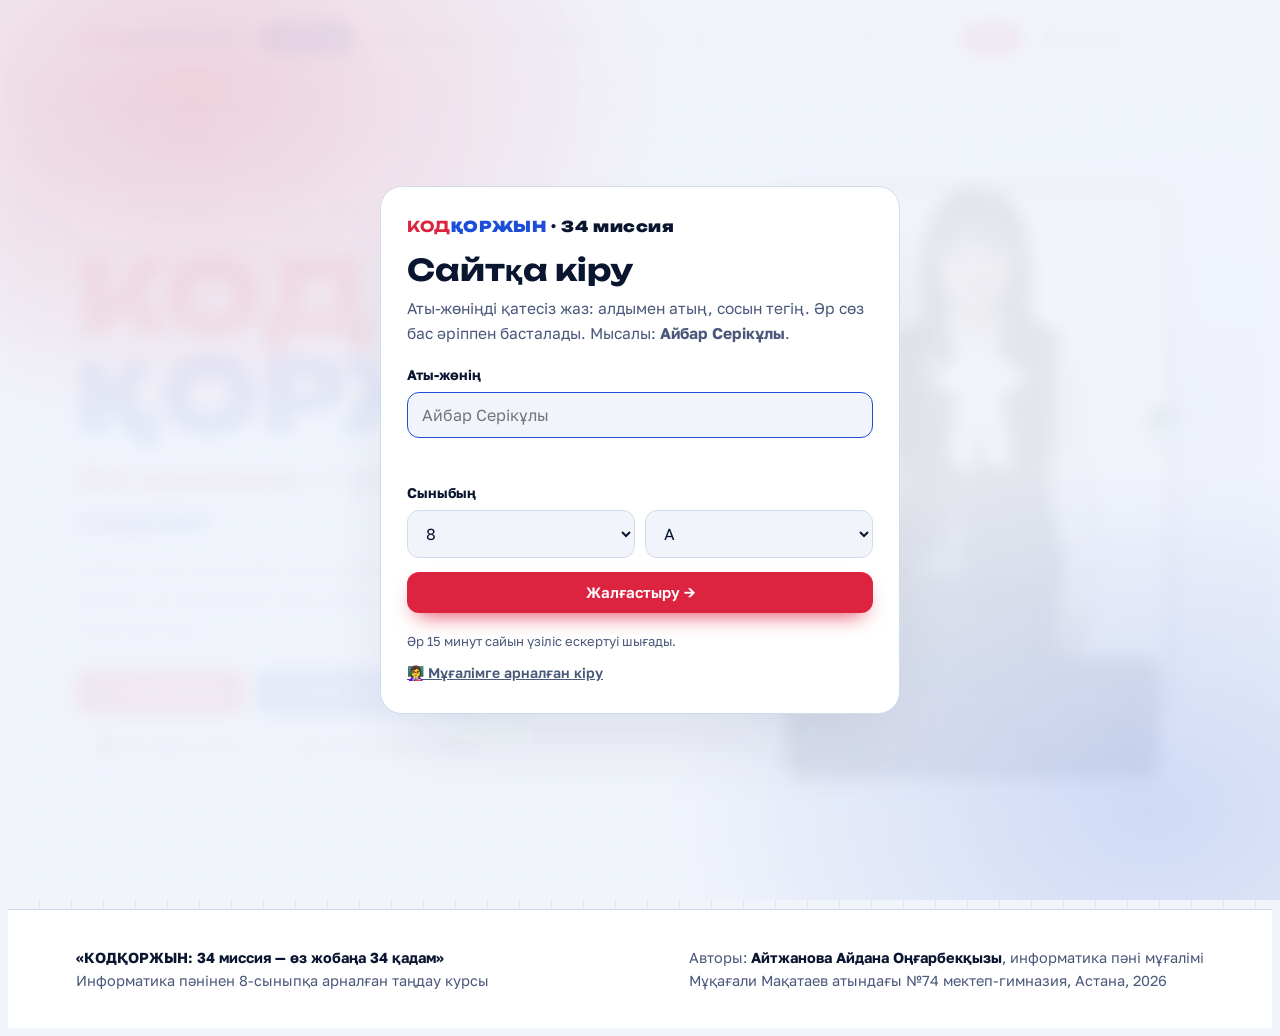
<file: index.html>
<!DOCTYPE html>
<html lang="kk">
<head>
<meta charset="utf-8">
<meta name="viewport" content="width=device-width, initial-scale=1, viewport-fit=cover">
<title>КОДҚОРЖЫН</title>
<meta name="claude:viewport-fit-sides" content="cover">
<link rel="preconnect" href="https://fonts.googleapis.com">
<link rel="preconnect" href="https://fonts.gstatic.com" crossorigin>
<link rel="stylesheet" href="https://fonts.googleapis.com/css2?family=Unbounded:wght@500;700;900&family=Golos+Text:wght@400;500;600;700&family=JetBrains+Mono:wght@400;600;700&display=swap">
<style>
/* Layout: терминал + жоба қоржыны. Тор қағаз фоны, қызыл/көк екі полюс, баспалдақпен көтерілетін 34 миссия. */
:root{
  --bg:#F1F4FB; --surface:#FFFFFF; --surface-2:#E6ECF9; --ink:#0A1530; --muted:#4A587A; --line:#D2DBEE;
  --blue:#1D4ED8; --blue-deep:#0B2A8F; --red:#DC2340; --red-deep:#A3122A;
  --code-bg:#0A1230; --code-ink:#E4EBFF; --code-dim:#8193C4; --code-str:#FF8A9A; --code-num:#7FB2FF; --code-kw:#FFC86B;
  --ok:#0F7A55; --ok-bg:#E1F4EC; --bad:#C01D36; --bad-bg:#FCE7EA;
  --glow-r:rgba(220,35,64,.16); --glow-b:rgba(29,78,216,.16); --shadow:rgba(10,21,48,.12);
  --emo-shadow:rgba(10,21,48,.35);
  --f-display:"Unbounded","Golos Text",system-ui,sans-serif;
  --f-body:"Golos Text",system-ui,-apple-system,"Segoe UI",Roboto,sans-serif;
  --f-mono:"JetBrains Mono",ui-monospace,"Cascadia Code",Consolas,monospace;
  --grad-rb:linear-gradient(90deg,var(--red),var(--blue));
  --r:14px;
}
@media (prefers-color-scheme: dark){:root:not([data-theme="light"]){
  --bg:#060B1C; --surface:#0D1631; --surface-2:#142049; --ink:#E8EDFB; --muted:#9BA9CC; --line:#223060;
  --blue:#5B8CFF; --blue-deep:#A9C1FF; --red:#FF4C62; --red-deep:#FF9AA7;
  --code-bg:#030716; --code-ink:#E4EBFF; --code-dim:#7686B5;
  --ok:#3FD49B; --ok-bg:#0C2C22; --bad:#FF6B7D; --bad-bg:#371120;
  --glow-r:rgba(255,76,98,.18); --glow-b:rgba(91,140,255,.2); --shadow:rgba(0,0,0,.45);
  --emo-shadow:rgba(0,0,0,.6); color-scheme:dark;
}}
:root[data-theme="dark"]{
  --bg:#060B1C; --surface:#0D1631; --surface-2:#142049; --ink:#E8EDFB; --muted:#9BA9CC; --line:#223060;
  --blue:#5B8CFF; --blue-deep:#A9C1FF; --red:#FF4C62; --red-deep:#FF9AA7;
  --code-bg:#030716; --code-ink:#E4EBFF; --code-dim:#7686B5;
  --ok:#3FD49B; --ok-bg:#0C2C22; --bad:#FF6B7D; --bad-bg:#371120;
  --glow-r:rgba(255,76,98,.18); --glow-b:rgba(91,140,255,.2); --shadow:rgba(0,0,0,.45);
  --emo-shadow:rgba(0,0,0,.6); color-scheme:dark;
}
[hidden]{display:none!important}
*{box-sizing:border-box}
html{scroll-behavior:smooth;scroll-padding-top:84px}
body{background:var(--bg);color:var(--ink);font-family:var(--f-body);font-size:17px;line-height:1.6;-webkit-font-smoothing:antialiased;overflow-x:hidden}
body::before{content:"";position:fixed;inset:0 0 auto;height:env(safe-area-inset-top,0px);z-index:60;background:var(--surface)}
h1,h2,h3,h4{font-family:var(--f-display);line-height:1.15;text-wrap:balance;margin:0}
p{margin:0}
a{color:var(--blue)}
code,pre,textarea.code{font-family:var(--f-mono)}
:focus-visible{outline:3px solid var(--blue);outline-offset:3px;border-radius:6px}
.wrap{max-width:1160px;margin:0 auto;padding-left:max(16px,env(safe-area-inset-left,0px));padding-right:max(16px,env(safe-area-inset-right,0px))}
.emo{display:inline-block;filter:drop-shadow(0 6px 8px var(--emo-shadow)) drop-shadow(0 0 1px var(--emo-shadow));font-style:normal;line-height:1}

/* ===== header ===== */
.top{position:sticky;top:env(safe-area-inset-top,0px);z-index:50;background:color-mix(in srgb,var(--surface) 88%,transparent);backdrop-filter:blur(12px);-webkit-backdrop-filter:blur(12px);border-bottom:1px solid var(--line)}
.top .wrap{display:flex;align-items:center;gap:16px;height:60px}
.brand{font-family:var(--f-display);font-weight:900;font-size:18px;letter-spacing:.02em;text-decoration:none;color:var(--ink);white-space:nowrap}
.brand b{color:var(--red)} .brand i{font-style:normal;color:var(--blue)}
.nav{display:flex;gap:4px;overflow-x:auto;scrollbar-width:none;flex:1;min-width:0}
.nav::-webkit-scrollbar{display:none}
.nav a{font-size:11px;font-weight:600;letter-spacing:.03em;text-decoration:none;color:var(--muted);padding:7px 6px;border-radius:999px;white-space:nowrap;transition:background .2s,color .2s}
.nav a:hover{color:var(--ink);background:var(--surface-2)}
.nav a.on{color:#fff;background:var(--blue)}
.progress{position:absolute;left:0;bottom:-1px;height:3px;width:100%;background:var(--grad-rb);transform-origin:0 50%;transform:scaleX(var(--p,0))}

/* ===== hero ===== */
.hero{position:relative;overflow:hidden;padding-block:48px 64px;
  background:
   radial-gradient(600px 380px at 8% 10%,var(--glow-r),transparent 70%),
   radial-gradient(700px 420px at 95% 40%,var(--glow-b),transparent 70%),
   repeating-linear-gradient(0deg,transparent 0 31px,color-mix(in srgb,var(--line) 55%,transparent) 31px 32px),
   repeating-linear-gradient(90deg,transparent 0 31px,color-mix(in srgb,var(--line) 55%,transparent) 31px 32px);}
.hero-grid{display:grid;grid-template-columns:minmax(0,1.2fr) minmax(0,.9fr);gap:48px;align-items:center}
.photo-card{position:relative;justify-self:center;width:min(100%,400px);animation:rise .9s cubic-bezier(.2,.8,.2,1) both}
.photo-frame{position:relative;border-radius:28px;padding:5px;background:conic-gradient(from var(--ang,0deg),var(--red),var(--blue),var(--red));animation:spin 8s linear infinite;box-shadow:0 30px 60px -20px var(--shadow)}
@property --ang{syntax:"<angle>";inherits:false;initial-value:0deg}
@keyframes spin{to{--ang:360deg}}
.photo-frame img{display:block;width:100%;aspect-ratio:560/1003;object-fit:cover;object-position:50% 18%;border-radius:24px;background:var(--surface);max-height:520px}
.author-chip{position:relative;white-space:pre;margin:-56px 14px 0;background:var(--code-bg);color:var(--code-ink);border-radius:14px;padding:12px 14px;font-family:var(--f-mono);font-size:12.5px;line-height:1.55;box-shadow:0 16px 30px -12px var(--shadow);overflow-x:auto}
.author-chip .fn{color:var(--code-dim)}
.author-chip .k{color:var(--code-num)} .author-chip .s{color:var(--code-str)}
.float{position:absolute;z-index:2;font-size:40px;animation:bob 4s ease-in-out infinite}
.float.f1{top:6%;left:-18px}.float.f2{top:36%;right:-16px;animation-delay:-1.3s}.float.f3{bottom:26%;left:-22px;animation-delay:-2.6s}
@keyframes bob{50%{transform:translateY(-12px) rotate(-6deg)}}
.eyebrow{display:inline-flex;gap:8px;align-items:center;font-size:13px;font-weight:600;letter-spacing:.08em;text-transform:uppercase;color:var(--muted);background:var(--surface);border:1px solid var(--line);padding:6px 12px;border-radius:999px}
.eyebrow .dot{width:8px;height:8px;border-radius:50%;background:var(--red);box-shadow:0 0 0 4px var(--glow-r);animation:pulse 1.6s infinite}
@keyframes pulse{50%{box-shadow:0 0 0 8px transparent}}
.title{font-weight:900;font-size:clamp(44px,8.4vw,104px);letter-spacing:-.01em;margin-top:18px;line-height:.95}
.title .a{color:var(--red)} .title .b{color:var(--blue)}
.title span{display:inline-block;animation:drop .8s cubic-bezier(.2,.9,.25,1.2) both}
.title .b{animation-delay:.12s}
@keyframes drop{from{transform:translateY(-30px);opacity:0}}
@keyframes rise{from{transform:translateY(30px);opacity:.0}}
.subtitle{font-family:var(--f-display);font-weight:700;font-size:clamp(20px,2.8vw,32px);margin-top:14px;line-height:1.25}
.subtitle em{font-style:normal;background:var(--grad-rb);-webkit-background-clip:text;background-clip:text;color:transparent}
.lead{color:var(--muted);max-width:56ch;margin-top:16px;font-size:18px}
.term{margin-top:26px;background:var(--code-bg);border-radius:var(--r);overflow:hidden;box-shadow:0 20px 40px -18px var(--shadow);max-width:560px}
.term-bar{display:flex;gap:7px;align-items:center;padding:10px 14px;background:color-mix(in srgb,var(--code-bg) 80%,#fff 6%)}
.term-bar i{width:11px;height:11px;border-radius:50%;background:var(--red)}
.term-bar i:nth-child(2){background:#F5B83D}.term-bar i:nth-child(3){background:var(--blue)}
.term-bar span{margin-left:auto;font-family:var(--f-mono);font-size:12px;color:var(--code-dim)}
.term pre{margin:0;padding:16px 18px 18px;color:var(--code-ink);font-size:15px;line-height:1.7;min-height:126px;white-space:pre-wrap;word-break:break-word}
.caret{display:inline-block;width:9px;height:1.1em;vertical-align:-3px;background:var(--red);animation:blink 1s steps(1) infinite}
@keyframes blink{50%{opacity:0}}
.stats{display:flex;flex-wrap:wrap;gap:10px 28px;margin-top:26px}
.stat b{display:block;font-family:var(--f-display);font-size:30px;font-weight:900;line-height:1}
.stat:nth-child(odd) b{color:var(--red)} .stat:nth-child(even) b{color:var(--blue)}
.stat span{font-size:13px;color:var(--muted);letter-spacing:.04em}
.cta{display:flex;flex-wrap:wrap;gap:12px;margin-top:28px}
.btn{appearance:none;border:0;cursor:pointer;font:600 15px/1 var(--f-body);padding:13px 20px;border-radius:12px;text-decoration:none;display:inline-flex;gap:8px;align-items:center;transition:transform .15s,box-shadow .2s,background .2s}
.btn:active{transform:translateY(1px) scale(.98)}
.btn.primary{background:var(--red);color:#fff;box-shadow:0 10px 22px -10px var(--red)}
.btn.primary:hover{box-shadow:0 14px 28px -10px var(--red);transform:translateY(-2px)}
.btn.blue{background:var(--blue);color:#fff;box-shadow:0 10px 22px -10px var(--blue)}
.btn.blue:hover{transform:translateY(-2px)}
.btn.ghost{background:var(--surface);color:var(--ink);border:1px solid var(--line)}
.btn.ghost:hover{border-color:var(--blue);color:var(--blue)}
.btn.sm{padding:9px 14px;font-size:14px;border-radius:10px}

/* ===== sections ===== */
section.sec{padding-block:72px;position:relative}
section.sec:nth-of-type(even){background:var(--surface)}
.sec-head{display:grid;grid-template-columns:auto 1fr;gap:6px 18px;align-items:end;margin-bottom:36px}
.sec-num{grid-row:span 3;font-family:var(--f-display);font-weight:900;font-size:clamp(56px,9vw,96px);line-height:.8;background:var(--grad-rb);-webkit-background-clip:text;background-clip:text;color:transparent;align-self:start}
.kicker{font-size:13px;font-weight:700;letter-spacing:.16em;color:var(--red)}
.sec-head h2{font-size:clamp(26px,3.6vw,42px)}
.sec-head p{color:var(--muted);max-width:62ch}
@keyframes peek{from{opacity:.45;transform:translateY(22px)}}
.reveal{animation:peek .7s both}
@supports (animation-timeline:view()){
  .reveal{animation:peek linear both;animation-timeline:view();animation-range:entry 0% entry 60%}
}
.grid{display:grid;gap:18px}
.g2{grid-template-columns:repeat(2,minmax(0,1fr))}
.g3{grid-template-columns:repeat(3,minmax(0,1fr))}
.g4{grid-template-columns:repeat(4,minmax(0,1fr))}
.card{background:var(--surface);border:1px solid var(--line);border-radius:var(--r);padding:22px;min-width:0}
section.sec:nth-of-type(even) .card{background:var(--bg)}
.card h3{font-size:18px;margin-bottom:8px}
.card p{color:var(--muted);font-size:15.5px}
.tag{display:inline-block;font:700 11px/1 var(--f-body);letter-spacing:.1em;text-transform:uppercase;padding:6px 9px;border-radius:999px;background:var(--surface-2);color:var(--blue)}
.tag.red{color:var(--red)}

/* ===== hook quiz ===== */
.hook-wrap{display:grid;grid-template-columns:minmax(0,1fr) minmax(0,1.1fr);gap:28px;align-items:start}
.big-q{font-family:var(--f-display);font-size:clamp(22px,3vw,34px);font-weight:700;line-height:1.25}
.big-q mark{background:none;color:var(--red)}
.facts{display:grid;gap:12px;margin-top:22px}
.fact{display:flex;gap:14px;align-items:flex-start;padding:14px 16px;border-radius:12px;background:var(--surface);border:1px solid var(--line)}
.fact .emo{font-size:30px}
.fact p{font-size:15.5px;color:var(--muted)} .fact b{color:var(--ink)}
.quiz{background:var(--code-bg);color:var(--code-ink);border-radius:18px;padding:22px;box-shadow:0 24px 50px -24px var(--shadow)}
.quiz-top{display:flex;justify-content:space-between;align-items:center;font-family:var(--f-mono);font-size:13px;color:var(--code-dim)}
.dots{display:flex;gap:6px}.dots i{width:22px;height:5px;border-radius:9px;background:#26325C;transition:background .3s}
.dots i.ok{background:#3FD49B}.dots i.no{background:#FF5C70}.dots i.cur{background:#7FB2FF}
.quiz pre{margin:16px 0;padding:16px;border-radius:12px;background:#ffffff0d;font-size:18px;color:#fff;white-space:pre-wrap}
.quiz .ask{font-weight:600;margin-bottom:12px}
.opts{display:grid;gap:10px}
.opt{all:unset;cursor:pointer;font-family:var(--f-mono);font-size:16px;padding:12px 16px;border-radius:10px;border:1px solid #2A3870;background:#ffffff08;color:var(--code-ink);transition:transform .15s,background .2s,border-color .2s}
.opt:hover{border-color:#7FB2FF;transform:translateX(4px)}
.opt:focus-visible{outline:3px solid #7FB2FF}
.opt.right{background:#0F3B2C;border-color:#3FD49B}
.opt.wrong{background:#3D1020;border-color:#FF5C70;animation:shake .4s}
@keyframes shake{25%{transform:translateX(-6px)}75%{transform:translateX(6px)}}
.quiz .why{margin-top:14px;font-size:15px;color:#C9D4F5;min-height:48px}
.quiz .why b{color:#fff}
.quiz-end{text-align:center;padding:18px 0}
.quiz-end .emo{font-size:64px;animation:pop .6s cubic-bezier(.2,.9,.3,1.5)}
@keyframes pop{from{transform:scale(.2) rotate(-30deg)}}

/* ===== concept ===== */
.chain{display:flex;flex-wrap:wrap;align-items:center;gap:10px;margin-bottom:30px}
.chain .node{display:flex;gap:10px;align-items:center;padding:12px 18px;border-radius:14px;background:var(--surface);border:1px solid var(--line);font-weight:700}
.chain .node .emo{font-size:26px}
.chain .arrow{flex:0 0 46px;height:4px;border-radius:4px;background:var(--grad-rb);background-size:200% 100%;animation:flow 2s linear infinite}
@keyframes flow{to{background-position:-200% 0}}
.concept{display:flex;flex-direction:column;gap:10px;transition:transform .25s,box-shadow .25s,border-color .25s}
.concept:hover{transform:translateY(-4px);box-shadow:0 18px 34px -20px var(--shadow);border-color:var(--blue)}
.concept .emo{font-size:34px}
.mini{margin:6px 0 0;padding:10px 12px;border-radius:10px;background:var(--code-bg);color:var(--code-ink);font-size:13.5px;line-height:1.55;overflow-x:auto;white-space:pre}
.mini .c{color:var(--code-dim)} .mini .s{color:var(--code-str)} .mini .n{color:var(--code-num)} .mini .k{color:var(--code-kw)}
.props{display:flex;flex-wrap:wrap;gap:10px;margin-top:8px}
.prop{padding:10px 14px;border-radius:12px;border:1px dashed var(--line);background:var(--surface);font-size:14.5px}
.prop b{color:var(--red)}
.order-game{margin-top:28px}
.order-list{display:flex;flex-wrap:wrap;gap:10px;margin-top:14px}
.order-list button{all:unset;cursor:pointer;padding:10px 14px;border-radius:10px;background:var(--surface);border:1.5px solid var(--line);font-weight:600;font-size:15px;transition:all .2s}
.order-list button:hover{border-color:var(--blue)}
.order-list button:focus-visible{outline:3px solid var(--blue)}
.order-list button.done{background:var(--ok-bg);border-color:var(--ok);color:var(--ok);cursor:default}
.order-list button.err{border-color:var(--bad);background:var(--bad-bg);animation:shake .4s}
.order-list button .n{display:inline-grid;place-items:center;width:22px;height:22px;border-radius:50%;background:var(--ok);color:#fff;font-size:12px;margin-right:6px}
.order-msg{margin-top:12px;font-weight:600;min-height:26px}

/* ===== structure / stairs ===== */
.stages{display:flex;flex-wrap:wrap;gap:8px;margin-bottom:18px}
.stage-pill{font-size:13px;font-weight:600;padding:7px 12px;border-radius:999px;border:1px solid var(--line);background:var(--bg);color:var(--muted)}
.stage-pill b{color:var(--ink)}
.stairs-box{overflow-x:auto;padding:8px 2px 4px;border-radius:var(--r)}
.stairs{display:flex;align-items:flex-end;gap:5px;min-width:820px;height:280px;padding-top:20px;position:relative}
.stairs::after{content:"";position:absolute;left:0;right:0;bottom:0;height:3px;border-radius:3px;background:var(--grad-rb)}
.step-btn{all:unset;cursor:pointer;flex:1;position:relative;border-radius:8px 8px 3px 3px;display:flex;align-items:flex-start;justify-content:center;padding-top:6px;color:#fff;font:700 12px/1 var(--f-mono);
  background:linear-gradient(180deg,var(--c1),var(--c2));box-shadow:inset 0 2px 0 rgba(255,255,255,.35);
  transform-origin:bottom;animation:grow .7s cubic-bezier(.2,.9,.3,1.15) both;animation-delay:calc(var(--i)*25ms);transition:filter .2s,transform .2s}
.step-btn:hover{filter:brightness(1.12);transform:translateY(-4px)}
.step-btn:focus-visible{outline:3px solid var(--ink);outline-offset:2px}
.step-btn.sel{outline:3px solid var(--ink);outline-offset:2px;transform:translateY(-6px)}
.step-btn.sel::before{content:"▲";position:absolute;bottom:-26px;color:var(--ink);font-size:12px}
@keyframes grow{from{transform:scaleY(.15)}}
.s-red{--c1:#FF5A6E;--c2:#B4142D}.s-blue{--c1:#4F86FF;--c2:#0E2E9A}
.mission-panel{margin-top:30px;display:grid;grid-template-columns:auto minmax(0,1fr);gap:22px;align-items:start;background:var(--bg);border:1px solid var(--line);border-radius:18px;padding:24px;position:relative;overflow:hidden}
.mission-panel::before{content:"";position:absolute;left:0;top:0;bottom:0;width:6px;background:linear-gradient(180deg,var(--red),var(--blue))}
.m-num{font-family:var(--f-display);font-weight:900;font-size:64px;line-height:.9;color:var(--blue)}
.m-num small{display:block;font-size:12px;letter-spacing:.14em;color:var(--muted);font-family:var(--f-body);font-weight:700;margin-top:6px}
.m-body h3{font-size:24px;margin:6px 0 10px}
.m-body ul{margin:0;padding-left:20px;color:var(--muted)}
.m-body li{margin:3px 0}
.m-res{margin-top:14px;padding:12px 14px;border-radius:12px;background:var(--surface);border:1px solid var(--line);font-size:15.5px}
.m-res b{color:var(--red)}
.m-nav{display:flex;gap:8px;margin-top:16px;flex-wrap:wrap}
.anim-in{animation:slide .45s cubic-bezier(.2,.8,.2,1)}
@keyframes slide{from{opacity:.0;transform:translateY(10px)}}

/* ===== process / lab ===== */
.pipeline{position:relative;display:grid;grid-template-columns:repeat(7,minmax(0,1fr));gap:8px;margin-bottom:40px}
.pipeline::before{content:"";position:absolute;left:4%;right:4%;top:27px;height:4px;border-radius:4px;background:linear-gradient(90deg,var(--red),var(--blue),var(--red),var(--blue));background-size:300% 100%;animation:flow 6s linear infinite}
.pipe{position:relative;text-align:center;font-size:13.5px;font-weight:600}
.pipe .ball{width:58px;height:58px;margin:0 auto 8px;border-radius:50%;display:grid;place-items:center;background:var(--surface);border:3px solid var(--blue);font-size:26px;transition:transform .2s}
.pipe:nth-child(odd) .ball{border-color:var(--red)}
.pipe:hover .ball{transform:scale(1.12) rotate(-6deg)}
.lab{display:grid;grid-template-columns:240px minmax(0,1fr);gap:20px;align-items:start}
.lab-tabs{display:flex;flex-direction:column;gap:6px;position:sticky;top:84px}
.lab-tab{all:unset;cursor:pointer;display:flex;gap:10px;align-items:center;padding:11px 12px;border-radius:12px;font-weight:600;font-size:15px;border:1px solid transparent;transition:background .2s}
.lab-tab .no{font:700 12px/1 var(--f-mono);width:28px;height:28px;border-radius:8px;display:grid;place-items:center;background:var(--surface-2);color:var(--blue);flex:none}
.lab-tab:hover{background:var(--surface-2)}
.lab-tab:focus-visible{outline:3px solid var(--blue)}
.lab-tab.on{background:var(--surface);border-color:var(--line);box-shadow:0 8px 20px -14px var(--shadow)}
.lab-tab.on .no{background:var(--red);color:#fff}
.lab-tab.done .no{background:var(--ok);color:#fff}
.lab-main{min-width:0}
.lab-head h3{font-size:26px;display:flex;gap:12px;align-items:center}
.lab-head h3 .emo{font-size:32px}
.lab-head p{color:var(--muted);margin-top:8px;max-width:64ch}
.rule{margin-top:12px;padding:10px 14px;border-radius:10px;background:var(--surface);border:1px solid var(--line);font-size:15px}
.rule b{color:var(--blue)}
.runner{margin-top:16px;border-radius:16px;overflow:hidden;background:var(--code-bg);box-shadow:0 22px 44px -26px var(--shadow)}
.runner-bar{display:flex;flex-wrap:wrap;gap:8px;align-items:center;justify-content:space-between;padding:10px 12px;border-bottom:1px solid #1C2852}
.runner-bar .fname{font:600 13px/1 var(--f-mono);color:var(--code-dim)}
.runner-bar .acts{display:flex;gap:8px;flex-wrap:wrap}
.runner textarea.code{display:block;width:100%;min-height:150px;resize:vertical;border:0;outline:0;background:transparent;color:var(--code-ink);font-size:15px;line-height:1.65;padding:16px 18px;tab-size:4;white-space:pre;overflow:auto}
.runner textarea.code:focus-visible{box-shadow:inset 0 0 0 2px #7FB2FF}
.inbox{display:flex;gap:10px;align-items:center;padding:10px 16px;border-top:1px dashed #23305E;flex-wrap:wrap}
.inbox label{font:600 12px/1.2 var(--f-mono);color:#FFC86B}
.inbox input{flex:1;min-width:160px;background:#ffffff0d;border:1px solid #2A3870;border-radius:8px;color:#fff;font:14px var(--f-mono);padding:8px 10px}
.out{border-top:1px solid #1C2852;padding:12px 18px 16px;min-height:64px;font:14.5px/1.6 var(--f-mono);color:#BFF5DA;white-space:pre-wrap;word-break:break-word;background:#00000033}
.out::before{content:"нәтиже ▸";display:block;font-size:11px;letter-spacing:.12em;color:var(--code-dim);margin-bottom:4px}
.out .err{color:#FF8A9A}
.out .hint{display:block;margin-top:8px;padding:8px 10px;border-radius:8px;background:#FFC86B1a;color:#FFD891;font-family:var(--f-body);font-size:14.5px}
.out .note{color:var(--code-dim);font-size:12.5px}
.task{margin-top:14px;display:flex;gap:12px;align-items:flex-start;padding:14px 16px;border-radius:12px;background:var(--surface);border:1px solid var(--line);border-left:5px solid var(--red)}
.task .emo{font-size:26px}
.task p{font-size:15.5px}
.lesson-flow{margin-top:44px}
.lesson-flow h3{font-size:20px;margin-bottom:16px}
.flow{display:grid;grid-template-columns:repeat(6,minmax(0,1fr));gap:10px;counter-reset:f}
.flow div{position:relative;padding:14px 12px 12px;border-radius:12px;background:var(--surface);border:1px solid var(--line);font-size:14px}
.flow div::before{counter-increment:f;content:counter(f);display:block;font:900 22px/1 var(--f-display);color:var(--blue);margin-bottom:6px}
.flow div:nth-child(odd)::before{color:var(--red)}
.flow b{display:block;font-size:14.5px}
.flow span{color:var(--muted);font-size:13px}

/* ===== link ===== */
.sci{display:flex;flex-direction:column;gap:10px}
.sci .head{display:flex;gap:12px;align-items:center}
.sci .head .emo{font-size:34px}
.sci .runner{margin-top:4px}
.sci .runner textarea.code{min-height:120px;font-size:14px}
.spheres{margin-top:34px;display:grid;grid-template-columns:repeat(4,minmax(0,1fr));gap:12px}
.sphere{all:unset;cursor:pointer;display:flex;flex-direction:column;gap:6px;padding:16px;border-radius:14px;background:var(--surface);border:1px solid var(--line);transition:transform .2s,border-color .2s}
.sphere:hover,.sphere[aria-expanded="true"]{transform:translateY(-3px);border-color:var(--red)}
.sphere:focus-visible{outline:3px solid var(--blue)}
.sphere .emo{font-size:30px}
.sphere b{font-size:15.5px}
.sphere span{font-size:13.5px;color:var(--muted)}
.links-map{margin-top:28px;display:grid;grid-template-columns:repeat(3,minmax(0,1fr));gap:14px}
.lm{padding:18px;border-radius:14px;background:linear-gradient(135deg,color-mix(in srgb,var(--red) 10%,var(--surface)),color-mix(in srgb,var(--blue) 10%,var(--surface)));border:1px solid var(--line)}
.lm b{display:block;font-family:var(--f-display);font-size:15px;margin-bottom:6px}
.lm p{font-size:14.5px;color:var(--muted)}

/* ===== apply ===== */
.pw-box{display:flex;flex-direction:column;gap:12px}
.pw-box input{width:100%;padding:13px 14px;border-radius:12px;border:1.5px solid var(--line);background:var(--surface);color:var(--ink);font:16px var(--f-mono)}
.pw-box input:focus{border-color:var(--blue);outline:none}
.meter{height:12px;border-radius:9px;background:var(--surface-2);overflow:hidden}
.meter i{display:block;height:100%;width:0;border-radius:9px;background:var(--grad-rb);transition:width .4s cubic-bezier(.2,.8,.2,1)}
.checks{display:grid;gap:6px;margin:0;padding:0;list-style:none;font-size:15px}
.checks li{display:flex;gap:8px;align-items:center;color:var(--muted)}
.checks li::before{content:"○";font-weight:700;color:var(--muted);width:18px}
.checks li.ok{color:var(--ok)} .checks li.ok::before{content:"✓";color:var(--ok)}
.pw-verdict{font-weight:700;font-family:var(--f-display);font-size:18px}
.warn{font-size:13.5px;color:var(--muted);padding:10px 12px;border-radius:10px;background:var(--bad-bg)}
.phish-msg{padding:16px;border-radius:14px;background:var(--surface);border:1px solid var(--line);font-size:15.5px;position:relative}
.phish-msg .from{font:600 12.5px/1 var(--f-mono);color:var(--muted);margin-bottom:8px;display:block}
.phish-btns{display:flex;gap:10px;margin-top:14px;flex-wrap:wrap}
.phish-res{margin-top:12px;font-size:15px;min-height:46px}
.phish-res.ok{color:var(--ok)} .phish-res.no{color:var(--bad)}
.idea{font-family:var(--f-display);font-size:20px;line-height:1.3;min-height:56px;margin:12px 0}
.idea-meta{font-size:14px;color:var(--muted)}
.roles{display:grid;grid-template-columns:repeat(5,minmax(0,1fr));gap:12px;margin-top:22px}
.role{text-align:center;padding:16px 12px;border-radius:14px;background:var(--surface);border:1px solid var(--line)}
.role .emo{font-size:36px;margin-bottom:8px;transition:transform .3s}
.role:hover .emo{transform:scale(1.2) rotate(8deg)}
.role b{display:block;font-size:14.5px}
.role span{font-size:13px;color:var(--muted)}
.tools{display:flex;flex-wrap:wrap;gap:8px;margin-top:10px}
.tools span{padding:8px 12px;border-radius:999px;background:var(--surface-2);font-size:14px;font-weight:600}

/* ===== difficulties ===== */
.bugs{display:grid;grid-template-columns:repeat(2,minmax(0,1fr));gap:18px}
.bug{display:flex;flex-direction:column;gap:10px}
.bug .head{display:flex;justify-content:space-between;gap:10px;align-items:center;flex-wrap:wrap}
.bug .err-name{font:700 13px/1 var(--f-mono);color:var(--bad);background:var(--bad-bg);padding:7px 10px;border-radius:8px}
.bug .runner{margin-top:0}
.bug .runner textarea.code{min-height:96px;font-size:14px}
.bug .fix{display:none;padding:12px 14px;border-radius:12px;background:var(--ok-bg);color:var(--ink);font-size:15px}
.bug.open .fix{display:block;animation:slide .4s}
.bug .fix b{color:var(--ok)}
.debug-algo{margin-top:34px;display:grid;grid-template-columns:repeat(5,minmax(0,1fr));gap:0;border-radius:16px;overflow:hidden;border:1px solid var(--line)}
.debug-algo div{padding:16px;background:var(--surface);border-right:1px solid var(--line);font-size:14.5px;position:relative}
.debug-algo div:last-child{border-right:0}
.debug-algo div::after{content:"";position:absolute;left:0;right:0;top:0;height:4px;background:var(--grad-rb);transform:scaleX(0);transform-origin:left;animation:fill 1s forwards;animation-delay:calc(var(--i)*.25s)}
@keyframes fill{to{transform:scaleX(1)}}
.debug-algo b{display:block;font-family:var(--f-display);font-size:14px;margin-bottom:4px}
.debug-algo span{color:var(--muted)}
.soft{margin-top:26px}

/* ===== summary ===== */
.sum-grid{display:grid;grid-template-columns:minmax(0,1.1fr) minmax(0,.9fr);gap:24px;align-items:start}
.bag-head{display:flex;gap:18px;align-items:center;margin-bottom:14px}
.ring{--v:0;width:92px;height:92px;border-radius:50%;flex:none;display:grid;place-items:center;background:conic-gradient(var(--red) calc(var(--v)*.5%),var(--blue) calc(var(--v)*1%),var(--surface-2) 0);transition:--v .5s}
@property --v{syntax:"<number>";inherits:true;initial-value:0}
.ring span{width:72px;height:72px;border-radius:50%;background:var(--surface);display:grid;place-items:center;font:900 18px/1 var(--f-display)}
.bag{list-style:none;margin:0;padding:0;display:grid;gap:8px}
.bag label{display:flex;gap:12px;align-items:center;padding:11px 14px;border-radius:12px;background:var(--bg);border:1px solid var(--line);cursor:pointer;font-size:15.5px;transition:border-color .2s,background .2s}
.bag input{width:20px;height:20px;accent-color:var(--red);flex:none}
.bag label:has(input:checked){border-color:var(--ok);background:var(--ok-bg)}
.bag-done{margin-top:12px;font-weight:700;color:var(--ok);min-height:26px}
.refl{display:grid;gap:12px}
.refl label{font-weight:700;font-size:15px;display:block;margin-bottom:6px}
.refl textarea{width:100%;min-height:64px;resize:vertical;padding:10px 12px;border-radius:10px;border:1.5px solid var(--line);background:var(--bg);color:var(--ink);font:15px var(--f-body)}
.refl textarea:focus{border-color:var(--blue);outline:none}
.criteria{margin-top:30px;display:flex;flex-wrap:wrap;gap:8px}
.criteria span{padding:8px 12px;border-radius:10px;border:1px solid var(--line);background:var(--bg);font-size:14px}
.finale{margin-top:48px;text-align:center;padding:44px 20px;border-radius:24px;color:#fff;background:linear-gradient(120deg,#B4142D,#DC2340 30%,#1D4ED8 70%,#0B2A8F);background-size:200% 200%;animation:shift 10s ease infinite;position:relative;overflow:hidden}
@keyframes shift{50%{background-position:100% 100%}}
.finale h3{font-size:clamp(24px,3.4vw,40px);color:#fff}
.finale p{opacity:.92;margin:12px auto 0;max-width:60ch}
.finale .emo{font-size:54px;margin-bottom:10px}
.finale code{background:#00000040;padding:3px 8px;border-radius:6px;font-size:15px}

/* ===== login / teacher / breaks ===== */
.who{display:flex;align-items:center;gap:8px;flex:none}
.who-chip{display:flex;align-items:center;gap:8px;padding:6px 10px;border-radius:999px;background:var(--surface-2);font-size:13px;font-weight:700;white-space:nowrap;max-width:220px;overflow:hidden;text-overflow:ellipsis}
.who-chip small{font:600 11px/1 var(--f-mono);color:var(--muted)}
.ov{position:fixed;inset:0;z-index:90;display:grid;place-items:center;overflow:auto;padding:max(20px,env(safe-area-inset-top,0px)) max(16px,env(safe-area-inset-right,0px)) 20px max(16px,env(safe-area-inset-left,0px));
  background:radial-gradient(700px 500px at 15% 10%,var(--glow-r),transparent 70%),radial-gradient(700px 500px at 90% 90%,var(--glow-b),transparent 70%),color-mix(in srgb,var(--bg) 94%,transparent);backdrop-filter:blur(8px);-webkit-backdrop-filter:blur(8px)}
.ov-box{width:min(520px,100%);background:var(--surface);border:1px solid var(--line);border-radius:22px;padding:28px 26px;box-shadow:0 40px 80px -30px var(--shadow);animation:rise .45s cubic-bezier(.2,.8,.2,1)}
.ov-box.wide{width:min(1100px,100%)}
.ov-box h2{font-size:clamp(22px,3vw,30px)}
.ov-box .lead2{color:var(--muted);margin:8px 0 18px;font-size:15.5px}
.ov-brand{font-family:var(--f-display);font-weight:900;font-size:15px;letter-spacing:.04em;margin-bottom:14px}
.ov-brand b{color:var(--red)} .ov-brand i{font-style:normal;color:var(--blue)}
.fld{margin-bottom:14px}
.fld label{display:block;font-weight:700;font-size:14px;margin-bottom:6px}
.fld input,.fld select{width:100%;padding:12px 14px;border-radius:12px;border:1.5px solid var(--line);background:var(--bg);color:var(--ink);font:16px var(--f-body)}
.fld input:focus,.fld select:focus{border-color:var(--blue);outline:none}
.fld input.bad{border-color:var(--bad)}
.fld .row2{display:grid;grid-template-columns:1fr 1fr;gap:10px}
.msg{min-height:22px;font-size:14px;font-weight:600;margin:-4px 0 12px}
.msg.bad{color:var(--bad)} .msg.ok{color:var(--ok)}
.msg button{all:unset;cursor:pointer;color:var(--blue);text-decoration:underline}
.confirm-card{padding:16px;border-radius:14px;background:var(--bg);border:1px solid var(--line);margin-bottom:16px}
.confirm-card b{display:block;font-family:var(--f-display);font-size:20px;margin-top:4px}
.ov-foot{display:flex;justify-content:space-between;align-items:center;gap:10px;flex-wrap:wrap;margin-top:6px}
.linkbtn{all:unset;cursor:pointer;font-size:14px;font-weight:600;color:var(--muted);text-decoration:underline}
.linkbtn:focus-visible{outline:2px solid var(--blue)}
.t-head{display:flex;justify-content:space-between;align-items:flex-start;gap:12px;flex-wrap:wrap;margin-bottom:16px}
.t-stats{display:flex;gap:10px;flex-wrap:wrap;margin-bottom:14px}
.t-stat{padding:10px 14px;border-radius:12px;background:var(--bg);border:1px solid var(--line);font-size:13px;color:var(--muted)}
.t-stat b{display:block;font:900 22px/1.1 var(--f-display);color:var(--ink)}
.t-tools{display:flex;gap:10px;flex-wrap:wrap;margin-bottom:12px}
.t-tools input,.t-tools select{padding:9px 12px;border-radius:10px;border:1.5px solid var(--line);background:var(--bg);color:var(--ink);font:14px var(--f-body)}
.t-wrap{overflow-x:auto;border:1px solid var(--line);border-radius:14px}
.t-table{width:100%;border-collapse:collapse;font-size:14px;min-width:820px}
.t-table th{text-align:left;font-size:11.5px;letter-spacing:.08em;text-transform:uppercase;color:var(--muted);padding:10px 12px;background:var(--bg);border-bottom:1px solid var(--line);white-space:nowrap}
.t-table td{padding:10px 12px;border-bottom:1px solid var(--line);vertical-align:middle;font-variant-numeric:tabular-nums}
.t-table tr:last-child td{border-bottom:0}
.dot{display:inline-block;width:10px;height:10px;border-radius:50%;margin-right:6px;vertical-align:middle}
.dot.on{background:#16b26a;box-shadow:0 0 0 4px rgba(22,178,106,.18)} .dot.mid{background:#f2b33d} .dot.off{background:#b9c1d4}
.mbar{display:flex;align-items:center;gap:8px;min-width:120px}
.mbar i{flex:1;height:8px;border-radius:8px;background:var(--surface-2);overflow:hidden;position:relative}
.mbar i span{position:absolute;inset:0 auto 0 0;background:var(--grad-rb);border-radius:8px}
.t-note{padding:14px 16px;border-radius:12px;background:var(--bad-bg);font-size:14.5px;margin-bottom:14px}
.t-note ol{margin:8px 0 0;padding-left:20px}
.brk-ico.emo{display:block}
.btn[disabled]{opacity:.45;cursor:not-allowed;box-shadow:none;transform:none}
.brk-ico{font-size:64px;text-align:center;animation:pop .6s cubic-bezier(.2,.9,.3,1.5)}
.brk-code{margin:14px 0;padding:12px 14px;border-radius:12px;background:var(--code-bg);color:var(--code-ink);font:14.5px/1.6 var(--f-mono);white-space:pre-wrap}
.brk-code .k{color:var(--code-kw)} .brk-code .c{color:var(--code-dim)}
.brk-steps{margin:0 0 16px;padding-left:22px;font-size:15.5px}
.brk-steps li{margin:4px 0}
.brk-timer{display:flex;align-items:center;gap:12px;margin-bottom:16px}
.brk-timer .tr{flex:1;height:10px;border-radius:10px;background:var(--surface-2);overflow:hidden}
.brk-timer .tr i{display:block;height:100%;background:var(--grad-rb);width:0}
.brk-timer b{font:900 20px/1 var(--f-mono);min-width:48px;text-align:right}
@media (max-width:640px){.t-lbl{display:none}.who-chip{max-width:130px}.who .btn{padding:8px 10px}.ov-box{padding:22px 18px}}
/* ===== practice / compiler ===== */
.pr{display:grid;grid-template-columns:280px minmax(0,1fr);gap:20px;align-items:start}
.pr-list{display:flex;flex-direction:column;gap:6px;position:sticky;top:84px;max-height:calc(100vh - 100px);overflow:auto;padding-right:4px}
.pr-lvl{font:700 11px/1 var(--f-body);letter-spacing:.14em;color:var(--muted);margin:10px 0 2px}
.pr-item{all:unset;cursor:pointer;display:flex;gap:10px;align-items:center;padding:10px 12px;border-radius:12px;border:1px solid transparent;font-size:14.5px;font-weight:600}
.pr-item:hover{background:var(--surface-2)}
.pr-item:focus-visible{outline:3px solid var(--blue)}
.pr-item.on{background:var(--bg);border-color:var(--line);box-shadow:0 8px 20px -14px var(--shadow)}
.pr-item .st{flex:none;width:26px;height:26px;border-radius:8px;display:grid;place-items:center;font:700 12px/1 var(--f-mono);background:var(--surface-2);color:var(--blue)}
.pr-item.done .st{background:var(--ok);color:#fff}
.pr-item.on .st{outline:2px solid var(--red)}
.pr-main{min-width:0;display:flex;flex-direction:column;gap:14px}
.pr-task{padding:18px 20px;border-radius:16px;background:var(--bg);border:1px solid var(--line)}
.pr-task h3{font-size:20px;margin:6px 0 8px}
.pr-task p{color:var(--muted);font-size:15.5px}
.pr-task .ex{margin-top:10px;display:flex;flex-wrap:wrap;gap:8px}
.pr-task .ex code{background:var(--surface-2);padding:6px 10px;border-radius:8px;font-size:13.5px;white-space:pre}
.ide{border-radius:16px;overflow:hidden;background:var(--code-bg);box-shadow:0 22px 44px -26px var(--shadow)}
.ide-bar{display:flex;flex-wrap:wrap;gap:8px;align-items:center;justify-content:space-between;padding:10px 12px;border-bottom:1px solid #1C2852}
.ide-bar .fname{font:600 13px/1 var(--f-mono);color:var(--code-dim)}
.ide-bar .acts{display:flex;gap:8px;flex-wrap:wrap}
.ide-bar .btn.ghost{background:transparent;color:var(--code-ink);border-color:#2A3870}
.ide-ed{display:grid;grid-template-columns:auto minmax(0,1fr)}
.ide-gut{padding:14px 8px 14px 14px;font:15px/1.65 var(--f-mono);color:#4E6A99;text-align:right;user-select:none;overflow:hidden;max-height:420px}
.ide-ed textarea{display:block;width:100%;min-height:220px;max-height:420px;resize:vertical;border:0;outline:0;background:transparent;color:var(--code-ink);font:15px/1.65 var(--f-mono);padding:14px 16px 14px 6px;white-space:pre;overflow:auto;tab-size:4}
.ide-ed:focus-within{box-shadow:inset 0 0 0 2px #7FB2FF}
.ide-in{display:flex;gap:10px;align-items:center;padding:10px 16px;border-top:1px dashed #23305E;flex-wrap:wrap}
.ide-in label{font:600 12px/1.3 var(--f-mono);color:#FFC86B}
.ide-in input{flex:1;min-width:160px;background:#ffffff0d;border:1px solid #2A3870;border-radius:8px;color:#fff;font:14px var(--f-mono);padding:8px 10px}
.ide-out{border-top:1px solid #1C2852;padding:12px 18px 16px;min-height:80px;max-height:280px;overflow:auto;font:14.5px/1.6 var(--f-mono);color:#BFF5DA;white-space:pre-wrap;word-break:break-word;background:#00000033}
.ide-out::before{content:"нәтиже ▸";display:block;font-size:11px;letter-spacing:.12em;color:var(--code-dim);margin-bottom:4px}
.ide-out .err{color:#FF8A9A}.ide-out .note{color:var(--code-dim)}
.ide-out .hint{display:block;margin-top:8px;padding:8px 10px;border-radius:8px;background:#FFC86B1a;color:#FFD891;font-family:var(--f-body);font-size:14.5px}
.tests{display:grid;gap:8px}
.test{display:grid;grid-template-columns:auto minmax(0,1fr);gap:4px 12px;padding:12px 14px;border-radius:12px;border:1px solid var(--line);background:var(--bg);font-size:14px}
.test .ic{grid-row:span 3;font-size:20px}
.test.ok{border-color:var(--ok);background:var(--ok-bg)}
.test.no{border-color:var(--bad);background:var(--bad-bg)}
.test code{font-size:13px;white-space:pre-wrap;word-break:break-word}
.test b{font-weight:700}
.win{padding:16px 18px;border-radius:14px;background:linear-gradient(120deg,var(--ok-bg),color-mix(in srgb,var(--blue) 12%,var(--surface)));border:1px solid var(--ok);font-weight:600;animation:slide .4s}
.res{margin-top:34px;display:grid;grid-template-columns:minmax(0,.9fr) minmax(0,1.1fr);gap:20px;align-items:start}
.res-stats{display:flex;gap:18px;align-items:center;flex-wrap:wrap}
.res-bars{display:grid;gap:10px;margin-top:16px}
.res-bar{display:grid;grid-template-columns:90px minmax(0,1fr) 44px;gap:10px;align-items:center;font-size:14px;font-weight:600}
.res-bar .tr{height:10px;border-radius:9px;background:var(--surface-2);overflow:hidden}
.res-bar .tr i{display:block;height:100%;border-radius:9px;background:var(--grad-rb);transition:width .5s}
.res-form{display:grid;grid-template-columns:repeat(2,minmax(0,1fr));gap:10px;margin-top:16px}
.res-form label{font-size:13px;font-weight:700;display:block;margin-bottom:4px}
.res-form input{width:100%;padding:10px 12px;border-radius:10px;border:1.5px solid var(--line);background:var(--bg);color:var(--ink);font:15px var(--f-body)}
.res-form input:focus{border-color:var(--blue);outline:none}
.res-table{width:100%;border-collapse:collapse;font-size:14.5px}
.res-table th{text-align:left;font-size:12px;letter-spacing:.08em;color:var(--muted);padding:8px 10px;border-bottom:1px solid var(--line)}
.res-table td{padding:9px 10px;border-bottom:1px solid var(--line)}
.res-table .yes{color:var(--ok);font-weight:700}.res-table .nope{color:var(--muted)}
.res-report{width:100%;min-height:120px;margin-top:12px;padding:10px 12px;border-radius:10px;border:1px solid var(--line);background:var(--bg);color:var(--ink);font:13px/1.5 var(--f-mono);resize:vertical}
@media (max-width:960px){.pr,.res{grid-template-columns:minmax(0,1fr)}.pr-list{position:static;max-height:none;flex-direction:row;overflow-x:auto;flex-wrap:nowrap}.pr-lvl{display:none}.pr-item{flex:none}}
@media (max-width:640px){.res-form{grid-template-columns:minmax(0,1fr)}}
/* ===== video lessons ===== */
.vids{display:grid;grid-template-columns:repeat(3,minmax(0,1fr));gap:18px;margin-bottom:30px}
.vcard{display:flex;flex-direction:column;gap:10px;min-width:0}
.vbox{position:relative;aspect-ratio:9/16;max-width:100%;border-radius:16px;overflow:hidden;background:#0A1B36;box-shadow:0 22px 44px -26px var(--shadow)}
.vbox video{display:block;width:100%;height:100%;object-fit:cover;background:#0A1B36}
.vplay{all:unset;cursor:pointer;position:absolute;inset:0;display:grid;place-items:center;background:linear-gradient(180deg,rgba(6,11,28,.15),rgba(6,11,28,.55))}
.vplay span{display:flex;align-items:center;gap:10px;padding:14px 22px;border-radius:999px;background:var(--red);color:#fff;font:700 16px/1 var(--f-body);box-shadow:0 12px 26px -10px var(--red);transition:transform .2s}
.vplay:hover span{transform:scale(1.06)}
.vplay:focus-visible span{outline:3px solid #fff;outline-offset:3px}
.vcard h4{font-family:var(--f-display);font-size:16px;margin:0}
.vcard p{font-size:14.5px;color:var(--muted)}
@media (max-width:960px){.vids{grid-template-columns:repeat(2,minmax(0,1fr))}}
@media (max-width:640px){.vids{grid-template-columns:minmax(0,1fr)}.vbox{width:min(100%,340px);margin:0 auto}}
/* ===== AI helper ===== */
.ai-steps{display:grid;grid-template-columns:repeat(3,minmax(0,1fr));gap:16px;margin-bottom:26px}
.ai-step{position:relative;padding:20px;border-radius:var(--r);background:var(--bg);border:1px solid var(--line)}
.ai-step .no{font:900 34px/1 var(--f-display);background:var(--grad-rb);-webkit-background-clip:text;background-clip:text;color:transparent}
.ai-step h3{font-size:17px;margin:8px 0 6px}
.ai-step p{font-size:15px;color:var(--muted)}
.ai-step .links{display:flex;gap:8px;flex-wrap:wrap;margin-top:12px}
.starter{background:var(--code-bg);color:var(--code-ink);border-radius:18px;overflow:hidden;box-shadow:0 22px 44px -26px var(--shadow)}
.starter-bar{display:flex;justify-content:space-between;align-items:center;gap:10px;flex-wrap:wrap;padding:12px 16px;border-bottom:1px solid #1C2852}
.starter-bar b{font-family:var(--f-display);font-size:14px;color:#fff}
.starter pre{margin:0;padding:16px 18px;max-height:260px;overflow:auto;white-space:pre-wrap;word-break:break-word;font:13.5px/1.6 var(--f-mono)}
.starter pre .sl{color:#FFC86B;font-weight:700}
.cmds{display:grid;grid-template-columns:repeat(3,minmax(0,1fr));gap:12px;margin-top:22px}
.cmd{display:flex;flex-direction:column;gap:8px;padding:16px;border-radius:14px;background:var(--bg);border:1px solid var(--line);transition:transform .2s,border-color .2s;min-width:0}
.cmd:hover{transform:translateY(-3px);border-color:var(--blue)}
.cmd .slash{font:700 17px/1 var(--f-mono);color:var(--red);display:flex;gap:8px;align-items:center}
.cmd .slash .emo{font-size:22px}
.cmd p{font-size:14.5px;color:var(--muted)}
.cmd code.ex{display:block;padding:9px 11px;border-radius:9px;background:var(--code-bg);color:var(--code-ink);font-size:13px;white-space:pre-wrap;word-break:break-word}
.cmd .btn{align-self:flex-start}
.howto{margin-top:22px;display:grid;grid-template-columns:minmax(0,1fr) minmax(0,1fr);gap:16px}
.chat{display:flex;flex-direction:column;gap:10px;padding:18px;border-radius:16px;background:var(--bg);border:1px solid var(--line)}
.bubble{max-width:88%;padding:10px 14px;border-radius:14px;font-size:14.5px;line-height:1.5;white-space:pre-wrap}
.bubble.me{align-self:flex-end;background:var(--blue);color:#fff;border-bottom-right-radius:4px;font-family:var(--f-mono);font-size:13.5px}
.bubble.ai{align-self:flex-start;background:var(--surface);border:1px solid var(--line);border-bottom-left-radius:4px}
.bubble.ai code{font-size:13px;background:var(--surface-2);padding:1px 5px;border-radius:5px}
.ready{display:grid;grid-template-columns:repeat(2,minmax(0,1fr));gap:14px;margin-top:22px}
.rp{display:flex;flex-direction:column;gap:10px;padding:18px;border-radius:14px;background:var(--bg);border:1px solid var(--line);min-width:0}
.rp .top{display:flex;justify-content:space-between;align-items:center;gap:10px;flex-wrap:wrap}
.rp h4{font-size:15.5px;display:flex;gap:8px;align-items:center}
.rp .txt{font-size:14.5px;line-height:1.55;white-space:pre-wrap;word-break:break-word;padding:12px;border-radius:10px;background:var(--surface);border:1px dashed var(--line)}
.rp .txt mark,.gen-out mark{background:color-mix(in srgb,var(--red) 16%,transparent);color:var(--red);border-radius:4px;padding:0 3px;font-weight:600}
.gen{display:grid;grid-template-columns:minmax(0,.95fr) minmax(0,1.05fr);gap:22px;margin-top:22px;align-items:start}
.gen-form{display:flex;flex-direction:column;gap:14px;padding:20px;border-radius:16px;background:var(--bg);border:1px solid var(--line)}
.gen-form label.l{font-weight:700;font-size:14.5px;display:block;margin-bottom:6px}
.gen-form input[type=text],.gen-form select{width:100%;padding:11px 12px;border-radius:10px;border:1.5px solid var(--line);background:var(--surface);color:var(--ink);font:15px var(--f-body)}
.gen-form input[type=text]:focus,.gen-form select:focus{border-color:var(--blue);outline:none}
.chips{display:flex;flex-wrap:wrap;gap:8px}
.chip{all:unset;cursor:pointer;padding:8px 12px;border-radius:999px;border:1.5px solid var(--line);background:var(--surface);font-size:14px;font-weight:600;transition:all .2s}
.chip:hover{border-color:var(--blue)}
.chip:focus-visible{outline:3px solid var(--blue)}
.chip[aria-pressed="true"]{background:var(--blue);border-color:var(--blue);color:#fff}
.gen-res{position:sticky;top:84px;display:flex;flex-direction:column;gap:12px}
.gen-out{padding:18px;border-radius:16px;background:var(--surface);border:1px solid var(--line);box-shadow:0 22px 44px -28px var(--shadow);display:flex;flex-direction:column;gap:10px}
.part{padding:10px 12px 10px 14px;border-radius:10px;background:var(--bg);border-left:4px solid var(--blue);font-size:14.5px;line-height:1.55;animation:slide .35s}
.part:nth-child(odd){border-left-color:var(--red)}
.part b{display:block;font:700 11px/1.4 var(--f-body);letter-spacing:.12em;text-transform:uppercase;color:var(--muted);margin-bottom:3px}
.gen-acts{display:flex;flex-wrap:wrap;gap:8px;align-items:center}
.gen-acts small{color:var(--muted);font-size:13px}
.copied{color:var(--ok);font-weight:700;font-size:14px;min-height:20px}
.formula{display:flex;flex-wrap:wrap;gap:6px;align-items:center;font-size:14px;font-weight:700}
.formula span{padding:6px 10px;border-radius:8px;background:var(--surface-2)}
.formula i{font-style:normal;color:var(--muted)}
.ai-rules{display:grid;grid-template-columns:repeat(5,minmax(0,1fr));gap:12px;margin-top:26px}
.ai-rule{padding:16px;border-radius:14px;background:var(--bg);border:1px solid var(--line)}
.ai-rule .emo{font-size:28px}
.ai-rule b{display:block;font-size:15px;margin:8px 0 4px}
.ai-rule p{font-size:13.5px;color:var(--muted)}
.subh{font-size:22px;margin-top:44px}
.subp{color:var(--muted);margin-top:6px;max-width:66ch}
@media (max-width:960px){.ai-steps,.howto,.gen,.ready{grid-template-columns:minmax(0,1fr)}.cmds{grid-template-columns:repeat(2,minmax(0,1fr))}.ai-rules{grid-template-columns:repeat(2,minmax(0,1fr))}.gen-res{position:static}}
@media (max-width:640px){.cmds,.ai-rules{grid-template-columns:minmax(0,1fr)}}

footer{padding-block:36px;border-top:1px solid var(--line);background:var(--surface)}
footer .wrap{display:flex;flex-wrap:wrap;gap:16px;justify-content:space-between;align-items:center;font-size:14.5px;color:var(--muted)}
footer b{color:var(--ink)}

/* ===== responsive ===== */
@media (max-width:960px){
  .hero-grid,.hook-wrap,.sum-grid{grid-template-columns:minmax(0,1fr)}
  .photo-card{order:-1;width:min(100%,320px)}
  .g3,.g4,.spheres{grid-template-columns:repeat(2,minmax(0,1fr))}
  .lab{grid-template-columns:minmax(0,1fr)}
  .lab-tabs{position:static;flex-direction:row;overflow-x:auto;padding-bottom:4px}
  .lab-tab{flex:none}
  .flow{grid-template-columns:repeat(3,minmax(0,1fr))}
  .roles{grid-template-columns:repeat(3,minmax(0,1fr))}
  .debug-algo{grid-template-columns:minmax(0,1fr)}
  .debug-algo div{border-right:0;border-bottom:1px solid var(--line)}
  .links-map{grid-template-columns:minmax(0,1fr)}
  .pipeline{grid-template-columns:repeat(4,minmax(0,1fr));row-gap:18px}
  .pipeline::before{display:none}
}
@media (max-width:640px){
  body{font-size:16px}
  .nav{display:none}
  .top .wrap{justify-content:space-between}
  .g2,.g3,.g4,.bugs,.spheres{grid-template-columns:minmax(0,1fr)}
  .flow{grid-template-columns:repeat(2,minmax(0,1fr))}
  .roles{grid-template-columns:repeat(2,minmax(0,1fr))}
  .mission-panel{grid-template-columns:minmax(0,1fr);padding:20px 18px 20px 22px}
  .m-num{font-size:44px}
  .sec-head{grid-template-columns:minmax(0,1fr)}
  .sec-num{grid-row:auto;font-size:52px}
  section.sec{padding-block:52px}
  .float{font-size:30px}
  .float.f1{left:-6px}.float.f2{right:-6px}.float.f3{left:-8px}
  .pipeline{grid-template-columns:repeat(4,minmax(0,1fr))}
  .pipe .ball{width:48px;height:48px;font-size:22px}
  .pipe{font-size:12px}
}
@media (prefers-reduced-motion:reduce){
  *,*::before,*::after{animation:none!important;transition:none!important}
  html{scroll-behavior:auto}
}
/* ===== Басты бет: тек курстың атауы мен автор. Қалған бөлімдер өз беттерінде (missions, kurs, komek, oyin). ===== */
section.sec,.hero .term,.hero .stats{display:none!important}
.hero{min-height:calc(100vh - 60px);min-height:calc(100dvh - 60px);display:flex;align-items:center}
.hero>.wrap{width:100%}
.nav a[aria-current]{color:#fff;background:var(--blue)}
</style>
</head>
<body>


<header class="top" id="top">
  <div class="wrap">
    <a class="brand" href="#hero"><b>КОД</b><i>ҚОРЖЫН</i></a>
    <nav class="nav" aria-label="Бөлімдер">
      <a href="index.html" aria-current="page">🏠 БАСТЫ БЕТ</a><a href="missions.html">🪜 34 БАСПАЛДАҚ</a><a href="kurs.html">📚 МАТЕРИАЛДАР</a><a href="sozdik.html">📖 СӨЗДІК</a><a href="komek.html">🧑‍🏫 ҰСТАЗДАН КӨМЕК</a><a href="oyin.html">🎮 ОЙЫН</a>
    </nav>
    <button class="btn ghost sm" id="themeBtn" type="button" aria-label="Тақырып түсін ауыстыру"><span class="emo" id="themeIco">🌙</span></button>
  </div>
  <div class="progress" id="progress"></div>
</header>

<!-- ============ HERO ============ -->
<section class="hero" id="hero">
  <div class="wrap hero-grid">
    <div>
      <span class="eyebrow"><span class="dot"></span>Информатика · 8-сынып · таңдау курсы</span>
      <h1 class="title"><span class="a">КОД</span><span class="b">ҚОРЖЫН</span></h1>
      <p class="subtitle"><em>34 миссия — өз жобаңа 34 қадам</em></p>
      <p class="lead">Python тілін қысқа әрі нақты кодтар арқылы үйрен. Әр сабақ бір миссия, ал әр миссия сенің жеке цифрлық жобаңа бір қадам жақындатады.</p>
      <div class="term" aria-label="Python терминалы">
        <div class="term-bar"><i></i><i></i><i></i><span>missiya_01.py</span></div>
        <pre id="typer" aria-live="off"></pre>
      </div>
      <div class="stats">
        <div class="stat"><b>34</b><span>миссия</span></div>
        <div class="stat"><b>6</b><span>кезең</span></div>
        <div class="stat"><b>34</b><span>сағат, аптасына 1</span></div>
        <div class="stat"><b>70%</b><span>практика</span></div>
      </div>
      <div class="cta">
        <a class="btn primary" href="missions.html"><span class="emo">🪜</span> 34 баспалдақ</a>
        <a class="btn blue" href="kurs.html"><span class="emo">📚</span> Сабақ материалдары</a>
        <a class="btn ghost" href="sozdik.html"><span class="emo">📖</span> Python сөздігі</a>
        <a class="btn ghost" href="komek.html"><span class="emo">🧑‍🏫</span> Ұстаздан көмек</a>
        <a class="btn ghost" href="oyin.html"><span class="emo">🎮</span> «Блок әлемі» ойыны</a>
      </div>
    </div>
    <figure class="photo-card" style="margin:0">
      <span class="float f1 emo" aria-hidden="true">🐍</span>
      <span class="float f2 emo" aria-hidden="true">💻</span>
      <span class="float f3 emo" aria-hidden="true">🔐</span>
      <div class="photo-frame"><img src="[data-uri]" alt="Айтжанова Айдана Оңғарбекқызы, информатика пәні мұғалімі"></div>
      <figcaption class="author-chip"><span class="fn"># author.py</span>
<span class="k">автор</span> = <span class="s">"Айтжанова Айдана Оңғарбекқызы"</span>
<span class="k">рөлі</span> = <span class="s">"информатика пәні мұғалімі"</span>
<span class="k">мектеп</span> = <span class="s">"Мұқағали Мақатаев атындағы
          №74 мектеп-гимназия"</span></figcaption>
    </figure>
  </div>
</section>

<!-- ============ 1. HOOK ============ -->
<section class="sec" id="hook">
  <div class="wrap">
    <div class="sec-head reveal">
      <span class="sec-num">01</span>
      <span class="kicker">ҚЫЗЫҚТЫРУ</span>
      <h2>Бір жол код — бір кішкентай сиқыр</h2>
      <p>Компьютер сенің айтқаныңды бұлжытпай орындайды. Тек оған түсінікті тілде сөйлеу керек. Алдымен өзіңді сынап көр.</p>
    </div>
    <div class="hook-wrap">
      <div class="reveal">
        <p class="big-q">Үш жол кодпен компьютерді <mark>есептетуге</mark>, <mark>сөйлетуге</mark> және <mark>шешім қабылдатуға</mark> бола ма?</p>
        <div class="facts">
          <div class="fact"><span class="emo">⚡</span><p><b>Python — ең оңай бастау.</b> Командалары ағылшынша қысқа сөздер: <code>print</code>, <code>if</code>, <code>for</code>.</p></div>
          <div class="fact"><span class="emo">🎯</span><p><b>Әр миссияның нақты нәтижесі бар.</b> Сабақ соңында сенде дайын код, кесте немесе жоспар болады.</p></div>
          <div class="fact"><span class="emo">🎒</span><p><b>Курс соңында өз жобаң дайын.</b> Барлық жұмысың «Жоба қоржынына» жиналып, 34-миссияда қорғалады.</p></div>
        </div>
      </div>
      <div class="quiz reveal" id="quiz" aria-live="polite"></div>
    </div>
  </div>
</section>

<!-- ============ 2. CONCEPT ============ -->
<section class="sec" id="concept">
  <div class="wrap">
    <div class="sec-head reveal">
      <span class="sec-num">02</span>
      <span class="kicker">КОНЦЕПЦИЯ</span>
      <h2>Мәселе → алгоритм → бағдарлама → жоба</h2>
      <p>Курстың негізгі идеясы: сен дайын цифрлық құралды тек қолданушы емессің, оны өзің жасай аласың. Бағдарламалау тілі осы жолдағы басты құралың.</p>
    </div>
    <div class="chain reveal" aria-label="Жоба тізбегі">
      <div class="node"><span class="emo">🔍</span>Мәселе</div><div class="arrow"></div>
      <div class="node"><span class="emo">🧭</span>Алгоритм</div><div class="arrow"></div>
      <div class="node"><span class="emo">🐍</span>Код</div><div class="arrow"></div>
      <div class="node"><span class="emo">🧪</span>Тест</div><div class="arrow"></div>
      <div class="node"><span class="emo">🏆</span>Жоба</div>
    </div>
    <div class="grid g3">
      <article class="card concept reveal"><span class="emo">🧭</span><h3>Алгоритм</h3><p>Нәтижеге жеткізетін нақты әрі реттелген қадамдар тізбегі. Тамақ пісіру рецепті де алгоритм.</p></article>
      <article class="card concept reveal"><span class="emo">🤖</span><h3>Орындаушы және команда</h3><p>Орындаушы — командаларды орындайтын объект: компьютер, робот, адам. Команда — оған берілетін нұсқау.</p><pre class="mini"><span class="k">print</span>(<span class="s">"Сәлем!"</span>)  <span class="c"># команда</span></pre></article>
      <article class="card concept reveal"><span class="emo">📦</span><h3>Айнымалы</h3><p>Атауы бар «қорап». Оның ішінде мән сақталады және ол өзгере алады.</p><pre class="mini">score = <span class="n">10</span>
score = score + <span class="n">5</span>   <span class="c"># енді 15</span></pre></article>
      <article class="card concept reveal"><span class="emo">🏷️</span><h3>Деректер типі</h3><p>Мәннің түрі: бүтін сан, бөлшек сан, мәтін немесе логикалық мән.</p><pre class="mini"><span class="n">14</span>      <span class="c"># int</span>
<span class="n">36.6</span>    <span class="c"># float</span>
<span class="s">"Алма"</span>  <span class="c"># str</span>
<span class="k">True</span>    <span class="c"># bool</span></pre></article>
      <article class="card concept reveal"><span class="emo">🔀</span><h3>Шарт (тармақталу)</h3><p>«Егер… онда… әйтпесе…». Бағдарлама жағдайға қарай екі жолдың бірін таңдайды.</p><pre class="mini"><span class="k">if</span> t > <span class="n">25</span>:
    <span class="k">print</span>(<span class="s">"Ыстық"</span>)
<span class="k">else</span>:
    <span class="k">print</span>(<span class="s">"Салқын"</span>)</pre></article>
      <article class="card concept reveal"><span class="emo">🔁</span><h3>Цикл (қайталану)</h3><p>Бір әрекетті қайта-қайта жазбай, қайталауды компьютерге тапсырамыз.</p><pre class="mini"><span class="k">for</span> i <span class="k">in</span> <span class="k">range</span>(<span class="n">3</span>):
    <span class="k">print</span>(<span class="s">"Алға!"</span>)</pre></article>
    </div>
    <div class="card reveal" style="margin-top:22px">
      <h3>Алгоритмнің 5 қасиеті</h3>
      <div class="props">
        <span class="prop"><b>Дискреттілік</b> — жеке қадамдарға бөлінеді</span>
        <span class="prop"><b>Түсініктілік</b> — орындаушыға түсінікті</span>
        <span class="prop"><b>Анықтылық</b> — әр қадам бір ғана мағынаға ие</span>
        <span class="prop"><b>Нәтижелілік</b> — соңында нәтиже береді</span>
        <span class="prop"><b>Жалпылық</b> — ұқсас есептердің бәріне жарайды</span>
      </div>
      <div class="order-game">
        <h3><span class="emo">🧩</span> Ойын: қадамдарды дұрыс ретпен бас</h3>
        <p style="color:var(--muted);font-size:15.5px;margin-top:4px">Тапсырма: Python-да бағдарлама жазып, іске қосу алгоритмін құрастыр.</p>
        <div class="order-list" id="orderList"></div>
        <div class="order-msg" id="orderMsg" aria-live="polite"></div>
        <button class="btn ghost sm" id="orderReset" type="button">Қайта бастау</button>
      </div>
    </div>
  </div>
</section>

<!-- ============ 3. STRUCTURE ============ -->
<section class="sec" id="structure">
  <div class="wrap">
    <div class="sec-head reveal">
      <span class="sec-num">03</span>
      <span class="kicker">ҚҰРЫЛЫМ</span>
      <h2>34 баспалдақ: 6 кезең, бір жоба</h2>
      <p>Әр баспалдақ бір миссия. Кез келген баспалдақты басып, сол миссияда не істейтініңді және қандай нәтиже алатыныңды көр.</p>
    </div>
    <div class="stages" id="stagePills"></div>
    <div class="stairs-box"><div class="stairs" id="stairs" role="list"></div></div>
    <div class="mission-panel" id="missionPanel" aria-live="polite"></div>
  </div>
</section>

<!-- ============ 4. PROCESS ============ -->
<section class="sec" id="process">
  <div class="wrap">
    <div class="sec-head reveal">
      <span class="sec-num">04</span>
      <span class="kicker">ПРОЦЕСС</span>
      <h2>Python зертханасы: 8 қысқа қадам</h2>
      <p>Кодты оқы, «Іске қос» батырмасын бас, нәтижені көр. Сосын кодты өзгертіп, қайта іске қос. Осылай үйрену ең жылдам жол.</p>
    </div>
    <div class="pipeline reveal" aria-label="Жобаның даму жолы">
      <div class="pipe"><div class="ball emo">🔍</div>Мәселе</div>
      <div class="pipe"><div class="ball emo">💡</div>Идея</div>
      <div class="pipe"><div class="ball emo">🧭</div>Алгоритм</div>
      <div class="pipe"><div class="ball emo">⌨️</div>Код</div>
      <div class="pipe"><div class="ball emo">🧪</div>Тест</div>
      <div class="pipe"><div class="ball emo">🛠️</div>Түзету</div>
      <div class="pipe"><div class="ball emo">🎤</div>Таныстыру</div>
    </div>
    <div class="lab">
      <div class="lab-tabs" id="labTabs" role="tablist" aria-label="Python қадамдары"></div>
      <div class="lab-main" id="labMain"></div>
    </div>
    <div class="lesson-flow reveal">
      <h3>Әр сабақ осылай өтеді</h3>
      <div class="flow">
        <div><b>Ұйымдастыру</b><span>қауіпсіздік ережесі, сабақ мақсаты</span></div>
        <div><b>Қызығушылықты ояту</b><span>проблемалық сұрақ, өмірлік жағдаят</span></div>
        <div><b>Жаңа білім</b><span>қысқа түсіндіру, код үлгісі</span></div>
        <div><b>Практика</b><span>жеке, жұптық, топтық миссия</span></div>
        <div><b>Тексеру</b><span>кодты іске қосу, тест, өзара бағалау</span></div>
        <div><b>Рефлексия</b><span>не үйрендім, келесі қадамым қандай</span></div>
      </div>
    </div>
  </div>
</section>

<!-- ============ 5. LINK ============ -->
<section class="sec" id="link">
  <div class="wrap">
    <div class="sec-head reveal">
      <span class="sec-num">05</span>
      <span class="kicker">БАЙЛАНЫС</span>
      <h2>Код жаратылыстану пәндерімен қалай байланысады?</h2>
      <p>Физикадағы формула, биологиядағы бақылау, экологиядағы өлшеу — бәрі деректер. Ал деректерді өңдеуді Python бірнеше жолмен орындайды.</p>
    </div>
    <div class="grid g3" id="sciGrid"></div>
    <div class="links-map">
      <div class="lm reveal"><b>Бағдарламалау ↔ Қауіпсіздік</b><p>Құпиясөздің беріктігін тексеретін бағдарламаны өзің жаза аласың. Код жазған адам цифрлық қауіпті тезірек таниды.</p></div>
      <div class="lm reveal"><b>Деректер ↔ Жоба</b><p>Жобаңдағы мәселені сандар дәлелдейді: кесте, орташа мән, диаграмма. Деректер жобаңды сенімді етеді.</p></div>
      <div class="lm reveal"><b>Информатика ↔ Мамандық</b><p>Дәрігер, агроном, инженер, қаржыгер — бәрі IT құралдарымен жұмыс істейді. Бүгінгі миссия ертеңгі кәсіпке қадам.</p></div>
    </div>
    <h3 style="margin-top:40px;font-size:22px" class="reveal">IT қай салаларда қолданылады? Басып көр</h3>
    <div class="spheres" id="spheres"></div>
  </div>
</section>

<!-- ============ 6. APPLY ============ -->
<section class="sec" id="apply">
  <div class="wrap">
    <div class="sec-head reveal">
      <span class="sec-num">06</span>
      <span class="kicker">ҚОЛДАНУ</span>
      <h2>Білгеніңді іске қос</h2>
      <p>Миссиялардан алған білім нақты өмірлік жағдайларда сыналады. Төмендегі үш тренажёр — сенің болашақ жобаңның шағын нұсқалары.</p>
    </div>
    <div class="grid g3">
      <div class="card pw-box reveal">
        <span class="tag red">24-миссия</span>
        <h3><span class="emo">🔐</span> Құпиясөз тексергіш</h3>
        <label for="pwIn" style="font-size:14.5px;color:var(--muted)">Ойдан шығарылған құпиясөз жаз:</label>
        <input id="pwIn" type="text" autocomplete="off" spellcheck="false" value="Kod2026!" maxlength="64">
        <div class="meter"><i id="pwBar"></i></div>
        <div class="pw-verdict" id="pwVerdict"></div>
        <ul class="checks" id="pwChecks"></ul>
        <p class="warn"><span class="emo">⚠️</span> Мұнда өзіңнің нақты құпиясөзіңді ешқашан жазба. Тек үлгі ойлап тап.</p>
      </div>
      <div class="card reveal">
        <span class="tag red">25-миссия</span>
        <h3 style="margin-top:10px"><span class="emo">🎣</span> Фишингті таны</h3>
        <p style="margin-bottom:12px">Хабарламаны оқы да, шешіміңді таңда.</p>
        <div class="phish-msg" id="phishMsg"></div>
        <div class="phish-btns">
          <button class="btn blue sm" type="button" data-ans="safe"><span class="emo">✅</span> Қауіпсіз</button>
          <button class="btn primary sm" type="button" data-ans="phish"><span class="emo">🚫</span> Қауіпті</button>
        </div>
        <div class="phish-res" id="phishRes" aria-live="polite"></div>
        <button class="btn ghost sm" type="button" id="phishNext">Келесі хабарлама →</button>
      </div>
      <div class="card reveal">
        <span class="tag">3-миссия</span>
        <h3 style="margin-top:10px"><span class="emo">💡</span> Жоба идеясының генераторы</h3>
        <p>Идея таппай жүрсең, батырманы бас.</p>
        <div class="idea" id="ideaText"></div>
        <div class="idea-meta" id="ideaMeta"></div>
        <button class="btn primary sm" type="button" id="ideaBtn" style="margin-top:14px"><span class="emo">🎲</span> Жаңа идея</button>
      </div>
    </div>
    <div class="card reveal" style="margin-top:22px">
      <span class="tag">29-миссия</span>
      <h3 style="margin-top:10px">Жобаңды қандай IT құралымен іске асырасың?</h3>
      <div class="tools"><span>📊 Презентация</span><span>🖼️ Инфографика</span><span>📈 Электрондық кесте</span><span>🌐 Веб-бет</span><span>🧪 Интерактивті модель</span><span>🐍 Бағдарламалық қосымша</span><span>🗄️ Деректер базасының үлгісі</span></div>
    </div>
    <h3 style="margin-top:36px;font-size:22px" class="reveal">Топтағы рөлдер</h3>
    <div class="roles">
      <div class="role reveal"><div class="emo">🧑‍💼</div><b>Үйлестіруші</b><span>жоспар мен мерзімді бақылайды</span></div>
      <div class="role reveal"><div class="emo">👩‍💻</div><b>Бағдарламашы</b><span>алгоритм мен кодты әзірлейді</span></div>
      <div class="role reveal"><div class="emo">🔎</div><b>Зерттеуші</b><span>ақпарат іздейді, дереккөзді тексереді</span></div>
      <div class="role reveal"><div class="emo">🎨</div><b>Дизайнер</b><span>өнімнің көрінісін, қорғауды ұйымдастырады</span></div>
      <div class="role reveal"><div class="emo">🐞</div><b>Тестілеуші</b><span>қате іздейді, кері байланыс береді</span></div>
    </div>
  </div>
</section>

<!-- ============ 7. DIFFICULTIES ============ -->
<section class="sec" id="hard">
  <div class="wrap">
    <div class="sec-head reveal">
      <span class="sec-num">07</span>
      <span class="kicker">ҚИЫНДЫҚТАР</span>
      <h2>Қате — жау емес, ұстаз</h2>
      <p>Кәсіби бағдарламашылар да күн сайын қате жібереді. Маңыздысы — қатені тез тауып, түзете білу. Әр кодты іске қосып, қате хабарламасын оқы, сосын «Түзету жолы» батырмасын бас.</p>
    </div>
    <div class="bugs" id="bugs"></div>
    <div class="debug-algo reveal">
      <div style="--i:0"><b>1. Оқы</b><span>Қате хабарламасының түрін және жол нөмірін оқы.</span></div>
      <div style="--i:1"><b>2. Тап</b><span>Сол жолды және оның алдындағы жолды тексер.</span></div>
      <div style="--i:2"><b>3. Түзет</b><span>Бір уақытта тек бір өзгеріс енгіз.</span></div>
      <div style="--i:3"><b>4. Қайта қос</b><span>Бағдарламаны қайта іске қосып көр.</span></div>
      <div style="--i:4"><b>5. Тестіле</b><span>Әртүрлі деректермен күтілген нәтижені салыстыр.</span></div>
    </div>
    <div class="grid g3 soft">
      <div class="card reveal"><h3><span class="emo">⏳</span> Уақыт жетпейді</h3><p>Жоба картасын жаса (6-миссия). Әр сабаққа бір ғана нақты мақсат қой: «бүгін тек енгізу бөлімін жазамын».</p></div>
      <div class="card reveal"><h3><span class="emo">🤝</span> Топта келіспеушілік</h3><p>Ережені алдын ала келісіңдер: әр пікірді тыңда, міндетті әділ бөл, сынды тұлғаға емес, жұмысқа айт.</p></div>
      <div class="card reveal"><h3><span class="emo">🧱</span> Идея тым үлкен</h3><p>Алдымен «міндетті минимумды» жаса: жұмыс істейтін ең қарапайым нұсқа. Қосымша мүмкіндіктерді кейін қос.</p></div>
    </div>
  </div>
</section>

<!-- ============ 8. AI HELPER ============ -->
<section class="sec" id="ai">
  <div class="wrap">
    <div class="sec-head reveal">
      <span class="sec-num">08</span>
      <span class="kicker">AI КӨМЕКШІ</span>
      <h2>Слеш командалар: ChatGPT пен Claude-ты ұстазға айналдыр</h2>
      <p>Слеш команда — «/» белгісінен басталатын қысқа сөз. Ол чат-ботқа не істеу керегін бір сөзбен айтады. Бұл командалар ChatGPT пен Claude-та өздігінен жоқ: оларды төмендегі бастапқы промт арқылы «үйретесің». Бір рет үйреткен соң, сол чатта қысқа командамен жұмыс істейсің.</p>
    </div>

    <h3 class="subh reveal" style="margin-top:0">🎬 Видеосабақтар: кодты дауыспен түсіндіру</h3>
    <p class="subp" style="margin-bottom:18px">Әр видеода код жол-жолымен орындалып, қазақ тілінде түсіндіріледі. «▶ Қосу» батырмасын бас.</p>
    <div class="vids">
      <div class="vcard reveal"><div class="vbox"><video id="vid1" preload="none" playsinline controls poster="[data-uri]" data-src="videos/v1.mp4"></video><button class="vplay" type="button" data-vid="vid1" aria-label="Айнымалы, енгізу, шығару видеосын қосу"><span>▶ Қосу</span></button></div><span class="tag red" style="align-self:flex-start">1-видео · Бастапқы</span><h4>Айнымалы, енгізу, шығару</h4><p>input, int, print · 31 секунд</p></div>
      <div class="vcard reveal"><div class="vbox"><video id="vid2" preload="none" playsinline controls poster="[data-uri]" data-src="videos/v2.mp4"></video><button class="vplay" type="button" data-vid="vid2" aria-label="Шарт пен цикл видеосын қосу"><span>▶ Қосу</span></button></div><span class="tag" style="align-self:flex-start">2-видео · Орташа</span><h4>Шарт пен цикл</h4><p>for, if, else · 29 секунд</p></div>
      <div class="vcard reveal"><div class="vbox"><video id="vid3" preload="none" playsinline controls poster="[data-uri]" data-src="videos/v3.mp4"></video><button class="vplay" type="button" data-vid="vid3" aria-label="Екілік іздеу видеосын қосу"><span>▶ Қосу</span></button></div><span class="tag red" style="align-self:flex-start">3-видео · Күрделі</span><h4>Екілік іздеу</h4><p>def, while, return · 34 секунд</p></div>
    </div>

    <div class="ai-steps">
      <div class="ai-step reveal"><div class="no">1</div><h3>Чатты аш</h3><p>ChatGPT немесе Claude сайтында жаңа чат аш. Сабақта мұғалімнің немесе ата-анаңның бақылауымен қолдан.</p>
        <div class="links"><a class="btn ghost sm" href="https://chatgpt.com" target="_blank" rel="noopener">ChatGPT ↗</a><a class="btn ghost sm" href="https://claude.ai" target="_blank" rel="noopener">Claude ↗</a></div></div>
      <div class="ai-step reveal"><div class="no">2</div><h3>Бастапқы промтты жібер</h3><p>Төмендегі промтты көшіріп, чатқа қой да, жібер. Чат-бот «Дайынмын» деп жауап береді. Енді ол барлық командаңды біледі.</p></div>
      <div class="ai-step reveal"><div class="no">3</div><h3>Командамен сұра</h3><p>Команданы, бос орынды, сосын тақырыпты немесе кодыңды жаз. Мысалы: <code>/түсіндір for циклі</code>. Жаңа чат ашсаң, 2-қадамды қайтала.</p></div>
    </div>

    <div class="starter reveal">
      <div class="starter-bar"><b><span class="emo">🧾</span> Бастапқы промт (бір рет жіберіледі)</b><span class="gen-acts"><span class="copied" id="starterOk" aria-live="polite"></span><button class="btn primary sm" type="button" id="starterCopy"><span class="emo">📋</span> Көшіру</button></span></div>
      <pre id="starterText"></pre>
    </div>

    <h3 class="subh reveal">12 слеш команда</h3>
    <p class="subp">Әр карточкадағы мысалды көшіріп, өз тақырыбыңа немесе кодыңа ауыстыр. Тік жақшадағы <code>[...]</code> бөлікті өзің толтырасың.</p>
    <div class="cmds" id="cmds"></div>

    <h3 class="subh reveal">Командалар қалай жұмыс істейді: мысал</h3>
    <div class="howto">
      <div class="chat reveal" aria-label="Чат мысалы 1">
        <div class="bubble me">/түсіндір for циклі</div>
        <div class="bubble ai">Цикл — бір әрекетті бірнеше рет қайталау. Мысалы, мұғалім 5 оқушының дәптерін бір-бірлеп тексереді.
<code>for i in range(5):</code>
<code>    print("Дәптер", i + 1)</code>
Сұрақ: range(5) қандай сандарды береді?</div>
        <div class="bubble me">0, 1, 2, 3, 4</div>
        <div class="bubble ai">Дұрыс! 5 саны кірмейді. 👍</div>
      </div>
      <div class="chat reveal" aria-label="Чат мысалы 2">
        <div class="bubble me">/қате
age = input("Жасың: ")
print(age + 1)</div>
        <div class="bubble ai">Қате 2-жолда: TypeError. input() мәтін қайтарады, ал мәтінге санды қосуға болмайды.
Кеңес: мәтінді санға айналдыратын функцияны еске түсір. Өзің түзетіп көрші!</div>
        <div class="bubble me">age = int(input("Жасың: "))</div>
        <div class="bubble ai">Тамаша, енді бағдарлама дұрыс жұмыс істейді! ✅</div>
      </div>
    </div>

    <h3 class="subh reveal">Миссияларға арналған дайын промттар</h3>
    <p class="subp">Қызыл белгіленген <mark style="background:none;color:var(--red);font-weight:700">[...]</mark> орынға өз жобаңның мәліметін жаз.</p>
    <div class="ready" id="ready"></div>

    <h3 class="subh reveal"><span class="emo">✨</span> Жаңашылдық промт генераторы</h3>
    <p class="subp">Жобаңа жаңа, ерекше мүмкіндік қосқың келе ме? Өрістерді толтыр, бағыттарды таңда. Промт бірден дайын болады. Ол жақсы промттың бес бөлігінен құралады:</p>
    <div class="formula reveal" style="margin-top:12px"><span>Рөл</span><i>+</i><span>Контекст</span><i>+</i><span>Тапсырма</span><i>+</i><span>Шектеулер</span><i>+</i><span>Формат</span></div>
    <div class="gen">
      <form class="gen-form" id="genForm" autocomplete="off">
        <div><label class="l" for="gName">Жобаның атауы</label><input type="text" id="gName" value="Сынып викторинасы" maxlength="80"></div>
        <div><label class="l" for="gWhat">Жобаң не істейді?</label><input type="text" id="gWhat" value="пән бойынша сұрақтар қойып, дұрыс жауаптарға ұпай санайды" maxlength="160"></div>
        <div><label class="l" for="gUser">Кімге арналған?</label><input type="text" id="gUser" value="8-сынып оқушыларына" maxlength="80"></div>
        <div><label class="l" for="gLevel">Python-да не білемін?</label>
          <select id="gLevel">
            <option value="0">Бастауыш: print, input, айнымалылар, арифметика</option>
            <option value="1" selected>Орта: + шарт (if) және циклдер (for, while)</option>
            <option value="2">Жоғары: + тізімдер, функциялар (def), random</option>
          </select></div>
        <div><span class="l" style="font-weight:700;font-size:14.5px;display:block;margin-bottom:6px">Жаңашылдық бағыты (бірнешеуін таңда)</span><div class="chips" id="gDirs"></div></div>
        <div><label class="l" for="gOut">Қандай жауап керек?</label>
          <select id="gOut">
            <option value="ideas">3 жаңашыл идея</option>
            <option value="plan">Енгізудің қадамдық жоспары</option>
            <option value="code">Шағын код үлгісі түсіндірмесімен</option>
            <option value="compare">Ұқсас қолданбалармен салыстыру</option>
          </select></div>
      </form>
      <div class="gen-res">
        <div class="gen-out" id="genOut" aria-live="polite"></div>
        <div class="gen-acts">
          <button class="btn primary sm" type="button" id="genCopy"><span class="emo">📋</span> Промтты көшіру</button>
          <a class="btn ghost sm" id="genGpt" href="https://chatgpt.com" target="_blank" rel="noopener">ChatGPT-да ашу ↗</a>
          <a class="btn ghost sm" id="genClaude" href="https://claude.ai/new" target="_blank" rel="noopener">Claude-та ашу ↗</a>
        </div>
        <div class="gen-acts"><span class="copied" id="genOk" aria-live="polite"></span><small id="genLen"></small></div>
      </div>
    </div>

    <div class="ai-rules">
      <div class="ai-rule reveal"><span class="emo">🧠</span><b>Автор — сенсің</b><p>AI кеңес береді, ал жобаны сен жасайсың. Түсінбеген кодты жобаңа қоспа.</p></div>
      <div class="ai-rule reveal"><span class="emo">✅</span><b>Әрқашан тексер</b><p>AI да қателеседі. Алған кодты іске қосып, тестіле (21-миссия).</p></div>
      <div class="ai-rule reveal"><span class="emo">🔒</span><b>Жеке дерек жазба</b><p>Аты-жөнің, мекенжайың, телефоның, құпиясөзің чатқа жазылмайды (23-миссия).</p></div>
      <div class="ai-rule reveal"><span class="emo">📎</span><b>Адал бол</b><p>Жоба қоржынында AI-ды қай жерде, қандай промтпен қолданғаныңды көрсет (9-миссия).</p></div>
      <div class="ai-rule reveal"><span class="emo">🔞</span><b>Жас шектеуін біл</b><p>ChatGPT 13 жастан (18-ге дейін ата-ана рұқсатымен), Claude 18 жастан. Сабақта мұғалімнің бақылауымен қолдан.</p></div>
    </div>
  </div>
</section>

<!-- ============ 9. PRACTICE ============ -->
<section class="sec" id="practice">
  <div class="wrap">
    <div class="sec-head reveal">
      <span class="sec-num">09</span>
      <span class="kicker">МЕНІҢ ПРАКТИКАЛЫҚ ЖҰМЫСТАРЫМ</span>
      <h2>Python компиляторы: өзің жаз, өзің тексер</h2>
      <p>Тапсырманы таңда, кодыңды жаз да, «▶ Іске қос» батырмасын бас. Дайын болсаң, «✓ Тексеру» батырмасы кодыңды бірнеше түрлі деректермен автоматты түрде сынайды. Барлық сынақтан өтсең, тапсырма «Менің нәтижелерім» кестесіне жазылады.</p>
    </div>
    <div class="pr">
      <nav class="pr-list" id="prList" aria-label="Практикалық жұмыстар"></nav>
      <div class="pr-main">
        <div class="pr-task" id="prTask" aria-live="polite"></div>
        <div class="ide">
          <div class="ide-bar"><span class="fname" id="prFile">main.py</span><span class="acts">
            <button class="btn ghost sm" type="button" id="prReset">↺ Бастапқы код</button>
            <button class="btn ghost sm" type="button" id="prHint">💡 Кеңес</button>
            <button class="btn blue sm" type="button" id="prRun">▶ Іске қос</button>
            <button class="btn primary sm" type="button" id="prCheck">✓ Тексеру</button></span></div>
          <div class="ide-ed"><div class="ide-gut" id="prGut" aria-hidden="true"></div><textarea id="prCode" spellcheck="false" autocapitalize="off" autocomplete="off" aria-label="Python коды"></textarea></div>
          <div class="ide-in"><label for="prIn">input() мәндері<br>(үтір арқылы)</label><input id="prIn" placeholder="мысалы: Айбар, 14" autocomplete="off"></div>
          <div class="ide-out" id="prOut" aria-live="polite"><span class="note">Кодыңды жаз да, «▶ Іске қос» бас.</span></div>
        </div>
        <div class="tests" id="prTests"></div>
      </div>
    </div>

    <div class="res" id="results">
      <div class="card reveal">
        <span class="tag red">МЕНІҢ НӘТИЖЕЛЕРІМ</span>
        <div class="res-stats" style="margin-top:14px">
          <div class="ring" id="prRing"><span id="prRingTxt">0/12</span></div>
          <div><h3 style="margin:0" id="prScore">0 ұпай</h3><p id="prRank">Алғашқы тапсырмаңды орында!</p></div>
        </div>
        <div class="res-bars" id="prBars"></div>
        <div class="res-form">
          <div><label for="prName">Аты-жөнім</label><input id="prName" placeholder="Мысалы: Айбар Серікұлы" autocomplete="off"></div>
          <div><label for="prClass">Сыныбым</label><input id="prClass" placeholder="8 «А»" autocomplete="off"></div>
        </div>
        <div class="cta" style="margin-top:14px"><button class="btn primary sm" type="button" id="prCopy">📋 Есепті көшіру</button><span class="copied" id="prCopied" aria-live="polite" style="color:var(--ok);font-weight:700;align-self:center"></span></div>
        <textarea class="res-report" id="prReport" readonly aria-label="Нәтижелер есебі"></textarea>
        <p style="font-size:13px;color:var(--muted);margin-top:8px">Есепті көшіріп, мұғаліміңе жібер. Нәтижелер тек осы құрылғыдағы браузерде сақталады.</p>
      </div>
      <div class="card reveal" style="overflow-x:auto">
        <h3>Орындалған жұмыстар</h3>
        <table class="res-table"><thead><tr><th>№</th><th>Тапсырма</th><th>Деңгей</th><th>Әрекет</th><th>Күйі</th></tr></thead><tbody id="prTable"></tbody></table>
        <button class="btn ghost sm" type="button" id="prClear" style="margin-top:14px">🗑️ Нәтижелерді тазалау</button>
        <span id="prClearAsk" hidden style="margin-left:8px;font-size:14px;font-weight:600">Сенімдісің бе? <button class="btn primary sm" type="button" id="prClearYes">Иә</button> <button class="btn ghost sm" type="button" id="prClearNo">Жоқ</button></span>
      </div>
    </div>
  </div>
</section>

<!-- ============ 10. FINAL ============ -->
<section class="sec" id="final">
  <div class="wrap">
    <div class="sec-head reveal">
      <span class="sec-num">10</span>
      <span class="kicker">ҚОРЫТЫНДЫ</span>
      <h2>Жоба қоржынын жина да, қорға</h2>
      <p>33-миссияда барлық материал бір портфолиоға жиналады, 34-миссияда жобаңды сыныпқа таныстырасың. Дайын бөліктерді белгілеп отыр: белгілерің осы құрылғыда сақталады.</p>
    </div>
    <div class="sum-grid">
      <div class="card reveal">
        <div class="bag-head">
          <div class="ring" id="ring"><span id="ringTxt">0/10</span></div>
          <div><h3 style="margin:0">Менің жоба қоржыным</h3><p>Барлығы 10 бөлім</p></div>
        </div>
        <ul class="bag" id="bag"></ul>
        <div class="bag-done" id="bagDone" aria-live="polite"></div>
      </div>
      <div class="card reveal">
        <h3><span class="emo">🪞</span> Рефлексия</h3>
        <p style="margin-bottom:14px">Әр сабақтың соңында үш сұраққа қысқа жауап бер.</p>
        <div class="refl">
          <div><label for="r1">Бүгін не үйрендім?</label><textarea id="r1" placeholder="Мысалы: for циклін қолдандым"></textarea></div>
          <div><label for="r2">Қандай қиындық болды?</label><textarea id="r2" placeholder="Мысалы: шегіністі ұмыттым"></textarea></div>
          <div><label for="r3">Келесі қадамым қандай?</label><textarea id="r3" placeholder="Мысалы: бағдарламаны тестілеймін"></textarea></div>
        </div>
      </div>
    </div>
    <h3 style="margin-top:36px;font-size:20px" class="reveal">Қорытынды жоба осы өлшемдермен бағаланады</h3>
    <div class="criteria reveal">
      <span>Мәселенің өзектілігі</span><span>Мақсат пен міндеттердің нақтылығы</span><span>Алгоритмнің логикалығы</span><span>Кодтың жұмыс істеуі</span><span>Деректерді дұрыс қолдану</span><span>Қауіпсіздік талаптары</span><span>Шығармашылық шешім</span><span>Тестілеу және түзету</span><span>Таныстыру мәдениеті</span><span>Рефлексияның мазмұны</span>
    </div>
    <div class="finale reveal">
      <div class="emo">🏆</div>
      <h3>34 қадамнан кейін сен — цифрлық өнімнің авторысың</h3>
      <p>Ең алғашқы командаң <code>print("Сәлем, әлем!")</code> болады. Ал соңғы миссияда өз мәселеңді шешетін жобаны сыныпқа таныстырасың.</p>
      <div class="cta" style="justify-content:center"><a class="btn ghost" href="#structure"><span class="emo">🪜</span> Баспалдаққа оралу</a></div>
    </div>
  </div>
</section>

<!-- LOGIN -->
<div class="ov" id="loginOv" hidden role="dialog" aria-modal="true" aria-labelledby="lgTitle">
  <div class="ov-box">
    <div class="ov-brand"><b>КОД</b><i>ҚОРЖЫН</i> · 34 миссия</div>
    <div id="lgStep1">
      <h2 id="lgTitle">Сайтқа кіру</h2>
      <p class="lead2">Аты-жөніңді қатесіз жаз: алдымен атың, сосын тегің. Әр сөз бас әріппен басталады. Мысалы: <b>Айбар Серікұлы</b>.</p>
      <form id="lgForm" novalidate>
        <div class="fld"><label for="lgName">Аты-жөнің</label><input id="lgName" autocomplete="off" autocapitalize="words" spellcheck="false" placeholder="Айбар Серікұлы" maxlength="60"></div>
        <div class="msg" id="lgMsg" aria-live="polite"></div>
        <div class="fld"><label for="lgNum">Сыныбың</label><div class="row2">
          <select id="lgNum"><option>7</option><option selected>8</option><option>9</option><option>10</option><option>11</option></select>
          <select id="lgLet" aria-label="Сынып әрпі"><option>А</option><option>Ә</option><option>Б</option><option>В</option><option>Г</option><option>Ғ</option><option>Д</option><option>Е</option></select>
        </div></div>
        <button class="btn primary" type="submit" style="width:100%;justify-content:center">Жалғастыру →</button>
      </form>
    </div>
    <div id="lgStep2" hidden>
      <h2>Дұрыс па?</h2>
      <p class="lead2">Мұғалім сені осы атпен көреді. Қате болса, түзет.</p>
      <div class="confirm-card"><span style="color:var(--muted);font-size:13px">Оқушы</span><b id="lgShow"></b><span id="lgShowCls" style="color:var(--muted);font-weight:600"></span></div>
      <div class="cta" style="margin-top:0"><button class="btn primary" type="button" id="lgYes">✓ Иә, кіру</button><button class="btn ghost" type="button" id="lgEdit">✎ Түзету</button></div>
    </div>
    <div class="ov-foot" style="margin-top:18px"><span style="font-size:13px;color:var(--muted)">Әр 15 минут сайын үзіліс ескертуі шығады.</span><button class="linkbtn" type="button" data-teacher>👩‍🏫 Мұғалімге арналған кіру</button></div>
  </div>
</div>

<!-- TEACHER -->
<div class="ov" id="teachOv" hidden role="dialog" aria-modal="true" aria-labelledby="tTitle">
  <div class="ov-box wide">
    <div class="t-head">
      <div><div class="ov-brand" style="margin:0 0 6px"><b>КОД</b><i>ҚОРЖЫН</i> · мұғалім</div><h2 id="tTitle">Оқушыларды бақылау панелі</h2></div>
      <button class="btn ghost sm" type="button" id="tClose">✕ Жабу</button>
    </div>
    <div id="tLogin">
      <p class="lead2">Мұғалім паролін енгізіңіз. Пароль Google Apps Script кодында орнатылады.</p>
      <form id="tForm" class="cta" style="margin:0 0 10px" novalidate><input id="tPin" type="password" autocomplete="off" placeholder="Пароль" aria-label="Мұғалім паролі" style="padding:12px 14px;border-radius:12px;border:1.5px solid var(--line);background:var(--bg);color:var(--ink);font:16px var(--f-body);min-width:200px"><button class="btn primary" type="submit">Кіру</button></form>
      <div class="msg" id="tMsg" aria-live="polite"></div>
    </div>
    <div id="tSetup" hidden></div>
    <div id="tBoard" hidden>
      <div class="t-stats" id="tStats"></div>
      <div class="t-tools"><input id="tSearch" placeholder="🔎 Оқушыны іздеу" aria-label="Оқушыны іздеу"><select id="tCls" aria-label="Сынып бойынша сүзу"><option value="">Барлық сынып</option></select><button class="btn ghost sm" type="button" id="tRefresh">↻ Жаңарту</button><span id="tUpd" style="font-size:13px;color:var(--muted);align-self:center"></span></div>
      <div class="t-wrap"><table class="t-table"><thead><tr><th>Күйі</th><th>Аты-жөні</th><th>Сынып</th><th>Қазір қай бөлімде</th><th>Миссия</th><th>Практика</th><th>Ұпай</th><th>Сайтта</th><th>Соңғы белсенділік</th></tr></thead><tbody id="tBody"></tbody></table></div>
      <p style="font-size:13px;color:var(--muted);margin-top:10px">🟢 соңғы 2 минутта белсенді · 🟡 10 минут ішінде · ⚪ одан бұрын. Кесте әр 30 секунд сайын өзі жаңарады.</p>
    </div>
  </div>
</div>

<!-- BREAK -->
<div class="ov" id="brkOv" hidden role="dialog" aria-modal="true" aria-labelledby="brkTitle">
  <div class="ov-box">
    <div class="brk-ico emo" id="brkIco">👀</div>
    <h2 id="brkTitle" style="text-align:center">Үзіліс уақыты!</h2>
    <p class="lead2" style="text-align:center" id="brkSub">Сен 15 минут компьютерде отырдың. Миыңа және көзіңе демалыс бер.</p>
    <div class="brk-code" id="brkCode"></div>
    <ol class="brk-steps" id="brkSteps"></ol>
    <div class="brk-timer"><span class="tr"><i id="brkBar"></i></span><b id="brkSec">30</b></div>
    <div class="cta" style="margin:0;justify-content:center"><button class="btn primary" type="button" id="brkDone" disabled>✓ Орындадым</button><button class="btn ghost sm" type="button" id="brkNext">↻ Басқа жаттығу</button></div>
  </div>
</div>

<footer>
  <div class="wrap">
    <div><b>«КОДҚОРЖЫН: 34 миссия — өз жобаңа 34 қадам»</b><br>Информатика пәнінен 8-сыныпқа арналған таңдау курсы</div>
    <div>Авторы: <b>Айтжанова Айдана Оңғарбекқызы</b>, информатика пәні мұғалімі<br>Мұқағали Мақатаев атындағы №74 мектеп-гимназия, Астана, 2026</div>
  </div>
</footer>

<script src="missions-data.js?v=3"></script>
<script>
(function(){
"use strict";
const $=(s,r=document)=>r.querySelector(s), $$=(s,r=document)=>[...r.querySelectorAll(s)];
const esc=s=>String(s).replace(/[&<>"]/g,c=>({"&":"&amp;","<":"&lt;",">":"&gt;",'"':"&quot;"}[c]));
const store={get(k,d){try{const v=localStorage.getItem(k);return v===null?d:JSON.parse(v)}catch(e){return d}},set(k,v){try{localStorage.setItem(k,JSON.stringify(v))}catch(e){}}};
const reduce=matchMedia("(prefers-reduced-motion: reduce)").matches;

/* ---------- theme ---------- */
const root=document.documentElement;
function isDark(){const t=root.getAttribute("data-theme");return t?t==="dark":matchMedia("(prefers-color-scheme: dark)").matches}
function syncIco(){$("#themeIco").textContent=isDark()?"☀️":"🌙"}
$("#themeBtn").addEventListener("click",()=>{root.setAttribute("data-theme",isDark()?"light":"dark");syncIco()});
syncIco();

/* ---------- scroll progress + nav ---------- */
const navLinks=$$(".nav a");const secs=navLinks.map(a=>$(a.getAttribute("href")));
function onScroll(){
  const h=document.documentElement.scrollHeight-innerHeight;
  $("#progress").style.setProperty("--p",h>0?Math.min(1,scrollY/h):0);
  let cur=-1;secs.forEach((s,i)=>{if(s&&s.getBoundingClientRect().top<innerHeight*.35)cur=i});
  navLinks.forEach((a,i)=>a.classList.toggle("on",i===cur));
}
addEventListener("scroll",onScroll,{passive:true});onScroll();

/* ---------- typer ---------- */
const lines=[["in",'print("Сәлем, 8-сынып!")'],["out","Сәлем, 8-сынып!"],["in","print(34 * 1, \"миссия\")"],["out","34 миссия"],["in",'print("Жобаңа дайынсың ба?")'],["out","Жобаңа дайынсың ба?"]];
const typer=$("#typer");
function renderStatic(){typer.innerHTML=lines.map(([t,s])=>t==="in"?'<span style="color:#7FB2FF">&gt;&gt;&gt; </span>'+esc(s):'<span style="color:#BFF5DA">'+esc(s)+"</span>").join("\n")+'\n<span style="color:#7FB2FF">&gt;&gt;&gt; </span><span class="caret"></span>'}
if(reduce){renderStatic()}else{
  let li=0,ci=0,html="";
  (function tick(){
    if(li>=lines.length){typer.innerHTML=html+'<span style="color:#7FB2FF">&gt;&gt;&gt; </span><span class="caret"></span>';setTimeout(()=>{li=0;ci=0;html="";tick()},4200);return}
    const [t,s]=lines[li];
    if(t==="out"){html+='<span style="color:#BFF5DA">'+esc(s)+"</span>\n";li++;typer.innerHTML=html+'<span class="caret"></span>';setTimeout(tick,500);return}
    ci++;typer.innerHTML=html+'<span style="color:#7FB2FF">&gt;&gt;&gt; </span>'+esc(s.slice(0,ci))+'<span class="caret"></span>';
    if(ci>=s.length){html+='<span style="color:#7FB2FF">&gt;&gt;&gt; </span>'+esc(s)+"\n";li++;ci=0;setTimeout(tick,380)}else setTimeout(tick,45+Math.random()*50);
  })();
}

/* ---------- 1. hook quiz ---------- */
const Q=[
 {code:'print("Ха" * 3)',ask:"Бұл код экранға не шығарады?",opts:["ХаХаХа","Ха * 3","Ха3"],a:0,why:"<b>Мәтінді санға көбейтсе</b>, Python оны сонша рет қайталайды."},
 {code:"print(7 // 2, 7 % 2)",ask:"Нәтиже қандай болады?",opts:["3.5 0","3 1","3 2"],a:1,why:"<b>//</b> — бүтін бөлігін, <b>%</b> — бөлгендегі қалдықты береді: 7 = 2 × 3 + 1."},
 {code:'print(len("Кодқоржын"))',ask:"len() функциясы нені санайды?",opts:["8","9","1"],a:1,why:"<b>len()</b> мәтіндегі таңбалар санын береді: К-о-д-қ-о-р-ж-ы-н, барлығы 9."},
 {code:"x = 5\nx = x + 3\nprint(x)",ask:"x айнымалысының соңғы мәні қандай?",opts:["5","53","8"],a:2,why:"<b>Айнымалы мәні өзгереді:</b> алдымен 5, сосын 5 + 3 = 8."}
];
let qi=0,score=0,res=[];
function drawQuiz(){
  const box=$("#quiz");
  const dots=Q.map((_,i)=>`<i class="${res[i]===true?"ok":res[i]===false?"no":i===qi?"cur":""}"></i>`).join("");
  if(qi>=Q.length){
    const msg=score===Q.length?["🏆","Керемет! Сен нағыз бағдарламашы сияқты ойлайсың."]:score>=2?["🚀","Жақсы бастама! Миссиялар сені одан әрі жетілдіреді."]:["🌱","Бастау осылай болады. 34 миссиядан кейін бұл сұрақтар оңай болады."];
    box.innerHTML=`<div class="quiz-top"><span>quiz.py</span><span class="dots">${dots}</span></div><div class="quiz-end"><div class="emo">${msg[0]}</div><h3 style="color:#fff;margin:10px 0 6px">${score} / ${Q.length} дұрыс</h3><p style="color:#C9D4F5">${msg[1]}</p><button class="btn primary sm" type="button" id="qAgain" style="margin-top:16px">Қайта ойнау</button></div>`;
    $("#qAgain").onclick=()=>{qi=0;score=0;res=[];drawQuiz()};return;
  }
  const q=Q[qi];
  box.innerHTML=`<div class="quiz-top"><span>Болжа · ${qi+1}/${Q.length}</span><span class="dots">${dots}</span></div><pre>${esc(q.code)}</pre><div class="ask">${q.ask}</div><div class="opts">${q.opts.map((o,i)=>`<button class="opt" type="button" data-i="${i}">${esc(o)}</button>`).join("")}</div><div class="why" id="qWhy"></div>`;
  $$(".opt",box).forEach(b=>b.onclick=()=>{
    if(box.dataset.lock==="1")return;box.dataset.lock="1";
    const i=+b.dataset.i,ok=i===q.a;res[qi]=ok;if(ok)score++;
    b.classList.add(ok?"right":"wrong");if(!ok)$$(".opt",box)[q.a].classList.add("right");
    $("#qWhy").innerHTML=(ok?"✅ Дұрыс! ":"❌ Қате. ")+q.why;
    setTimeout(()=>{box.dataset.lock="0";qi++;drawQuiz()},2100);
  });
}
drawQuiz();

/* ---------- 2. order game ---------- */
const steps=["Компьютерді қос","Python ортасын аш","Код жаз","Файлды сақта","Іске қос","Нәтижені тексер"];
let nextStep=0;
function drawOrder(){
  nextStep=0;$("#orderMsg").textContent="";
  const sh=steps.map((s,i)=>({s,i})).sort(()=>Math.random()-.5);
  $("#orderList").innerHTML=sh.map(o=>`<button type="button" data-i="${o.i}">${o.s}</button>`).join("");
  $$("#orderList button").forEach(b=>b.onclick=()=>{
    if(b.classList.contains("done"))return;
    if(+b.dataset.i===nextStep){b.classList.add("done");b.innerHTML=`<span class="n">${nextStep+1}</span>`+b.textContent;nextStep++;
      if(nextStep===steps.length){$("#orderMsg").innerHTML='<span class="emo">🎉</span> Тамаша! Сен алгоритм құрдың: әр қадам нақты, реті дұрыс, соңында нәтиже бар.'}}
    else{b.classList.remove("err");void b.offsetWidth;b.classList.add("err");$("#orderMsg").textContent="Бұл қадам әзірге ерте. Ойлан: алдымен не істеу керек?"}
  });
}
$("#orderReset").onclick=drawOrder;drawOrder();

/* ---------- 3. missions ---------- */
const STAGES=window.KK_STAGES||[
 {r:"I",n:"Идея және мәселе қою",from:1,to:5},
 {r:"II",n:"Жоспарлау және ақпаратпен жұмыс",from:6,to:10},
 {r:"III",n:"Алгоритмдеу және бағдарламалау негіздері",from:11,to:22},
 {r:"IV",n:"Компьютерлік қауіпсіздік және цифрлық жауапкершілік",from:23,to:28},
 {r:"V",n:"Жобаны IT арқылы іске асыру",from:29,to:32},
 {r:"VI",n:"Қорғау және рефлексия",from:33,to:34}
];
const M=window.KK_MISSIONS?KK_MISSIONS.map(m=>[m.t,m.goals,m.res,m.e,m.demo.split("\n").slice(0,4).join("\n")]):[
 ["Менің цифрлық әлемім",["Информатиканың адам өміріндегі рөлін талқылау.","Ақпараттық технологиялардың қолданылу мысалдарын анықтау.","Жоба тақырыптарының тізімін жасау."],"IT қолданылатын кемінде үш саланы атайсың.","🌍"],
 ["Мәселені тап",["Мектеп, отбасы немесе қоғам өміріндегі шешуді қажет ететін мәселені анықтау.","«Кім үшін?», «Қандай мәселе?», «Қалай шешуге болады?» сұрақтарына жауап беру."],"Жобаның бастапқы мәселесі тұжырымдалады.","🔍"],
 ["Жоба идеясын таңда",["Бірнеше идеяны салыстыру.","Идеяны өзектілігі, орындалу мүмкіндігі және пайдалылығы бойынша бағалау."],"Жоба тақырыбы таңдалады.","💡"],
 ["Пайдаланушыны түсін",["Жобаның мақсатты аудиториясын анықтау.","Пайдаланушының қажеттіліктерін зерттеу."],"Мақсатты пайдаланушының сипаттамасы жасалады.","👥"],
 ["Жобаның мақсаты",["Жобаның мақсаты мен міндеттерін жазу.","Күтілетін нәтижелерді анықтау."],"Жоба паспортының алғашқы нұсқасы әзірленеді.","🎯"],
 ["Жоба картасы",["Жоба кезеңдерін ретімен орналастыру.","Орындау мерзімін белгілеу.","Әр кезеңге жауапты адамды анықтау."],"Жоба жоспары құрылады.","🗺️"],
 ["Ақпаратты ізде",["Іздеу жүйелерін тиімді пайдалану.","Сұранысты нақты құрастыру.","Сенімді ақпарат көздерін ажырату."],"Жобаға қажетті дереккөздер тізімі жасалады.","🌐"],
 ["Ақпаратты тексер",["Ақпараттың авторын, жарияланған уақытын және мақсатын анықтау.","Бір ақпаратты бірнеше дереккөзбен салыстыру."],"Сенімді және күмәнді ақпараттың айырмашылығын түсіндіресің.","🧐"],
 ["Авторлық құқықты сақта",["Мәтін, сурет, бейне және дыбысты заңды пайдалану талаптарын талқылау.","Дереккөзді көрсету тәсілдерін үйрену."],"Жобадағы материалдарға сілтеме жасалады.","©️"],
 ["Деректерді ретте",["Ақпаратты кесте, тізім, диаграмма немесе сызба түрінде ұсыну.","Қажетті және артық деректерді ажырату."],"Жобаға арналған бастапқы деректер жиынтығы жасалады.","📊"],
 ["Алгоритм деген не?",["Алгоритмнің қасиеттерін түсіндіру.","Күнделікті өмірдегі алгоритмдерге мысал келтіру.","Командаларды дұрыс ретке келтіру."],"Қарапайым алгоритмді сөзбен немесе сызба арқылы бересің.","🧭"],
 ["Орындаушы және командалар",["Орындаушы ұғымын түсіндіру.","Командалар жүйесін анықтау.","Алгоритмнің нәтижесін болжау."],"Орындаушыға арналған нұсқаулық құрылады.","🤖"],
 ["Блок-схема құрастыр",["Блок-схема элементтерін пайдалану.","Процестің басталуын, әрекетті, шартты және аяқталуын белгілеу."],"Жоба алгоритмінің блок-схемасы жасалады.","🔷"],
 ["Айнымалылар әлемі",["Айнымалы ұғымын түсіндіру.","Мәнді енгізу, сақтау және өзгерту.","Деректер типтерін ажырату."],"Жобаға қажетті айнымалылар анықталады.","📦",'name = "Айдана"\nage = 14'],
 ["Енгізу және шығару",["Пайдаланушыдан дерек енгізу.","Нәтижені экранға шығару.","Қарапайым есептерді бағдарламалау."],"Енгізу және шығару командалары бар шағын бағдарлама жасалады.","⌨️",'name = input("Атың? ")\nprint("Сәлем,", name)'],
 ["Арифметикалық амалдар",["Қосу, азайту, көбейту, бөлу амалдарын қолдану.","Есептеу нәтижесін тексеру."],"Есептеу жүргізетін бағдарлама құрылады.","➗","print(18 + 6, 18 * 6, 18 / 6)"],
 ["Шартты таңда",["Шарт ұғымын түсіндіру.","«Егер… онда… әйтпесе…» құрылымын қолдану.","Логикалық өрнектерді пайдалану."],"Кемінде бір шарты бар бағдарлама жасалады.","🔀",'if ball >= 50:\n    print("Өтті")\nelse:\n    print("Қайта тапсыр")'],
 ["Қайталауды ұйымдастыр",["Циклдің қызметін түсіндіру.","Қайталау санын немесе шартын анықтау.","Қайталанатын әрекеттерді оңтайландыру."],"Цикл қолданылған бағдарлама құрылады.","🔁",'for i in range(3):\n    print("*" * (i + 1))'],
 ["Кодты түсінікті жаз",["Айнымалыларға мағыналы атау беру.","Код құрылымын сақтап жазу.","Түсіндірме жазбаларды (комментарий) пайдалану."],"Код оқуға ыңғайлы түрде рәсімделеді.","✍️","# оқушының орташа бағасы\naverage = total / count"],
 ["Қатені тап",["Синтаксистік, логикалық және орындау қателерін ажырату.","Қатені іздеу алгоритмін қолдану."],"Бағдарламадағы кемінде бір қате табылып, түзетіледі.","🐞",'print("Сәлем)   # тырнақша жетпейді'],
 ["Бағдарламаны тестіле",["Әртүрлі бастапқы деректерді енгізу.","Күтілетін және нақты нәтижені салыстыру.","Тестілік жағдайларды құру."],"Тестілеу кестесі толтырылады.","🧪"],
 ["Кодты жетілдір",["Бағдарламаның жұмысын жеңілдету және түсініктілігін арттыру.","Қайталанатын әрекеттерді қысқарту.","Пайдаланушыға түсінікті нұсқаулық қосу."],"Бағдарламаның жетілдірілген нұсқасы дайындалады.","⚙️","def area(a, b):\n    return a * b"],
 ["Жеке деректерді қорға",["Жеке деректер ұғымын түсіндіру.","Жеке ақпаратты ашық жариялаудың қауіптерін талқылау.","Қандай ақпаратты жариялауға болмайтынын анықтау."],"Жеке деректерді қорғау ережелері жасалады.","🛡️"],
 ["Қауіпсіз құпиясөз құрастыр",["Күрделі құпиясөздің белгілерін анықтау.","Бір құпиясөзді бірнеше ресурста пайдаланбау.","Мүмкіндігінше көп факторлы аутентификацияны қосу."],"Қауіпсіз құпиясөз жасау қағидаларын түсіндіресің. Нақты құпиясөзді сынып алдында жариялауға болмайды.","🔐"],
 ["Фишингті таны",["Күмәнді хат, сілтеме және хабарлама белгілерін анықтау.","Белгісіз сілтемені ашпау және тіркелгі деректерін енгізбеу."],"Фишингтік хабарламаны тану тапсырмасы орындалады.","🎣"],
 ["Зиянды бағдарламалардан сақтан",["Вирус, зиянды және жалған бағдарлама ұғымдарын талқылау.","Бағдарламаларды тек сенімді көздерден жүктеу.","Операциялық жүйе мен қауіпсіздік бағдарламаларын жаңарту."],"Құрылғыны қорғау бойынша жадынама әзірленеді.","🦠"],
 ["Цифрлық із",["Интернеттегі цифрлық із ұғымын түсіндіру.","Әлеуметтік желідегі жауапты мінез-құлық ережелерін талқылау.","Кибербуллинг жағдайындағы әрекет алгоритмін құру."],"Қауіпсіз онлайн мінез-құлық ережелері жасалады.","👣"],
 ["Деректерді резервтік көшіру",["Маңызды файлдарды сақтау тәсілдерін қарастыру.","Бұлттық және жергілікті сақтау құрылғыларын салыстыру."],"Жоба файлдарын сақтау жоспары жасалады.","💾"],
 ["IT шешімін таңда",["Жоба мақсатына сай құралды таңдау: презентация, инфографика, электрондық кесте, веб-бет, интерактивті модель, бағдарламалық қосымша, деректер базасының үлгісі.","Құралдың артықшылықтары мен шектеулерін салыстыру."],"Жобаны іске асыру құралы негізделеді.","🧰"],
 ["Прототип жаса",["Жобаның алғашқы нұсқасын әзірлеу.","Интерфейсті, мазмұнды және негізгі функцияларды белгілеу.","Артық элементтерді қысқарту."],"Жобаның прототипі дайындалады.","🛠️"],
 ["Пайдаланушыға ыңғайлы ет",["Мәтіннің оқылуын, түстердің үйлесімін және навигацияны тексеру.","Цифрлық өнімнің қолжетімділігін қарастыру.","Нұсқауларды түсінікті жазу."],"Жобаның қолдануға ыңғайлы нұсқасы әзірленеді.","✨"],
 ["Сынақтан өткіз",["Жобаны басқа топқа немесе пайдаланушыға көрсету.","Кері байланыс жинау.","Ұсыныстарды талдау."],"Кері байланыс негізінде өзгерістер енгізіледі.","🔬"],
 ["Жоба қоржыны",["Тақырып пен мақсатты, мәселе сипаттамасын, жоспарды жинақтау.","Алгоритмді, кодты, тестілеу нәтижелерін қосу.","Қауіпсіздік шараларын, цифрлық өнімді, дереккөздер мен рефлексияны тіркеу."],"Жобаның электрондық немесе қағаз портфолиосы қалыптасады.","🎒"],
 ["Жобамды таныстырамын",["Жобаны қысқа әрі нақты таныстыру.","Қолданылған IT құралдарын түсіндіру.","Бағдарламаның жұмысын көрсету және сұрақтарға жауап беру.","Өзін-өзі және топтық жұмысты бағалау."],"Жоба қорғалады және рефлексия жүргізіледі.","🎤"]
];
const stageOf=n=>STAGES.findIndex(s=>n>=s.from&&n<=s.to);
$("#stagePills").innerHTML=STAGES.map((s,i)=>`<span class="stage-pill" style="border-color:${i%2?"var(--blue)":"var(--red)"}"><b>${s.r}</b> · ${s.n} <span style="opacity:.7">(${s.from}–${s.to})</span></span>`).join("");
const stairs=$("#stairs");
stairs.innerHTML=M.map((m,i)=>{const n=i+1,st=stageOf(n);return `<button class="step-btn ${st%2?"s-blue":"s-red"}" role="listitem" type="button" style="--i:${i};height:${14+n*2.45}%" data-n="${n}" aria-label="${n}-миссия: ${m[0]}">${n}</button>`}).join("");
let curM=store.get("kk-mission",1);
function syntaxLite(code){return esc(code).replace(/(#.*)$/gm,'<span class="c">$1</span>').replace(/(&quot;[^&]*?&quot;)/g,'<span class="s">$1</span>').replace(/\b(print|input|if|else|elif|for|in|range|def|return|while|int)\b/g,'<span class="k">$1</span>').replace(/\b(\d+(?:\.\d+)?)\b/g,'<span class="n">$1</span>')}
function showMission(n,focus){
  curM=Math.max(1,Math.min(34,n));store.set("kk-mission",curM);
  const m=M[curM-1],st=STAGES[stageOf(curM)];
  $$(".step-btn").forEach(b=>b.classList.toggle("sel",+b.dataset.n===curM));
  const p=$("#missionPanel");
  p.innerHTML=`<div class="m-num">${String(curM).padStart(2,"0")}<small>МИССИЯ</small></div>
  <div class="m-body anim-in"><span class="tag ${stageOf(curM)%2?"":"red"}">${st.r} кезең · ${st.n}</span>
   <h3><span class="emo">${m[3]}</span> «${m[0]}»</h3>
   <ul>${m[1].map(t=>`<li>${t}</li>`).join("")}</ul>
   ${m[4]?`<pre class="mini" style="margin-top:12px">${syntaxLite(m[4])}</pre>`:""}
   <div class="m-res"><b>Нәтиже:</b> ${m[2]}</div>
   <div class="m-nav"><button class="btn ghost sm" type="button" id="mPrev" ${curM===1?"disabled":""}>← Алдыңғы</button><a class="btn primary sm" href="missions.html#m${curM}">▶ Миссияны ашу: видео + тапсырма</a><button class="btn blue sm" type="button" id="mNext" ${curM===34?"disabled":""}>Келесі миссия →</button></div></div>`;
  $("#mPrev").onclick=()=>showMission(curM-1,true);$("#mNext").onclick=()=>showMission(curM+1,true);
  if(focus){const b=$(`.step-btn[data-n="${curM}"]`);b.scrollIntoView({block:"nearest",inline:"center",behavior:reduce?"auto":"smooth"})}
}
stairs.addEventListener("click",e=>{const b=e.target.closest(".step-btn");if(b)showMission(+b.dataset.n)});
showMission(curM);

/* ---------- Python runner (Skulpt) ---------- */
const SK="https://cdn.jsdelivr.net/npm/skulpt@1.2.0/dist/";
let skP=null;
function loadScript(src){return new Promise((res,rej)=>{const s=document.createElement("script");s.src=src;s.onload=res;s.onerror=rej;document.head.appendChild(s)})}
function loadSk(){if(!skP){skP=loadScript(SK+"skulpt.min.js").then(()=>loadScript(SK+"skulpt-stdlib.js").catch(()=>{})).catch(e=>{skP=null;throw e})}return skP}
const HINTS={
 SyntaxError:"Синтаксистік қате: жақшаны, тырнақшаны, қос нүктені ( : ) және шегіністі тексер.",
 IndentationError:"Шегініс қатесі: if, for, while, def жолынан кейінгі жолдар 4 бос орынмен басталуы керек.",
 NameError:"Атау табылмады: команда мен айнымалының атауын тексер. Python бас әріп пен кіші әріпті ажыратады.",
 TypeError:"Тип қатесі: мәтін мен санды тікелей қосуға болмайды. Мәтінді санға айналдыру үшін int() қолдан.",
 ZeroDivisionError:"Нөлге бөлуге болмайды! Бөлгіштің мәнін тексер.",
 ValueError:"Мән қатесі: int() тек сан түріндегі мәтінді қабылдайды.",
 TimeLimitError:"Бағдарлама тым ұзақ орындалды. Цикл тоқтайтынын тексер."
};
function friendlyErr(e){
  let name="Қате",msg=String(e);
  try{if(e&&e.tp$name){name=e.tp$name;msg=e.toString()}}catch(_){}
  const k=Object.keys(HINTS).find(k=>name.includes(k)||msg.includes(k));
  return {msg,hint:k?HINTS[k]:"Қате хабарламасын оқы: онда қатенің түрі мен жол нөмірі жазылған."};
}
async function runPy(code,inputs,outEl,expected){
  outEl.innerHTML='<span class="note">Python іске қосылуда…</span>';
  try{await loadSk()}catch(e){
    outEl.innerHTML=(expected?esc(expected):"")+'\n<span class="note">Python ортасы жүктелмеді (интернетті тексер). Жоғарыда — осы кодтың күтілетін нәтижесі.</span>';return;
  }
  let out="";const q=[...inputs];
  Sk.configure({
    output:t=>{out+=t},
    read:x=>{if(Sk.builtinFiles===undefined||Sk.builtinFiles.files[x]===undefined)throw "Файл табылмады: '"+x+"'";return Sk.builtinFiles.files[x]},
    __future__:Sk.python3,
    inputfunTakesPrompt:true,
    inputfun:p=>{const v=q.length?q.shift():"";out+=(p||"")+v+"\n";return v},
    execLimit:4000
  });
  try{
    await Sk.misceval.asyncToPromise(()=>Sk.importMainWithBody("<stdin>",false,code,true));
    outEl.innerHTML=out?esc(out.replace(/\n$/,"")):'<span class="note">(экранға ештеңе шықпады)</span>';
    return true;
  }catch(e){
    const f=friendlyErr(e);
    outEl.innerHTML=(out?esc(out):"")+'<span class="err">'+esc(f.msg)+'</span><span class="hint">💡 '+esc(f.hint)+"</span>";
    return false;
  }
}
function tabKey(ta){ta.addEventListener("keydown",e=>{if(e.key==="Tab"&&!e.shiftKey){e.preventDefault();const s=ta.selectionStart,en=ta.selectionEnd;ta.value=ta.value.slice(0,s)+"    "+ta.value.slice(en);ta.selectionStart=ta.selectionEnd=s+4}})}
let rid=0;
function runnerHTML(o){
  const id="r"+(++rid);
  const lines=o.code.split("\n").length;
  return {id,html:`<div class="runner" id="${id}">
   <div class="runner-bar"><span class="fname">${esc(o.file||"main.py")}</span><span class="acts">
    <button class="btn ghost sm" type="button" data-act="reset" style="background:transparent;color:var(--code-ink);border-color:#2A3870">↺ Бастапқы</button>
    <button class="btn primary sm" type="button" data-act="run">▶ Іске қос</button></span></div>
   <textarea class="code" id="${id}-code" spellcheck="false" aria-label="Python коды" style="height:${Math.max(o.minH||96,lines*25+36)}px">${esc(o.code)}</textarea>
   ${o.inputs?`<div class="inbox"><label for="${id}-in">input() мәндері<br>(үтір арқылы)</label><input id="${id}-in" value="${esc(o.inputs.join(", "))}"></div>`:""}
   <div class="out" id="${id}-out" aria-live="polite"><span class="note">«▶ Іске қос» батырмасын бас</span></div></div>`};
}
function wireRunner(id,o,onRun){
  const box=$("#"+id),ta=$("#"+id+"-code"),out=$("#"+id+"-out");tabKey(ta);
  box.querySelector('[data-act="run"]').onclick=async()=>{
    const inp=$("#"+id+"-in");const vals=inp?inp.value.split(",").map(s=>s.trim()):[];
    const ok=await runPy(ta.value,vals,out,ta.value===o.code?o.exp:"");if(onRun)onRun(ok);
  };
  box.querySelector('[data-act="reset"]').onclick=()=>{ta.value=o.code;out.innerHTML='<span class="note">«▶ Іске қос» батырмасын бас</span>'};
  return {ta,out};
}

/* ---------- 4. lab ---------- */
const LAB=[
 {t:"Экранға шығару",e:"🖨️",d:"print() — экранға мәтін немесе сан шығаратын команда. Мәтін тырнақшаға алынады, сан тырнақшасыз жазылады.",rule:"<b>print(</b>мәтін немесе сан<b>)</b>",code:'print("Сәлем, әлем!")\nprint("Мен болашақ бағдарламашымын")\nprint(2026)',exp:"Сәлем, әлем!\nМен болашақ бағдарламашымын\n2026",task:"Өз атыңды, сыныбыңды және сүйікті пәніңді үш жолмен экранға шығар."},
 {t:"Айнымалылар",e:"📦",d:"Айнымалы — атауы бар жад ұяшығы. «=» белгісі мәнді айнымалыға меншіктейді. type() айнымалының типін көрсетеді.",rule:"<b>атау = мән</b>   мысалы: age = 14",code:'name = "Айдана"     # str: мәтін\nage = 14            # int: бүтін сан\nheight = 1.62       # float: бөлшек сан\nis_student = True   # bool: иә/жоқ\nprint(name, age, height, is_student)\nprint(type(age))',exp:"Айдана 14 1.62 True\n<class 'int'>",task:"age мәнін 15-ке ауыстыр. type(height) не көрсететінін болжап, тексер."},
 {t:"Енгізу",e:"⌨️",d:"input() пайдаланушыдан мәтін сұрайды. Төмендегі өріске мәнді жаз: бағдарлама оны «пернетақтадан енгізілген» деп қабылдайды.",rule:"<b>атау = input(</b>\"сұрақ\"<b>)</b>",code:'name = input("Атың кім? ")\ncity = input("Қай қалада тұрасың? ")\nprint("Сәлем,", name + "!", city, "қаласына сәлем!")',inputs:["Әлібек","Астана"],exp:"Атың кім? Әлібек\nҚай қалада тұрасың? Астана\nСәлем, Әлібек! Астана қаласына сәлем!",task:"Пайдаланушыдан сүйікті ойынын сұрап, оны сөйлем ішінде шығар."},
 {t:"Арифметика",e:"➗",d:"input() әрқашан мәтін қайтарады. Санмен есептеу үшін оны int() арқылы бүтін санға айналдыр.",rule:"<b>+  -  *  /</b>   бүтін бөлік <b>//</b>   қалдық <b>%</b>   дәреже <b>**</b>",code:'a = int(input("Бірінші сан: "))\nb = int(input("Екінші сан: "))\nprint("Қосынды:", a + b)\nprint("Айырма:", a - b)\nprint("Көбейтінді:", a * b)\nprint("Бөлінді:", a / b)\nprint("Бүтін бөлігі:", a // b, "Қалдық:", a % b)',inputs:["17","5"],exp:"Бірінші сан: 17\nЕкінші сан: 5\nҚосынды: 22\nАйырма: 12\nКөбейтінді: 85\nБөлінді: 3.4\nБүтін бөлігі: 3 Қалдық: 2",task:"Шаршының қабырғасын енгізіп, ауданы мен периметрін шығаратын бағдарлама жаз."},
 {t:"Шарт",e:"🔀",d:"if шарт ақиқат болса орындалады, elif келесі шартты тексереді, else қалған барлық жағдайда орындалады. Қос нүкте мен 4 бос орынды ұмытпа!",rule:"<b>if</b> шарт<b>:</b> … <b>elif</b> шарт<b>:</b> … <b>else:</b> …    салыстыру: <b>&gt; &lt; &gt;= &lt;= == !=</b>",code:'t = int(input("Ауа температурасы, °C: "))\nif t >= 25:\n    print("Ыстық! Су ішуді ұмытпа 💧")\nelif t >= 10:\n    print("Жылы. Серуенге шық 🚶")\nelse:\n    print("Суық! Жылы киін 🧣")',inputs:["-12"],exp:"Ауа температурасы, °C: -12\nСуық! Жылы киін 🧣",task:"Енгізу өрісіне 30, сосын 15 жазып көр. Содан кейін бағаны (1–5) тексеретін бағдарлама жаз."},
 {t:"for циклі",e:"🔁",d:"for белгілі бір рет қайталайды. range(1, 6) — 1, 2, 3, 4, 5 сандары (соңғы сан кірмейді!).",rule:"<b>for</b> i <b>in range(</b>басы, соңы<b>):</b>",code:'n = 7\nfor i in range(1, 6):\n    print(i, "×", n, "=", i * n)',exp:"1 × 7 = 7\n2 × 7 = 14\n3 × 7 = 21\n4 × 7 = 28\n5 × 7 = 35",task:"n-нің көбейту кестесін 1-ден 10-ға дейін толық шығар."},
 {t:"while циклі",e:"⏱️",d:"while шарт ақиқат болып тұрғанша қайталайды. Шарт бір кезде жалған болуы керек, әйтпесе цикл тоқтамайды.",rule:"<b>while</b> шарт<b>:</b>",code:'count = 5\nwhile count > 0:\n    print("Старт:", count)\n    count -= 1\nprint("Ұшу! 🚀")',exp:"Старт: 5\nСтарт: 4\nСтарт: 3\nСтарт: 2\nСтарт: 1\nҰшу! 🚀",task:"Жинақтау: 1000 теңгеге күн сайын 200 теңге қосылады. Неше күнде 3000 теңге болатынын while арқылы есепте."},
 {t:"Функция",e:"🧩",d:"def арқылы өз командаңды жасайсың. return нәтижені қайтарады. Бір рет жазып, көп рет қолдан.",rule:"<b>def</b> атау<b>(</b>параметрлер<b>):</b> … <b>return</b> нәтиже",code:'def area(a, b):\n    return a * b\n\nprint("Бөлме ауданы:", area(5, 4), "м²")\nprint("Парта ауданы:", area(1.2, 0.6), "м²")',exp:"Бөлме ауданы: 20 м²\nПарта ауданы: 0.72 м²",task:"Үшбұрыштың ауданын (a × h / 2) есептейтін triangle(a, h) функциясын жаз."}
];
let labI=0;const labDone=new Set(store.get("kk-lab",[]));
function drawTabs(){
  $("#labTabs").innerHTML=LAB.map((l,i)=>`<button class="lab-tab ${i===labI?"on":""} ${labDone.has(i)?"done":""}" type="button" role="tab" aria-selected="${i===labI}" data-i="${i}"><span class="no">${labDone.has(i)?"✓":i+1}</span>${l.t}</button>`).join("");
  $$(".lab-tab").forEach(b=>b.onclick=()=>{labI=+b.dataset.i;drawLab()});
}
function drawLab(){
  drawTabs();const l=LAB[labI];const r=runnerHTML({...l,file:`qadam_${labI+1}.py`,minH:130});
  $("#labMain").innerHTML=`<div class="anim-in"><div class="lab-head"><span class="tag">${labI+1}-қадам / 8</span><h3 style="margin-top:8px"><span class="emo">${l.e}</span>${l.t}</h3><p>${l.d}</p></div>
   <div class="rule"><code>${l.rule}</code></div>${r.html}
   <div class="task"><span class="emo">🎯</span><p><b>Мини-тапсырма:</b> ${l.task}</p></div>
   <div class="m-nav"><button class="btn ghost sm" type="button" id="labPrev" ${labI===0?"disabled":""}>← Алдыңғы қадам</button><button class="btn blue sm" type="button" id="labNext" ${labI===LAB.length-1?"disabled":""}>Келесі қадам →</button></div></div>`;
  wireRunner(r.id,l,ok=>{if(ok){labDone.add(labI);store.set("kk-lab",[...labDone]);drawTabs()}});
  $("#labPrev").onclick=()=>{labI--;drawLab()};$("#labNext").onclick=()=>{labI++;drawLab()};
}
drawLab();

/* ---------- 5. science ---------- */
const SCI=[
 {e:"🚗",t:"Физика",s:"Жылдамдық = жол / уақыт",code:'s = 120    # жол, км\nt = 1.5    # уақыт, сағ\nv = s / t\nprint("Жылдамдық:", v, "км/сағ")',exp:"Жылдамдық: 80.0 км/сағ"},
 {e:"🌡️",t:"Экология",s:"Апталық ауа температурасы",code:'temps = [12, 15, 9, 18, 21, 17, 14]\navg = sum(temps) / len(temps)\nprint("Орташа:", round(avg, 1), "°C")\nprint("Ең жылы күн:", max(temps), "°C")\nprint("Ең суық күн:", min(temps), "°C")',exp:"Орташа: 15.1 °C\nЕң жылы күн: 21 °C\nЕң суық күн: 9 °C"},
 {e:"🌱",t:"Биология",s:"Өскіннің күнделікті өсуі, см",code:'h = [2, 3, 5, 6, 8]\nfor d in range(1, len(h)):\n    print(d + 1, "-күн: +", h[d] - h[d - 1], "см")\nprint("Барлығы өсті:", h[-1] - h[0], "см")',exp:"2 -күн: + 1 см\n3 -күн: + 2 см\n4 -күн: + 1 см\n5 -күн: + 2 см\nБарлығы өсті: 6 см"},
 {e:"💧",t:"География",s:"Тіс жуғанда жұмсалатын су",code:'per_min = 8   # литр/минут\nm = int(input("Су неше минут ағады? "))\nprint("Жылына:", per_min * m * 365, "литр")',inputs:["2"],exp:"Су неше минут ағады? 2\nЖылына: 5840 литр"},
 {e:"⚡",t:"Физика",s:"Электр энергиясын тұтыну",code:'power = 0.06   # шам қуаты, кВт\nhours = 5      # күніне\nkwh = power * hours * 30\nprint("Айына:", round(kwh, 1), "кВт·сағ")',exp:"Айына: 9.0 кВт·сағ"},
 {e:"🧪",t:"Химия",s:"Ерітіндінің концентрациясы",code:'salt = 20      # тұз, г\nwater = 180    # су, г\nw = salt / (salt + water) * 100\nprint("Массалық үлесі:", w, "%")',exp:"Массалық үлесі: 10.0 %"}
];
$("#sciGrid").innerHTML=SCI.map((s,i)=>{const r=runnerHTML({...s,file:"zertte_"+(i+1)+".py"});s._id=r.id;return `<div class="card sci reveal"><div class="head"><span class="emo">${s.e}</span><div><span class="tag ${i%2?"":"red"}">${s.t}</span><h3 style="margin:6px 0 0;font-size:16px">${s.s}</h3></div></div>${r.html}</div>`}).join("");
SCI.forEach(s=>wireRunner(s._id,s));

const SPH=[["🎓","Білім беру","Онлайн сабақ, электронды күнделік, оқу платформалары"],["🏥","Медицина","Электронды медициналық карта, томография, телемедицина"],["🔬","Ғылым","Климатты модельдеу, ғарыш зерттеулері, деректерді талдау"],["🌾","Ауыл шаруашылығы","Дрондар, топырақ датчиктері, ақылды суару"],["🚆","Көлік","Навигация, билет сату жүйесі, қозғалысты басқару"],["💳","Қаржы","Мобильді банк, онлайн төлем, ақпаратты шифрлау"],["🏛️","Мемлекеттік қызметтер","Электрондық үкімет, цифрлық құжаттар"],["🎬","Шығармашылық","Анимация, ойын жасау, цифрлық музыка"]];
$("#spheres").innerHTML=SPH.map((s,i)=>`<button class="sphere reveal" type="button" aria-expanded="false" data-i="${i}"><span class="emo">${s[0]}</span><b>${s[1]}</b><span>Мысал көру үшін бас</span></button>`).join("");
$$(".sphere").forEach(b=>b.onclick=()=>{const s=SPH[+b.dataset.i],open=b.getAttribute("aria-expanded")==="true";b.setAttribute("aria-expanded",String(!open));b.lastElementChild.textContent=open?"Мысал көру үшін бас":s[2]});

/* ---------- 6. password ---------- */
const PWR=[["len","Кемінде 12 таңба",p=>p.length>=12],["low","Кіші әріп бар",p=>/[a-zа-яәғқңөұүһі]/.test(p)],["up","Бас әріп бар",p=>/[A-ZА-ЯӘҒҚҢӨҰҮҺІ]/.test(p)],["dig","Сан бар",p=>/\d/.test(p)],["sym","Арнайы таңба бар (! ? # $ т.б.)",p=>/[^A-Za-z0-9А-Яа-яӘәҒғҚқҢңӨөҰұҮүҺһІі\s]/.test(p)],["com","Жиі кездесетін сөз емес",p=>!/(123|qwerty|password|parol|admin|1111|0000|abc)/i.test(p)]];
function pw(){
  const p=$("#pwIn").value;const r=PWR.map(x=>x[2](p));const n=p?r.filter(Boolean).length:0;
  $("#pwBar").style.width=(n/PWR.length*100)+"%";
  $("#pwChecks").innerHTML=PWR.map((x,i)=>`<li class="${p&&r[i]?"ok":""}">${x[1]}</li>`).join("");
  const v=!p?["Құпиясөз жаз","var(--muted)"]:n<=2?["Әлсіз 😟","var(--bad)"]:n<=4?["Орташа 😐","var(--blue)"]:n===5?["Жақсы 🙂","var(--blue)"]:["Мықты! 💪","var(--ok)"];
  const el=$("#pwVerdict");el.textContent=v[0];el.style.color=v[1];
}
$("#pwIn").addEventListener("input",pw);pw();

/* ---------- 6. phishing ---------- */
const PH=[
 {f:"Белгісіз нөмір · SMS",m:"Құттықтаймыз! Сіз жаңа смартфон ұтып алдыңыз 🎁 Сыйлықты алу үшін 10 минут ішінде банк картаңыздың деректерін енгізіңіз: bit.ly/syilyk-al",a:"phish",w:"Шұғылдық, тегін сыйлық және карта деректерін сұрау — фишингтің үш белгісі."},
 {f:"Сынып жетекшісі · мектеп чаты",m:"Ертеңгі информатика сабағы 214-кабинетте өтеді. Флешкаға жобаңның файлдарын сақтап алыңдар.",a:"safe",w:"Таныс жіберуші, сілтеме жоқ, жеке дерек сұралмайды. Бұл қауіпсіз хабарлама."},
 {f:"«Қолдау қызметі» · e-mail",m:"Аккаунтыңыз 24 сағатта бұғатталады! Құпиясөзіңізді растау үшін mektep-login-tekser.xyz сайтына кіріңіз.",a:"phish",w:"Бейтаныс домен, қорқыту, құпиясөз сұрау. Ресми сервистер құпиясөзді хатпен ешқашан сұрамайды."},
 {f:"Сыныптасың · мессенджер",m:"Мына ойынның тегін нұсқасын жүкте 😉 Тек алдымен антивирусты өшір: game_free_full.exe",a:"phish",w:"Белгісіз .exe файл және «антивирусты өшір» деген өтініш — зиянды бағдарламаның белгісі. Досыңның аккаунтын біреу бұзған болуы мүмкін."},
 {f:"Операциялық жүйе · хабарландыру",m:"Қауіпсіздік жаңартуы қолжетімді. Оны орнату үшін құрылғының «Баптаулар → Жаңарту» бөліміне өтіңіз.",a:"safe",w:"Жаңартуды құрылғының өз баптаулары арқылы орнату — дұрыс әрекет (26-миссия)."}
];
let phI=0,phDone=false;
function drawPh(){const p=PH[phI];phDone=false;$("#phishMsg").innerHTML=`<span class="from">${esc(p.f)}</span>${esc(p.m)}`;$("#phishRes").className="phish-res";$("#phishRes").textContent=`Хабарлама ${phI+1} / ${PH.length}`}
$$("[data-ans]").forEach(b=>b.onclick=()=>{if(phDone)return;phDone=true;const p=PH[phI],ok=b.dataset.ans===p.a;const r=$("#phishRes");r.className="phish-res "+(ok?"ok":"no");r.textContent=(ok?"✅ Дұрыс! ":"❌ Қайта ойлан. ")+p.w});
$("#phishNext").onclick=()=>{phI=(phI+1)%PH.length;drawPh()};drawPh();

/* ---------- 6. ideas ---------- */
const IDEAS=[["Асхана мәзірінің калькуляторы","Оқушылар таңдаған тағамның бағасы мен калориясын есептейді","шарт, айнымалы, арифметика"],["Су үнемдеу есептегіші","Отбасының бір айда жұмсайтын суын есептеп, үнемдеу кеңесін береді","енгізу, арифметика, шарт"],["Сынып викторинасы","Пән бойынша сұрақ қойып, ұпай санайтын ойын","цикл, шарт, айнымалы"],["Ауа райы күнделігі","Апталық температураны жинап, орташа мәнін табады","тізім, цикл, деректер"],["Құпиясөз тексергіш","Ойдан шығарылған құпиясөздің беріктігін бағалайды","шарт, мәтінмен жұмыс"],["Үй тапсырмасының жоспарлағышы","Тапсырмаларды маңыздылығына қарай реттейді","тізім, цикл"],["Кітап оқу трекері","Оқылған беттерді санап, мақсатқа дейін қанша қалғанын көрсетеді","while, арифметика"],["Өсімдік күтімі көмекшісі","Өсімдікті қашан суару керегін еске салады","шарт, айнымалы"],["Мектеп маршрутының есептегіші","Үйден мектепке дейінгі жол уақытын есептейді","арифметика, функция"]];
let lastIdea=-1;
function idea(){let i;do{i=Math.floor(Math.random()*IDEAS.length)}while(i===lastIdea);lastIdea=i;const d=IDEAS[i];const t=$("#ideaText");t.classList.remove("anim-in");void t.offsetWidth;t.classList.add("anim-in");t.textContent="«"+d[0]+"»";$("#ideaMeta").innerHTML=`${esc(d[1])}.<br><b style="color:var(--blue)">Python:</b> ${esc(d[2])}`}
$("#ideaBtn").onclick=idea;idea();

/* ---------- 7. bugs ---------- */
const BUGS=[
 {n:"SyntaxError",t:"Тырнақша жабылмады",code:'print("Сәлем, әлем!)',fix:'print("Сәлем, әлем!")',w:"Мәтін екі жағынан да тырнақшамен шектелуі керек."},
 {n:"NameError",t:"Бас әріп кедергі болды",code:'Print("Сабақ басталды")',fix:'print("Сабақ басталды")',w:"Python үшін <code>Print</code> мен <code>print</code> — екі түрлі атау. Командалар кіші әріппен жазылады."},
 {n:"TypeError",t:"Мәтін + сан",code:'age = input("Жасың: ")\nprint("Келесі жылы:", age + 1)',inputs:["14"],fix:'age = int(input("Жасың: "))\nprint("Келесі жылы:", age + 1)',w:"<code>input()</code> мәтін қайтарады. <code>int()</code> арқылы санға айналдыр."},
 {n:"ZeroDivisionError",t:"Нөлге бөлу",code:"a = 10\nb = 0\nprint(a / b)",fix:'a = 10\nb = 0\nif b != 0:\n    print(a / b)\nelse:\n    print("Нөлге бөлуге болмайды")',w:"Бөлмес бұрын бөлгіштің нөл емес екенін шартпен тексер."},
 {n:"Шегініс қатесі",t:"Шегініс жоқ",code:'if 5 > 3:\nprint("Иә, үлкен")',fix:'if 5 > 3:\n    print("Иә, үлкен")',w:"Қос нүктеден кейінгі жол 4 бос орынмен ішке жылжытылады."},
 {n:"Логикалық қате",t:"1-ден 10-ға дейінгі қосынды 55 болуы керек еді",code:"total = 0\nfor i in range(1, 10):\n    total += i\nprint(total)",fix:"total = 0\nfor i in range(1, 11):\n    total += i\nprint(total)",w:"Python қате хабарламасын бермейді, бірақ нәтиже 45 шығады. <code>range(1, 10)</code> 10-ды қамтымайды, сондықтан <code>range(1, 11)</code> керек. Мұндай қатені тек тест арқылы табасың!"}
];
$("#bugs").innerHTML=BUGS.map((b,i)=>{const r=runnerHTML({...b,file:"qate_"+(i+1)+".py"});b._id=r.id;return `<div class="card bug reveal" id="bug${i}"><div class="head"><h3 style="margin:0;font-size:17px">${b.t}</h3><span class="err-name">${b.n}</span></div>${r.html}<div class="fix"><b>Түзету жолы:</b> ${b.w}</div><div><button class="btn ghost sm" type="button" data-fix="${i}"><span class="emo">🛠️</span> Түзету жолы</button></div></div>`}).join("");
BUGS.forEach((b,i)=>{const w=wireRunner(b._id,b);$(`[data-fix="${i}"]`).onclick=function(){const card=$("#bug"+i);const open=card.classList.toggle("open");w.ta.value=open?b.fix:b.code;w.ta.style.height=Math.max(96,w.ta.value.split("\n").length*25+36)+"px";if(open&&b.inputs){}this.innerHTML=open?'<span class="emo">↺</span> Қатесі бар нұсқа':'<span class="emo">🛠️</span> Түзету жолы';w.out.innerHTML='<span class="note">'+(open?"Түзетілген кодты іске қосып көр":"«▶ Іске қос» батырмасын бас")+"</span>"}});

/* ---------- 8. bag ---------- */
const BAG=["Жоба тақырыбы мен мақсаты","Мәселе сипаттамасы","Жоба жоспары","Алгоритм немесе блок-схема","Бағдарламалық код","Тестілеу нәтижелері","Қауіпсіздік шаралары","Цифрлық өнім","Дереккөздер","Рефлексия"];
const bagSt=store.get("kk-bag",[]);
$("#bag").innerHTML=BAG.map((b,i)=>`<li><label for="bag${i}"><input type="checkbox" id="bag${i}" ${bagSt.includes(i)?"checked":""}> ${b}</label></li>`).join("");
function bagUpd(){const ch=$$("#bag input").map((c,i)=>c.checked?i:-1).filter(i=>i>=0);store.set("kk-bag",ch);const n=ch.length;$("#ring").style.setProperty("--v",n*10);$("#ringTxt").textContent=n+"/10";$("#bagDone").innerHTML=n===10?'<span class="emo">🎉</span> Қоржын толық! Енді 34-миссияға — жобаңды қорғауға дайынсың.':n>=5?"Жартысынан астамы дайын. Тоқтама!":""}
$$("#bag input").forEach(c=>c.addEventListener("change",bagUpd));bagUpd();
["r1","r2","r3"].forEach(id=>{const t=$("#"+id);t.value=store.get("kk-"+id,"");t.addEventListener("input",()=>store.set("kk-"+id,t.value))});
})();
</script>
<script>
(function(){
"use strict";
const $=s=>document.querySelector(s),$$=s=>[...document.querySelectorAll(s)];
const esc=s=>String(s).replace(/[&<>"]/g,c=>({"&":"&amp;","<":"&lt;",">":"&gt;",'"':"&quot;"}[c]));
const mk=s=>esc(s).replace(/\[([^\]]+)\]/g,"<mark>[$1]</mark>");
async function copy(text,okEl){
  let ok=false;
  try{await navigator.clipboard.writeText(text);ok=true}catch(e){
    try{const t=document.createElement("textarea");t.value=text;t.style.position="fixed";t.style.opacity="0";document.body.appendChild(t);t.select();ok=document.execCommand("copy");t.remove()}catch(_){}
  }
  if(okEl){okEl.textContent=ok?"✓ Көшірілді":"Мәтінді белгілеп, өзің көшір";clearTimeout(okEl._t);okEl._t=setTimeout(()=>okEl.textContent="",2500)}
}
const CMDS=[
 ["/түсіндір","📘","Тақырыпты қарапайым тілмен, өмірлік мысалмен түсіндіреді.","/түсіндір while циклі","5–7 сөйлеммен, өмірлік мысалмен және 3–5 жолдық Python кодымен түсіндір."],
 ["/мысал","🧪","Оңайдан қиынға қарай 3 қысқа код мысалын береді.","/мысал тізімдер (list)","оңайдан қиынға қарай 3 қысқа мысал бер (әрқайсысы 2–6 жол), әр мысалдан кейін экранға не шығатынын көрсет."],
 ["/кеңес","🧭","Дайын жауап бермейді, келесі қадамға бағыт береді.","/кеңес Сандардың орташасын қалай табамын?","дайын код жазба; келесі қадамды өзім табуыма көмектесетін 1–2 бағыттаушы сұрақ немесе кеңес бер."],
 ["/қате","🐞","Кодтағы қатені табуға көмектеседі: алдымен кеңес, сосын түзету.","/қате\n[кодыңды осында қой]","қатенің түрін және жол нөмірін ата, неге шыққанын түсіндір; түзетілген кодты мен сұрасам ғана көрсет."],
 ["/тексер","🔍","Кодты бағалайды: не дұрыс, нені жақсартуға болады.","/тексер\n[кодыңды осында қой]","кодты 3 өлшеммен бағала: жұмыс істей ме, түсінікті ме, қате енгізуден қорғалған ба; 2 нақты ұсыныс бер."],
 ["/тест","📋","Бағдарламаға тестілеу кестесін құрады.","/тест [бағдарламаң не істейді]","«Енгізілетін дерек | Күтілетін нәтиже | Не тексеріледі» бағандары бар 5 жолдық кесте құр, шекаралық және қате енгізу жағдайларын қос."],
 ["/алгоритм","🔷","Есептің алгоритмін қадамдармен және блок-схемамен сипаттайды.","/алгоритм Сыныптың орташа бағасын табу","алгоритмді нөмірленген қадамдармен жаз, сосын блок-схема элементтерімен (басы, енгізу, шарт, әрекет, шығару, соңы) сипатта."],
 ["/жетілдір","⚙️","Кодты түсінікті етеді: мағыналы атаулар, түсіндірмелер, функциялар.","/жетілдір\n[кодыңды осында қой]","кодты мағыналы атаулармен және қазақша түсіндірмелермен (#) қайта жаз, не өзгергенін тізіммен түсіндір."],
 ["/идея","💡","Тақырып бойынша жоба идеяларын ұсынады.","/идея экология және су үнемдеу","8-сынып оқушысы 34 сабақта жасай алатын 5 жоба идеясын ұсын: мәселе, пайдаланушы, қажет Python ұғымдары."],
 ["/жаңашылдық","✨","Жобаңа жаңа, ерекше мүмкіндік қосу жолдарын ұсынады.","/жаңашылдық [жобаңның атауы мен сипаттамасы]","жобаға қосуға болатын 3 жаңашыл мүмкіндік ұсын: не береді, қиындық деңгейі, бастауға арналған қысқа код үлгісі."],
 ["/квиз","🎯","Тақырып бойынша өзіңді тексеретін 5 сұрақ қояды.","/квиз шартты оператор if","5 сұрақты бір-бірден қой, әр жолы менің жауабымды күтіп, тексеріп, түсіндір; соңында ұпайымды айт."],
 ["/қорғау","🎤","Жобаны қорғауға дайындайды.","/қорғау [жобаңның атауы]","5 бөлімнен тұратын 3 минуттық таныстыру жоспарын және комиссия қоюы мүмкін 5 сұрақты бер."]
];
const starter="Сен 8-сынып оқушысына Python тілін және жоба жасауды үйрететін мейірімді әрі шыдамды ұстазсың. Маған тек қазақ тілінде жауап бер.\n\nМен саған слеш командалар жіберемін. Әр командаға былай жауап бер:\n"+CMDS.map(c=>c[0]+" — "+c[4]).join("\n")+"\n\nЖалпы ережелер:\n1. Менің орныма толық жобаны жазып берме: мен өзім үйреніп, өзім жасағым келеді.\n2. Кодты қысқа ұста (15 жолдан аспасын) және тек стандартты Python қолдан.\n3. Әр жауаптың соңында менің түсінгенімді тексеретін бір қысқа сұрақ қой.\n4. Менен жеке деректерімді сұрама.\n5. Егер мен командасыз жазсам, қарапайым ұстаз ретінде жауап бер.\n\nТүсінсең, тек «Дайынмын! Командаңды жаз.» деп жауап бер.";
$("#starterText").innerHTML=esc(starter).replace(/^(\/\S+)/gm,'<span class="sl">$1</span>');
$("#starterCopy").onclick=()=>copy(starter,$("#starterOk"));
$("#cmds").innerHTML=CMDS.map((c,i)=>`<div class="cmd reveal"><div class="slash"><span class="emo">${c[1]}</span>${c[0]}</div><p>${c[2]}</p><code class="ex">${mk(c[3])}</code><button class="btn ghost sm" type="button" data-c="${i}">📋 Мысалды көшіру</button></div>`).join("");
$$("[data-c]").forEach(b=>b.onclick=()=>{copy(CMDS[+b.dataset.c][3],null);const o=b.innerHTML;b.innerHTML="✓ Көшірілді";setTimeout(()=>b.innerHTML=o,1800)});

const READY=[
 ["🔍","2-миссия","Мәселені тап","Мен 8-сынып оқушысымын. Мектепте, отбасында немесе ауламызда кездесетін және Python бағдарламасымен шешуге болатын 5 шағын мәселе ұсын. Әрқайсысына «Кім үшін?», «Қандай мәселе?», «Қалай шешуге болады?» деген үш сұраққа қысқа жауап бер."],
 ["🎯","5-миссия","Жобаның мақсаты","Менің жобам: [жоба атауы және ол не істейді]. Жобаның мақсатын бір сөйлеммен, 3 міндетін және 3 күтілетін нәтижесін тұжырымдауға көмектес. Алдымен маған 3 нақтылау сұрағын қой."],
 ["✅","8-миссия","Ақпаратты тексер","Мына ақпаратты тексеруге көмектес: [ақпарат немесе сайт атауы]. Ақпараттың сенімді екенін анықтау үшін нені тексеруім керек (авторы, күні, мақсаты, басқа дереккөздер)? Тексеру тізімін құр."],
 ["🔷","13-миссия","Блок-схема","/алгоритм [есептің сипаттамасы]. Блок-схеманың әр элементін (басы, енгізу, шарт, әрекет, шығару, соңы) атап, қандай фигурамен салынатынын көрсет."],
 ["✍️","19-миссия","Кодты түсін","Мына кодты 8-сынып оқушысына түсінікті етіп жол-жолымен түсіндір және әр жолға қазақша түсіндірме (#) жазып қайтар:\n[кодыңды осында қой]"],
 ["🧪","21-миссия","Тестілеу","/тест [бағдарламаң не істейді]. Пайдаланушы сан орнына мәтін енгізген немесе бос жол жіберген жағдайларды да қос."],
 ["🔐","23–24-миссия","Деректерді қорға","Менің жобам пайдаланушыдан мына деректерді сұрайды: [деректер тізімі]. Олардың қайсысы жеке дерек болып саналады? Оларды қорғау үшін не істеуім керек? 5 ереже ұсын."],
 ["🎤","34-миссия","Жобаны қорғау","/қорғау [жобаңның атауы]. Таныстыру 3 минуттан аспасын. Әр бөлімге қанша секунд бөлу керегін көрсет."]
];
$("#ready").innerHTML=READY.map((r,i)=>`<div class="rp reveal"><div class="top"><h4><span class="emo">${r[0]}</span>${r[2]}</h4><span class="tag">${r[1]}</span></div><div class="txt">${mk(r[3])}</div><button class="btn ghost sm" type="button" data-r="${i}" style="align-self:flex-start">📋 Көшіру</button></div>`).join("");
$$("[data-r]").forEach(b=>b.onclick=()=>{copy(READY[+b.dataset.r][3],null);const o=b.innerHTML;b.innerHTML="✓ Көшірілді";setTimeout(()=>b.innerHTML=o,1800)});

const DIRS=[["🎮 Ойын элементтері","ойын элементтері (ұпай, деңгей, марапат)",1],["📊 Деректер мен статистика","деректер мен статистика (орташа мән, ең үлкен және ең кіші мән, нәтижелер кестесі)",0],["🤖 Ақылды кеңес","ақылды кеңес (пайдаланушының жауабына қарай жеке кеңес беру)",1],["🎲 Кездейсоқтық","кездейсоқтық (random арқылы әр жолы жаңа сұрақ немесе тапсырма)",0],["🔐 Қауіпсіздік","қауіпсіздік (қате енгізуден қорғау, деректерді тексеру)",0],["🌱 Экология және денсаулық","экология және денсаулық (табиғатты, ресурсты, денсаулықты сақтауға пайдасы)",0],["🏫 Мектеп өмірі","мектеп өмірі (сабақ кестесі, үй тапсырмасы, мектеп іс-шаралары)",0],["♿ Барлығына қолжетімді","барлығына қолжетімділік (түсінікті нұсқаулар, қарапайым мәзір)",0]];
$("#gDirs").innerHTML=DIRS.map((d,i)=>`<button class="chip" type="button" aria-pressed="${d[2]?"true":"false"}" data-d="${i}">${d[0]}</button>`).join("");
const LEVEL=["print, input, айнымалылар және арифметикалық амалдарды","print, input, айнымалыларды, if шартын және for, while циклдерін","айнымалыларды, шарттарды, циклдерді, тізімдерді, функцияларды (def) және random модулін"];
const OUT={
 ideas:"Жобама 3 жаңашыл идея ұсын. Әр идеяның не беретінін, пайдаланушыға пайдасын және қиындық деңгейін (оңай, орташа, қиын) жаз.",
 plan:"Таңдаған бағыттарым бойынша жаңашылдықты енгізудің 5–7 қадамдық жоспарын құр. Әр қадамда не істейтінімді және қандай Python ұғымы керек екенін көрсет.",
 code:"Ең қарапайым жаңашыл мүмкіндіктің 10–15 жолдық Python код үлгісін бер және әр жолын түсіндір. Кодты жобама өзім қалай қосатынымды айт.",
 compare:"Жобамды ұқсас қолданбалармен салыстыр да, менің жобамды ерекше ететін 3 жол ұсын. Әрқайсысын жүзеге асыру қиындығын бағала."
};
function v(id,def){const x=$(id).value.trim();return x||def}
function build(){
  const dirs=$$("#gDirs .chip").filter(c=>c.getAttribute("aria-pressed")==="true").map(c=>DIRS[+c.dataset.d][1]);
  const parts=[
   ["Рөл","Сен 8-сынып оқушыларының жобаларына жетекшілік ететін тәжірибелі IT ментор және Python мұғалімісің."],
   ["Контекст",`Мен «${v("#gName","[жоба атауы]")}» атты жоба жасап жатырмын. Жобам ${v("#gWhat","[не істейді]")}. Ол ${v("#gUser","[кімге арналған]")} арналған. Python-да ${LEVEL[+$("#gLevel").value]} білемін.`],
   ["Тапсырма",`Жобама жаңашылдық енгізгім келеді. Бағыттарым: ${dirs.length?dirs.join("; "):"[кемінде бір бағыт таңда]"}. ${OUT[$("#gOut").value]}`],
   ["Шектеулер","Тек стандартты Python кітапханасын қолдан. Менің деңгейіме сай қарапайым шешім ұсын. Код қысқа болсын, түсіндірмелері қазақ тілінде жазылсын. Жобаны толық жазып берме, оны өзім аяқтаймын. Жеке деректерді қажет етпейтін шешім ұсын."],
   ["Формат","Қазақ тілінде, тақырыпшалар мен нөмірленген тізім арқылы жауап бер. Соңында менің түсінгенімді тексеретін бір сұрақ қой."]
  ];
  const text=parts.map(p=>p[0]+": "+p[1]).join("\n\n");
  $("#genOut").innerHTML=parts.map(p=>`<div class="part"><b>${p[0]}</b>${mk(p[1])}</div>`).join("");
  $("#genLen").textContent=text.length+" таңба";
  const q=encodeURIComponent(text);
  $("#genGpt").href="https://chatgpt.com/?q="+q;$("#genClaude").href="https://claude.ai/new?q="+q;
  return text;
}
$$("#gDirs .chip").forEach(c=>c.onclick=()=>{c.setAttribute("aria-pressed",c.getAttribute("aria-pressed")==="true"?"false":"true");build()});
["#gName","#gWhat","#gUser"].forEach(id=>$(id).addEventListener("input",build));
["#gLevel","#gOut"].forEach(id=>$(id).addEventListener("change",build));
$("#genForm").addEventListener("submit",e=>e.preventDefault());
$("#genCopy").onclick=()=>copy(build(),$("#genOk"));
build();
})();
</script>
<script>
(function(){
var vids=[].slice.call(document.querySelectorAll(".vbox video"));
function toBlobUrl(src){
  if(src.indexOf("data:")===0){var bin=atob(src.slice(src.indexOf(",")+1)),u=new Uint8Array(bin.length);for(var i=0;i<bin.length;i++)u[i]=bin.charCodeAt(i);return Promise.resolve(URL.createObjectURL(new Blob([u],{type:"video/mp4"})))}
  return Promise.resolve(src);
}
function fail(btn,v){var sp=btn.querySelector("span");btn.hidden=false;btn.disabled=false;sp.textContent="▶ Қайта көру";
  var box=v.parentNode;if(!box.querySelector(".vlink")&&v.dataset.src.indexOf("data:")!==0){var a=document.createElement("a");a.className="vlink";a.href=v.dataset.src;a.target="_blank";a.rel="noopener";a.textContent="Видеоны жаңа бетте ашу ↗";a.style.cssText="position:absolute;left:50%;bottom:16px;transform:translateX(-50%);background:#fff;color:#0A1B36;padding:8px 12px;border-radius:999px;font:600 13px/1 var(--f-body);text-decoration:none;white-space:nowrap";box.appendChild(a)}}
document.querySelectorAll("[data-vid]").forEach(function(btn){
  var v=document.getElementById(btn.dataset.vid),sp=btn.querySelector("span");
  btn.addEventListener("click",function(){
    vids.forEach(function(o){if(o!==v)o.pause()});
    var go=function(){var p=v.play();btn.hidden=true;if(p&&p.catch)p.catch(function(){fail(btn,v)})};
    if(v.dataset.ready){go();return}
    sp.textContent="⏳ Жүктелуде…";btn.disabled=true;
    toBlobUrl(v.dataset.src).then(function(url){v.src=url;v.dataset.ready="1";btn.disabled=false;go()}).catch(function(){
      v.src=v.dataset.src;v.dataset.ready="1";btn.disabled=false;go();});
  });
  v.addEventListener("error",function(){if(v.dataset.ready)fail(btn,v)});
  v.addEventListener("play",function(){btn.hidden=true;vids.forEach(function(o){if(o!==v)o.pause()})});
  v.addEventListener("ended",function(){btn.hidden=false;sp.textContent="↻ Қайта қосу"});
});
})();
</script>
<script>
(function(){
"use strict";
const $=s=>document.querySelector(s),$$=s=>[...document.querySelectorAll(s)];
const esc=s=>String(s).replace(/[&<>"]/g,c=>({"&":"&amp;","<":"&lt;",">":"&gt;",'"':"&quot;"}[c]));
const KEY="kk-practice";
let ST={done:{},tries:{},name:"",cls:""};
try{const r=localStorage.getItem(KEY);if(r)ST=Object.assign(ST,JSON.parse(r))}catch(e){}
const save=()=>{try{localStorage.setItem(KEY,JSON.stringify(ST))}catch(e){}};
const LV=["Оңай","Орташа","Күрделі"],PTS=[10,20,30];
const T=[
 {id:"free",lv:-1,t:"Еркін компилятор",d:"Мұнда кез келген Python кодын жазып, іске қоса аласың. Тексеру жоқ: тәжірибе жаса!",code:'# Өз кодыңды жаз\nname = input("Атың? ")\nfor i in range(3):\n    print(i + 1, "Сәлем,", name)',inp:"Айбар",hint:"print(), input(), if, for, while, def — бәрін қолдануға болады."},
 {id:"p1",lv:0,t:"Сәлемдесу",d:"Экранға дәл осы мәтінді шығар: Сәлем, Python!",code:"# Экранға мәтін шығар\n",tests:[{i:[],o:"Сәлем, Python!"}],hint:'print("...") командасын қолдан. Үтір мен леп белгісін ұмытпа.'},
 {id:"p2",lv:0,t:"Атымен амандас",d:"Пайдаланушының атын енгіз де, «Сәлем, АТЫ!» деп шығар.",ex:["Енгізу: Айбар","Нәтиже: Сәлем, Айбар!"],code:'name = input("Атың? ")\n# осы жерге print жаз\n',tests:[{i:["Айбар"],o:"Сәлем, Айбар!"},{i:["Аружан"],o:"Сәлем, Аружан!"}],hint:'print("Сәлем, " + name + "!") — мәтіндерді + арқылы жалға.'},
 {id:"p3",lv:0,t:"Тіктөртбұрыш ауданы",d:"Екі қабырғасын (бүтін сан) енгізіп, ауданын шығар.",ex:["Енгізу: 5, 4","Нәтиже: 20"],code:"a = int(input())\nb = int(input())\n# ауданын есептеп шығар\n",tests:[{i:["5","4"],o:"20"},{i:["7","3"],o:"21"},{i:["10","10"],o:"100"}],hint:"Аудан = a * b. print(a * b)"},
 {id:"p4",lv:0,t:"Келесі жыл",d:"Жасыңды енгіз. Келесі жылы неше жаста болатыныңды шығар.",ex:["Енгізу: 14","Нәтиже: 15"],code:"age = int(input())\n",tests:[{i:["14"],o:"15"},{i:["9"],o:"10"}],hint:"input() мәтін береді, сондықтан int() керек. Сосын age + 1."},
 {id:"p5",lv:1,t:"Жұп па, тақ па?",d:"Бүтін сан енгіз. Жұп болса «Жұп», тақ болса «Тақ» деп шығар.",ex:["Енгізу: 7","Нәтиже: Тақ"],code:"n = int(input())\n",tests:[{i:["4"],o:"Жұп"},{i:["7"],o:"Тақ"},{i:["0"],o:"Жұп"}],hint:"Қалдықты тексер: if n % 2 == 0:"},
 {id:"p6",lv:1,t:"Бағаны анықта",d:"Ұпай енгіз (0–100). 85 және одан жоғары — 5, 70-тен — 4, 50-ден — 3, одан төмен — 2. Тек бағаны шығар.",ex:["Енгізу: 75","Нәтиже: 4"],code:"ball = int(input())\n",tests:[{i:["90"],o:"5"},{i:["75"],o:"4"},{i:["55"],o:"3"},{i:["30"],o:"2"},{i:["85"],o:"5"}],hint:"if ... elif ... elif ... else құрылымын қолдан. Үлкен шарттан баста: if ball >= 85:"},
 {id:"p7",lv:1,t:"Көбейту кестесі",d:"Сан енгіз. Оның 1-ден 10-ға дейінгі көбейту кестесін «7 x 1 = 7» түрінде шығар.",ex:["Енгізу: 3","Нәтиже: 3 x 1 = 3 … 3 x 10 = 30"],code:"n = int(input())\n",tests:[{i:["3"],o:Array.from({length:10},(_,k)=>`3 x ${k+1} = ${3*(k+1)}`).join("\n")},{i:["7"],o:Array.from({length:10},(_,k)=>`7 x ${k+1} = ${7*(k+1)}`).join("\n")}],hint:'for i in range(1, 11):\n    print(n, "x", i, "=", n * i)'},
 {id:"p8",lv:1,t:"1-ден N-ге дейінгі қосынды",d:"N енгіз. 1 + 2 + … + N қосындысын шығар.",ex:["Енгізу: 10","Нәтиже: 55"],code:"n = int(input())\ntotal = 0\n",tests:[{i:["10"],o:"55"},{i:["100"],o:"5050"},{i:["1"],o:"1"}],hint:"for i in range(1, n + 1): total += i. range соңғы санды қамтымайтынын ұмытпа!"},
 {id:"p9",lv:2,t:"Ең үлкен сан",d:"5 бүтін санды бір-бірден енгіз. Олардың ең үлкенін шығар.",ex:["Енгізу: 3, 9, 2, 7, 5","Нәтиже: 9"],code:"biggest = int(input())\nfor i in range(4):\n    x = int(input())\n    # салыстыр\nprint(biggest)\n",tests:[{i:["3","9","2","7","5"],o:"9"},{i:["-4","-2","-8","-1","-6"],o:"-1"},{i:["10","3","3","3","3"],o:"10"}],hint:"Цикл ішінде: if x > biggest: biggest = x"},
 {id:"p10",lv:2,t:"Құпиясөз тексергіш",d:"Құпиясөз енгіз. Ұзындығы кемінде 8 таңба, ішінде сан және бас әріп болса «Мықты», әйтпесе «Әлсіз» деп шығар.",ex:["Енгізу: Kod2026x","Нәтиже: Мықты"],code:"pw = input()\nhas_digit = False\nhas_upper = False\nfor ch in pw:\n    # тексер\n    pass\n",tests:[{i:["Kod2026x"],o:"Мықты"},{i:["kod2026x"],o:"Әлсіз"},{i:["Kod26"],o:"Әлсіз"},{i:["KODQORZHYN"],o:"Әлсіз"}],hint:"ch.isdigit() — сан ба, ch.isupper() — бас әріп пе. Соңында: if len(pw) >= 8 and has_digit and has_upper:"},
 {id:"p11",lv:2,t:"Цифрлар қосындысы",d:"Натурал сан енгіз. Оның цифрларының қосындысын шығар.",ex:["Енгізу: 2026","Нәтиже: 10"],code:"n = int(input())\ns = 0\n",tests:[{i:["2026"],o:"10"},{i:["999"],o:"27"},{i:["7"],o:"7"}],hint:"while n > 0: s += n % 10; n = n // 10. Немесе мәтін ретінде әр цифрды int() арқылы қос."},
 {id:"p12",lv:2,t:"Факториал функциясы",d:"fact(n) функциясын жаз: 1 · 2 · … · n көбейтіндісін қайтарсын (0! = 1). Сосын n енгізіп, fact(n) шығар.",ex:["Енгізу: 5","Нәтиже: 120"],code:"def fact(n):\n    # функцияның денесі\n    return 1\n\nn = int(input())\nprint(fact(n))\n",tests:[{i:["5"],o:"120"},{i:["0"],o:"1"},{i:["10"],o:"3628800"}],hint:"result = 1, сосын for i in range(1, n + 1): result *= i, соңында return result."}
];
const TASKS=T.filter(t=>t.lv>=0);
let cur=T[1];

/* Skulpt */
const SK="https://cdn.jsdelivr.net/npm/skulpt@1.2.0/dist/";
let skP=null;
function ld(src){return new Promise((res,rej)=>{const s=document.createElement("script");s.src=src;s.onload=res;s.onerror=rej;document.head.appendChild(s)})}
function loadSk(){if(window.Sk&&Sk.importMainWithBody)return Promise.resolve();if(!skP){skP=ld(SK+"skulpt.min.js").then(()=>ld(SK+"skulpt-stdlib.js").catch(()=>{})).catch(e=>{skP=null;throw e})}return skP}
const HINT={SyntaxError:"Синтаксистік қате: жақшаны, тырнақшаны, қос нүктені ( : ) және шегіністі тексер.",IndentationError:"Шегініс қатесі: if, for, while, def жолынан кейін 4 бос орын керек.",NameError:"Атау табылмады: айнымалы немесе команда атауын тексер. Бас әріп пен кіші әріп әртүрлі.",TypeError:"Тип қатесі: мәтін мен санды қосуға болмайды. int() немесе str() қолдан.",ZeroDivisionError:"Нөлге бөлуге болмайды!",ValueError:"Мән қатесі: int() тек санды қабылдайды. input() мәндерін тексер.",TimeLimitError:"Бағдарлама тым ұзақ жұмыс істеді. Цикл тоқтай ма?",EOFError:"input() үшін мән жетпеді. Төмендегі өріске мәндерді үтір арқылы жаз."};
function errInfo(e){let n="",m=String(e);try{if(e&&e.tp$name){n=e.tp$name;m=e.toString()}}catch(_){}const k=Object.keys(HINT).find(k=>n.includes(k)||m.includes(k));return{m,h:k?HINT[k]:"Қате хабарламасын оқы: онда түрі мен жол нөмірі бар."}}
async function exec(code,inputs){
  await loadSk();
  let shown="",pure="";const q=inputs.slice();let starved=false;
  Sk.configure({output:t=>{shown+=t;pure+=t},read:x=>{if(Sk.builtinFiles===undefined||Sk.builtinFiles.files[x]===undefined)throw "Файл табылмады: '"+x+"'";return Sk.builtinFiles.files[x]},__future__:Sk.python3,inputfunTakesPrompt:true,
    inputfun:p=>{if(!q.length){starved=true;throw new Sk.builtin.EOFError("input() үшін мән жоқ")}const v=q.shift();shown+=(p||"")+v+"\n";return v},execLimit:5000});
  try{await Sk.misceval.asyncToPromise(()=>Sk.importMainWithBody("<stdin>",false,code,true));return{ok:true,shown,pure}}
  catch(e){return{ok:false,shown,pure,err:errInfo(e)}}
}
const norm=s=>s.replace(/\r/g,"").split("\n").map(l=>l.replace(/\s+$/,"")).join("\n").replace(/\n+$/,"").replace(/^\n+/,"");

/* UI */
function lvLabel(t){return t.lv<0?"Еркін":LV[t.lv]}
function drawList(){
  let h="",last=-2;
  T.forEach((t,i)=>{if(t.lv!==last){h+=`<div class="pr-lvl">${t.lv<0?"ЕРКІН РЕЖИМ":LV[t.lv].toUpperCase()+" · "+PTS[t.lv]+" ұпай"}</div>`;last=t.lv}
    const done=!!ST.done[t.id];h+=`<button class="pr-item ${t===cur?"on":""} ${done?"done":""}" type="button" data-t="${t.id}"><span class="st">${t.lv<0?"✎":done?"✓":i}</span>${esc(t.t)}</button>`});
  $("#prList").innerHTML=h;
  $$("#prList [data-t]").forEach(b=>b.onclick=()=>{cur=T.find(t=>t.id===b.dataset.t);openTask()});
}
function draft(id,v){try{if(v===undefined)return localStorage.getItem("kk-pr-code-"+id);localStorage.setItem("kk-pr-code-"+id,v)}catch(e){return null}}
function openTask(){
  drawList();
  const t=cur,done=ST.done[t.id];
  $("#prTask").innerHTML=`<span class="tag ${t.lv===0?"":"red"}">${lvLabel(t)}${t.lv>=0?" · "+PTS[t.lv]+" ұпай":""}</span>${done?' <span class="tag" style="color:var(--ok)">✓ ОРЫНДАЛДЫ</span>':""}<h3>${esc(t.t)}</h3><p>${esc(t.d)}</p>${t.ex?`<div class="ex">${t.ex.map(e=>`<code>${esc(e)}</code>`).join("")}</div>`:""}`;
  $("#prFile").textContent=(t.id==="free"?"erkin":t.id)+".py";
  $("#prCode").value=draft(t.id)??t.code;
  $("#prIn").value=t.inp||(t.tests&&t.tests[0].i.join(", "))||"";
  $("#prOut").innerHTML='<span class="note">Кодыңды жаз да, «▶ Іске қос» бас.</span>';
  $("#prTests").innerHTML="";$("#prCheck").hidden=t.id==="free";
  gut();
}
function gut(){const ta=$("#prCode");const n=ta.value.split("\n").length;$("#prGut").innerHTML=Array.from({length:n},(_,i)=>`<div>${i+1}</div>`).join("");$("#prGut").scrollTop=ta.scrollTop}
const ta=$("#prCode");
ta.addEventListener("input",()=>{gut();draft(cur.id,ta.value)});
ta.addEventListener("scroll",()=>$("#prGut").scrollTop=ta.scrollTop);
ta.addEventListener("keydown",e=>{
  const ins=t=>{const s=ta.selectionStart,en=ta.selectionEnd;ta.value=ta.value.slice(0,s)+t+ta.value.slice(en);ta.selectionStart=ta.selectionEnd=s+t.length;gut();draft(cur.id,ta.value)};
  if(e.key==="Tab"&&!e.shiftKey){e.preventDefault();ins("    ")}
  else if(e.key==="Enter"){e.preventDefault();const s=ta.selectionStart;const ls=ta.value.lastIndexOf("\n",s-1)+1;const line=ta.value.slice(ls,s);let ind=line.match(/^\s*/)[0];if(line.trim().endsWith(":"))ind+="    ";ins("\n"+ind)}
});
$("#prReset").onclick=()=>{ta.value=cur.code;draft(cur.id,ta.value);gut();$("#prTests").innerHTML=""};
$("#prHint").onclick=()=>{$("#prOut").innerHTML=`<span class="hint">💡 ${esc(cur.hint)}</span>`};
function busy(on){["#prRun","#prCheck"].forEach(s=>$(s).disabled=on)}
$("#prRun").onclick=async()=>{
  const out=$("#prOut");out.innerHTML='<span class="note">Python іске қосылуда…</span>';busy(true);
  const vals=$("#prIn").value.trim()===""?[]:$("#prIn").value.split(",").map(s=>s.trim());
  try{const r=await exec(ta.value,vals);
    out.innerHTML=(r.shown?esc(r.shown.replace(/\n$/,"")):(r.ok?'<span class="note">(экранға ештеңе шықпады)</span>':""))+(r.ok?"":`${r.shown?"\n":""}<span class="err">${esc(r.err.m)}</span><span class="hint">💡 ${esc(r.err.h)}</span>`)}
  catch(e){out.innerHTML='<span class="err">Python ортасы жүктелмеді. Интернетке қосылғаныңды тексер.</span>'}
  busy(false);
};
$("#prCheck").onclick=async()=>{
  const t=cur;if(!t.tests)return;busy(true);const box=$("#prTests");box.innerHTML='<div class="test"><span class="ic">⏳</span><span>Тексерілуде…</span></div>';
  ST.tries[t.id]=(ST.tries[t.id]||0)+1;let pass=0,h="";
  try{
    for(let k=0;k<t.tests.length;k++){const c=t.tests[k];const r=await exec(ta.value,c.i);const got=norm(r.pure),exp=norm(c.o);const ok=r.ok&&got===exp;if(ok)pass++;
      h+=`<div class="test ${ok?"ok":"no"}"><span class="ic">${ok?"✅":"❌"}</span><span><b>${k+1}-сынақ.</b> Енгізу: <code>${c.i.length?esc(c.i.join(", ")):"жоқ"}</code></span><span>Күтілген: <code>${esc(exp)}</code></span><span>${r.ok?`Сенің нәтижең: <code>${esc(got)||"(бос)"}</code>`:`Қате: <code>${esc(r.err.m)}</code> — ${esc(r.err.h)}`}</span></div>`}
  }catch(e){box.innerHTML='<div class="test no"><span class="ic">⚠️</span><span>Python ортасы жүктелмеді. Интернетке қосылғаныңды тексер.</span></div>';busy(false);save();return}
  const all=pass===t.tests.length;
  if(all&&!ST.done[t.id]){ST.done[t.id]={date:new Date().toLocaleDateString("kk-KZ"),tries:ST.tries[t.id]}}
  save();
  box.innerHTML=(all?`<div class="win"><span class="emo">🎉</span> Барлық ${pass} сынақтан өттің! +${PTS[t.lv]} ұпай. Тапсырма «Менің нәтижелерім» кестесіне жазылды.</div>`:`<div class="test no" style="grid-template-columns:1fr"><span><b>${pass} / ${t.tests.length}</b> сынақтан өттің. Қате сынақтарды қарап, кодыңды түзет. Нәтиже бос орын мен тыныс белгісіне дейін дәл болуы керек.</span></div>`)+h;
  busy(false);drawList();drawResults();if(all)openTaskHeader();
};
function openTaskHeader(){const t=cur;const p=$("#prTask .tag");if(p&&!$("#prTask").innerHTML.includes("ОРЫНДАЛДЫ"))p.insertAdjacentHTML("afterend",' <span class="tag" style="color:var(--ok)">✓ ОРЫНДАЛДЫ</span>')}

/* results */
function score(){return TASKS.reduce((a,t)=>a+(ST.done[t.id]?PTS[t.lv]:0),0)}
function drawResults(){
  const n=TASKS.filter(t=>ST.done[t.id]).length,sc=score(),max=TASKS.reduce((a,t)=>a+PTS[t.lv],0);
  $("#prRing").style.setProperty("--v",Math.round(n/TASKS.length*100));$("#prRingTxt").textContent=n+"/"+TASKS.length;
  $("#prScore").textContent=sc+" / "+max+" ұпай";
  $("#prRank").textContent=n===0?"Алғашқы тапсырмаңды орында!":n<4?"Жақсы бастама! Жалғастыр.":n<8?"Сен алға жылжып келесің!":n<12?"Шебер кодер болуға аз қалды!":"Барлық практикалық жұмыс орындалды! 🏆";
  $("#prBars").innerHTML=LV.map((l,i)=>{const a=TASKS.filter(t=>t.lv===i),d=a.filter(t=>ST.done[t.id]).length;return `<div class="res-bar"><span>${l}</span><span class="tr"><i style="width:${d/a.length*100}%"></i></span><span>${d}/${a.length}</span></div>`}).join("");
  $("#prTable").innerHTML=TASKS.map((t,i)=>{const d=ST.done[t.id],tr=ST.tries[t.id]||0;return `<tr><td>${i+1}</td><td>${esc(t.t)}</td><td>${LV[t.lv]}</td><td>${tr}</td><td class="${d?"yes":"nope"}">${d?"✓ "+esc(d.date):"—"}</td></tr>`}).join("");
  const lines=["КОДҚОРЖЫН · Менің практикалық жұмыстарым",`Оқушы: ${ST.name||"—"}   Сынып: ${ST.cls||"—"}`,`Күні: ${new Date().toLocaleDateString("kk-KZ")}`,`Орындалды: ${n}/${TASKS.length}   Ұпай: ${sc}/${max}`,...LV.map((l,i)=>{const a=TASKS.filter(t=>t.lv===i);return `${l}: ${a.filter(t=>ST.done[t.id]).length}/${a.length}`}),"",...TASKS.map((t,i)=>`${ST.done[t.id]?"✓":"✗"} ${i+1}. ${t.t} (${LV[t.lv]}) — әрекет: ${ST.tries[t.id]||0}`)];
  $("#prReport").value=lines.join("\n");
}
$("#prName").value=ST.name;$("#prClass").value=ST.cls;
$("#prName").addEventListener("input",e=>{ST.name=e.target.value;save();drawResults()});
$("#prClass").addEventListener("input",e=>{ST.cls=e.target.value;save();drawResults()});
$("#prCopy").onclick=async()=>{const txt=$("#prReport").value;let ok=false;try{await navigator.clipboard.writeText(txt);ok=true}catch(e){$("#prReport").focus();$("#prReport").select()}$("#prCopied").textContent=ok?"✓ Көшірілді":"Мәтін белгіленді, өзің көшір";setTimeout(()=>$("#prCopied").textContent="",2500)};
$("#prClear").onclick=()=>$("#prClearAsk").hidden=false;
$("#prClearNo").onclick=()=>$("#prClearAsk").hidden=true;
$("#prClearYes").onclick=()=>{ST.done={};ST.tries={};save();$("#prClearAsk").hidden=true;drawResults();openTask()};
openTask();drawResults();
})();
</script>
<script>
/* =====================================================================
   БАҚЫЛАУ БАПТАУЫ (мұғалімге):
   Google Apps Script веб-қолданбасының сілтемесін екі тырнақшаның
   арасына қойыңыз. Мысалы:
   const KK_TRACK_URL = "https://script.google.com/macros/s/AKfy.../exec";
   ===================================================================== */
const KK_TRACK_URL = "https://script.google.com/macros/s/AKfycbyZPRN1rTPt0GnLj8ZmXKMHJsUeIZ7GaGnuDrQ_AhUIqypcv5iHL75kO9aVfu_lGE5e/exec";
(function(){
"use strict";
const $=s=>document.querySelector(s),$$=s=>[...document.querySelectorAll(s)];
const esc=s=>String(s).replace(/[&<>"]/g,c=>({"&":"&amp;","<":"&lt;",">":"&gt;",'"':"&quot;"}[c]));
const LS={get(k,d){try{const v=localStorage.getItem(k);return v===null?d:JSON.parse(v)}catch(e){return d}},set(k,v){try{localStorage.setItem(k,JSON.stringify(v))}catch(e){}}};
const TRACK=/^https:\/\/script\.google(usercontent)?\.com\//.test(KK_TRACK_URL);
let me=LS.get("kk-me",null);

/* ---------- header chip ---------- */
const tb=$("#themeBtn");
tb.insertAdjacentHTML("beforebegin",`<div class="who" id="who"></div>`);
function drawWho(){
  const w=$("#who");
  const T=`<button class="btn ghost sm" type="button" data-teacher title="Мұғалімге арналған кіру">👩‍🏫<span class="t-lbl"> Мұғалім</span></button>`;
  if(me)w.innerHTML=`<span class="who-chip" title="${esc(me.name)} · ${esc(me.cls)}">👤 ${esc(me.name.split(" ")[0])} <small id="brkLeft"></small></span><button class="btn ghost sm" type="button" id="logoutB" aria-label="Шығу">Шығу</button>`+T;
  else w.innerHTML=`<button class="btn primary sm" type="button" id="loginB">Кіру</button>`+T;
  const lo=$("#logoutB");if(lo)lo.onclick=logout;
  const li=$("#loginB");if(li)li.onclick=openLogin;
}

/* ---------- login ---------- */
const CYR_UP="А-ЯЁӘҒҚҢӨҰҮҺІ",CYR_LO="а-яёәғқңөұүһі";
const WORD=new RegExp(`^[${CYR_UP}][${CYR_LO}]+(-[${CYR_UP}][${CYR_LO}]+)?$`);
function capWord(w){return w.split("-").map(p=>p.charAt(0).toLocaleUpperCase("kk")+p.slice(1).toLocaleLowerCase("kk")).join("-")}
function checkName(raw){
  const v=raw.replace(/\s+/g," ").trim();
  if(!v)return{err:"Аты-жөніңді жаз."};
  if(/[A-Za-z]/.test(v))return{err:"Латын әрпі табылды. Аты-жөніңді тек қазақ (кирилл) әріптерімен жаз."};
  if(/[0-9]/.test(v))return{err:"Аты-жөнде сан болмайды."};
  if(/[^ \-А-ЯЁӘҒҚҢӨҰҮҺІа-яёәғқңөұүһі]/.test(v))return{err:"Тек әріптер, бос орын және сызықша (-) рұқсат етіледі."};
  const ws=v.split(" ");
  if(ws.length<2)return{err:"Атыңды да, тегіңді де жаз. Мысалы: Айбар Серікұлы."};
  if(ws.length>3)return{err:"Тым көп сөз. Атың мен тегіңді ғана жаз."};
  if(ws.some(w=>w.replace(/-/g,"").length<2))return{err:"Әр сөзде кемінде 2 әріп болуы керек."};
  if(!ws.every(w=>WORD.test(w))){const fix=ws.map(capWord).join(" ");return{err:"Әр сөз бас әріппен басталып, қалғаны кіші әріппен жазылуы керек.",fix}}
  return{ok:v};
}
let pending=null;
/* Шығу: аты-жөн тазаланады, келесі оқушы өз атымен кіреді */
function logout(){
  send("Шықты");me=null;LS.set("kk-me",null);
  const pn=$("#prName"),pc=$("#prClass");
  if(pn){pn.value="";pn.dispatchEvent(new Event("input"))}if(pc){pc.value="";pc.dispatchEvent(new Event("input"))}
  drawWho();openLogin(true);
}
function openLogin(after){
  $("#loginOv").hidden=false;$("#lgStep1").hidden=false;$("#lgStep2").hidden=true;
  if(after===true){const n=$("#lgName"),m=$("#lgMsg");n.value="";n.classList.remove("bad");m.className="msg ok";m.textContent="✓ Сіз сайттан шықтыңыз. Енді басқа оқушы өз атымен кіре алады."}
  setTimeout(()=>$("#lgName").focus(),50);
}
$("#lgName").addEventListener("input",()=>{$("#lgName").classList.remove("bad");$("#lgMsg").textContent="";$("#lgMsg").className="msg"});
$("#lgForm").addEventListener("submit",e=>{
  e.preventDefault();const r=checkName($("#lgName").value),m=$("#lgMsg");
  if(r.err){$("#lgName").classList.add("bad");m.className="msg bad";m.innerHTML=esc(r.err)+(r.fix?` <button type="button" id="lgFix">«${esc(r.fix)}» деп түзету</button>`:"");
    const f=$("#lgFix");if(f)f.onclick=()=>{$("#lgName").value=r.fix;$("#lgName").classList.remove("bad");m.className="msg ok";m.textContent="Түзетілді. Тексеріп, «Жалғастыру» бас.";$("#lgName").focus()};return}
  pending={name:r.ok,cls:$("#lgNum").value+" «"+$("#lgLet").value+"»"};
  $("#lgShow").textContent=pending.name;$("#lgShowCls").textContent=pending.cls+" сынып";
  $("#lgStep1").hidden=true;$("#lgStep2").hidden=false;$("#lgYes").focus();
});
$("#lgEdit").onclick=()=>{$("#lgStep1").hidden=false;$("#lgStep2").hidden=true;$("#lgName").focus()};
$("#lgYes").onclick=()=>{
  me={name:pending.name,cls:pending.cls,id:(LS.get("kk-dev",null)||(()=>{const d=Math.random().toString(36).slice(2,10);LS.set("kk-dev",d);return d})())};
  LS.set("kk-me",me);$("#loginOv").hidden=true;drawWho();
  const pn=$("#prName"),pc=$("#prClass");
  if(pn){pn.value=me.name;pn.dispatchEvent(new Event("input"))}if(pc){pc.value=me.cls;pc.dispatchEvent(new Event("input"))}
  send("Кірді");
};

/* ---------- activity tracking ---------- */
const SEC={hero:"Басты бет",hook:"Қызықтыру",concept:"Концепция",structure:"Құрылым (34 миссия)",process:"Python зертханасы",link:"Байланыс",apply:"Қолдану",hard:"Қиындықтар",ai:"AI көмекші",practice:"Практикалық жұмыстар",final:"Қорытынды"};
const secEls=Object.keys(SEC).map(id=>document.getElementById(id)).filter(Boolean);
function curSection(){return "hero"}
const PTS={p1:10,p2:10,p3:10,p4:10,p5:20,p6:20,p7:20,p8:20,p9:30,p10:30,p11:30,p12:30};
function snapshot(){
  const pr=LS.get("kk-practice",{done:{}}),done=Object.keys(pr.done||{}).filter(k=>PTS[k]);
  const lab=LS.get("kk-lab",[]);
  const ms=Object.keys((LS.get("kk-ms2",{})||{}).done||{}).filter(k=>/^\d{1,2}\.[0-4]$/.test(k)),mp=[10,10,20,20,30];
  return{section:SEC[curSection()],mission:LS.get("kk-mission",1)+"-миссия",practice:"миссия "+ms.length+"/170 · практика "+done.length+"/12",score:done.reduce((a,k)=>a+PTS[k],0)+ms.reduce((a,k)=>a+mp[+k.split(".")[1]],0),prog:ms.concat(done)};
}
let activeSec=LS.get("kk-active",0),lastSig="",sendT=null;
function send(event){
  if(!me||!TRACK)return;
  const s=snapshot();const body={name:me.name,cls:me.cls,device:me.id,minutes:Math.round(activeSec/60),...s};if(event)body.event=event;
  lastSig=JSON.stringify(s);
  try{fetch(KK_TRACK_URL,{method:"POST",mode:"no-cors",headers:{"Content-Type":"text/plain;charset=utf-8"},body:JSON.stringify(body),keepalive:true}).catch(()=>{})}catch(e){}
}
function maybeSend(){if(!me)return;if(JSON.stringify(snapshot())!==lastSig){clearTimeout(sendT);sendT=setTimeout(()=>send(),2500)}}
addEventListener("scroll",()=>{clearTimeout(window.__kkSc);window.__kkSc=setTimeout(maybeSend,1200)},{passive:true});
document.addEventListener("click",()=>setTimeout(maybeSend,600));
setInterval(()=>{if(me&&!document.hidden)send()},60000);
document.addEventListener("visibilitychange",()=>{if(document.hidden&&me)send()});

/* ---------- break reminders (every 15 min of active time) ---------- */
const BREAK_EVERY=15*60;
let sinceBreak=LS.get("kk-since",0),brkLeft=0,brkTimer=null,brkI=-1;
const EX=[
 {ico:"👀",t:"20-20-20 ережесі",code:"look_far(seconds=20)  # алысқа қара",steps:["Экраннан көзіңді ал.","Терезеден ең алыстағы затқа 20 секунд қара.","Сосын 3 рет баяу жыпылықта."]},
 {ico:"🔄",t:"Көз циклі",code:"for i in range(5):\n    eyes.circle()      # сағат тілімен\nfor i in range(5):\n    eyes.circle(back=True)",steps:["Басыңды қозғалтпа.","Көзіңмен 5 рет үлкен шеңбер сыз.","Сосын кері бағытта 5 рет қайтала."]},
 {ico:"😌",t:"Жыпылықтау функциясы",code:"def rest_eyes():\n    blink(times=10)\n    close_eyes(seconds=5)\n\nrest_eyes()",steps:["10 рет жылдам жыпылықта.","Көзіңді жұмып, 5 секунд демал.","Алақаныңды ысқылап, жабық көзіңе жылуын бас."]},
 {ico:"🙆",t:"Иық циклі",code:"stand_up()\nfor i in range(5):\n    shoulders.rotate('алға')\nfor i in range(5):\n    shoulders.rotate('артқа')",steps:["Орныңнан тұр.","Иығыңды алға қарай 5 рет айналдыр.","Сосын артқа қарай 5 рет айналдыр."]},
 {ico:"🖐️",t:"Пернетақта қолдары",code:"while not relaxed:\n    fingers.spread()\n    fingers.fist()\n    count += 1   # 10 рет",steps:["Саусақтарыңды кең жай.","Жұдырығыңды қатты түй.","10 рет қайтала, сосын білегіңді екі жаққа 5 рет айналдыр."]},
 {ico:"🧍",t:"Түзу отыру алгоритмі",code:"if back != 'түзу':\n    back = 'түзу'\nfeet = 'еденде'\nscreen = 'көз деңгейінде'",steps:["Арқаңды түзе, иығыңды босаңсыт.","Екі аяғыңды еденге толық қой.","Экран көз деңгейінде, 50–70 см қашықтықта тұрғанын тексер."]},
 {ico:"🦵",t:"Отырып-тұру циклі",code:"stand_up()\nfor i in range(10):\n    squat()",steps:["Орныңнан тұр, артыңда бос орын барын тексер.","10 рет баяу отырып-тұр.","Сосын орныңда 10 секунд жүр."]},
 {ico:"🧠",t:"Мойын массиві",code:"sides = ['сол', 'оң', 'алға']\nfor side in sides:\n    neck.tilt(side)   # 3 секунд",steps:["Басыңды баяу сол иығыңа қарай еңкейт, 3 секунд ұста.","Оң жаққа да солай.","Сосын иегіңді кеудеңе қарай баяу түсір."]},
 {ico:"💧",t:"Су ішу командасы",code:"water = glass.fill()\ndrink(water)\nprint('Энергия: 100%')",steps:["Орныңнан тұрып, бір стақан су іш.","Терең 3 рет тыныс ал.","Сабаққа қайта ораласың!"]}
];
function hlc(s){return esc(s).replace(/(#.*)$/gm,'<span class="c">$1</span>').replace(/\b(for|in|range|while|not|if|def|print)\b/g,'<span class="k">$1</span>')}
function showBreak(){
  let i;do{i=Math.floor(Math.random()*EX.length)}while(i===brkI&&EX.length>1);brkI=i;const x=EX[i];
  $("#brkIco").textContent=x.ico;$("#brkTitle").textContent="Үзіліс: "+x.t;
  $("#brkCode").innerHTML=hlc(x.code);$("#brkSteps").innerHTML=x.steps.map(s=>`<li>${esc(s)}</li>`).join("");
  $("#brkOv").hidden=false;brkLeft=30;$("#brkDone").disabled=true;tickBreak();clearInterval(brkTimer);brkTimer=setInterval(tickBreak,1000);
  if(me&&TRACK)send("Үзіліс: "+x.t);
}
function tickBreak(){$("#brkSec").textContent=brkLeft;$("#brkBar").style.width=((30-brkLeft)/30*100)+"%";if(brkLeft<=0){clearInterval(brkTimer);$("#brkDone").disabled=false;$("#brkDone").focus()}brkLeft--}
$("#brkDone").onclick=()=>{$("#brkOv").hidden=true;sinceBreak=0;LS.set("kk-since",0)};
$("#brkNext").onclick=showBreak;
setInterval(()=>{
  if(document.hidden||!$("#brkOv").hidden)return;
  activeSec++;sinceBreak++;
  if(activeSec%10===0){LS.set("kk-active",activeSec);LS.set("kk-since",sinceBreak)}
  const left=Math.max(0,BREAK_EVERY-sinceBreak),el=$("#brkLeft");
  if(el)el.textContent="⏱ "+Math.floor(left/60)+":"+String(left%60).padStart(2,"0");
  if(sinceBreak>=BREAK_EVERY&&$("#loginOv").hidden&&$("#teachOv").hidden)showBreak();
},1000);

/* ---------- teacher panel ---------- */
let pin="",tTimer=null,rows=[];
document.addEventListener("click",e=>{if(e.target.closest("[data-teacher]"))openTeacher()});
function openTeacher(){
  $("#teachOv").hidden=false;$("#loginOv").hidden=true;
  if(!TRACK){$("#tLogin").hidden=true;$("#tBoard").hidden=true;const s=$("#tSetup");s.hidden=false;
    s.innerHTML=`<div class="t-note"><b>Бақылау әлі қосылмаған.</b> Оқушылардың кіргенін және қай миссияда жүргенін көру үшін бір реттік баптау керек (10 минут):<ol><li>Google Sheets-те жаңа кесте ашып, <b>Кеңейтімдер → Apps Script</b> бөліміне берілген кодты қойыңыз.</li><li>Кодтағы <code>PIN</code> паролін өзгертіп, <b>Deploy → New deployment → Web app</b> («Who has access: Anyone») етіп жариялаңыз.</li><li>Берілген сілтемені сайт файлындағы <code>KK_TRACK_URL</code> жолына қойыңыз.</li></ol></div><p class="lead2">${location.protocol==="file:"||/claude\.ai|claudeusercontent/.test(location.host)?"Ескерту: бақылау сайттың HTML-файлы браузерде ашылғанда немесе өз сайтыңызда жұмыс істейді.":""}</p>`;return}
  $("#tSetup").hidden=true;
  if(pin){$("#tLogin").hidden=true;$("#tBoard").hidden=false;load()}else{$("#tLogin").hidden=false;$("#tBoard").hidden=true;setTimeout(()=>$("#tPin").focus(),50)}
}
$("#tClose").onclick=()=>{$("#teachOv").hidden=true;clearInterval(tTimer);if(!me)openLogin()};
$("#tForm").addEventListener("submit",async e=>{e.preventDefault();pin=$("#tPin").value.trim();const ok=await load();if(ok){$("#tLogin").hidden=true;$("#tBoard").hidden=false;clearInterval(tTimer);tTimer=setInterval(load,30000)}else pin=""});
$("#tRefresh").onclick=load;
$("#tSearch").addEventListener("input",draw);$("#tCls").addEventListener("change",draw);
async function load(){
  const m=$("#tMsg");m.className="msg";m.textContent="Жүктелуде…";
  try{const r=await fetch(KK_TRACK_URL+"?key="+encodeURIComponent(pin)+"&t="+Date.now());const j=await r.json();
    if(!j.ok){m.className="msg bad";m.textContent="Пароль қате.";return false}
    rows=j.rows||[];m.textContent="";$("#tUpd").textContent="Жаңартылды: "+new Date().toLocaleTimeString("kk-KZ",{hour:"2-digit",minute:"2-digit"});
    const cls=[...new Set(rows.map(r=>r.cls))].sort(),sel=$("#tCls"),cur=sel.value;sel.innerHTML='<option value="">Барлық сынып</option>'+cls.map(c=>`<option ${c===cur?"selected":""}>${esc(c)}</option>`).join("");
    draw();return true}
  catch(err){m.className="msg bad";m.textContent="Деректер жүктелмеді. Интернетті және Apps Script сілтемесін тексеріңіз.";return false}
}
function ago(iso){const d=(Date.now()-new Date(iso).getTime())/60000;return d}
function draw(){
  const q=$("#tSearch").value.trim().toLocaleLowerCase("kk"),c=$("#tCls").value;
  const list=rows.filter(r=>(!c||r.cls===c)&&(!q||String(r.name).toLocaleLowerCase("kk").includes(q))).sort((a,b)=>new Date(b.last)-new Date(a.last));
  const on=list.filter(r=>ago(r.last)<2).length;
  const avgM=list.length?Math.round(list.reduce((a,r)=>a+(parseInt(r.mission)||0),0)/list.length):0;
  $("#tStats").innerHTML=`<div class="t-stat"><b>${list.length}</b>оқушы тіркелді</div><div class="t-stat"><b>${on}</b>қазір онлайн</div><div class="t-stat"><b>${avgM||"—"}</b>орташа миссия</div><div class="t-stat"><b>${list.length?Math.round(list.reduce((a,r)=>a+(+r.score||0),0)/list.length):0}</b>орташа ұпай</div>`;
  $("#tBody").innerHTML=list.length?list.map(r=>{const a=ago(r.last),st=a<2?"on":a<10?"mid":"off",mn=parseInt(r.mission)||0;
    const t=new Date(r.last);const when=a<1?"қазір":a<60?Math.round(a)+" мин бұрын":t.toLocaleString("kk-KZ",{day:"2-digit",month:"2-digit",hour:"2-digit",minute:"2-digit"});
    return `<tr><td><span class="dot ${st}"></span>${st==="on"?"онлайн":st==="mid"?"жақында":"офлайн"}</td><td><b>${esc(r.name)}</b></td><td>${esc(r.cls)}</td><td>${esc(r.section||"—")}</td><td><span class="mbar"><i><span style="width:${mn/34*100}%"></span></i>${mn||"—"}/34</span></td><td>${esc(r.practice||"—")}</td><td>${+r.score||0}</td><td>${+r.minutes||0} мин</td><td>${when}</td></tr>`}).join(""):`<tr><td colspan="9" style="text-align:center;color:var(--muted);padding:24px">Әзірге ешкім кірмеді.</td></tr>`;
}

/* ---------- start ---------- */
drawWho();
/* басқа беттердегі «Мұғалім» батырмасы осында (#teacher) әкеледі */
if(location.hash==="#teacher"){openTeacher()}else if(!me)openLogin();else send("Қайта ашты");
})();
</script>

</body>
</html>
</file>
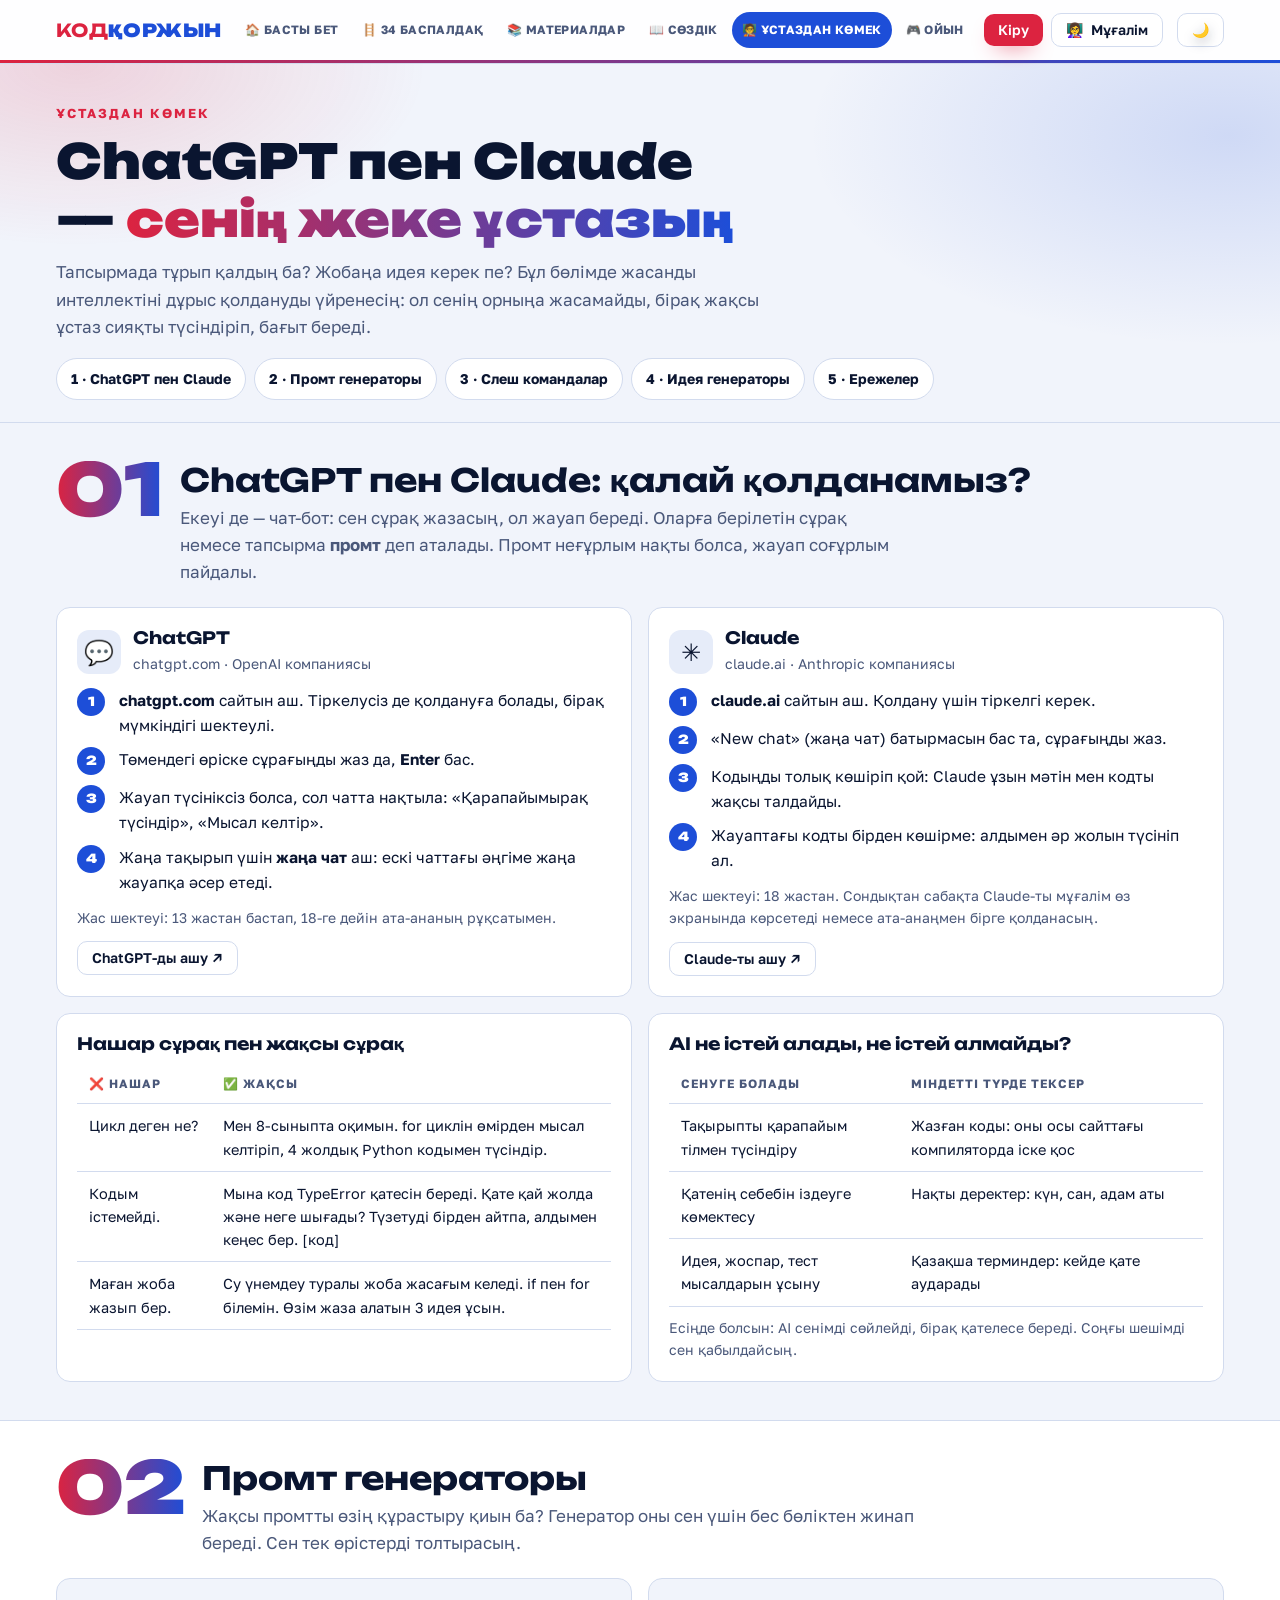
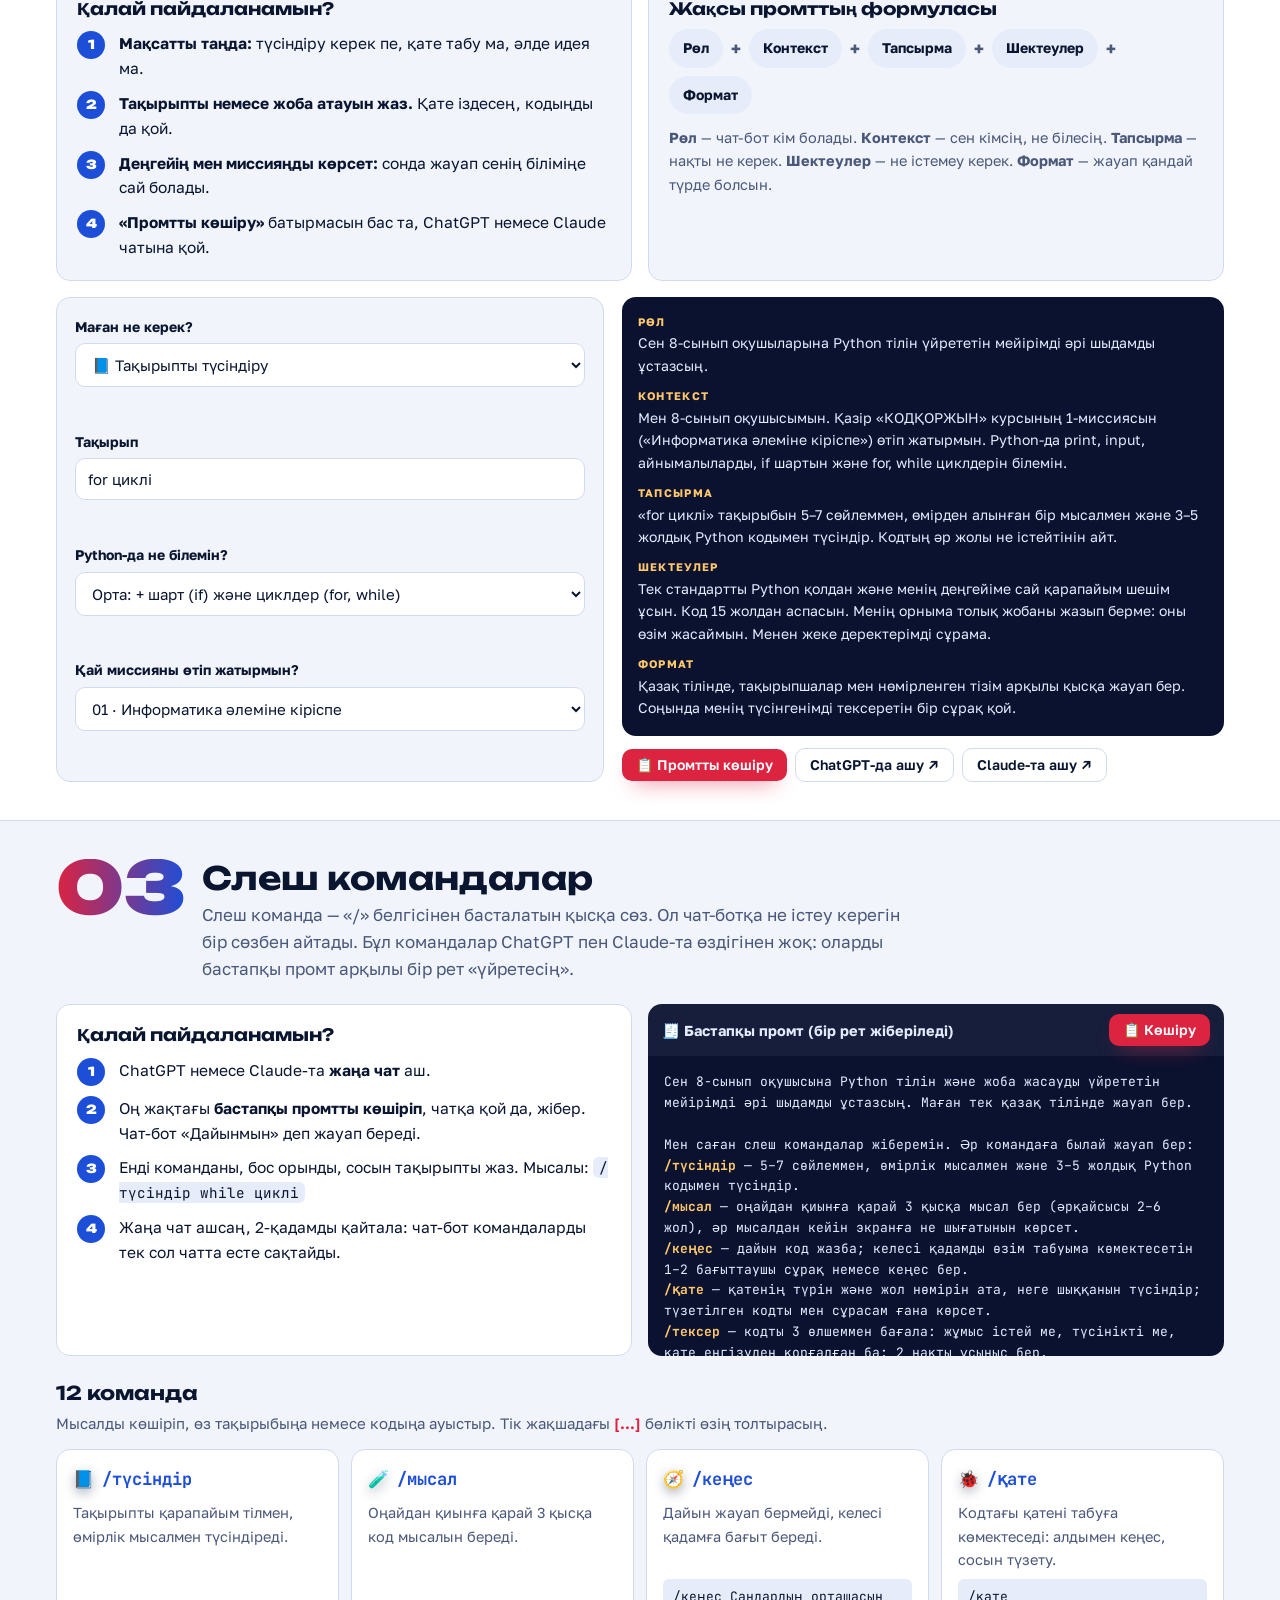
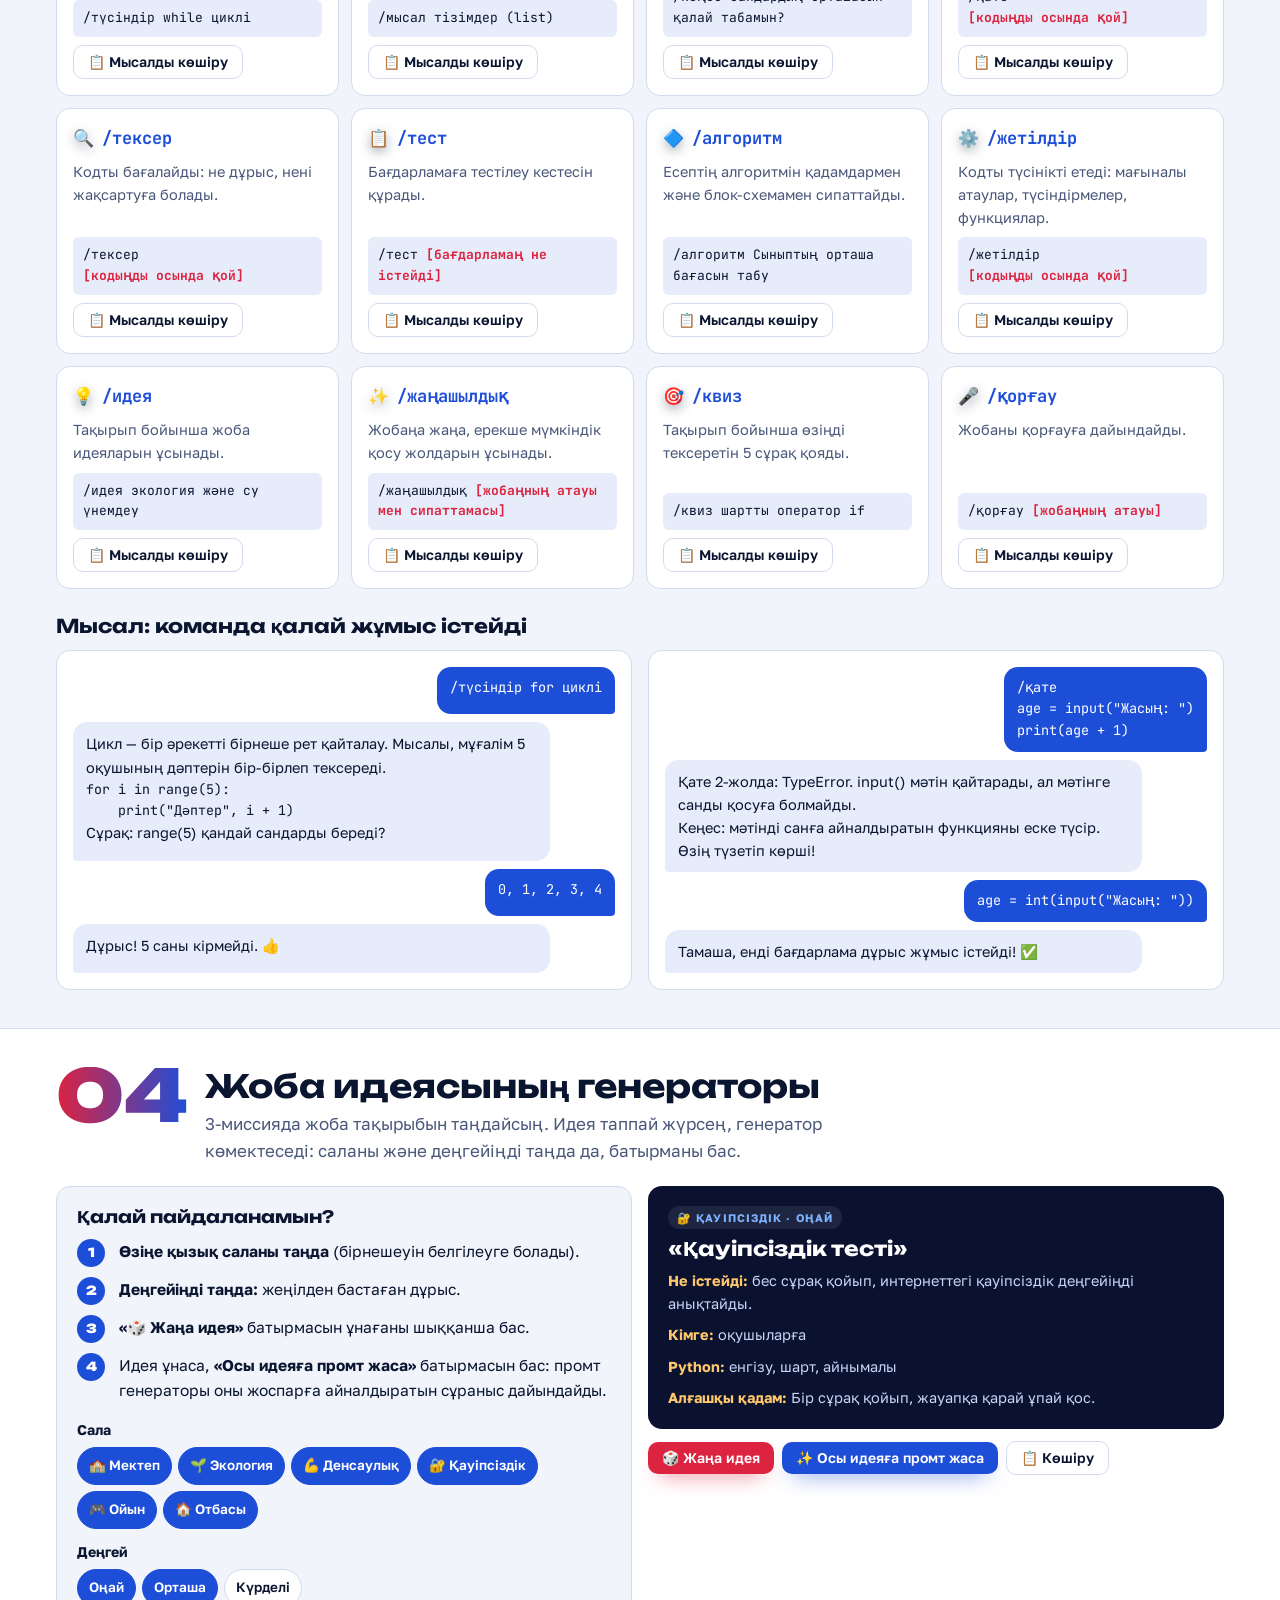
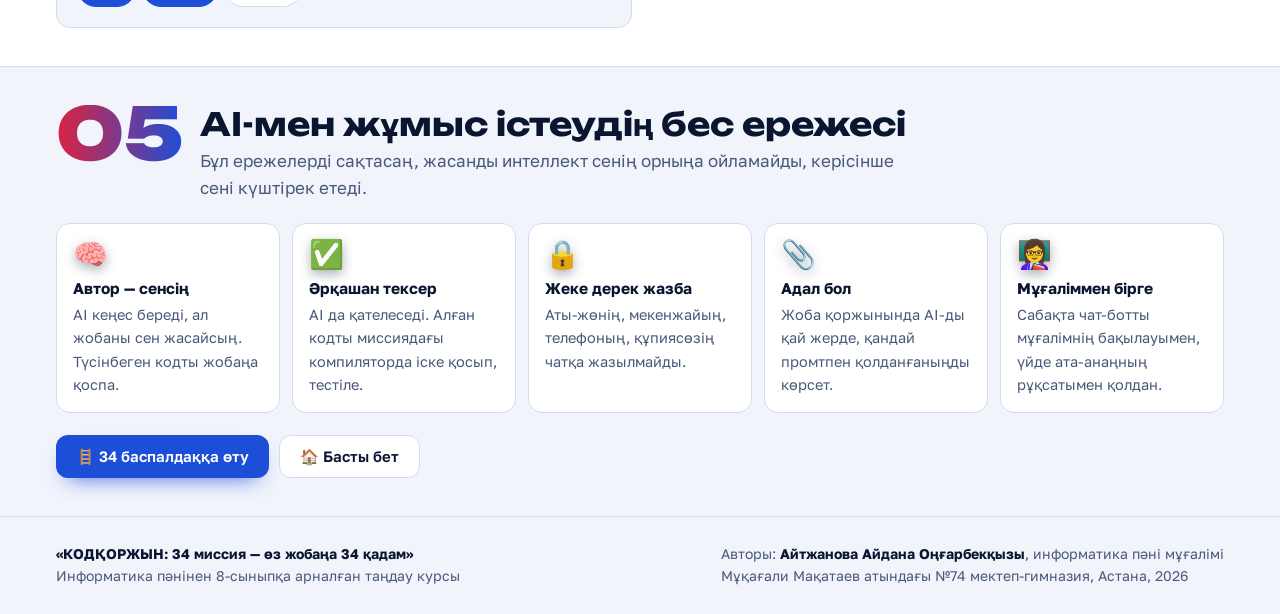
<file: komek.html>
<!DOCTYPE html>
<html lang="kk">
<head>
<meta charset="utf-8">
<meta name="viewport" content="width=device-width, initial-scale=1, viewport-fit=cover">
<title>Ұстаздан көмек · КОДҚОРЖЫН</title>
<link rel="preconnect" href="https://fonts.googleapis.com">
<link rel="preconnect" href="https://fonts.gstatic.com" crossorigin>
<link rel="stylesheet" href="https://fonts.googleapis.com/css2?family=Unbounded:wght@500;700;900&family=Golos+Text:wght@400;500;600;700&family=JetBrains+Mono:wght@400;600;700&display=swap">
<link rel="stylesheet" href="kk.css?v=4">
</head>
<body>
<header class="top" id="top"></header>

<div class="page-head">
  <div class="wrap">
    <span class="kicker">ҰСТАЗДАН КӨМЕК</span>
    <h1>ChatGPT пен Claude — <em>сенің жеке ұстазың</em></h1>
    <p>Тапсырмада тұрып қалдың ба? Жобаңа идея керек пе? Бұл бөлімде жасанды интеллектіні дұрыс қолдануды үйренесің: ол сенің орныңа жасамайды, бірақ жақсы ұстаз сияқты түсіндіріп, бағыт береді.</p>
    <nav class="toc" aria-label="Бөлім мазмұны">
      <a href="#tools">1 · ChatGPT пен Claude</a>
      <a href="#prompt">2 · Промт генераторы</a>
      <a href="#slash">3 · Слеш командалар</a>
      <a href="#ideas">4 · Идея генераторы</a>
      <a href="#rules">5 · Ережелер</a>
    </nav>
  </div>
</div>

<!-- ============ 1. TOOLS ============ -->
<section class="sec" id="tools">
  <div class="wrap">
    <div class="sec-h"><span class="num">01</span><h2>ChatGPT пен Claude: қалай қолданамыз?</h2>
      <p>Екеуі де — чат-бот: сен сұрақ жазасың, ол жауап береді. Оларға берілетін сұрақ немесе тапсырма <b>промт</b> деп аталады. Промт неғұрлым нақты болса, жауап соғұрлым пайдалы.</p></div>
    <div class="grid g2">
      <div class="card">
        <div class="tool-h"><span class="logo">💬</span><div><h3>ChatGPT</h3><span class="muted" style="font-size:14px">chatgpt.com · OpenAI компаниясы</span></div></div>
        <ol class="how">
          <li><span><b>chatgpt.com</b> сайтын аш. Тіркелусіз де қолдануға болады, бірақ мүмкіндігі шектеулі.</span></li>
          <li><span>Төмендегі өріске сұрағыңды жаз да, <b>Enter</b> бас.</span></li>
          <li><span>Жауап түсініксіз болса, сол чатта нақтыла: «Қарапайымырақ түсіндір», «Мысал келтір».</span></li>
          <li><span>Жаңа тақырып үшін <b>жаңа чат</b> аш: ескі чаттағы әңгіме жаңа жауапқа әсер етеді.</span></li>
        </ol>
        <p class="muted" style="font-size:14px;margin-top:12px">Жас шектеуі: 13 жастан бастап, 18-ге дейін ата-ананың рұқсатымен.</p>
        <a class="btn ghost sm" style="margin-top:12px" href="https://chatgpt.com" target="_blank" rel="noopener">ChatGPT-ды ашу ↗</a>
      </div>
      <div class="card">
        <div class="tool-h"><span class="logo">✳️</span><div><h3>Claude</h3><span class="muted" style="font-size:14px">claude.ai · Anthropic компаниясы</span></div></div>
        <ol class="how">
          <li><span><b>claude.ai</b> сайтын аш. Қолдану үшін тіркелгі керек.</span></li>
          <li><span>«New chat» (жаңа чат) батырмасын бас та, сұрағыңды жаз.</span></li>
          <li><span>Кодыңды толық көшіріп қой: Claude ұзын мәтін мен кодты жақсы талдайды.</span></li>
          <li><span>Жауаптағы кодты бірден көшірме: алдымен әр жолын түсініп ал.</span></li>
        </ol>
        <p class="muted" style="font-size:14px;margin-top:12px">Жас шектеуі: 18 жастан. Сондықтан сабақта Claude-ты мұғалім өз экранында көрсетеді немесе ата-анаңмен бірге қолданасың.</p>
        <a class="btn ghost sm" style="margin-top:12px" href="https://claude.ai" target="_blank" rel="noopener">Claude-ты ашу ↗</a>
      </div>
    </div>

    <div class="grid g2" style="margin-top:16px">
      <div class="card">
        <h3 style="margin-bottom:10px">Нашар сұрақ пен жақсы сұрақ</h3>
        <div style="overflow-x:auto"><table class="cmp">
          <thead><tr><th>❌ Нашар</th><th>✅ Жақсы</th></tr></thead>
          <tbody>
            <tr><td>Цикл деген не?</td><td>Мен 8-сыныпта оқимын. for циклін өмірден мысал келтіріп, 4 жолдық Python кодымен түсіндір.</td></tr>
            <tr><td>Кодым істемейді.</td><td>Мына код TypeError қатесін береді. Қате қай жолда және неге шығады? Түзетуді бірден айтпа, алдымен кеңес бер. [код]</td></tr>
            <tr><td>Маған жоба жазып бер.</td><td>Су үнемдеу туралы жоба жасағым келеді. if пен for білемін. Өзім жаза алатын 3 идея ұсын.</td></tr>
          </tbody></table></div>
      </div>
      <div class="card">
        <h3 style="margin-bottom:10px">AI не істей алады, не істей алмайды?</h3>
        <div style="overflow-x:auto"><table class="cmp">
          <thead><tr><th>Сенуге болады</th><th>Міндетті түрде тексер</th></tr></thead>
          <tbody>
            <tr><td>Тақырыпты қарапайым тілмен түсіндіру</td><td>Жазған коды: оны осы сайттағы компиляторда іске қос</td></tr>
            <tr><td>Қатенің себебін іздеуге көмектесу</td><td>Нақты деректер: күн, сан, адам аты</td></tr>
            <tr><td>Идея, жоспар, тест мысалдарын ұсыну</td><td>Қазақша терминдер: кейде қате аударады</td></tr>
          </tbody></table></div>
        <p class="muted" style="font-size:14px;margin-top:10px">Есіңде болсын: AI сенімді сөйлейді, бірақ қателесе береді. Соңғы шешімді сен қабылдайсың.</p>
      </div>
    </div>
  </div>
</section>

<!-- ============ 2. PROMPT GENERATOR ============ -->
<section class="sec" id="prompt">
  <div class="wrap">
    <div class="sec-h"><span class="num">02</span><h2>Промт генераторы</h2>
      <p>Жақсы промтты өзің құрастыру қиын ба? Генератор оны сен үшін бес бөліктен жинап береді. Сен тек өрістерді толтырасың.</p></div>
    <div class="grid g2">
      <div class="card">
        <h3>Қалай пайдаланамын?</h3>
        <ol class="how">
          <li><span><b>Мақсатты таңда:</b> түсіндіру керек пе, қате табу ма, әлде идея ма.</span></li>
          <li><span><b>Тақырыпты немесе жоба атауын жаз.</b> Қате іздесең, кодыңды да қой.</span></li>
          <li><span><b>Деңгейің мен миссияңды көрсет:</b> сонда жауап сенің біліміңе сай болады.</span></li>
          <li><span><b>«Промтты көшіру»</b> батырмасын бас та, ChatGPT немесе Claude чатына қой.</span></li>
        </ol>
      </div>
      <div class="card">
        <h3 style="margin-bottom:10px">Жақсы промттың формуласы</h3>
        <div class="formula"><span>Рөл</span><i>+</i><span>Контекст</span><i>+</i><span>Тапсырма</span><i>+</i><span>Шектеулер</span><i>+</i><span>Формат</span></div>
        <p class="muted" style="font-size:14.5px;margin-top:12px"><b>Рөл</b> — чат-бот кім болады. <b>Контекст</b> — сен кімсің, не білесің. <b>Тапсырма</b> — нақты не керек. <b>Шектеулер</b> — не істемеу керек. <b>Формат</b> — жауап қандай түрде болсын.</p>
      </div>
    </div>
    <div class="gen">
      <form class="gen-form" id="genForm" autocomplete="off">
        <div><label class="l" for="gGoal">Маған не керек?</label>
          <select id="gGoal">
            <option value="explain">📘 Тақырыпты түсіндіру</option>
            <option value="debug">🐞 Кодтағы қатені табу</option>
            <option value="review">🔍 Кодты тексеріп, жақсарту</option>
            <option value="idea">✨ Жобама жаңа идея қосу</option>
            <option value="plan">🗺️ Жоба жоспарын құру</option>
            <option value="test">📋 Тест кестесін құру</option>
            <option value="defend">🎤 Қорғауға дайындалу</option>
          </select></div>
        <div><label class="l" for="gTopic" id="gTopicL">Тақырып</label><input type="text" id="gTopic" value="for циклі" maxlength="120"></div>
        <div id="gCodeRow" hidden><label class="l" for="gCode">Кодың (көшіріп қой)</label><textarea id="gCode" rows="5" spellcheck="false" style="font-family:var(--f-mono);font-size:13.5px" placeholder="age = input()&#10;print(age + 1)"></textarea></div>
        <div><label class="l" for="gLevel">Python-да не білемін?</label>
          <select id="gLevel">
            <option value="0">Бастауыш: print, input, айнымалылар, арифметика</option>
            <option value="1" selected>Орта: + шарт (if) және циклдер (for, while)</option>
            <option value="2">Жоғары: + тізімдер, функциялар (def)</option>
          </select></div>
        <div><label class="l" for="gMission">Қай миссияны өтіп жатырмын?</label><select id="gMission"><option value="0">— көрсетпеу —</option></select></div>
      </form>
      <div class="gen-res">
        <div class="gen-out" id="genOut" aria-live="polite"></div>
        <div class="gen-acts">
          <button class="btn primary sm" type="button" id="genCopy">📋 Промтты көшіру</button>
          <a class="btn ghost sm" id="genGpt" href="https://chatgpt.com" target="_blank" rel="noopener">ChatGPT-да ашу ↗</a>
          <a class="btn ghost sm" id="genClaude" href="https://claude.ai/new" target="_blank" rel="noopener">Claude-та ашу ↗</a>
          <span class="copied" id="genOk" aria-live="polite"></span>
        </div>
      </div>
    </div>
  </div>
</section>

<!-- ============ 3. SLASH ============ -->
<section class="sec" id="slash">
  <div class="wrap">
    <div class="sec-h"><span class="num">03</span><h2>Слеш командалар</h2>
      <p>Слеш команда — «/» белгісінен басталатын қысқа сөз. Ол чат-ботқа не істеу керегін бір сөзбен айтады. Бұл командалар ChatGPT пен Claude-та өздігінен жоқ: оларды бастапқы промт арқылы бір рет «үйретесің».</p></div>
    <div class="grid g2">
      <div class="card">
        <h3>Қалай пайдаланамын?</h3>
        <ol class="how">
          <li><span>ChatGPT немесе Claude-та <b>жаңа чат</b> аш.</span></li>
          <li><span>Оң жақтағы <b>бастапқы промтты көшіріп</b>, чатқа қой да, жібер. Чат-бот «Дайынмын» деп жауап береді.</span></li>
          <li><span>Енді команданы, бос орынды, сосын тақырыпты жаз. Мысалы: <code>/түсіндір while циклі</code></span></li>
          <li><span>Жаңа чат ашсаң, 2-қадамды қайтала: чат-бот командаларды тек сол чатта есте сақтайды.</span></li>
        </ol>
      </div>
      <div class="starter">
        <div class="starter-bar"><b>🧾 Бастапқы промт (бір рет жіберіледі)</b><span class="gen-acts"><span class="copied" id="starterOk" aria-live="polite"></span><button class="btn primary sm" type="button" id="starterCopy">📋 Көшіру</button></span></div>
        <pre id="starterText"></pre>
      </div>
    </div>
    <h3 style="margin:26px 0 6px;font-size:19px">12 команда</h3>
    <p class="muted" style="margin-bottom:14px;font-size:15px">Мысалды көшіріп, өз тақырыбыңа немесе кодыңа ауыстыр. Тік жақшадағы <mark>[...]</mark> бөлікті өзің толтырасың.</p>
    <div class="cmds" id="cmds"></div>
    <h3 style="margin:26px 0 12px;font-size:19px">Мысал: команда қалай жұмыс істейді</h3>
    <div class="grid g2">
      <div class="chat" aria-label="Чат мысалы 1">
        <div class="bubble me">/түсіндір for циклі</div>
        <div class="bubble ai">Цикл — бір әрекетті бірнеше рет қайталау. Мысалы, мұғалім 5 оқушының дәптерін бір-бірлеп тексереді.
<code>for i in range(5):</code><code>    print("Дәптер", i + 1)</code>Сұрақ: range(5) қандай сандарды береді?</div>
        <div class="bubble me">0, 1, 2, 3, 4</div>
        <div class="bubble ai">Дұрыс! 5 саны кірмейді. 👍</div>
      </div>
      <div class="chat" aria-label="Чат мысалы 2">
        <div class="bubble me">/қате
age = input("Жасың: ")
print(age + 1)</div>
        <div class="bubble ai">Қате 2-жолда: TypeError. input() мәтін қайтарады, ал мәтінге санды қосуға болмайды.
Кеңес: мәтінді санға айналдыратын функцияны еске түсір. Өзің түзетіп көрші!</div>
        <div class="bubble me">age = int(input("Жасың: "))</div>
        <div class="bubble ai">Тамаша, енді бағдарлама дұрыс жұмыс істейді! ✅</div>
      </div>
    </div>
  </div>
</section>

<!-- ============ 4. IDEAS ============ -->
<section class="sec" id="ideas">
  <div class="wrap">
    <div class="sec-h"><span class="num">04</span><h2>Жоба идеясының генераторы</h2>
      <p>3-миссияда жоба тақырыбын таңдайсың. Идея таппай жүрсең, генератор көмектеседі: саланы және деңгейіңді таңда да, батырманы бас.</p></div>
    <div class="grid g2">
      <div class="card">
        <h3>Қалай пайдаланамын?</h3>
        <ol class="how">
          <li><span><b>Өзіңе қызық саланы таңда</b> (бірнешеуін белгілеуге болады).</span></li>
          <li><span><b>Деңгейіңді таңда:</b> жеңілден бастаған дұрыс.</span></li>
          <li><span><b>«🎲 Жаңа идея»</b> батырмасын ұнағаны шыққанша бас.</span></li>
          <li><span>Идея ұнаса, <b>«Осы идеяға промт жаса»</b> батырмасын бас: промт генераторы оны жоспарға айналдыратын сұраныс дайындайды.</span></li>
        </ol>
        <div style="margin-top:16px"><span class="l" style="font-weight:700;font-size:14px;display:block;margin-bottom:6px">Сала</span><div class="chips" id="iCats"></div></div>
        <div style="margin-top:12px"><span class="l" style="font-weight:700;font-size:14px;display:block;margin-bottom:6px">Деңгей</span><div class="chips" id="iLv"></div></div>
      </div>
      <div style="display:flex;flex-direction:column;gap:12px">
        <div class="idea-box" id="ideaBox" aria-live="polite"></div>
        <div class="gen-acts">
          <button class="btn primary sm" type="button" id="ideaBtn">🎲 Жаңа идея</button>
          <button class="btn blue sm" type="button" id="ideaPrompt">✨ Осы идеяға промт жаса</button>
          <button class="btn ghost sm" type="button" id="ideaCopy">📋 Көшіру</button>
          <span class="copied" id="ideaOk" aria-live="polite"></span>
        </div>
      </div>
    </div>
  </div>
</section>

<!-- ============ 5. RULES ============ -->
<section class="sec" id="rules">
  <div class="wrap">
    <div class="sec-h"><span class="num">05</span><h2>AI-мен жұмыс істеудің бес ережесі</h2>
      <p>Бұл ережелерді сақтасаң, жасанды интеллект сенің орныңа ойламайды, керісінше сені күштірек етеді.</p></div>
    <div class="rules">
      <div class="rule-c"><span class="emo">🧠</span><b>Автор — сенсің</b><p>AI кеңес береді, ал жобаны сен жасайсың. Түсінбеген кодты жобаңа қоспа.</p></div>
      <div class="rule-c"><span class="emo">✅</span><b>Әрқашан тексер</b><p>AI да қателеседі. Алған кодты миссиядағы компиляторда іске қосып, тестіле.</p></div>
      <div class="rule-c"><span class="emo">🔒</span><b>Жеке дерек жазба</b><p>Аты-жөнің, мекенжайың, телефоның, құпиясөзің чатқа жазылмайды.</p></div>
      <div class="rule-c"><span class="emo">📎</span><b>Адал бол</b><p>Жоба қоржынында AI-ды қай жерде, қандай промтпен қолданғаныңды көрсет.</p></div>
      <div class="rule-c"><span class="emo">👩‍🏫</span><b>Мұғаліммен бірге</b><p>Сабақта чат-ботты мұғалімнің бақылауымен, үйде ата-анаңның рұқсатымен қолдан.</p></div>
    </div>
    <div style="margin-top:22px;display:flex;gap:10px;flex-wrap:wrap"><a class="btn blue" href="missions.html">🪜 34 баспалдаққа өту</a><a class="btn ghost" href="index.html">🏠 Басты бет</a></div>
  </div>
</section>

<footer>
  <div class="wrap">
    <div><b>«КОДҚОРЖЫН: 34 миссия — өз жобаңа 34 қадам»</b><br>Информатика пәнінен 8-сыныпқа арналған таңдау курсы</div>
    <div>Авторы: <b>Айтжанова Айдана Оңғарбекқызы</b>, информатика пәні мұғалімі<br>Мұқағали Мақатаев атындағы №74 мектеп-гимназия, Астана, 2026</div>
  </div>
</footer>

<script src="kk-core.js?v=6"></script>
<script src="missions-data.js?v=3"></script>
<script>
(function () {
"use strict";
const { $, $$, esc, copy } = KK;
const mk = s => esc(s).replace(/\[([^\]]+)\]/g, "<mark>[$1]</mark>");

/* ---------- 3. слеш командалар ---------- */
const CMDS = [
  ["/түсіндір", "📘", "Тақырыпты қарапайым тілмен, өмірлік мысалмен түсіндіреді.", "/түсіндір while циклі", "5–7 сөйлеммен, өмірлік мысалмен және 3–5 жолдық Python кодымен түсіндір."],
  ["/мысал", "🧪", "Оңайдан қиынға қарай 3 қысқа код мысалын береді.", "/мысал тізімдер (list)", "оңайдан қиынға қарай 3 қысқа мысал бер (әрқайсысы 2–6 жол), әр мысалдан кейін экранға не шығатынын көрсет."],
  ["/кеңес", "🧭", "Дайын жауап бермейді, келесі қадамға бағыт береді.", "/кеңес Сандардың орташасын қалай табамын?", "дайын код жазба; келесі қадамды өзім табуыма көмектесетін 1–2 бағыттаушы сұрақ немесе кеңес бер."],
  ["/қате", "🐞", "Кодтағы қатені табуға көмектеседі: алдымен кеңес, сосын түзету.", "/қате\n[кодыңды осында қой]", "қатенің түрін және жол нөмірін ата, неге шыққанын түсіндір; түзетілген кодты мен сұрасам ғана көрсет."],
  ["/тексер", "🔍", "Кодты бағалайды: не дұрыс, нені жақсартуға болады.", "/тексер\n[кодыңды осында қой]", "кодты 3 өлшеммен бағала: жұмыс істей ме, түсінікті ме, қате енгізуден қорғалған ба; 2 нақты ұсыныс бер."],
  ["/тест", "📋", "Бағдарламаға тестілеу кестесін құрады.", "/тест [бағдарламаң не істейді]", "«Енгізілетін дерек | Күтілетін нәтиже | Не тексеріледі» бағандары бар 5 жолдық кесте құр, шекаралық және қате енгізу жағдайларын қос."],
  ["/алгоритм", "🔷", "Есептің алгоритмін қадамдармен және блок-схемамен сипаттайды.", "/алгоритм Сыныптың орташа бағасын табу", "алгоритмді нөмірленген қадамдармен жаз, сосын блок-схема элементтерімен (басы, енгізу, шарт, әрекет, шығару, соңы) сипатта."],
  ["/жетілдір", "⚙️", "Кодты түсінікті етеді: мағыналы атаулар, түсіндірмелер, функциялар.", "/жетілдір\n[кодыңды осында қой]", "кодты мағыналы атаулармен және қазақша түсіндірмелермен (#) қайта жаз, не өзгергенін тізіммен түсіндір."],
  ["/идея", "💡", "Тақырып бойынша жоба идеяларын ұсынады.", "/идея экология және су үнемдеу", "8-сынып оқушысы 34 сабақта жасай алатын 5 жоба идеясын ұсын: мәселе, пайдаланушы, қажет Python ұғымдары."],
  ["/жаңашылдық", "✨", "Жобаңа жаңа, ерекше мүмкіндік қосу жолдарын ұсынады.", "/жаңашылдық [жобаңның атауы мен сипаттамасы]", "жобаға қосуға болатын 3 жаңашыл мүмкіндік ұсын: не береді, қиындық деңгейі, бастауға арналған қысқа код үлгісі."],
  ["/квиз", "🎯", "Тақырып бойынша өзіңді тексеретін 5 сұрақ қояды.", "/квиз шартты оператор if", "5 сұрақты бір-бірден қой, әр жолы менің жауабымды күтіп, тексеріп, түсіндір; соңында ұпайымды айт."],
  ["/қорғау", "🎤", "Жобаны қорғауға дайындайды.", "/қорғау [жобаңның атауы]", "5 бөлімнен тұратын 3 минуттық таныстыру жоспарын және комиссия қоюы мүмкін 5 сұрақты бер."]
];
const starter = "Сен 8-сынып оқушысына Python тілін және жоба жасауды үйрететін мейірімді әрі шыдамды ұстазсың. Маған тек қазақ тілінде жауап бер.\n\nМен саған слеш командалар жіберемін. Әр командаға былай жауап бер:\n" + CMDS.map(c => c[0] + " — " + c[4]).join("\n") + "\n\nЖалпы ережелер:\n1. Менің орныма толық жобаны жазып берме: мен өзім үйреніп, өзім жасағым келеді.\n2. Кодты қысқа ұста (15 жолдан аспасын) және тек стандартты Python қолдан.\n3. Әр жауаптың соңында менің түсінгенімді тексеретін бір қысқа сұрақ қой.\n4. Менен жеке деректерімді сұрама.\n5. Егер мен командасыз жазсам, қарапайым ұстаз ретінде жауап бер.\n\nТүсінсең, «Дайынмын! Команданы жаз.» деп қана жауап бер.";
$("#starterText").innerHTML = esc(starter).replace(/^(\/\S+)/gm, '<span class="sl">$1</span>');
$("#starterCopy").onclick = () => copy(starter, $("#starterOk"));
$("#cmds").innerHTML = CMDS.map((c, i) => `<div class="cmd"><div class="slash"><span class="emo">${c[1]}</span>${c[0]}</div><p>${c[2]}</p><code class="ex">${mk(c[3])}</code><button class="btn ghost sm" type="button" data-c="${i}">📋 Мысалды көшіру</button></div>`).join("");
$$("[data-c]").forEach(b => b.onclick = () => { copy(CMDS[+b.dataset.c][3], null); const o = b.innerHTML; b.innerHTML = "✓ Көшірілді"; setTimeout(() => b.innerHTML = o, 1800) });

/* ---------- 2. промт генераторы ---------- */
const LEVEL = ["print, input, айнымалылар және арифметикалық амалдарды", "print, input, айнымалыларды, if шартын және for, while циклдерін", "айнымалыларды, шарттарды, циклдерді, тізімдерді және функцияларды (def)"];
const GOAL = {
  explain: { l: "Тақырып", ph: "for циклі", code: false, role: "Сен 8-сынып оқушыларына Python тілін үйрететін мейірімді әрі шыдамды ұстазсың.", task: t => `«${t}» тақырыбын 5–7 сөйлеммен, өмірден алынған бір мысалмен және 3–5 жолдық Python кодымен түсіндір. Кодтың әр жолы не істейтінін айт.` },
  debug: { l: "Бағдарлама не істеуі керек?", ph: "жасты енгізіп, келесі жылғы жасты шығарады", code: true, role: "Сен оқушыға қатені өзі табуға үйрететін тәжірибелі Python ұстазысың.", task: (t, c) => `Менің бағдарламам мынаны істеуі керек: ${t}. Бірақ ол қате береді немесе дұрыс жұмыс істемейді. Қатенің түрін және жол нөмірін ата, неге шыққанын түсіндір. Түзетілген кодты бірден жазба: алдымен маған кеңес бер, мен өзім түзетіп көремін.\n\nКодым:\n${c}` },
  review: { l: "Бағдарлама не істейді?", ph: "үш бағаның орташасын есептейді", code: true, role: "Сен оқушылардың кодын тексеретін мұқият әрі әділ Python ұстазысың.", task: (t, c) => `Менің бағдарламам мынаны істейді: ${t}. Кодымды үш өлшеммен бағала: дұрыс жұмыс істей ме, оқуға түсінікті ме, қате енгізуден қорғалған ба. Сосын жақсартуға 2 нақты ұсыныс бер.\n\nКодым:\n${c}` },
  idea: { l: "Жобаның атауы және ол не істейді", ph: "Сынып викторинасы: сұрақ қойып, ұпай санайды", code: false, role: "Сен 8-сынып оқушыларының жобаларына жетекшілік ететін тәжірибелі IT менторсың.", task: t => `Менің жобам: ${t}. Жобама қосуға болатын 3 жаңашыл мүмкіндік ұсын. Әрқайсысының не беретінін, пайдаланушыға пайдасын және қиындық деңгейін (оңай, орташа, қиын) жаз.` },
  plan: { l: "Жобаның атауы және ол не істейді", ph: "Су үнемдеу есептегіші: айлық су шығынын есептейді", code: false, role: "Сен 8-сынып оқушыларының жобаларына жетекшілік ететін тәжірибелі IT менторсың.", task: t => `Менің жобам: ${t}. Оны жасаудың 5–7 қадамдық жоспарын құр. Әр қадамда не істейтінімді, қандай Python ұғымы керек екенін және нәтижесінде не дайын болатынын көрсет.` },
  test: { l: "Бағдарлама не істейді?", ph: "ұпай бойынша бағаны анықтайды (85-тен жоғары — 5)", code: false, role: "Сен бағдарламаларды сынайтын мұқият тестілеуші әрі ұстазсың.", task: t => `Менің бағдарламам мынаны істейді: ${t}. «Енгізілетін дерек | Күтілетін нәтиже | Не тексеріледі» бағандары бар 6 жолдық тест кестесін құр. Қалыпты, шекаралық және қате енгізу жағдайларын қамты.` },
  defend: { l: "Жобаның атауы және ол не істейді", ph: "Асхана көмекшісі: тапсырыс қабылдап, құнын есептейді", code: false, role: "Сен оқушыларды жоба қорғауға дайындайтын тәжірибелі ұстазсың.", task: t => `Менің жобам: ${t}. Оны қорғауға арналған 3 минуттық таныстыру жоспарын құр: 5 бөлім, әрқайсысына неше секунд бөлу керек. Сосын комиссия қоюы мүмкін 5 сұрақты жаз, бірақ жауабын берме.` }
};
$("#gMission").innerHTML += KK_MISSIONS.map((m, i) => `<option value="${i + 1}">${String(i + 1).padStart(2, "0")} · ${esc(m.t)}</option>`).join("");
try { const last = KK.LS.get("kk-mission", 0); if (last) $("#gMission").value = last } catch (e) { }
let lastGoal = "explain";
function build() {
  const gk = $("#gGoal").value, g = GOAL[gk];
  if (gk !== lastGoal) { const inp = $("#gTopic"); if (!inp.dataset.touched) inp.value = g.ph; lastGoal = gk }
  $("#gTopicL").textContent = g.l; $("#gTopic").placeholder = g.ph; $("#gCodeRow").hidden = !g.code;
  const topic = $("#gTopic").value.trim() || "[" + g.l.toLowerCase() + "]", code = $("#gCode").value.trim() || "[кодыңды осында қой]";
  const mi = +$("#gMission").value;
  const parts = [
    ["Рөл", g.role],
    ["Контекст", `Мен 8-сынып оқушысымын. ${mi ? `Қазір «КОДҚОРЖЫН» курсының ${mi}-миссиясын («${KK_MISSIONS[mi - 1].t}») өтіп жатырмын. ` : ""}Python-да ${LEVEL[+$("#gLevel").value]} білемін.`],
    ["Тапсырма", g.task(topic, code)],
    ["Шектеулер", "Тек стандартты Python қолдан және менің деңгейіме сай қарапайым шешім ұсын. Код 15 жолдан аспасын. Менің орныма толық жобаны жазып берме: оны өзім жасаймын. Менен жеке деректерімді сұрама."],
    ["Формат", "Қазақ тілінде, тақырыпшалар мен нөмірленген тізім арқылы қысқа жауап бер. Соңында менің түсінгенімді тексеретін бір сұрақ қой."]
  ];
  const text = parts.map(p => p[0] + ": " + p[1]).join("\n\n");
  $("#genOut").innerHTML = parts.map(p => `<div class="part"><b>${p[0]}</b><span style="white-space:pre-wrap">${mk(p[1])}</span></div>`).join("");
  const q = encodeURIComponent(text);
  $("#genGpt").href = "https://chatgpt.com/?q=" + q; $("#genClaude").href = "https://claude.ai/new?q=" + q;
  return text;
}
$("#gTopic").addEventListener("input", () => { $("#gTopic").dataset.touched = "1"; build() });
$("#gCode").addEventListener("input", build);
["#gGoal", "#gLevel", "#gMission"].forEach(id => $(id).addEventListener("change", () => { if (id === "#gGoal") delete $("#gTopic").dataset.touched; build() }));
$("#genForm").addEventListener("submit", e => e.preventDefault());
$("#genCopy").onclick = () => copy(build(), $("#genOk"));
build();

/* ---------- 4. идея генераторы ---------- */
const CATS = [["school", "🏫 Мектеп"], ["eco", "🌱 Экология"], ["health", "💪 Денсаулық"], ["safe", "🔐 Қауіпсіздік"], ["game", "🎮 Ойын"], ["home", "🏠 Отбасы"]];
const ILV = ["Оңай", "Орташа", "Күрделі"];
/* [сала, деңгей, атауы, не істейді, кімге, Python ұғымдары, алғашқы қадам] */
const IDEAS = [
  ["school", 0, "Баға калькуляторы", "тоқсандық бағаларды енгізіп, орташасын және қорытынды бағаны шығарады", "оқушыларға", "енгізу, арифметика, шарт", "Үш бағаны input() арқылы енгізіп, орташасын шығар."],
  ["school", 1, "Сынып викторинасы", "пән бойынша сұрақтар қойып, дұрыс жауаптарға ұпай санайды", "сыныптастарға", "тізім, цикл, шарт", "Үш сұрақ пен жауабын екі тізімге жаз."],
  ["school", 1, "Үй тапсырмасының жоспарлағышы", "тапсырмаларды мерзімі бойынша реттеп, бүгін не істеу керегін айтады", "оқушыларға", "тізім, цикл, шарт", "Тапсырма атауы мен неше күн қалғанын енгізіп көр."],
  ["school", 2, "Асхана көмекшісі", "мәзірден тағам таңдатып, тапсырыстың жалпы құнын есептейді", "оқушылар мен ата-аналарға", "тізім, while мәзірі, функция", "Мәзірді экранға шығаратын show_menu() функциясын жаз."],
  ["eco", 0, "Су үнемдеу есептегіші", "отбасының бір айда жұмсайтын суын есептеп, үнемдеу кеңесін береді", "отбасыға", "енгізу, арифметика, шарт", "Душта неше минут тұратыныңды енгізіп, литрге айналдыр."],
  ["eco", 1, "Қоқыс сұрыптау кеңесшісі", "қалдықтың түрін енгізсең, оны қай жәшікке тастау керегін айтады", "барлық тұрғындарға", "тізім, шарт, in", "Пластик, қағаз, шыны тізімдерін құр."],
  ["eco", 1, "Ауа райы күнделігі", "апталық температураны жинап, орташа мәнін, ең жылы және ең суық күнді табады", "сыныпқа", "тізім, цикл, max, min", "Жеті күннің температурасын тізімге енгіз."],
  ["eco", 2, "Электр үнемдеу бақылаушысы", "үйдегі құрылғылардың қуаты мен жұмыс уақыты бойынша айлық шығынды есептейді", "отбасыға", "цикл, функция, арифметика", "Бір шамның айлық шығынын есептейтін функция жаз."],
  ["health", 0, "Су ішу ескерткіші", "салмағыңа қарай күндік су мөлшерін есептеп, неше стақан қалғанын айтады", "оқушыларға", "енгізу, арифметика", "Салмақты енгізіп, 30 мл-ге көбейт."],
  ["health", 1, "Қадам талдаушы", "апталық қадам санын енгізіп, мақсатқа жеткен күндерді санайды", "спортпен айналысатындарға", "тізім, цикл, шарт", "Мақсат пен жеті күннің қадамын енгіз."],
  ["health", 1, "Ұйқы калькуляторы", "ұйықтаған және оянған уақыт бойынша ұйқы ұзақтығын есептеп, бағалайды", "жасөспірімдерге", "арифметика, шарт, // және %", "Ұйқы сағатын енгізіп, 8 сағатпен салыстыр."],
  ["health", 2, "Жаттығу жоспары", "деңгейіңе қарай 7 күндік жаттығу кестесін құрып, орындалғанын белгілейді", "сыныптастарға", "тізім, цикл, функция", "Жеті күннің жаттығуын тізімге жаз."],
  ["safe", 0, "Қауіпсіздік тесті", "бес сұрақ қойып, интернеттегі қауіпсіздік деңгейіңді анықтайды", "оқушыларға", "енгізу, шарт, айнымалы", "Бір сұрақ қойып, жауапқа қарай ұпай қос."],
  ["safe", 1, "Құпиясөз тексергіш", "ойдан шығарылған құпиясөздің беріктігін ұпаймен бағалайды", "барлық пайдаланушыларға", "цикл, шарт, мәтін әдістері", "Алдымен тек ұзындығын тексер (24-миссия)."],
  ["safe", 1, "Фишинг детекторы", "хабарламадағы күмәнді белгілерді санап, тәуекел деңгейін айтады", "отбасы мүшелеріне", "тізім, цикл, in", "Қауіпті сөздердің тізімін құр (25-миссия)."],
  ["safe", 2, "Құпия хат шифрлаушы", "мәтінді Цезарь шифрымен жасырады және кері ашады", "достарыңа", "цикл, функция, мәтін", "Бір әріпті 3 орынға жылжытып көр."],
  ["game", 0, "Мәтіндік квест", "таңдауыңа қарай сюжеті өзгеретін шытырман оқиға", "сыныптастарға", "енгізу, шарт", "Бір таңдауы бар шағын оқиға жаз: солға ма, оңға ма?"],
  ["game", 1, "Санды тап", "компьютер ойлаған санды «үлкен» немесе «кіші» деген кеңес арқылы табасың", "барлығына", "while, шарт, random", "Жасырын санды әзірге өзің жаз: secret = 7."],
  ["game", 1, "Тас, қайшы, қағаз", "компьютермен ойнап, жеңіс пен жеңілісті санайды", "достарыңа", "random, шарт, цикл", "Екі ойыншының таңдауын салыстыратын шарт жаз."],
  ["game", 2, "Сөз жұмбақ", "жасырылған сөзді әріптеп табатын ойын, әрекет саны шектеулі", "сыныптастарға", "тізім, while, мәтін", "Сөзді жұлдызшамен жасырып шығар."],
  ["home", 0, "Қалта ақша есепшісі", "кіріс пен шығысты енгізіп, қалдығын және неше күнге жететінін көрсетеді", "оқушыларға", "енгізу, арифметика", "Апталық ақша мен күндік шығынды енгіз."],
  ["home", 0, "Рецепт калькуляторы", "адам санына қарай өнімдердің мөлшерін қайта есептейді", "отбасыға", "енгізу, арифметика", "Бір адамға керек ұн мөлшерін адам санына көбейт."],
  ["home", 1, "Кезекшілік кестесі", "отбасы мүшелеріне апталық үй шаруасын әділ бөледі", "отбасыға", "тізім, цикл, %", "Есімдер мен міндеттердің екі тізімін құр."],
  ["home", 2, "Сатып алу тізімі", "тауар қосады, өшіреді және жалпы құнын есептейді", "ата-анаға", "тізім, while мәзірі, функция", "Тізімге тауар қосатын мәзір пунктін жаса."]
];
$("#iCats").innerHTML = CATS.map(c => `<button class="chip" type="button" aria-pressed="true" data-cat="${c[0]}">${c[1]}</button>`).join("");
$("#iLv").innerHTML = ILV.map((l, i) => `<button class="chip" type="button" aria-pressed="${i < 2}" data-ilv="${i}">${l}</button>`).join("");
let curIdea = null;
function idea() {
  const cats = $$("#iCats .chip").filter(c => c.getAttribute("aria-pressed") === "true").map(c => c.dataset.cat);
  const lvs = $$("#iLv .chip").filter(c => c.getAttribute("aria-pressed") === "true").map(c => +c.dataset.ilv);
  const pool = IDEAS.filter(d => cats.includes(d[0]) && lvs.includes(d[1]));
  const box = $("#ideaBox");
  if (!pool.length) { curIdea = null; box.innerHTML = `<h3>Идея табылмады</h3><p class="meta">Кемінде бір саланы және бір деңгейді таңда.</p>`; return }
  let d; do { d = pool[Math.floor(Math.random() * pool.length)] } while (pool.length > 1 && d === curIdea);
  curIdea = d;
  box.classList.remove("anim-in"); void box.offsetWidth; box.classList.add("anim-in");
  box.innerHTML = `<span class="tag" style="justify-self:start;background:#ffffff14;color:#7FB2FF">${CATS.find(c => c[0] === d[0])[1]} · ${ILV[d[1]]}</span>
    <h3>«${esc(d[2])}»</h3>
    <p class="meta"><b>Не істейді:</b> ${esc(d[3])}.</p>
    <p class="meta"><b>Кімге:</b> ${esc(d[4])}</p>
    <p class="meta"><b>Python:</b> ${esc(d[5])}</p>
    <p class="meta"><b>Алғашқы қадам:</b> ${esc(d[6])}</p>`;
}
$$("#iCats .chip, #iLv .chip").forEach(c => c.onclick = () => { c.setAttribute("aria-pressed", c.getAttribute("aria-pressed") === "true" ? "false" : "true"); idea() });
$("#ideaBtn").onclick = idea;
$("#ideaCopy").onclick = () => { if (curIdea) copy(`Жоба идеясы: «${curIdea[2]}»\nНе істейді: ${curIdea[3]}.\nКімге: ${curIdea[4]}\nPython: ${curIdea[5]}\nАлғашқы қадам: ${curIdea[6]}`, $("#ideaOk")) };
$("#ideaPrompt").onclick = () => {
  if (!curIdea) return;
  $("#gGoal").value = "plan"; lastGoal = "plan";
  $("#gTopic").value = `${curIdea[2]}: ${curIdea[3]}`; $("#gTopic").dataset.touched = "1";
  $("#gLevel").value = curIdea[1]; build();
  $("#prompt").scrollIntoView({ behavior: "smooth", block: "start" });
};
idea();

KK.header("komek.html");
KK.start({ needLogin: false, section: () => "Ұстаздан көмек", onChange: () => { } });
})();
</script>
</body>
</html>
</file>
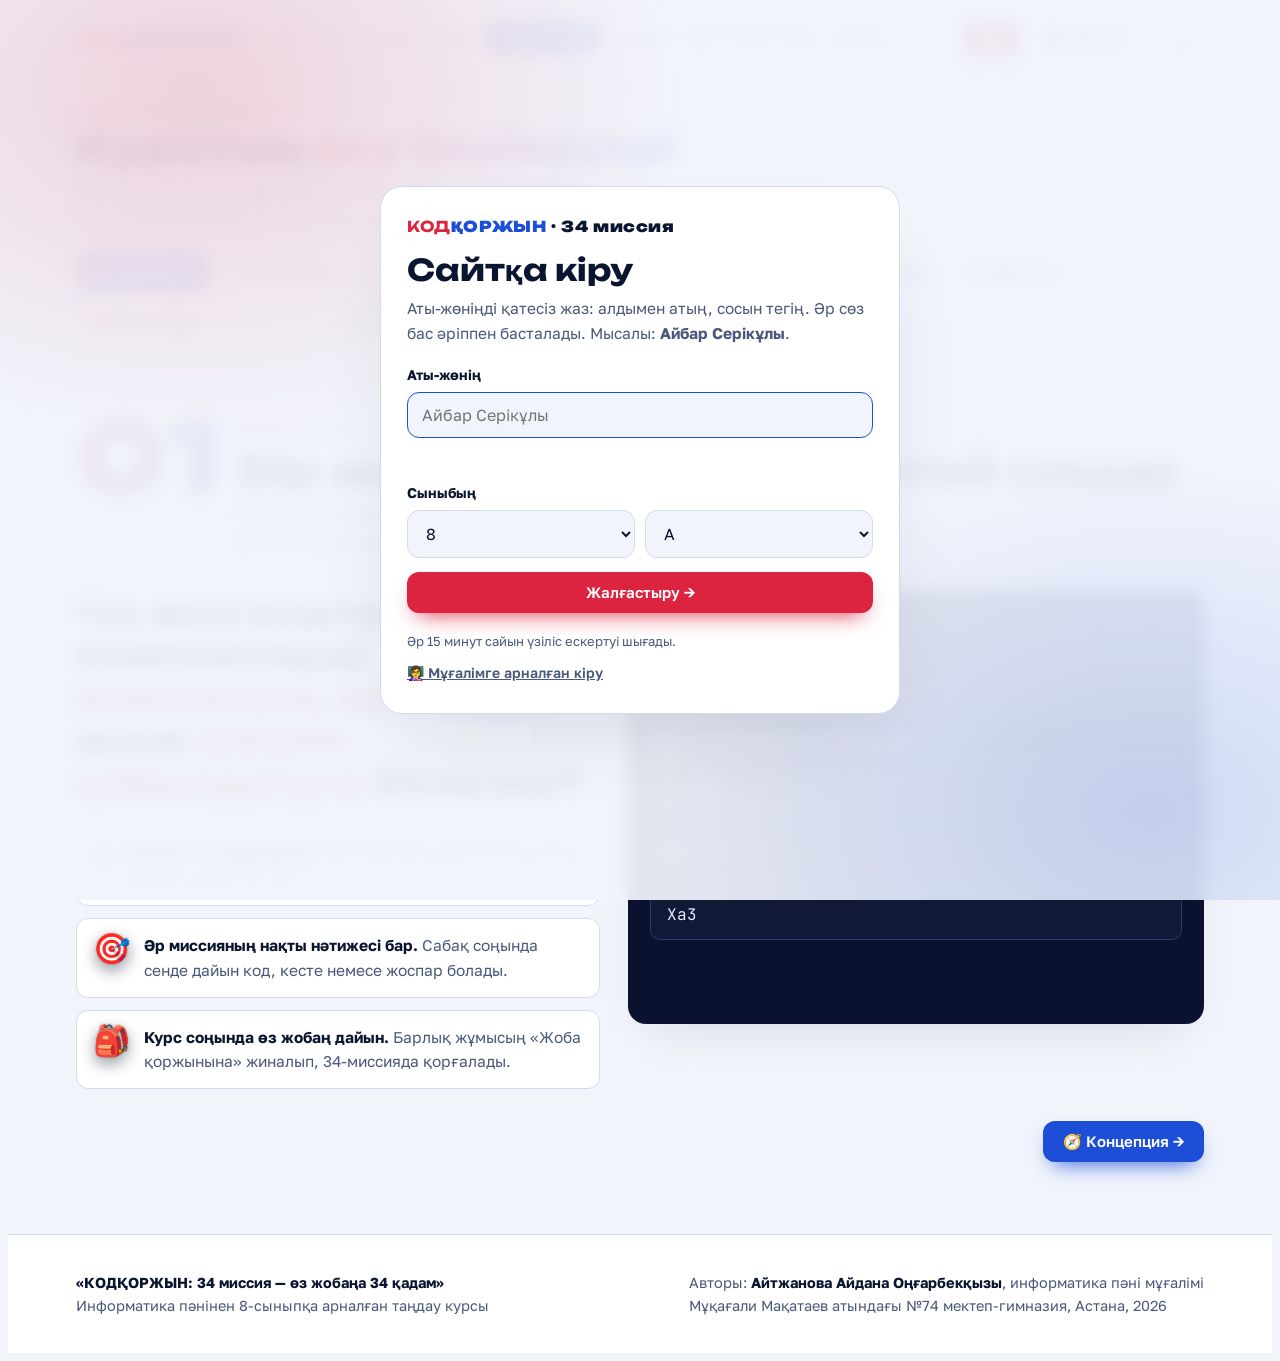
<file: kurs.html>
<!DOCTYPE html>
<html lang="kk">
<head>
<meta charset="utf-8">
<meta name="viewport" content="width=device-width, initial-scale=1, viewport-fit=cover">
<title>Сабақ материалдары · КОДҚОРЖЫН</title>
<meta name="claude:viewport-fit-sides" content="cover">
<link rel="preconnect" href="https://fonts.googleapis.com">
<link rel="preconnect" href="https://fonts.gstatic.com" crossorigin>
<link rel="stylesheet" href="https://fonts.googleapis.com/css2?family=Unbounded:wght@500;700;900&family=Golos+Text:wght@400;500;600;700&family=JetBrains+Mono:wght@400;600;700&display=swap">
<style>
/* Layout: терминал + жоба қоржыны. Тор қағаз фоны, қызыл/көк екі полюс, баспалдақпен көтерілетін 34 миссия. */
:root{
  --bg:#F1F4FB; --surface:#FFFFFF; --surface-2:#E6ECF9; --ink:#0A1530; --muted:#4A587A; --line:#D2DBEE;
  --blue:#1D4ED8; --blue-deep:#0B2A8F; --red:#DC2340; --red-deep:#A3122A;
  --code-bg:#0A1230; --code-ink:#E4EBFF; --code-dim:#8193C4; --code-str:#FF8A9A; --code-num:#7FB2FF; --code-kw:#FFC86B;
  --ok:#0F7A55; --ok-bg:#E1F4EC; --bad:#C01D36; --bad-bg:#FCE7EA;
  --glow-r:rgba(220,35,64,.16); --glow-b:rgba(29,78,216,.16); --shadow:rgba(10,21,48,.12);
  --emo-shadow:rgba(10,21,48,.35);
  --f-display:"Unbounded","Golos Text",system-ui,sans-serif;
  --f-body:"Golos Text",system-ui,-apple-system,"Segoe UI",Roboto,sans-serif;
  --f-mono:"JetBrains Mono",ui-monospace,"Cascadia Code",Consolas,monospace;
  --grad-rb:linear-gradient(90deg,var(--red),var(--blue));
  --r:14px;
}
@media (prefers-color-scheme: dark){:root:not([data-theme="light"]){
  --bg:#060B1C; --surface:#0D1631; --surface-2:#142049; --ink:#E8EDFB; --muted:#9BA9CC; --line:#223060;
  --blue:#5B8CFF; --blue-deep:#A9C1FF; --red:#FF4C62; --red-deep:#FF9AA7;
  --code-bg:#030716; --code-ink:#E4EBFF; --code-dim:#7686B5;
  --ok:#3FD49B; --ok-bg:#0C2C22; --bad:#FF6B7D; --bad-bg:#371120;
  --glow-r:rgba(255,76,98,.18); --glow-b:rgba(91,140,255,.2); --shadow:rgba(0,0,0,.45);
  --emo-shadow:rgba(0,0,0,.6); color-scheme:dark;
}}
:root[data-theme="dark"]{
  --bg:#060B1C; --surface:#0D1631; --surface-2:#142049; --ink:#E8EDFB; --muted:#9BA9CC; --line:#223060;
  --blue:#5B8CFF; --blue-deep:#A9C1FF; --red:#FF4C62; --red-deep:#FF9AA7;
  --code-bg:#030716; --code-ink:#E4EBFF; --code-dim:#7686B5;
  --ok:#3FD49B; --ok-bg:#0C2C22; --bad:#FF6B7D; --bad-bg:#371120;
  --glow-r:rgba(255,76,98,.18); --glow-b:rgba(91,140,255,.2); --shadow:rgba(0,0,0,.45);
  --emo-shadow:rgba(0,0,0,.6); color-scheme:dark;
}
[hidden]{display:none!important}
*{box-sizing:border-box}
html{scroll-behavior:smooth;scroll-padding-top:84px}
body{background:var(--bg);color:var(--ink);font-family:var(--f-body);font-size:17px;line-height:1.6;-webkit-font-smoothing:antialiased;overflow-x:hidden}
body::before{content:"";position:fixed;inset:0 0 auto;height:env(safe-area-inset-top,0px);z-index:60;background:var(--surface)}
h1,h2,h3,h4{font-family:var(--f-display);line-height:1.15;text-wrap:balance;margin:0}
p{margin:0}
a{color:var(--blue)}
code,pre,textarea.code{font-family:var(--f-mono)}
:focus-visible{outline:3px solid var(--blue);outline-offset:3px;border-radius:6px}
.wrap{max-width:1160px;margin:0 auto;padding-left:max(16px,env(safe-area-inset-left,0px));padding-right:max(16px,env(safe-area-inset-right,0px))}
.emo{display:inline-block;filter:drop-shadow(0 6px 8px var(--emo-shadow)) drop-shadow(0 0 1px var(--emo-shadow));font-style:normal;line-height:1}

/* ===== header ===== */
.top{position:sticky;top:env(safe-area-inset-top,0px);z-index:50;background:color-mix(in srgb,var(--surface) 88%,transparent);backdrop-filter:blur(12px);-webkit-backdrop-filter:blur(12px);border-bottom:1px solid var(--line)}
.top .wrap{display:flex;align-items:center;gap:16px;height:60px}
.brand{font-family:var(--f-display);font-weight:900;font-size:18px;letter-spacing:.02em;text-decoration:none;color:var(--ink);white-space:nowrap}
.brand b{color:var(--red)} .brand i{font-style:normal;color:var(--blue)}
.nav{display:flex;gap:4px;overflow-x:auto;scrollbar-width:none;flex:1;min-width:0}
.nav::-webkit-scrollbar{display:none}
.nav a{font-size:11px;font-weight:600;letter-spacing:.03em;text-decoration:none;color:var(--muted);padding:7px 6px;border-radius:999px;white-space:nowrap;transition:background .2s,color .2s}
.nav a:hover{color:var(--ink);background:var(--surface-2)}
.nav a.on{color:#fff;background:var(--blue)}
.progress{position:absolute;left:0;bottom:-1px;height:3px;width:100%;background:var(--grad-rb);transform-origin:0 50%;transform:scaleX(var(--p,0))}

/* ===== hero ===== */
.hero{position:relative;overflow:hidden;padding-block:48px 64px;
  background:
   radial-gradient(600px 380px at 8% 10%,var(--glow-r),transparent 70%),
   radial-gradient(700px 420px at 95% 40%,var(--glow-b),transparent 70%),
   repeating-linear-gradient(0deg,transparent 0 31px,color-mix(in srgb,var(--line) 55%,transparent) 31px 32px),
   repeating-linear-gradient(90deg,transparent 0 31px,color-mix(in srgb,var(--line) 55%,transparent) 31px 32px);}
.hero-grid{display:grid;grid-template-columns:minmax(0,1.2fr) minmax(0,.9fr);gap:48px;align-items:center}
.photo-card{position:relative;justify-self:center;width:min(100%,400px);animation:rise .9s cubic-bezier(.2,.8,.2,1) both}
.photo-frame{position:relative;border-radius:28px;padding:5px;background:conic-gradient(from var(--ang,0deg),var(--red),var(--blue),var(--red));animation:spin 8s linear infinite;box-shadow:0 30px 60px -20px var(--shadow)}
@property --ang{syntax:"<angle>";inherits:false;initial-value:0deg}
@keyframes spin{to{--ang:360deg}}
.photo-frame img{display:block;width:100%;aspect-ratio:560/1003;object-fit:cover;object-position:50% 18%;border-radius:24px;background:var(--surface);max-height:520px}
.author-chip{position:relative;white-space:pre;margin:-56px 14px 0;background:var(--code-bg);color:var(--code-ink);border-radius:14px;padding:12px 14px;font-family:var(--f-mono);font-size:12.5px;line-height:1.55;box-shadow:0 16px 30px -12px var(--shadow);overflow-x:auto}
.author-chip .fn{color:var(--code-dim)}
.author-chip .k{color:var(--code-num)} .author-chip .s{color:var(--code-str)}
.float{position:absolute;z-index:2;font-size:40px;animation:bob 4s ease-in-out infinite}
.float.f1{top:6%;left:-18px}.float.f2{top:36%;right:-16px;animation-delay:-1.3s}.float.f3{bottom:26%;left:-22px;animation-delay:-2.6s}
@keyframes bob{50%{transform:translateY(-12px) rotate(-6deg)}}
.eyebrow{display:inline-flex;gap:8px;align-items:center;font-size:13px;font-weight:600;letter-spacing:.08em;text-transform:uppercase;color:var(--muted);background:var(--surface);border:1px solid var(--line);padding:6px 12px;border-radius:999px}
.eyebrow .dot{width:8px;height:8px;border-radius:50%;background:var(--red);box-shadow:0 0 0 4px var(--glow-r);animation:pulse 1.6s infinite}
@keyframes pulse{50%{box-shadow:0 0 0 8px transparent}}
.title{font-weight:900;font-size:clamp(44px,8.4vw,104px);letter-spacing:-.01em;margin-top:18px;line-height:.95}
.title .a{color:var(--red)} .title .b{color:var(--blue)}
.title span{display:inline-block;animation:drop .8s cubic-bezier(.2,.9,.25,1.2) both}
.title .b{animation-delay:.12s}
@keyframes drop{from{transform:translateY(-30px);opacity:0}}
@keyframes rise{from{transform:translateY(30px);opacity:.0}}
.subtitle{font-family:var(--f-display);font-weight:700;font-size:clamp(20px,2.8vw,32px);margin-top:14px;line-height:1.25}
.subtitle em{font-style:normal;background:var(--grad-rb);-webkit-background-clip:text;background-clip:text;color:transparent}
.lead{color:var(--muted);max-width:56ch;margin-top:16px;font-size:18px}
.term{margin-top:26px;background:var(--code-bg);border-radius:var(--r);overflow:hidden;box-shadow:0 20px 40px -18px var(--shadow);max-width:560px}
.term-bar{display:flex;gap:7px;align-items:center;padding:10px 14px;background:color-mix(in srgb,var(--code-bg) 80%,#fff 6%)}
.term-bar i{width:11px;height:11px;border-radius:50%;background:var(--red)}
.term-bar i:nth-child(2){background:#F5B83D}.term-bar i:nth-child(3){background:var(--blue)}
.term-bar span{margin-left:auto;font-family:var(--f-mono);font-size:12px;color:var(--code-dim)}
.term pre{margin:0;padding:16px 18px 18px;color:var(--code-ink);font-size:15px;line-height:1.7;min-height:126px;white-space:pre-wrap;word-break:break-word}
.caret{display:inline-block;width:9px;height:1.1em;vertical-align:-3px;background:var(--red);animation:blink 1s steps(1) infinite}
@keyframes blink{50%{opacity:0}}
.stats{display:flex;flex-wrap:wrap;gap:10px 28px;margin-top:26px}
.stat b{display:block;font-family:var(--f-display);font-size:30px;font-weight:900;line-height:1}
.stat:nth-child(odd) b{color:var(--red)} .stat:nth-child(even) b{color:var(--blue)}
.stat span{font-size:13px;color:var(--muted);letter-spacing:.04em}
.cta{display:flex;flex-wrap:wrap;gap:12px;margin-top:28px}
.btn{appearance:none;border:0;cursor:pointer;font:600 15px/1 var(--f-body);padding:13px 20px;border-radius:12px;text-decoration:none;display:inline-flex;gap:8px;align-items:center;transition:transform .15s,box-shadow .2s,background .2s}
.btn:active{transform:translateY(1px) scale(.98)}
.btn.primary{background:var(--red);color:#fff;box-shadow:0 10px 22px -10px var(--red)}
.btn.primary:hover{box-shadow:0 14px 28px -10px var(--red);transform:translateY(-2px)}
.btn.blue{background:var(--blue);color:#fff;box-shadow:0 10px 22px -10px var(--blue)}
.btn.blue:hover{transform:translateY(-2px)}
.btn.ghost{background:var(--surface);color:var(--ink);border:1px solid var(--line)}
.btn.ghost:hover{border-color:var(--blue);color:var(--blue)}
.btn.sm{padding:9px 14px;font-size:14px;border-radius:10px}

/* ===== sections ===== */
section.sec{padding-block:72px;position:relative}
section.sec:nth-of-type(even){background:var(--surface)}
.sec-head{display:grid;grid-template-columns:auto 1fr;gap:6px 18px;align-items:end;margin-bottom:36px}
.sec-num{grid-row:span 3;font-family:var(--f-display);font-weight:900;font-size:clamp(56px,9vw,96px);line-height:.8;background:var(--grad-rb);-webkit-background-clip:text;background-clip:text;color:transparent;align-self:start}
.kicker{font-size:13px;font-weight:700;letter-spacing:.16em;color:var(--red)}
.sec-head h2{font-size:clamp(26px,3.6vw,42px)}
.sec-head p{color:var(--muted);max-width:62ch}
@keyframes peek{from{opacity:.45;transform:translateY(22px)}}
.reveal{animation:peek .7s both}
@supports (animation-timeline:view()){
  .reveal{animation:peek linear both;animation-timeline:view();animation-range:entry 0% entry 60%}
}
.grid{display:grid;gap:18px}
.g2{grid-template-columns:repeat(2,minmax(0,1fr))}
.g3{grid-template-columns:repeat(3,minmax(0,1fr))}
.g4{grid-template-columns:repeat(4,minmax(0,1fr))}
.card{background:var(--surface);border:1px solid var(--line);border-radius:var(--r);padding:22px;min-width:0}
section.sec:nth-of-type(even) .card{background:var(--bg)}
.card h3{font-size:18px;margin-bottom:8px}
.card p{color:var(--muted);font-size:15.5px}
.tag{display:inline-block;font:700 11px/1 var(--f-body);letter-spacing:.1em;text-transform:uppercase;padding:6px 9px;border-radius:999px;background:var(--surface-2);color:var(--blue)}
.tag.red{color:var(--red)}

/* ===== hook quiz ===== */
.hook-wrap{display:grid;grid-template-columns:minmax(0,1fr) minmax(0,1.1fr);gap:28px;align-items:start}
.big-q{font-family:var(--f-display);font-size:clamp(22px,3vw,34px);font-weight:700;line-height:1.25}
.big-q mark{background:none;color:var(--red)}
.facts{display:grid;gap:12px;margin-top:22px}
.fact{display:flex;gap:14px;align-items:flex-start;padding:14px 16px;border-radius:12px;background:var(--surface);border:1px solid var(--line)}
.fact .emo{font-size:30px}
.fact p{font-size:15.5px;color:var(--muted)} .fact b{color:var(--ink)}
.quiz{background:var(--code-bg);color:var(--code-ink);border-radius:18px;padding:22px;box-shadow:0 24px 50px -24px var(--shadow)}
.quiz-top{display:flex;justify-content:space-between;align-items:center;font-family:var(--f-mono);font-size:13px;color:var(--code-dim)}
.dots{display:flex;gap:6px}.dots i{width:22px;height:5px;border-radius:9px;background:#26325C;transition:background .3s}
.dots i.ok{background:#3FD49B}.dots i.no{background:#FF5C70}.dots i.cur{background:#7FB2FF}
.quiz pre{margin:16px 0;padding:16px;border-radius:12px;background:#ffffff0d;font-size:18px;color:#fff;white-space:pre-wrap}
.quiz .ask{font-weight:600;margin-bottom:12px}
.opts{display:grid;gap:10px}
.opt{all:unset;cursor:pointer;font-family:var(--f-mono);font-size:16px;padding:12px 16px;border-radius:10px;border:1px solid #2A3870;background:#ffffff08;color:var(--code-ink);transition:transform .15s,background .2s,border-color .2s}
.opt:hover{border-color:#7FB2FF;transform:translateX(4px)}
.opt:focus-visible{outline:3px solid #7FB2FF}
.opt.right{background:#0F3B2C;border-color:#3FD49B}
.opt.wrong{background:#3D1020;border-color:#FF5C70;animation:shake .4s}
@keyframes shake{25%{transform:translateX(-6px)}75%{transform:translateX(6px)}}
.quiz .why{margin-top:14px;font-size:15px;color:#C9D4F5;min-height:48px}
.quiz .why b{color:#fff}
.quiz-end{text-align:center;padding:18px 0}
.quiz-end .emo{font-size:64px;animation:pop .6s cubic-bezier(.2,.9,.3,1.5)}
@keyframes pop{from{transform:scale(.2) rotate(-30deg)}}

/* ===== concept ===== */
.chain{display:flex;flex-wrap:wrap;align-items:center;gap:10px;margin-bottom:30px}
.chain .node{display:flex;gap:10px;align-items:center;padding:12px 18px;border-radius:14px;background:var(--surface);border:1px solid var(--line);font-weight:700}
.chain .node .emo{font-size:26px}
.chain .arrow{flex:0 0 46px;height:4px;border-radius:4px;background:var(--grad-rb);background-size:200% 100%;animation:flow 2s linear infinite}
@keyframes flow{to{background-position:-200% 0}}
.concept{display:flex;flex-direction:column;gap:10px;transition:transform .25s,box-shadow .25s,border-color .25s}
.concept:hover{transform:translateY(-4px);box-shadow:0 18px 34px -20px var(--shadow);border-color:var(--blue)}
.concept .emo{font-size:34px}
.mini{margin:6px 0 0;padding:10px 12px;border-radius:10px;background:var(--code-bg);color:var(--code-ink);font-size:13.5px;line-height:1.55;overflow-x:auto;white-space:pre}
.mini .c{color:var(--code-dim)} .mini .s{color:var(--code-str)} .mini .n{color:var(--code-num)} .mini .k{color:var(--code-kw)}
.props{display:flex;flex-wrap:wrap;gap:10px;margin-top:8px}
.prop{padding:10px 14px;border-radius:12px;border:1px dashed var(--line);background:var(--surface);font-size:14.5px}
.prop b{color:var(--red)}
.order-game{margin-top:28px}
.order-list{display:flex;flex-wrap:wrap;gap:10px;margin-top:14px}
.order-list button{all:unset;cursor:pointer;padding:10px 14px;border-radius:10px;background:var(--surface);border:1.5px solid var(--line);font-weight:600;font-size:15px;transition:all .2s}
.order-list button:hover{border-color:var(--blue)}
.order-list button:focus-visible{outline:3px solid var(--blue)}
.order-list button.done{background:var(--ok-bg);border-color:var(--ok);color:var(--ok);cursor:default}
.order-list button.err{border-color:var(--bad);background:var(--bad-bg);animation:shake .4s}
.order-list button .n{display:inline-grid;place-items:center;width:22px;height:22px;border-radius:50%;background:var(--ok);color:#fff;font-size:12px;margin-right:6px}
.order-msg{margin-top:12px;font-weight:600;min-height:26px}

/* ===== structure / stairs ===== */
.stages{display:flex;flex-wrap:wrap;gap:8px;margin-bottom:18px}
.stage-pill{font-size:13px;font-weight:600;padding:7px 12px;border-radius:999px;border:1px solid var(--line);background:var(--bg);color:var(--muted)}
.stage-pill b{color:var(--ink)}
.stairs-box{overflow-x:auto;padding:8px 2px 4px;border-radius:var(--r)}
.stairs{display:flex;align-items:flex-end;gap:5px;min-width:820px;height:280px;padding-top:20px;position:relative}
.stairs::after{content:"";position:absolute;left:0;right:0;bottom:0;height:3px;border-radius:3px;background:var(--grad-rb)}
.step-btn{all:unset;cursor:pointer;flex:1;position:relative;border-radius:8px 8px 3px 3px;display:flex;align-items:flex-start;justify-content:center;padding-top:6px;color:#fff;font:700 12px/1 var(--f-mono);
  background:linear-gradient(180deg,var(--c1),var(--c2));box-shadow:inset 0 2px 0 rgba(255,255,255,.35);
  transform-origin:bottom;animation:grow .7s cubic-bezier(.2,.9,.3,1.15) both;animation-delay:calc(var(--i)*25ms);transition:filter .2s,transform .2s}
.step-btn:hover{filter:brightness(1.12);transform:translateY(-4px)}
.step-btn:focus-visible{outline:3px solid var(--ink);outline-offset:2px}
.step-btn.sel{outline:3px solid var(--ink);outline-offset:2px;transform:translateY(-6px)}
.step-btn.sel::before{content:"▲";position:absolute;bottom:-26px;color:var(--ink);font-size:12px}
@keyframes grow{from{transform:scaleY(.15)}}
.s-red{--c1:#FF5A6E;--c2:#B4142D}.s-blue{--c1:#4F86FF;--c2:#0E2E9A}
.mission-panel{margin-top:30px;display:grid;grid-template-columns:auto minmax(0,1fr);gap:22px;align-items:start;background:var(--bg);border:1px solid var(--line);border-radius:18px;padding:24px;position:relative;overflow:hidden}
.mission-panel::before{content:"";position:absolute;left:0;top:0;bottom:0;width:6px;background:linear-gradient(180deg,var(--red),var(--blue))}
.m-num{font-family:var(--f-display);font-weight:900;font-size:64px;line-height:.9;color:var(--blue)}
.m-num small{display:block;font-size:12px;letter-spacing:.14em;color:var(--muted);font-family:var(--f-body);font-weight:700;margin-top:6px}
.m-body h3{font-size:24px;margin:6px 0 10px}
.m-body ul{margin:0;padding-left:20px;color:var(--muted)}
.m-body li{margin:3px 0}
.m-res{margin-top:14px;padding:12px 14px;border-radius:12px;background:var(--surface);border:1px solid var(--line);font-size:15.5px}
.m-res b{color:var(--red)}
.m-nav{display:flex;gap:8px;margin-top:16px;flex-wrap:wrap}
.anim-in{animation:slide .45s cubic-bezier(.2,.8,.2,1)}
@keyframes slide{from{opacity:.0;transform:translateY(10px)}}

/* ===== process / lab ===== */
.pipeline{position:relative;display:grid;grid-template-columns:repeat(7,minmax(0,1fr));gap:8px;margin-bottom:40px}
.pipeline::before{content:"";position:absolute;left:4%;right:4%;top:27px;height:4px;border-radius:4px;background:linear-gradient(90deg,var(--red),var(--blue),var(--red),var(--blue));background-size:300% 100%;animation:flow 6s linear infinite}
.pipe{position:relative;text-align:center;font-size:13.5px;font-weight:600}
.pipe .ball{width:58px;height:58px;margin:0 auto 8px;border-radius:50%;display:grid;place-items:center;background:var(--surface);border:3px solid var(--blue);font-size:26px;transition:transform .2s}
.pipe:nth-child(odd) .ball{border-color:var(--red)}
.pipe:hover .ball{transform:scale(1.12) rotate(-6deg)}
.lab{display:grid;grid-template-columns:240px minmax(0,1fr);gap:20px;align-items:start}
.lab-tabs{display:flex;flex-direction:column;gap:6px;position:sticky;top:84px}
.lab-tab{all:unset;cursor:pointer;display:flex;gap:10px;align-items:center;padding:11px 12px;border-radius:12px;font-weight:600;font-size:15px;border:1px solid transparent;transition:background .2s}
.lab-tab .no{font:700 12px/1 var(--f-mono);width:28px;height:28px;border-radius:8px;display:grid;place-items:center;background:var(--surface-2);color:var(--blue);flex:none}
.lab-tab:hover{background:var(--surface-2)}
.lab-tab:focus-visible{outline:3px solid var(--blue)}
.lab-tab.on{background:var(--surface);border-color:var(--line);box-shadow:0 8px 20px -14px var(--shadow)}
.lab-tab.on .no{background:var(--red);color:#fff}
.lab-tab.done .no{background:var(--ok);color:#fff}
.lab-main{min-width:0}
.lab-head h3{font-size:26px;display:flex;gap:12px;align-items:center}
.lab-head h3 .emo{font-size:32px}
.lab-head p{color:var(--muted);margin-top:8px;max-width:64ch}
.rule{margin-top:12px;padding:10px 14px;border-radius:10px;background:var(--surface);border:1px solid var(--line);font-size:15px}
.rule b{color:var(--blue)}
.runner{margin-top:16px;border-radius:16px;overflow:hidden;background:var(--code-bg);box-shadow:0 22px 44px -26px var(--shadow)}
.runner-bar{display:flex;flex-wrap:wrap;gap:8px;align-items:center;justify-content:space-between;padding:10px 12px;border-bottom:1px solid #1C2852}
.runner-bar .fname{font:600 13px/1 var(--f-mono);color:var(--code-dim)}
.runner-bar .acts{display:flex;gap:8px;flex-wrap:wrap}
.runner textarea.code{display:block;width:100%;min-height:150px;resize:vertical;border:0;outline:0;background:transparent;color:var(--code-ink);font-size:15px;line-height:1.65;padding:16px 18px;tab-size:4;white-space:pre;overflow:auto}
.runner textarea.code:focus-visible{box-shadow:inset 0 0 0 2px #7FB2FF}
.inbox{display:flex;gap:10px;align-items:center;padding:10px 16px;border-top:1px dashed #23305E;flex-wrap:wrap}
.inbox label{font:600 12px/1.2 var(--f-mono);color:#FFC86B}
.inbox input{flex:1;min-width:160px;background:#ffffff0d;border:1px solid #2A3870;border-radius:8px;color:#fff;font:14px var(--f-mono);padding:8px 10px}
.out{border-top:1px solid #1C2852;padding:12px 18px 16px;min-height:64px;font:14.5px/1.6 var(--f-mono);color:#BFF5DA;white-space:pre-wrap;word-break:break-word;background:#00000033}
.out::before{content:"нәтиже ▸";display:block;font-size:11px;letter-spacing:.12em;color:var(--code-dim);margin-bottom:4px}
.out .err{color:#FF8A9A}
.out .hint{display:block;margin-top:8px;padding:8px 10px;border-radius:8px;background:#FFC86B1a;color:#FFD891;font-family:var(--f-body);font-size:14.5px}
.out .note{color:var(--code-dim);font-size:12.5px}
.task{margin-top:14px;display:flex;gap:12px;align-items:flex-start;padding:14px 16px;border-radius:12px;background:var(--surface);border:1px solid var(--line);border-left:5px solid var(--red)}
.task .emo{font-size:26px}
.task p{font-size:15.5px}
.lesson-flow{margin-top:44px}
.lesson-flow h3{font-size:20px;margin-bottom:16px}
.flow{display:grid;grid-template-columns:repeat(6,minmax(0,1fr));gap:10px;counter-reset:f}
.flow div{position:relative;padding:14px 12px 12px;border-radius:12px;background:var(--surface);border:1px solid var(--line);font-size:14px}
.flow div::before{counter-increment:f;content:counter(f);display:block;font:900 22px/1 var(--f-display);color:var(--blue);margin-bottom:6px}
.flow div:nth-child(odd)::before{color:var(--red)}
.flow b{display:block;font-size:14.5px}
.flow span{color:var(--muted);font-size:13px}

/* ===== link ===== */
.sci{display:flex;flex-direction:column;gap:10px}
.sci .head{display:flex;gap:12px;align-items:center}
.sci .head .emo{font-size:34px}
.sci .runner{margin-top:4px}
.sci .runner textarea.code{min-height:120px;font-size:14px}
.spheres{margin-top:34px;display:grid;grid-template-columns:repeat(4,minmax(0,1fr));gap:12px}
.sphere{all:unset;cursor:pointer;display:flex;flex-direction:column;gap:6px;padding:16px;border-radius:14px;background:var(--surface);border:1px solid var(--line);transition:transform .2s,border-color .2s}
.sphere:hover,.sphere[aria-expanded="true"]{transform:translateY(-3px);border-color:var(--red)}
.sphere:focus-visible{outline:3px solid var(--blue)}
.sphere .emo{font-size:30px}
.sphere b{font-size:15.5px}
.sphere span{font-size:13.5px;color:var(--muted)}
.links-map{margin-top:28px;display:grid;grid-template-columns:repeat(3,minmax(0,1fr));gap:14px}
.lm{padding:18px;border-radius:14px;background:linear-gradient(135deg,color-mix(in srgb,var(--red) 10%,var(--surface)),color-mix(in srgb,var(--blue) 10%,var(--surface)));border:1px solid var(--line)}
.lm b{display:block;font-family:var(--f-display);font-size:15px;margin-bottom:6px}
.lm p{font-size:14.5px;color:var(--muted)}

/* ===== apply ===== */
.pw-box{display:flex;flex-direction:column;gap:12px}
.pw-box input{width:100%;padding:13px 14px;border-radius:12px;border:1.5px solid var(--line);background:var(--surface);color:var(--ink);font:16px var(--f-mono)}
.pw-box input:focus{border-color:var(--blue);outline:none}
.meter{height:12px;border-radius:9px;background:var(--surface-2);overflow:hidden}
.meter i{display:block;height:100%;width:0;border-radius:9px;background:var(--grad-rb);transition:width .4s cubic-bezier(.2,.8,.2,1)}
.checks{display:grid;gap:6px;margin:0;padding:0;list-style:none;font-size:15px}
.checks li{display:flex;gap:8px;align-items:center;color:var(--muted)}
.checks li::before{content:"○";font-weight:700;color:var(--muted);width:18px}
.checks li.ok{color:var(--ok)} .checks li.ok::before{content:"✓";color:var(--ok)}
.pw-verdict{font-weight:700;font-family:var(--f-display);font-size:18px}
.warn{font-size:13.5px;color:var(--muted);padding:10px 12px;border-radius:10px;background:var(--bad-bg)}
.phish-msg{padding:16px;border-radius:14px;background:var(--surface);border:1px solid var(--line);font-size:15.5px;position:relative}
.phish-msg .from{font:600 12.5px/1 var(--f-mono);color:var(--muted);margin-bottom:8px;display:block}
.phish-btns{display:flex;gap:10px;margin-top:14px;flex-wrap:wrap}
.phish-res{margin-top:12px;font-size:15px;min-height:46px}
.phish-res.ok{color:var(--ok)} .phish-res.no{color:var(--bad)}
.idea{font-family:var(--f-display);font-size:20px;line-height:1.3;min-height:56px;margin:12px 0}
.idea-meta{font-size:14px;color:var(--muted)}
.roles{display:grid;grid-template-columns:repeat(5,minmax(0,1fr));gap:12px;margin-top:22px}
.role{text-align:center;padding:16px 12px;border-radius:14px;background:var(--surface);border:1px solid var(--line)}
.role .emo{font-size:36px;margin-bottom:8px;transition:transform .3s}
.role:hover .emo{transform:scale(1.2) rotate(8deg)}
.role b{display:block;font-size:14.5px}
.role span{font-size:13px;color:var(--muted)}
.tools{display:flex;flex-wrap:wrap;gap:8px;margin-top:10px}
.tools span{padding:8px 12px;border-radius:999px;background:var(--surface-2);font-size:14px;font-weight:600}

/* ===== difficulties ===== */
.bugs{display:grid;grid-template-columns:repeat(2,minmax(0,1fr));gap:18px}
.bug{display:flex;flex-direction:column;gap:10px}
.bug .head{display:flex;justify-content:space-between;gap:10px;align-items:center;flex-wrap:wrap}
.bug .err-name{font:700 13px/1 var(--f-mono);color:var(--bad);background:var(--bad-bg);padding:7px 10px;border-radius:8px}
.bug .runner{margin-top:0}
.bug .runner textarea.code{min-height:96px;font-size:14px}
.bug .fix{display:none;padding:12px 14px;border-radius:12px;background:var(--ok-bg);color:var(--ink);font-size:15px}
.bug.open .fix{display:block;animation:slide .4s}
.bug .fix b{color:var(--ok)}
.debug-algo{margin-top:34px;display:grid;grid-template-columns:repeat(5,minmax(0,1fr));gap:0;border-radius:16px;overflow:hidden;border:1px solid var(--line)}
.debug-algo div{padding:16px;background:var(--surface);border-right:1px solid var(--line);font-size:14.5px;position:relative}
.debug-algo div:last-child{border-right:0}
.debug-algo div::after{content:"";position:absolute;left:0;right:0;top:0;height:4px;background:var(--grad-rb);transform:scaleX(0);transform-origin:left;animation:fill 1s forwards;animation-delay:calc(var(--i)*.25s)}
@keyframes fill{to{transform:scaleX(1)}}
.debug-algo b{display:block;font-family:var(--f-display);font-size:14px;margin-bottom:4px}
.debug-algo span{color:var(--muted)}
.soft{margin-top:26px}

/* ===== summary ===== */
.sum-grid{display:grid;grid-template-columns:minmax(0,1.1fr) minmax(0,.9fr);gap:24px;align-items:start}
.bag-head{display:flex;gap:18px;align-items:center;margin-bottom:14px}
.ring{--v:0;width:92px;height:92px;border-radius:50%;flex:none;display:grid;place-items:center;background:conic-gradient(var(--red) calc(var(--v)*.5%),var(--blue) calc(var(--v)*1%),var(--surface-2) 0);transition:--v .5s}
@property --v{syntax:"<number>";inherits:true;initial-value:0}
.ring span{width:72px;height:72px;border-radius:50%;background:var(--surface);display:grid;place-items:center;font:900 18px/1 var(--f-display)}
.bag{list-style:none;margin:0;padding:0;display:grid;gap:8px}
.bag label{display:flex;gap:12px;align-items:center;padding:11px 14px;border-radius:12px;background:var(--bg);border:1px solid var(--line);cursor:pointer;font-size:15.5px;transition:border-color .2s,background .2s}
.bag input{width:20px;height:20px;accent-color:var(--red);flex:none}
.bag label:has(input:checked){border-color:var(--ok);background:var(--ok-bg)}
.bag-done{margin-top:12px;font-weight:700;color:var(--ok);min-height:26px}
.refl{display:grid;gap:12px}
.refl label{font-weight:700;font-size:15px;display:block;margin-bottom:6px}
.refl textarea{width:100%;min-height:64px;resize:vertical;padding:10px 12px;border-radius:10px;border:1.5px solid var(--line);background:var(--bg);color:var(--ink);font:15px var(--f-body)}
.refl textarea:focus{border-color:var(--blue);outline:none}
.criteria{margin-top:30px;display:flex;flex-wrap:wrap;gap:8px}
.criteria span{padding:8px 12px;border-radius:10px;border:1px solid var(--line);background:var(--bg);font-size:14px}
.finale{margin-top:48px;text-align:center;padding:44px 20px;border-radius:24px;color:#fff;background:linear-gradient(120deg,#B4142D,#DC2340 30%,#1D4ED8 70%,#0B2A8F);background-size:200% 200%;animation:shift 10s ease infinite;position:relative;overflow:hidden}
@keyframes shift{50%{background-position:100% 100%}}
.finale h3{font-size:clamp(24px,3.4vw,40px);color:#fff}
.finale p{opacity:.92;margin:12px auto 0;max-width:60ch}
.finale .emo{font-size:54px;margin-bottom:10px}
.finale code{background:#00000040;padding:3px 8px;border-radius:6px;font-size:15px}

/* ===== login / teacher / breaks ===== */
.who{display:flex;align-items:center;gap:8px;flex:none}
.who-chip{display:flex;align-items:center;gap:8px;padding:6px 10px;border-radius:999px;background:var(--surface-2);font-size:13px;font-weight:700;white-space:nowrap;max-width:220px;overflow:hidden;text-overflow:ellipsis}
.who-chip small{font:600 11px/1 var(--f-mono);color:var(--muted)}
.ov{position:fixed;inset:0;z-index:90;display:grid;place-items:center;overflow:auto;padding:max(20px,env(safe-area-inset-top,0px)) max(16px,env(safe-area-inset-right,0px)) 20px max(16px,env(safe-area-inset-left,0px));
  background:radial-gradient(700px 500px at 15% 10%,var(--glow-r),transparent 70%),radial-gradient(700px 500px at 90% 90%,var(--glow-b),transparent 70%),color-mix(in srgb,var(--bg) 94%,transparent);backdrop-filter:blur(8px);-webkit-backdrop-filter:blur(8px)}
.ov-box{width:min(520px,100%);background:var(--surface);border:1px solid var(--line);border-radius:22px;padding:28px 26px;box-shadow:0 40px 80px -30px var(--shadow);animation:rise .45s cubic-bezier(.2,.8,.2,1)}
.ov-box.wide{width:min(1100px,100%)}
.ov-box h2{font-size:clamp(22px,3vw,30px)}
.ov-box .lead2{color:var(--muted);margin:8px 0 18px;font-size:15.5px}
.ov-brand{font-family:var(--f-display);font-weight:900;font-size:15px;letter-spacing:.04em;margin-bottom:14px}
.ov-brand b{color:var(--red)} .ov-brand i{font-style:normal;color:var(--blue)}
.fld{margin-bottom:14px}
.fld label{display:block;font-weight:700;font-size:14px;margin-bottom:6px}
.fld input,.fld select{width:100%;padding:12px 14px;border-radius:12px;border:1.5px solid var(--line);background:var(--bg);color:var(--ink);font:16px var(--f-body)}
.fld input:focus,.fld select:focus{border-color:var(--blue);outline:none}
.fld input.bad{border-color:var(--bad)}
.fld .row2{display:grid;grid-template-columns:1fr 1fr;gap:10px}
.msg{min-height:22px;font-size:14px;font-weight:600;margin:-4px 0 12px}
.msg.bad{color:var(--bad)} .msg.ok{color:var(--ok)}
.msg button{all:unset;cursor:pointer;color:var(--blue);text-decoration:underline}
.confirm-card{padding:16px;border-radius:14px;background:var(--bg);border:1px solid var(--line);margin-bottom:16px}
.confirm-card b{display:block;font-family:var(--f-display);font-size:20px;margin-top:4px}
.ov-foot{display:flex;justify-content:space-between;align-items:center;gap:10px;flex-wrap:wrap;margin-top:6px}
.linkbtn{all:unset;cursor:pointer;font-size:14px;font-weight:600;color:var(--muted);text-decoration:underline}
.linkbtn:focus-visible{outline:2px solid var(--blue)}
.t-head{display:flex;justify-content:space-between;align-items:flex-start;gap:12px;flex-wrap:wrap;margin-bottom:16px}
.t-stats{display:flex;gap:10px;flex-wrap:wrap;margin-bottom:14px}
.t-stat{padding:10px 14px;border-radius:12px;background:var(--bg);border:1px solid var(--line);font-size:13px;color:var(--muted)}
.t-stat b{display:block;font:900 22px/1.1 var(--f-display);color:var(--ink)}
.t-tools{display:flex;gap:10px;flex-wrap:wrap;margin-bottom:12px}
.t-tools input,.t-tools select{padding:9px 12px;border-radius:10px;border:1.5px solid var(--line);background:var(--bg);color:var(--ink);font:14px var(--f-body)}
.t-wrap{overflow-x:auto;border:1px solid var(--line);border-radius:14px}
.t-table{width:100%;border-collapse:collapse;font-size:14px;min-width:820px}
.t-table th{text-align:left;font-size:11.5px;letter-spacing:.08em;text-transform:uppercase;color:var(--muted);padding:10px 12px;background:var(--bg);border-bottom:1px solid var(--line);white-space:nowrap}
.t-table td{padding:10px 12px;border-bottom:1px solid var(--line);vertical-align:middle;font-variant-numeric:tabular-nums}
.t-table tr:last-child td{border-bottom:0}
.dot{display:inline-block;width:10px;height:10px;border-radius:50%;margin-right:6px;vertical-align:middle}
.dot.on{background:#16b26a;box-shadow:0 0 0 4px rgba(22,178,106,.18)} .dot.mid{background:#f2b33d} .dot.off{background:#b9c1d4}
.mbar{display:flex;align-items:center;gap:8px;min-width:120px}
.mbar i{flex:1;height:8px;border-radius:8px;background:var(--surface-2);overflow:hidden;position:relative}
.mbar i span{position:absolute;inset:0 auto 0 0;background:var(--grad-rb);border-radius:8px}
.t-note{padding:14px 16px;border-radius:12px;background:var(--bad-bg);font-size:14.5px;margin-bottom:14px}
.t-note ol{margin:8px 0 0;padding-left:20px}
.brk-ico.emo{display:block}
.btn[disabled]{opacity:.45;cursor:not-allowed;box-shadow:none;transform:none}
.brk-ico{font-size:64px;text-align:center;animation:pop .6s cubic-bezier(.2,.9,.3,1.5)}
.brk-code{margin:14px 0;padding:12px 14px;border-radius:12px;background:var(--code-bg);color:var(--code-ink);font:14.5px/1.6 var(--f-mono);white-space:pre-wrap}
.brk-code .k{color:var(--code-kw)} .brk-code .c{color:var(--code-dim)}
.brk-steps{margin:0 0 16px;padding-left:22px;font-size:15.5px}
.brk-steps li{margin:4px 0}
.brk-timer{display:flex;align-items:center;gap:12px;margin-bottom:16px}
.brk-timer .tr{flex:1;height:10px;border-radius:10px;background:var(--surface-2);overflow:hidden}
.brk-timer .tr i{display:block;height:100%;background:var(--grad-rb);width:0}
.brk-timer b{font:900 20px/1 var(--f-mono);min-width:48px;text-align:right}
@media (max-width:640px){.t-lbl{display:none}.who-chip{max-width:130px}.who .btn{padding:8px 10px}.ov-box{padding:22px 18px}}
/* ===== practice / compiler ===== */
.pr{display:grid;grid-template-columns:280px minmax(0,1fr);gap:20px;align-items:start}
.pr-list{display:flex;flex-direction:column;gap:6px;position:sticky;top:84px;max-height:calc(100vh - 100px);overflow:auto;padding-right:4px}
.pr-lvl{font:700 11px/1 var(--f-body);letter-spacing:.14em;color:var(--muted);margin:10px 0 2px}
.pr-item{all:unset;cursor:pointer;display:flex;gap:10px;align-items:center;padding:10px 12px;border-radius:12px;border:1px solid transparent;font-size:14.5px;font-weight:600}
.pr-item:hover{background:var(--surface-2)}
.pr-item:focus-visible{outline:3px solid var(--blue)}
.pr-item.on{background:var(--bg);border-color:var(--line);box-shadow:0 8px 20px -14px var(--shadow)}
.pr-item .st{flex:none;width:26px;height:26px;border-radius:8px;display:grid;place-items:center;font:700 12px/1 var(--f-mono);background:var(--surface-2);color:var(--blue)}
.pr-item.done .st{background:var(--ok);color:#fff}
.pr-item.on .st{outline:2px solid var(--red)}
.pr-main{min-width:0;display:flex;flex-direction:column;gap:14px}
.pr-task{padding:18px 20px;border-radius:16px;background:var(--bg);border:1px solid var(--line)}
.pr-task h3{font-size:20px;margin:6px 0 8px}
.pr-task p{color:var(--muted);font-size:15.5px}
.pr-task .ex{margin-top:10px;display:flex;flex-wrap:wrap;gap:8px}
.pr-task .ex code{background:var(--surface-2);padding:6px 10px;border-radius:8px;font-size:13.5px;white-space:pre}
.ide{border-radius:16px;overflow:hidden;background:var(--code-bg);box-shadow:0 22px 44px -26px var(--shadow)}
.ide-bar{display:flex;flex-wrap:wrap;gap:8px;align-items:center;justify-content:space-between;padding:10px 12px;border-bottom:1px solid #1C2852}
.ide-bar .fname{font:600 13px/1 var(--f-mono);color:var(--code-dim)}
.ide-bar .acts{display:flex;gap:8px;flex-wrap:wrap}
.ide-bar .btn.ghost{background:transparent;color:var(--code-ink);border-color:#2A3870}
.ide-ed{display:grid;grid-template-columns:auto minmax(0,1fr)}
.ide-gut{padding:14px 8px 14px 14px;font:15px/1.65 var(--f-mono);color:#4E6A99;text-align:right;user-select:none;overflow:hidden;max-height:420px}
.ide-ed textarea{display:block;width:100%;min-height:220px;max-height:420px;resize:vertical;border:0;outline:0;background:transparent;color:var(--code-ink);font:15px/1.65 var(--f-mono);padding:14px 16px 14px 6px;white-space:pre;overflow:auto;tab-size:4}
.ide-ed:focus-within{box-shadow:inset 0 0 0 2px #7FB2FF}
.ide-in{display:flex;gap:10px;align-items:center;padding:10px 16px;border-top:1px dashed #23305E;flex-wrap:wrap}
.ide-in label{font:600 12px/1.3 var(--f-mono);color:#FFC86B}
.ide-in input{flex:1;min-width:160px;background:#ffffff0d;border:1px solid #2A3870;border-radius:8px;color:#fff;font:14px var(--f-mono);padding:8px 10px}
.ide-out{border-top:1px solid #1C2852;padding:12px 18px 16px;min-height:80px;max-height:280px;overflow:auto;font:14.5px/1.6 var(--f-mono);color:#BFF5DA;white-space:pre-wrap;word-break:break-word;background:#00000033}
.ide-out::before{content:"нәтиже ▸";display:block;font-size:11px;letter-spacing:.12em;color:var(--code-dim);margin-bottom:4px}
.ide-out .err{color:#FF8A9A}.ide-out .note{color:var(--code-dim)}
.ide-out .hint{display:block;margin-top:8px;padding:8px 10px;border-radius:8px;background:#FFC86B1a;color:#FFD891;font-family:var(--f-body);font-size:14.5px}
.tests{display:grid;gap:8px}
.test{display:grid;grid-template-columns:auto minmax(0,1fr);gap:4px 12px;padding:12px 14px;border-radius:12px;border:1px solid var(--line);background:var(--bg);font-size:14px}
.test .ic{grid-row:span 3;font-size:20px}
.test.ok{border-color:var(--ok);background:var(--ok-bg)}
.test.no{border-color:var(--bad);background:var(--bad-bg)}
.test code{font-size:13px;white-space:pre-wrap;word-break:break-word}
.test b{font-weight:700}
.win{padding:16px 18px;border-radius:14px;background:linear-gradient(120deg,var(--ok-bg),color-mix(in srgb,var(--blue) 12%,var(--surface)));border:1px solid var(--ok);font-weight:600;animation:slide .4s}
.res{margin-top:34px;display:grid;grid-template-columns:minmax(0,.9fr) minmax(0,1.1fr);gap:20px;align-items:start}
.res-stats{display:flex;gap:18px;align-items:center;flex-wrap:wrap}
.res-bars{display:grid;gap:10px;margin-top:16px}
.res-bar{display:grid;grid-template-columns:90px minmax(0,1fr) 44px;gap:10px;align-items:center;font-size:14px;font-weight:600}
.res-bar .tr{height:10px;border-radius:9px;background:var(--surface-2);overflow:hidden}
.res-bar .tr i{display:block;height:100%;border-radius:9px;background:var(--grad-rb);transition:width .5s}
.res-form{display:grid;grid-template-columns:repeat(2,minmax(0,1fr));gap:10px;margin-top:16px}
.res-form label{font-size:13px;font-weight:700;display:block;margin-bottom:4px}
.res-form input{width:100%;padding:10px 12px;border-radius:10px;border:1.5px solid var(--line);background:var(--bg);color:var(--ink);font:15px var(--f-body)}
.res-form input:focus{border-color:var(--blue);outline:none}
.res-table{width:100%;border-collapse:collapse;font-size:14.5px}
.res-table th{text-align:left;font-size:12px;letter-spacing:.08em;color:var(--muted);padding:8px 10px;border-bottom:1px solid var(--line)}
.res-table td{padding:9px 10px;border-bottom:1px solid var(--line)}
.res-table .yes{color:var(--ok);font-weight:700}.res-table .nope{color:var(--muted)}
.res-report{width:100%;min-height:120px;margin-top:12px;padding:10px 12px;border-radius:10px;border:1px solid var(--line);background:var(--bg);color:var(--ink);font:13px/1.5 var(--f-mono);resize:vertical}
@media (max-width:960px){.pr,.res{grid-template-columns:minmax(0,1fr)}.pr-list{position:static;max-height:none;flex-direction:row;overflow-x:auto;flex-wrap:nowrap}.pr-lvl{display:none}.pr-item{flex:none}}
@media (max-width:640px){.res-form{grid-template-columns:minmax(0,1fr)}}
/* ===== video lessons ===== */
.vids{display:grid;grid-template-columns:repeat(3,minmax(0,1fr));gap:18px;margin-bottom:30px}
.vcard{display:flex;flex-direction:column;gap:10px;min-width:0}
.vbox{position:relative;aspect-ratio:9/16;max-width:100%;border-radius:16px;overflow:hidden;background:#0A1B36;box-shadow:0 22px 44px -26px var(--shadow)}
.vbox video{display:block;width:100%;height:100%;object-fit:cover;background:#0A1B36}
.vplay{all:unset;cursor:pointer;position:absolute;inset:0;display:grid;place-items:center;background:linear-gradient(180deg,rgba(6,11,28,.15),rgba(6,11,28,.55))}
.vplay span{display:flex;align-items:center;gap:10px;padding:14px 22px;border-radius:999px;background:var(--red);color:#fff;font:700 16px/1 var(--f-body);box-shadow:0 12px 26px -10px var(--red);transition:transform .2s}
.vplay:hover span{transform:scale(1.06)}
.vplay:focus-visible span{outline:3px solid #fff;outline-offset:3px}
.vcard h4{font-family:var(--f-display);font-size:16px;margin:0}
.vcard p{font-size:14.5px;color:var(--muted)}
@media (max-width:960px){.vids{grid-template-columns:repeat(2,minmax(0,1fr))}}
@media (max-width:640px){.vids{grid-template-columns:minmax(0,1fr)}.vbox{width:min(100%,340px);margin:0 auto}}
/* ===== AI helper ===== */
.ai-steps{display:grid;grid-template-columns:repeat(3,minmax(0,1fr));gap:16px;margin-bottom:26px}
.ai-step{position:relative;padding:20px;border-radius:var(--r);background:var(--bg);border:1px solid var(--line)}
.ai-step .no{font:900 34px/1 var(--f-display);background:var(--grad-rb);-webkit-background-clip:text;background-clip:text;color:transparent}
.ai-step h3{font-size:17px;margin:8px 0 6px}
.ai-step p{font-size:15px;color:var(--muted)}
.ai-step .links{display:flex;gap:8px;flex-wrap:wrap;margin-top:12px}
.starter{background:var(--code-bg);color:var(--code-ink);border-radius:18px;overflow:hidden;box-shadow:0 22px 44px -26px var(--shadow)}
.starter-bar{display:flex;justify-content:space-between;align-items:center;gap:10px;flex-wrap:wrap;padding:12px 16px;border-bottom:1px solid #1C2852}
.starter-bar b{font-family:var(--f-display);font-size:14px;color:#fff}
.starter pre{margin:0;padding:16px 18px;max-height:260px;overflow:auto;white-space:pre-wrap;word-break:break-word;font:13.5px/1.6 var(--f-mono)}
.starter pre .sl{color:#FFC86B;font-weight:700}
.cmds{display:grid;grid-template-columns:repeat(3,minmax(0,1fr));gap:12px;margin-top:22px}
.cmd{display:flex;flex-direction:column;gap:8px;padding:16px;border-radius:14px;background:var(--bg);border:1px solid var(--line);transition:transform .2s,border-color .2s;min-width:0}
.cmd:hover{transform:translateY(-3px);border-color:var(--blue)}
.cmd .slash{font:700 17px/1 var(--f-mono);color:var(--red);display:flex;gap:8px;align-items:center}
.cmd .slash .emo{font-size:22px}
.cmd p{font-size:14.5px;color:var(--muted)}
.cmd code.ex{display:block;padding:9px 11px;border-radius:9px;background:var(--code-bg);color:var(--code-ink);font-size:13px;white-space:pre-wrap;word-break:break-word}
.cmd .btn{align-self:flex-start}
.howto{margin-top:22px;display:grid;grid-template-columns:minmax(0,1fr) minmax(0,1fr);gap:16px}
.chat{display:flex;flex-direction:column;gap:10px;padding:18px;border-radius:16px;background:var(--bg);border:1px solid var(--line)}
.bubble{max-width:88%;padding:10px 14px;border-radius:14px;font-size:14.5px;line-height:1.5;white-space:pre-wrap}
.bubble.me{align-self:flex-end;background:var(--blue);color:#fff;border-bottom-right-radius:4px;font-family:var(--f-mono);font-size:13.5px}
.bubble.ai{align-self:flex-start;background:var(--surface);border:1px solid var(--line);border-bottom-left-radius:4px}
.bubble.ai code{font-size:13px;background:var(--surface-2);padding:1px 5px;border-radius:5px}
.ready{display:grid;grid-template-columns:repeat(2,minmax(0,1fr));gap:14px;margin-top:22px}
.rp{display:flex;flex-direction:column;gap:10px;padding:18px;border-radius:14px;background:var(--bg);border:1px solid var(--line);min-width:0}
.rp .top{display:flex;justify-content:space-between;align-items:center;gap:10px;flex-wrap:wrap}
.rp h4{font-size:15.5px;display:flex;gap:8px;align-items:center}
.rp .txt{font-size:14.5px;line-height:1.55;white-space:pre-wrap;word-break:break-word;padding:12px;border-radius:10px;background:var(--surface);border:1px dashed var(--line)}
.rp .txt mark,.gen-out mark{background:color-mix(in srgb,var(--red) 16%,transparent);color:var(--red);border-radius:4px;padding:0 3px;font-weight:600}
.gen{display:grid;grid-template-columns:minmax(0,.95fr) minmax(0,1.05fr);gap:22px;margin-top:22px;align-items:start}
.gen-form{display:flex;flex-direction:column;gap:14px;padding:20px;border-radius:16px;background:var(--bg);border:1px solid var(--line)}
.gen-form label.l{font-weight:700;font-size:14.5px;display:block;margin-bottom:6px}
.gen-form input[type=text],.gen-form select{width:100%;padding:11px 12px;border-radius:10px;border:1.5px solid var(--line);background:var(--surface);color:var(--ink);font:15px var(--f-body)}
.gen-form input[type=text]:focus,.gen-form select:focus{border-color:var(--blue);outline:none}
.chips{display:flex;flex-wrap:wrap;gap:8px}
.chip{all:unset;cursor:pointer;padding:8px 12px;border-radius:999px;border:1.5px solid var(--line);background:var(--surface);font-size:14px;font-weight:600;transition:all .2s}
.chip:hover{border-color:var(--blue)}
.chip:focus-visible{outline:3px solid var(--blue)}
.chip[aria-pressed="true"]{background:var(--blue);border-color:var(--blue);color:#fff}
.gen-res{position:sticky;top:84px;display:flex;flex-direction:column;gap:12px}
.gen-out{padding:18px;border-radius:16px;background:var(--surface);border:1px solid var(--line);box-shadow:0 22px 44px -28px var(--shadow);display:flex;flex-direction:column;gap:10px}
.part{padding:10px 12px 10px 14px;border-radius:10px;background:var(--bg);border-left:4px solid var(--blue);font-size:14.5px;line-height:1.55;animation:slide .35s}
.part:nth-child(odd){border-left-color:var(--red)}
.part b{display:block;font:700 11px/1.4 var(--f-body);letter-spacing:.12em;text-transform:uppercase;color:var(--muted);margin-bottom:3px}
.gen-acts{display:flex;flex-wrap:wrap;gap:8px;align-items:center}
.gen-acts small{color:var(--muted);font-size:13px}
.copied{color:var(--ok);font-weight:700;font-size:14px;min-height:20px}
.formula{display:flex;flex-wrap:wrap;gap:6px;align-items:center;font-size:14px;font-weight:700}
.formula span{padding:6px 10px;border-radius:8px;background:var(--surface-2)}
.formula i{font-style:normal;color:var(--muted)}
.ai-rules{display:grid;grid-template-columns:repeat(5,minmax(0,1fr));gap:12px;margin-top:26px}
.ai-rule{padding:16px;border-radius:14px;background:var(--bg);border:1px solid var(--line)}
.ai-rule .emo{font-size:28px}
.ai-rule b{display:block;font-size:15px;margin:8px 0 4px}
.ai-rule p{font-size:13.5px;color:var(--muted)}
.subh{font-size:22px;margin-top:44px}
.subp{color:var(--muted);margin-top:6px;max-width:66ch}
@media (max-width:960px){.ai-steps,.howto,.gen,.ready{grid-template-columns:minmax(0,1fr)}.cmds{grid-template-columns:repeat(2,minmax(0,1fr))}.ai-rules{grid-template-columns:repeat(2,minmax(0,1fr))}.gen-res{position:static}}
@media (max-width:640px){.cmds,.ai-rules{grid-template-columns:minmax(0,1fr)}}

footer{padding-block:36px;border-top:1px solid var(--line);background:var(--surface)}
footer .wrap{display:flex;flex-wrap:wrap;gap:16px;justify-content:space-between;align-items:center;font-size:14.5px;color:var(--muted)}
footer b{color:var(--ink)}

/* ===== responsive ===== */
@media (max-width:960px){
  .hero-grid,.hook-wrap,.sum-grid{grid-template-columns:minmax(0,1fr)}
  .photo-card{order:-1;width:min(100%,320px)}
  .g3,.g4,.spheres{grid-template-columns:repeat(2,minmax(0,1fr))}
  .lab{grid-template-columns:minmax(0,1fr)}
  .lab-tabs{position:static;flex-direction:row;overflow-x:auto;padding-bottom:4px}
  .lab-tab{flex:none}
  .flow{grid-template-columns:repeat(3,minmax(0,1fr))}
  .roles{grid-template-columns:repeat(3,minmax(0,1fr))}
  .debug-algo{grid-template-columns:minmax(0,1fr)}
  .debug-algo div{border-right:0;border-bottom:1px solid var(--line)}
  .links-map{grid-template-columns:minmax(0,1fr)}
  .pipeline{grid-template-columns:repeat(4,minmax(0,1fr));row-gap:18px}
  .pipeline::before{display:none}
}
@media (max-width:640px){
  body{font-size:16px}
  .nav{display:none}
  .top .wrap{justify-content:space-between}
  .g2,.g3,.g4,.bugs,.spheres{grid-template-columns:minmax(0,1fr)}
  .flow{grid-template-columns:repeat(2,minmax(0,1fr))}
  .roles{grid-template-columns:repeat(2,minmax(0,1fr))}
  .mission-panel{grid-template-columns:minmax(0,1fr);padding:20px 18px 20px 22px}
  .m-num{font-size:44px}
  .sec-head{grid-template-columns:minmax(0,1fr)}
  .sec-num{grid-row:auto;font-size:52px}
  section.sec{padding-block:52px}
  .float{font-size:30px}
  .float.f1{left:-6px}.float.f2{right:-6px}.float.f3{left:-8px}
  .pipeline{grid-template-columns:repeat(4,minmax(0,1fr))}
  .pipe .ball{width:48px;height:48px;font-size:22px}
  .pipe{font-size:12px}
}
@media (prefers-reduced-motion:reduce){
  *,*::before,*::after{animation:none!important;transition:none!important}
  html{scroll-behavior:auto}
}
/* ===== «Сабақ материалдары» беті: әр бөлім жеке ашылады ===== */
.hero,#structure,#ai{display:none!important}
section.sec{display:none}
section.sec.kk-on{display:block;background:var(--bg)}
.nav a[aria-current]{color:#fff;background:var(--blue)}
.kk-head{padding:28px 0 0}
.kk-head h1{font-size:clamp(26px,4vw,40px);font-weight:900}
.kk-head h1 em{font-style:normal;background:var(--grad-rb);-webkit-background-clip:text;background-clip:text;color:transparent}
.kk-head p{color:var(--muted);margin-top:8px;max-width:66ch}
.kk-tabs{display:flex;flex-wrap:wrap;gap:8px;margin-top:18px;padding-bottom:4px}
.kk-tabs a{text-decoration:none;font-weight:700;font-size:14px;padding:9px 14px;border-radius:999px;background:var(--surface);border:1px solid var(--line);color:var(--ink);white-space:nowrap}
.kk-tabs a:hover{border-color:var(--blue);color:var(--blue)}
.kk-tabs a.on{background:var(--blue);border-color:var(--blue);color:#fff}
.kk-pager{display:flex;justify-content:space-between;gap:10px;flex-wrap:wrap;margin-top:32px}
</style>
</head>
<body>


<header class="top" id="top">
  <div class="wrap">
    <a class="brand" href="index.html"><b>КОД</b><i>ҚОРЖЫН</i></a>
    <nav class="nav" aria-label="Бөлімдер">
      <a href="index.html">🏠 БАСТЫ БЕТ</a><a href="missions.html">🪜 34 БАСПАЛДАҚ</a><a href="kurs.html" aria-current="page">📚 МАТЕРИАЛДАР</a><a href="sozdik.html">📖 СӨЗДІК</a><a href="komek.html">🧑‍🏫 ҰСТАЗДАН КӨМЕК</a><a href="oyin.html">🎮 ОЙЫН</a>
    </nav>
    <button class="btn ghost sm" id="themeBtn" type="button" aria-label="Тақырып түсін ауыстыру"><span class="emo" id="themeIco">🌙</span></button>
  </div>
  <div class="progress" id="progress"></div>
</header>

<div class="kk-head">
  <div class="wrap">
    <span class="kicker">САБАҚ МАТЕРИАЛДАРЫ</span>
    <h1>Курстың <em>оқу бөлімдері</em></h1>
    <p>Бөлімді таңда: әрқайсысы жеке ашылады. Мұнда квиз, ойындар, Python зертханасы, тренажёрлар, практикалық жұмыстар және жоба қоржыны бар.</p>
    <nav class="kk-tabs" id="kkTabs" aria-label="Оқу бөлімдері">
      <a href="#hook">🎯 Қызықтыру</a><a href="#concept">🧭 Концепция</a><a href="#process">🐍 Python зертханасы</a><a href="#link">🔬 Байланыс</a><a href="#apply">🔐 Қолдану</a><a href="#hard">🐞 Қиындықтар</a><a href="#practice">💻 Практика</a><a href="#final">🎒 Қорытынды</a>
    </nav>
  </div>
</div>

<!-- ============ HERO ============ -->
<section class="hero" id="hero">
  <div class="wrap hero-grid">
    <div>
      <span class="eyebrow"><span class="dot"></span>Информатика · 8-сынып · таңдау курсы</span>
      <h1 class="title"><span class="a">КОД</span><span class="b">ҚОРЖЫН</span></h1>
      <p class="subtitle"><em>34 миссия — өз жобаңа 34 қадам</em></p>
      <p class="lead">Python тілін қысқа әрі нақты кодтар арқылы үйрен. Әр сабақ бір миссия, ал әр миссия сенің жеке цифрлық жобаңа бір қадам жақындатады.</p>
      <div class="term" aria-label="Python терминалы">
        <div class="term-bar"><i></i><i></i><i></i><span>missiya_01.py</span></div>
        <pre id="typer" aria-live="off"></pre>
      </div>
      <div class="stats">
        <div class="stat"><b>34</b><span>миссия</span></div>
        <div class="stat"><b>6</b><span>кезең</span></div>
        <div class="stat"><b>34</b><span>сағат, аптасына 1</span></div>
        <div class="stat"><b>70%</b><span>практика</span></div>
      </div>
      <div class="cta">
        <a class="btn primary" href="#hook"><span class="emo">🚀</span> Миссияны бастау</a>
        <a class="btn ghost" href="#process"><span class="emo">🐍</span> Python зертханасы</a>
        <a class="btn blue" href="oyin.html" target="_blank" rel="noopener"><span class="emo">🎮</span> «Блок әлемі» ойыны</a>
      </div>
    </div>
    <figure class="photo-card" style="margin:0">
      <span class="float f1 emo" aria-hidden="true">🐍</span>
      <span class="float f2 emo" aria-hidden="true">💻</span>
      <span class="float f3 emo" aria-hidden="true">🔐</span>
      <div class="photo-frame"><img src="[data-uri]" alt="Айтжанова Айдана Оңғарбекқызы, информатика пәні мұғалімі"></div>
      <figcaption class="author-chip"><span class="fn"># author.py</span>
<span class="k">автор</span> = <span class="s">"Айтжанова Айдана Оңғарбекқызы"</span>
<span class="k">рөлі</span> = <span class="s">"информатика пәні мұғалімі"</span>
<span class="k">мектеп</span> = <span class="s">"Мұқағали Мақатаев атындағы
          №74 мектеп-гимназия"</span></figcaption>
    </figure>
  </div>
</section>

<!-- ============ 1. HOOK ============ -->
<section class="sec" id="hook">
  <div class="wrap">
    <div class="sec-head reveal">
      <span class="sec-num">01</span>
      <span class="kicker">ҚЫЗЫҚТЫРУ</span>
      <h2>Бір жол код — бір кішкентай сиқыр</h2>
      <p>Компьютер сенің айтқаныңды бұлжытпай орындайды. Тек оған түсінікті тілде сөйлеу керек. Алдымен өзіңді сынап көр.</p>
    </div>
    <div class="hook-wrap">
      <div class="reveal">
        <p class="big-q">Үш жол кодпен компьютерді <mark>есептетуге</mark>, <mark>сөйлетуге</mark> және <mark>шешім қабылдатуға</mark> бола ма?</p>
        <div class="facts">
          <div class="fact"><span class="emo">⚡</span><p><b>Python — ең оңай бастау.</b> Командалары ағылшынша қысқа сөздер: <code>print</code>, <code>if</code>, <code>for</code>.</p></div>
          <div class="fact"><span class="emo">🎯</span><p><b>Әр миссияның нақты нәтижесі бар.</b> Сабақ соңында сенде дайын код, кесте немесе жоспар болады.</p></div>
          <div class="fact"><span class="emo">🎒</span><p><b>Курс соңында өз жобаң дайын.</b> Барлық жұмысың «Жоба қоржынына» жиналып, 34-миссияда қорғалады.</p></div>
        </div>
      </div>
      <div class="quiz reveal" id="quiz" aria-live="polite"></div>
    </div>
  </div>
</section>

<!-- ============ 2. CONCEPT ============ -->
<section class="sec" id="concept">
  <div class="wrap">
    <div class="sec-head reveal">
      <span class="sec-num">02</span>
      <span class="kicker">КОНЦЕПЦИЯ</span>
      <h2>Мәселе → алгоритм → бағдарлама → жоба</h2>
      <p>Курстың негізгі идеясы: сен дайын цифрлық құралды тек қолданушы емессің, оны өзің жасай аласың. Бағдарламалау тілі осы жолдағы басты құралың.</p>
    </div>
    <div class="chain reveal" aria-label="Жоба тізбегі">
      <div class="node"><span class="emo">🔍</span>Мәселе</div><div class="arrow"></div>
      <div class="node"><span class="emo">🧭</span>Алгоритм</div><div class="arrow"></div>
      <div class="node"><span class="emo">🐍</span>Код</div><div class="arrow"></div>
      <div class="node"><span class="emo">🧪</span>Тест</div><div class="arrow"></div>
      <div class="node"><span class="emo">🏆</span>Жоба</div>
    </div>
    <div class="grid g3">
      <article class="card concept reveal"><span class="emo">🧭</span><h3>Алгоритм</h3><p>Нәтижеге жеткізетін нақты әрі реттелген қадамдар тізбегі. Тамақ пісіру рецепті де алгоритм.</p></article>
      <article class="card concept reveal"><span class="emo">🤖</span><h3>Орындаушы және команда</h3><p>Орындаушы — командаларды орындайтын объект: компьютер, робот, адам. Команда — оған берілетін нұсқау.</p><pre class="mini"><span class="k">print</span>(<span class="s">"Сәлем!"</span>)  <span class="c"># команда</span></pre></article>
      <article class="card concept reveal"><span class="emo">📦</span><h3>Айнымалы</h3><p>Атауы бар «қорап». Оның ішінде мән сақталады және ол өзгере алады.</p><pre class="mini">score = <span class="n">10</span>
score = score + <span class="n">5</span>   <span class="c"># енді 15</span></pre></article>
      <article class="card concept reveal"><span class="emo">🏷️</span><h3>Деректер типі</h3><p>Мәннің түрі: бүтін сан, бөлшек сан, мәтін немесе логикалық мән.</p><pre class="mini"><span class="n">14</span>      <span class="c"># int</span>
<span class="n">36.6</span>    <span class="c"># float</span>
<span class="s">"Алма"</span>  <span class="c"># str</span>
<span class="k">True</span>    <span class="c"># bool</span></pre></article>
      <article class="card concept reveal"><span class="emo">🔀</span><h3>Шарт (тармақталу)</h3><p>«Егер… онда… әйтпесе…». Бағдарлама жағдайға қарай екі жолдың бірін таңдайды.</p><pre class="mini"><span class="k">if</span> t > <span class="n">25</span>:
    <span class="k">print</span>(<span class="s">"Ыстық"</span>)
<span class="k">else</span>:
    <span class="k">print</span>(<span class="s">"Салқын"</span>)</pre></article>
      <article class="card concept reveal"><span class="emo">🔁</span><h3>Цикл (қайталану)</h3><p>Бір әрекетті қайта-қайта жазбай, қайталауды компьютерге тапсырамыз.</p><pre class="mini"><span class="k">for</span> i <span class="k">in</span> <span class="k">range</span>(<span class="n">3</span>):
    <span class="k">print</span>(<span class="s">"Алға!"</span>)</pre></article>
    </div>
    <div class="card reveal" style="margin-top:22px">
      <h3>Алгоритмнің 5 қасиеті</h3>
      <div class="props">
        <span class="prop"><b>Дискреттілік</b> — жеке қадамдарға бөлінеді</span>
        <span class="prop"><b>Түсініктілік</b> — орындаушыға түсінікті</span>
        <span class="prop"><b>Анықтылық</b> — әр қадам бір ғана мағынаға ие</span>
        <span class="prop"><b>Нәтижелілік</b> — соңында нәтиже береді</span>
        <span class="prop"><b>Жалпылық</b> — ұқсас есептердің бәріне жарайды</span>
      </div>
      <div class="order-game">
        <h3><span class="emo">🧩</span> Ойын: қадамдарды дұрыс ретпен бас</h3>
        <p style="color:var(--muted);font-size:15.5px;margin-top:4px">Тапсырма: Python-да бағдарлама жазып, іске қосу алгоритмін құрастыр.</p>
        <div class="order-list" id="orderList"></div>
        <div class="order-msg" id="orderMsg" aria-live="polite"></div>
        <button class="btn ghost sm" id="orderReset" type="button">Қайта бастау</button>
      </div>
    </div>
  </div>
</section>

<!-- ============ 3. STRUCTURE ============ -->
<section class="sec" id="structure">
  <div class="wrap">
    <div class="sec-head reveal">
      <span class="sec-num">03</span>
      <span class="kicker">ҚҰРЫЛЫМ</span>
      <h2>34 баспалдақ: 6 кезең, бір жоба</h2>
      <p>Әр баспалдақ бір миссия. Кез келген баспалдақты басып, сол миссияда не істейтініңді және қандай нәтиже алатыныңды көр.</p>
    </div>
    <div class="stages" id="stagePills"></div>
    <div class="stairs-box"><div class="stairs" id="stairs" role="list"></div></div>
    <div class="mission-panel" id="missionPanel" aria-live="polite"></div>
  </div>
</section>

<!-- ============ 4. PROCESS ============ -->
<section class="sec" id="process">
  <div class="wrap">
    <div class="sec-head reveal">
      <span class="sec-num">04</span>
      <span class="kicker">ПРОЦЕСС</span>
      <h2>Python зертханасы: 8 қысқа қадам</h2>
      <p>Кодты оқы, «Іске қос» батырмасын бас, нәтижені көр. Сосын кодты өзгертіп, қайта іске қос. Осылай үйрену ең жылдам жол.</p>
    </div>
    <div class="pipeline reveal" aria-label="Жобаның даму жолы">
      <div class="pipe"><div class="ball emo">🔍</div>Мәселе</div>
      <div class="pipe"><div class="ball emo">💡</div>Идея</div>
      <div class="pipe"><div class="ball emo">🧭</div>Алгоритм</div>
      <div class="pipe"><div class="ball emo">⌨️</div>Код</div>
      <div class="pipe"><div class="ball emo">🧪</div>Тест</div>
      <div class="pipe"><div class="ball emo">🛠️</div>Түзету</div>
      <div class="pipe"><div class="ball emo">🎤</div>Таныстыру</div>
    </div>
    <div class="lab">
      <div class="lab-tabs" id="labTabs" role="tablist" aria-label="Python қадамдары"></div>
      <div class="lab-main" id="labMain"></div>
    </div>
    <div class="lesson-flow reveal">
      <h3>Әр сабақ осылай өтеді</h3>
      <div class="flow">
        <div><b>Ұйымдастыру</b><span>қауіпсіздік ережесі, сабақ мақсаты</span></div>
        <div><b>Қызығушылықты ояту</b><span>проблемалық сұрақ, өмірлік жағдаят</span></div>
        <div><b>Жаңа білім</b><span>қысқа түсіндіру, код үлгісі</span></div>
        <div><b>Практика</b><span>жеке, жұптық, топтық миссия</span></div>
        <div><b>Тексеру</b><span>кодты іске қосу, тест, өзара бағалау</span></div>
        <div><b>Рефлексия</b><span>не үйрендім, келесі қадамым қандай</span></div>
      </div>
    </div>
  </div>
</section>

<!-- ============ 5. LINK ============ -->
<section class="sec" id="link">
  <div class="wrap">
    <div class="sec-head reveal">
      <span class="sec-num">05</span>
      <span class="kicker">БАЙЛАНЫС</span>
      <h2>Код жаратылыстану пәндерімен қалай байланысады?</h2>
      <p>Физикадағы формула, биологиядағы бақылау, экологиядағы өлшеу — бәрі деректер. Ал деректерді өңдеуді Python бірнеше жолмен орындайды.</p>
    </div>
    <div class="grid g3" id="sciGrid"></div>
    <div class="links-map">
      <div class="lm reveal"><b>Бағдарламалау ↔ Қауіпсіздік</b><p>Құпиясөздің беріктігін тексеретін бағдарламаны өзің жаза аласың. Код жазған адам цифрлық қауіпті тезірек таниды.</p></div>
      <div class="lm reveal"><b>Деректер ↔ Жоба</b><p>Жобаңдағы мәселені сандар дәлелдейді: кесте, орташа мән, диаграмма. Деректер жобаңды сенімді етеді.</p></div>
      <div class="lm reveal"><b>Информатика ↔ Мамандық</b><p>Дәрігер, агроном, инженер, қаржыгер — бәрі IT құралдарымен жұмыс істейді. Бүгінгі миссия ертеңгі кәсіпке қадам.</p></div>
    </div>
    <h3 style="margin-top:40px;font-size:22px" class="reveal">IT қай салаларда қолданылады? Басып көр</h3>
    <div class="spheres" id="spheres"></div>
  </div>
</section>

<!-- ============ 6. APPLY ============ -->
<section class="sec" id="apply">
  <div class="wrap">
    <div class="sec-head reveal">
      <span class="sec-num">06</span>
      <span class="kicker">ҚОЛДАНУ</span>
      <h2>Білгеніңді іске қос</h2>
      <p>Миссиялардан алған білім нақты өмірлік жағдайларда сыналады. Төмендегі үш тренажёр — сенің болашақ жобаңның шағын нұсқалары.</p>
    </div>
    <div class="grid g3">
      <div class="card pw-box reveal">
        <span class="tag red">24-миссия</span>
        <h3><span class="emo">🔐</span> Құпиясөз тексергіш</h3>
        <label for="pwIn" style="font-size:14.5px;color:var(--muted)">Ойдан шығарылған құпиясөз жаз:</label>
        <input id="pwIn" type="text" autocomplete="off" spellcheck="false" value="Kod2026!" maxlength="64">
        <div class="meter"><i id="pwBar"></i></div>
        <div class="pw-verdict" id="pwVerdict"></div>
        <ul class="checks" id="pwChecks"></ul>
        <p class="warn"><span class="emo">⚠️</span> Мұнда өзіңнің нақты құпиясөзіңді ешқашан жазба. Тек үлгі ойлап тап.</p>
      </div>
      <div class="card reveal">
        <span class="tag red">25-миссия</span>
        <h3 style="margin-top:10px"><span class="emo">🎣</span> Фишингті таны</h3>
        <p style="margin-bottom:12px">Хабарламаны оқы да, шешіміңді таңда.</p>
        <div class="phish-msg" id="phishMsg"></div>
        <div class="phish-btns">
          <button class="btn blue sm" type="button" data-ans="safe"><span class="emo">✅</span> Қауіпсіз</button>
          <button class="btn primary sm" type="button" data-ans="phish"><span class="emo">🚫</span> Қауіпті</button>
        </div>
        <div class="phish-res" id="phishRes" aria-live="polite"></div>
        <button class="btn ghost sm" type="button" id="phishNext">Келесі хабарлама →</button>
      </div>
      <div class="card reveal">
        <span class="tag">3-миссия</span>
        <h3 style="margin-top:10px"><span class="emo">💡</span> Жоба идеясының генераторы</h3>
        <p>Идея таппай жүрсең, батырманы бас.</p>
        <div class="idea" id="ideaText"></div>
        <div class="idea-meta" id="ideaMeta"></div>
        <button class="btn primary sm" type="button" id="ideaBtn" style="margin-top:14px"><span class="emo">🎲</span> Жаңа идея</button>
      </div>
    </div>
    <div class="card reveal" style="margin-top:22px">
      <span class="tag">29-миссия</span>
      <h3 style="margin-top:10px">Жобаңды қандай IT құралымен іске асырасың?</h3>
      <div class="tools"><span>📊 Презентация</span><span>🖼️ Инфографика</span><span>📈 Электрондық кесте</span><span>🌐 Веб-бет</span><span>🧪 Интерактивті модель</span><span>🐍 Бағдарламалық қосымша</span><span>🗄️ Деректер базасының үлгісі</span></div>
    </div>
    <h3 style="margin-top:36px;font-size:22px" class="reveal">Топтағы рөлдер</h3>
    <div class="roles">
      <div class="role reveal"><div class="emo">🧑‍💼</div><b>Үйлестіруші</b><span>жоспар мен мерзімді бақылайды</span></div>
      <div class="role reveal"><div class="emo">👩‍💻</div><b>Бағдарламашы</b><span>алгоритм мен кодты әзірлейді</span></div>
      <div class="role reveal"><div class="emo">🔎</div><b>Зерттеуші</b><span>ақпарат іздейді, дереккөзді тексереді</span></div>
      <div class="role reveal"><div class="emo">🎨</div><b>Дизайнер</b><span>өнімнің көрінісін, қорғауды ұйымдастырады</span></div>
      <div class="role reveal"><div class="emo">🐞</div><b>Тестілеуші</b><span>қате іздейді, кері байланыс береді</span></div>
    </div>
  </div>
</section>

<!-- ============ 7. DIFFICULTIES ============ -->
<section class="sec" id="hard">
  <div class="wrap">
    <div class="sec-head reveal">
      <span class="sec-num">07</span>
      <span class="kicker">ҚИЫНДЫҚТАР</span>
      <h2>Қате — жау емес, ұстаз</h2>
      <p>Кәсіби бағдарламашылар да күн сайын қате жібереді. Маңыздысы — қатені тез тауып, түзете білу. Әр кодты іске қосып, қате хабарламасын оқы, сосын «Түзету жолы» батырмасын бас.</p>
    </div>
    <div class="bugs" id="bugs"></div>
    <div class="debug-algo reveal">
      <div style="--i:0"><b>1. Оқы</b><span>Қате хабарламасының түрін және жол нөмірін оқы.</span></div>
      <div style="--i:1"><b>2. Тап</b><span>Сол жолды және оның алдындағы жолды тексер.</span></div>
      <div style="--i:2"><b>3. Түзет</b><span>Бір уақытта тек бір өзгеріс енгіз.</span></div>
      <div style="--i:3"><b>4. Қайта қос</b><span>Бағдарламаны қайта іске қосып көр.</span></div>
      <div style="--i:4"><b>5. Тестіле</b><span>Әртүрлі деректермен күтілген нәтижені салыстыр.</span></div>
    </div>
    <div class="grid g3 soft">
      <div class="card reveal"><h3><span class="emo">⏳</span> Уақыт жетпейді</h3><p>Жоба картасын жаса (6-миссия). Әр сабаққа бір ғана нақты мақсат қой: «бүгін тек енгізу бөлімін жазамын».</p></div>
      <div class="card reveal"><h3><span class="emo">🤝</span> Топта келіспеушілік</h3><p>Ережені алдын ала келісіңдер: әр пікірді тыңда, міндетті әділ бөл, сынды тұлғаға емес, жұмысқа айт.</p></div>
      <div class="card reveal"><h3><span class="emo">🧱</span> Идея тым үлкен</h3><p>Алдымен «міндетті минимумды» жаса: жұмыс істейтін ең қарапайым нұсқа. Қосымша мүмкіндіктерді кейін қос.</p></div>
    </div>
  </div>
</section>

<!-- ============ 8. AI HELPER ============ -->
<section class="sec" id="ai">
  <div class="wrap">
    <div class="sec-head reveal">
      <span class="sec-num">08</span>
      <span class="kicker">AI КӨМЕКШІ</span>
      <h2>Слеш командалар: ChatGPT пен Claude-ты ұстазға айналдыр</h2>
      <p>Слеш команда — «/» белгісінен басталатын қысқа сөз. Ол чат-ботқа не істеу керегін бір сөзбен айтады. Бұл командалар ChatGPT пен Claude-та өздігінен жоқ: оларды төмендегі бастапқы промт арқылы «үйретесің». Бір рет үйреткен соң, сол чатта қысқа командамен жұмыс істейсің.</p>
    </div>

    <h3 class="subh reveal" style="margin-top:0">🎬 Видеосабақтар: кодты дауыспен түсіндіру</h3>
    <p class="subp" style="margin-bottom:18px">Әр видеода код жол-жолымен орындалып, қазақ тілінде түсіндіріледі. «▶ Қосу» батырмасын бас.</p>
    <div class="vids">
      <div class="vcard reveal"><div class="vbox"><video id="vid1" preload="none" playsinline controls poster="[data-uri]" data-src="videos/v1.mp4"></video><button class="vplay" type="button" data-vid="vid1" aria-label="Айнымалы, енгізу, шығару видеосын қосу"><span>▶ Қосу</span></button></div><span class="tag red" style="align-self:flex-start">1-видео · Бастапқы</span><h4>Айнымалы, енгізу, шығару</h4><p>input, int, print · 31 секунд</p></div>
      <div class="vcard reveal"><div class="vbox"><video id="vid2" preload="none" playsinline controls poster="[data-uri]" data-src="videos/v2.mp4"></video><button class="vplay" type="button" data-vid="vid2" aria-label="Шарт пен цикл видеосын қосу"><span>▶ Қосу</span></button></div><span class="tag" style="align-self:flex-start">2-видео · Орташа</span><h4>Шарт пен цикл</h4><p>for, if, else · 29 секунд</p></div>
      <div class="vcard reveal"><div class="vbox"><video id="vid3" preload="none" playsinline controls poster="[data-uri]" data-src="videos/v3.mp4"></video><button class="vplay" type="button" data-vid="vid3" aria-label="Екілік іздеу видеосын қосу"><span>▶ Қосу</span></button></div><span class="tag red" style="align-self:flex-start">3-видео · Күрделі</span><h4>Екілік іздеу</h4><p>def, while, return · 34 секунд</p></div>
    </div>

    <div class="ai-steps">
      <div class="ai-step reveal"><div class="no">1</div><h3>Чатты аш</h3><p>ChatGPT немесе Claude сайтында жаңа чат аш. Сабақта мұғалімнің немесе ата-анаңның бақылауымен қолдан.</p>
        <div class="links"><a class="btn ghost sm" href="https://chatgpt.com" target="_blank" rel="noopener">ChatGPT ↗</a><a class="btn ghost sm" href="https://claude.ai" target="_blank" rel="noopener">Claude ↗</a></div></div>
      <div class="ai-step reveal"><div class="no">2</div><h3>Бастапқы промтты жібер</h3><p>Төмендегі промтты көшіріп, чатқа қой да, жібер. Чат-бот «Дайынмын» деп жауап береді. Енді ол барлық командаңды біледі.</p></div>
      <div class="ai-step reveal"><div class="no">3</div><h3>Командамен сұра</h3><p>Команданы, бос орынды, сосын тақырыпты немесе кодыңды жаз. Мысалы: <code>/түсіндір for циклі</code>. Жаңа чат ашсаң, 2-қадамды қайтала.</p></div>
    </div>

    <div class="starter reveal">
      <div class="starter-bar"><b><span class="emo">🧾</span> Бастапқы промт (бір рет жіберіледі)</b><span class="gen-acts"><span class="copied" id="starterOk" aria-live="polite"></span><button class="btn primary sm" type="button" id="starterCopy"><span class="emo">📋</span> Көшіру</button></span></div>
      <pre id="starterText"></pre>
    </div>

    <h3 class="subh reveal">12 слеш команда</h3>
    <p class="subp">Әр карточкадағы мысалды көшіріп, өз тақырыбыңа немесе кодыңа ауыстыр. Тік жақшадағы <code>[...]</code> бөлікті өзің толтырасың.</p>
    <div class="cmds" id="cmds"></div>

    <h3 class="subh reveal">Командалар қалай жұмыс істейді: мысал</h3>
    <div class="howto">
      <div class="chat reveal" aria-label="Чат мысалы 1">
        <div class="bubble me">/түсіндір for циклі</div>
        <div class="bubble ai">Цикл — бір әрекетті бірнеше рет қайталау. Мысалы, мұғалім 5 оқушының дәптерін бір-бірлеп тексереді.
<code>for i in range(5):</code>
<code>    print("Дәптер", i + 1)</code>
Сұрақ: range(5) қандай сандарды береді?</div>
        <div class="bubble me">0, 1, 2, 3, 4</div>
        <div class="bubble ai">Дұрыс! 5 саны кірмейді. 👍</div>
      </div>
      <div class="chat reveal" aria-label="Чат мысалы 2">
        <div class="bubble me">/қате
age = input("Жасың: ")
print(age + 1)</div>
        <div class="bubble ai">Қате 2-жолда: TypeError. input() мәтін қайтарады, ал мәтінге санды қосуға болмайды.
Кеңес: мәтінді санға айналдыратын функцияны еске түсір. Өзің түзетіп көрші!</div>
        <div class="bubble me">age = int(input("Жасың: "))</div>
        <div class="bubble ai">Тамаша, енді бағдарлама дұрыс жұмыс істейді! ✅</div>
      </div>
    </div>

    <h3 class="subh reveal">Миссияларға арналған дайын промттар</h3>
    <p class="subp">Қызыл белгіленген <mark style="background:none;color:var(--red);font-weight:700">[...]</mark> орынға өз жобаңның мәліметін жаз.</p>
    <div class="ready" id="ready"></div>

    <h3 class="subh reveal"><span class="emo">✨</span> Жаңашылдық промт генераторы</h3>
    <p class="subp">Жобаңа жаңа, ерекше мүмкіндік қосқың келе ме? Өрістерді толтыр, бағыттарды таңда. Промт бірден дайын болады. Ол жақсы промттың бес бөлігінен құралады:</p>
    <div class="formula reveal" style="margin-top:12px"><span>Рөл</span><i>+</i><span>Контекст</span><i>+</i><span>Тапсырма</span><i>+</i><span>Шектеулер</span><i>+</i><span>Формат</span></div>
    <div class="gen">
      <form class="gen-form" id="genForm" autocomplete="off">
        <div><label class="l" for="gName">Жобаның атауы</label><input type="text" id="gName" value="Сынып викторинасы" maxlength="80"></div>
        <div><label class="l" for="gWhat">Жобаң не істейді?</label><input type="text" id="gWhat" value="пән бойынша сұрақтар қойып, дұрыс жауаптарға ұпай санайды" maxlength="160"></div>
        <div><label class="l" for="gUser">Кімге арналған?</label><input type="text" id="gUser" value="8-сынып оқушыларына" maxlength="80"></div>
        <div><label class="l" for="gLevel">Python-да не білемін?</label>
          <select id="gLevel">
            <option value="0">Бастауыш: print, input, айнымалылар, арифметика</option>
            <option value="1" selected>Орта: + шарт (if) және циклдер (for, while)</option>
            <option value="2">Жоғары: + тізімдер, функциялар (def), random</option>
          </select></div>
        <div><span class="l" style="font-weight:700;font-size:14.5px;display:block;margin-bottom:6px">Жаңашылдық бағыты (бірнешеуін таңда)</span><div class="chips" id="gDirs"></div></div>
        <div><label class="l" for="gOut">Қандай жауап керек?</label>
          <select id="gOut">
            <option value="ideas">3 жаңашыл идея</option>
            <option value="plan">Енгізудің қадамдық жоспары</option>
            <option value="code">Шағын код үлгісі түсіндірмесімен</option>
            <option value="compare">Ұқсас қолданбалармен салыстыру</option>
          </select></div>
      </form>
      <div class="gen-res">
        <div class="gen-out" id="genOut" aria-live="polite"></div>
        <div class="gen-acts">
          <button class="btn primary sm" type="button" id="genCopy"><span class="emo">📋</span> Промтты көшіру</button>
          <a class="btn ghost sm" id="genGpt" href="https://chatgpt.com" target="_blank" rel="noopener">ChatGPT-да ашу ↗</a>
          <a class="btn ghost sm" id="genClaude" href="https://claude.ai/new" target="_blank" rel="noopener">Claude-та ашу ↗</a>
        </div>
        <div class="gen-acts"><span class="copied" id="genOk" aria-live="polite"></span><small id="genLen"></small></div>
      </div>
    </div>

    <div class="ai-rules">
      <div class="ai-rule reveal"><span class="emo">🧠</span><b>Автор — сенсің</b><p>AI кеңес береді, ал жобаны сен жасайсың. Түсінбеген кодты жобаңа қоспа.</p></div>
      <div class="ai-rule reveal"><span class="emo">✅</span><b>Әрқашан тексер</b><p>AI да қателеседі. Алған кодты іске қосып, тестіле (21-миссия).</p></div>
      <div class="ai-rule reveal"><span class="emo">🔒</span><b>Жеке дерек жазба</b><p>Аты-жөнің, мекенжайың, телефоның, құпиясөзің чатқа жазылмайды (23-миссия).</p></div>
      <div class="ai-rule reveal"><span class="emo">📎</span><b>Адал бол</b><p>Жоба қоржынында AI-ды қай жерде, қандай промтпен қолданғаныңды көрсет (9-миссия).</p></div>
      <div class="ai-rule reveal"><span class="emo">🔞</span><b>Жас шектеуін біл</b><p>ChatGPT 13 жастан (18-ге дейін ата-ана рұқсатымен), Claude 18 жастан. Сабақта мұғалімнің бақылауымен қолдан.</p></div>
    </div>
  </div>
</section>

<!-- ============ 9. PRACTICE ============ -->
<section class="sec" id="practice">
  <div class="wrap">
    <div class="sec-head reveal">
      <span class="sec-num">09</span>
      <span class="kicker">МЕНІҢ ПРАКТИКАЛЫҚ ЖҰМЫСТАРЫМ</span>
      <h2>Python компиляторы: өзің жаз, өзің тексер</h2>
      <p>Тапсырманы таңда, кодыңды жаз да, «▶ Іске қос» батырмасын бас. Дайын болсаң, «✓ Тексеру» батырмасы кодыңды бірнеше түрлі деректермен автоматты түрде сынайды. Барлық сынақтан өтсең, тапсырма «Менің нәтижелерім» кестесіне жазылады.</p>
    </div>
    <div class="pr">
      <nav class="pr-list" id="prList" aria-label="Практикалық жұмыстар"></nav>
      <div class="pr-main">
        <div class="pr-task" id="prTask" aria-live="polite"></div>
        <div class="ide">
          <div class="ide-bar"><span class="fname" id="prFile">main.py</span><span class="acts">
            <button class="btn ghost sm" type="button" id="prReset">↺ Бастапқы код</button>
            <button class="btn ghost sm" type="button" id="prHint">💡 Кеңес</button>
            <button class="btn blue sm" type="button" id="prRun">▶ Іске қос</button>
            <button class="btn primary sm" type="button" id="prCheck">✓ Тексеру</button></span></div>
          <div class="ide-ed"><div class="ide-gut" id="prGut" aria-hidden="true"></div><textarea id="prCode" spellcheck="false" autocapitalize="off" autocomplete="off" aria-label="Python коды"></textarea></div>
          <div class="ide-in"><label for="prIn">input() мәндері<br>(үтір арқылы)</label><input id="prIn" placeholder="мысалы: Айбар, 14" autocomplete="off"></div>
          <div class="ide-out" id="prOut" aria-live="polite"><span class="note">Кодыңды жаз да, «▶ Іске қос» бас.</span></div>
        </div>
        <div class="tests" id="prTests"></div>
      </div>
    </div>

    <div class="res" id="results">
      <div class="card reveal">
        <span class="tag red">МЕНІҢ НӘТИЖЕЛЕРІМ</span>
        <div class="res-stats" style="margin-top:14px">
          <div class="ring" id="prRing"><span id="prRingTxt">0/12</span></div>
          <div><h3 style="margin:0" id="prScore">0 ұпай</h3><p id="prRank">Алғашқы тапсырмаңды орында!</p></div>
        </div>
        <div class="res-bars" id="prBars"></div>
        <div class="res-form">
          <div><label for="prName">Аты-жөнім</label><input id="prName" placeholder="Мысалы: Айбар Серікұлы" autocomplete="off"></div>
          <div><label for="prClass">Сыныбым</label><input id="prClass" placeholder="8 «А»" autocomplete="off"></div>
        </div>
        <div class="cta" style="margin-top:14px"><button class="btn primary sm" type="button" id="prCopy">📋 Есепті көшіру</button><span class="copied" id="prCopied" aria-live="polite" style="color:var(--ok);font-weight:700;align-self:center"></span></div>
        <textarea class="res-report" id="prReport" readonly aria-label="Нәтижелер есебі"></textarea>
        <p style="font-size:13px;color:var(--muted);margin-top:8px">Есепті көшіріп, мұғаліміңе жібер. Нәтижелер тек осы құрылғыдағы браузерде сақталады.</p>
      </div>
      <div class="card reveal" style="overflow-x:auto">
        <h3>Орындалған жұмыстар</h3>
        <table class="res-table"><thead><tr><th>№</th><th>Тапсырма</th><th>Деңгей</th><th>Әрекет</th><th>Күйі</th></tr></thead><tbody id="prTable"></tbody></table>
        <button class="btn ghost sm" type="button" id="prClear" style="margin-top:14px">🗑️ Нәтижелерді тазалау</button>
        <span id="prClearAsk" hidden style="margin-left:8px;font-size:14px;font-weight:600">Сенімдісің бе? <button class="btn primary sm" type="button" id="prClearYes">Иә</button> <button class="btn ghost sm" type="button" id="prClearNo">Жоқ</button></span>
      </div>
    </div>
  </div>
</section>

<!-- ============ 10. FINAL ============ -->
<section class="sec" id="final">
  <div class="wrap">
    <div class="sec-head reveal">
      <span class="sec-num">10</span>
      <span class="kicker">ҚОРЫТЫНДЫ</span>
      <h2>Жоба қоржынын жина да, қорға</h2>
      <p>33-миссияда барлық материал бір портфолиоға жиналады, 34-миссияда жобаңды сыныпқа таныстырасың. Дайын бөліктерді белгілеп отыр: белгілерің осы құрылғыда сақталады.</p>
    </div>
    <div class="sum-grid">
      <div class="card reveal">
        <div class="bag-head">
          <div class="ring" id="ring"><span id="ringTxt">0/10</span></div>
          <div><h3 style="margin:0">Менің жоба қоржыным</h3><p>Барлығы 10 бөлім</p></div>
        </div>
        <ul class="bag" id="bag"></ul>
        <div class="bag-done" id="bagDone" aria-live="polite"></div>
      </div>
      <div class="card reveal">
        <h3><span class="emo">🪞</span> Рефлексия</h3>
        <p style="margin-bottom:14px">Әр сабақтың соңында үш сұраққа қысқа жауап бер.</p>
        <div class="refl">
          <div><label for="r1">Бүгін не үйрендім?</label><textarea id="r1" placeholder="Мысалы: for циклін қолдандым"></textarea></div>
          <div><label for="r2">Қандай қиындық болды?</label><textarea id="r2" placeholder="Мысалы: шегіністі ұмыттым"></textarea></div>
          <div><label for="r3">Келесі қадамым қандай?</label><textarea id="r3" placeholder="Мысалы: бағдарламаны тестілеймін"></textarea></div>
        </div>
      </div>
    </div>
    <h3 style="margin-top:36px;font-size:20px" class="reveal">Қорытынды жоба осы өлшемдермен бағаланады</h3>
    <div class="criteria reveal">
      <span>Мәселенің өзектілігі</span><span>Мақсат пен міндеттердің нақтылығы</span><span>Алгоритмнің логикалығы</span><span>Кодтың жұмыс істеуі</span><span>Деректерді дұрыс қолдану</span><span>Қауіпсіздік талаптары</span><span>Шығармашылық шешім</span><span>Тестілеу және түзету</span><span>Таныстыру мәдениеті</span><span>Рефлексияның мазмұны</span>
    </div>
    <div class="finale reveal">
      <div class="emo">🏆</div>
      <h3>34 қадамнан кейін сен — цифрлық өнімнің авторысың</h3>
      <p>Ең алғашқы командаң <code>print("Сәлем, әлем!")</code> болады. Ал соңғы миссияда өз мәселеңді шешетін жобаны сыныпқа таныстырасың.</p>
      <div class="cta" style="justify-content:center"><a class="btn ghost" href="missions.html"><span class="emo">🪜</span> 34 баспалдаққа өту</a></div>
    </div>
  </div>
</section>

<!-- LOGIN -->
<div class="ov" id="loginOv" hidden role="dialog" aria-modal="true" aria-labelledby="lgTitle">
  <div class="ov-box">
    <div class="ov-brand"><b>КОД</b><i>ҚОРЖЫН</i> · 34 миссия</div>
    <div id="lgStep1">
      <h2 id="lgTitle">Сайтқа кіру</h2>
      <p class="lead2">Аты-жөніңді қатесіз жаз: алдымен атың, сосын тегің. Әр сөз бас әріппен басталады. Мысалы: <b>Айбар Серікұлы</b>.</p>
      <form id="lgForm" novalidate>
        <div class="fld"><label for="lgName">Аты-жөнің</label><input id="lgName" autocomplete="off" autocapitalize="words" spellcheck="false" placeholder="Айбар Серікұлы" maxlength="60"></div>
        <div class="msg" id="lgMsg" aria-live="polite"></div>
        <div class="fld"><label for="lgNum">Сыныбың</label><div class="row2">
          <select id="lgNum"><option>7</option><option selected>8</option><option>9</option><option>10</option><option>11</option></select>
          <select id="lgLet" aria-label="Сынып әрпі"><option>А</option><option>Ә</option><option>Б</option><option>В</option><option>Г</option><option>Ғ</option><option>Д</option><option>Е</option></select>
        </div></div>
        <button class="btn primary" type="submit" style="width:100%;justify-content:center">Жалғастыру →</button>
      </form>
    </div>
    <div id="lgStep2" hidden>
      <h2>Дұрыс па?</h2>
      <p class="lead2">Мұғалім сені осы атпен көреді. Қате болса, түзет.</p>
      <div class="confirm-card"><span style="color:var(--muted);font-size:13px">Оқушы</span><b id="lgShow"></b><span id="lgShowCls" style="color:var(--muted);font-weight:600"></span></div>
      <div class="cta" style="margin-top:0"><button class="btn primary" type="button" id="lgYes">✓ Иә, кіру</button><button class="btn ghost" type="button" id="lgEdit">✎ Түзету</button></div>
    </div>
    <div class="ov-foot" style="margin-top:18px"><span style="font-size:13px;color:var(--muted)">Әр 15 минут сайын үзіліс ескертуі шығады.</span><button class="linkbtn" type="button" data-teacher>👩‍🏫 Мұғалімге арналған кіру</button></div>
  </div>
</div>

<!-- TEACHER -->
<div class="ov" id="teachOv" hidden role="dialog" aria-modal="true" aria-labelledby="tTitle">
  <div class="ov-box wide">
    <div class="t-head">
      <div><div class="ov-brand" style="margin:0 0 6px"><b>КОД</b><i>ҚОРЖЫН</i> · мұғалім</div><h2 id="tTitle">Оқушыларды бақылау панелі</h2></div>
      <button class="btn ghost sm" type="button" id="tClose">✕ Жабу</button>
    </div>
    <div id="tLogin">
      <p class="lead2">Мұғалім паролін енгізіңіз. Пароль Google Apps Script кодында орнатылады.</p>
      <form id="tForm" class="cta" style="margin:0 0 10px" novalidate><input id="tPin" type="password" autocomplete="off" placeholder="Пароль" aria-label="Мұғалім паролі" style="padding:12px 14px;border-radius:12px;border:1.5px solid var(--line);background:var(--bg);color:var(--ink);font:16px var(--f-body);min-width:200px"><button class="btn primary" type="submit">Кіру</button></form>
      <div class="msg" id="tMsg" aria-live="polite"></div>
    </div>
    <div id="tSetup" hidden></div>
    <div id="tBoard" hidden>
      <div class="t-stats" id="tStats"></div>
      <div class="t-tools"><input id="tSearch" placeholder="🔎 Оқушыны іздеу" aria-label="Оқушыны іздеу"><select id="tCls" aria-label="Сынып бойынша сүзу"><option value="">Барлық сынып</option></select><button class="btn ghost sm" type="button" id="tRefresh">↻ Жаңарту</button><span id="tUpd" style="font-size:13px;color:var(--muted);align-self:center"></span></div>
      <div class="t-wrap"><table class="t-table"><thead><tr><th>Күйі</th><th>Аты-жөні</th><th>Сынып</th><th>Қазір қай бөлімде</th><th>Миссия</th><th>Практика</th><th>Ұпай</th><th>Сайтта</th><th>Соңғы белсенділік</th></tr></thead><tbody id="tBody"></tbody></table></div>
      <p style="font-size:13px;color:var(--muted);margin-top:10px">🟢 соңғы 2 минутта белсенді · 🟡 10 минут ішінде · ⚪ одан бұрын. Кесте әр 30 секунд сайын өзі жаңарады.</p>
    </div>
  </div>
</div>

<!-- BREAK -->
<div class="ov" id="brkOv" hidden role="dialog" aria-modal="true" aria-labelledby="brkTitle">
  <div class="ov-box">
    <div class="brk-ico emo" id="brkIco">👀</div>
    <h2 id="brkTitle" style="text-align:center">Үзіліс уақыты!</h2>
    <p class="lead2" style="text-align:center" id="brkSub">Сен 15 минут компьютерде отырдың. Миыңа және көзіңе демалыс бер.</p>
    <div class="brk-code" id="brkCode"></div>
    <ol class="brk-steps" id="brkSteps"></ol>
    <div class="brk-timer"><span class="tr"><i id="brkBar"></i></span><b id="brkSec">30</b></div>
    <div class="cta" style="margin:0;justify-content:center"><button class="btn primary" type="button" id="brkDone" disabled>✓ Орындадым</button><button class="btn ghost sm" type="button" id="brkNext">↻ Басқа жаттығу</button></div>
  </div>
</div>

<footer>
  <div class="wrap">
    <div><b>«КОДҚОРЖЫН: 34 миссия — өз жобаңа 34 қадам»</b><br>Информатика пәнінен 8-сыныпқа арналған таңдау курсы</div>
    <div>Авторы: <b>Айтжанова Айдана Оңғарбекқызы</b>, информатика пәні мұғалімі<br>Мұқағали Мақатаев атындағы №74 мектеп-гимназия, Астана, 2026</div>
  </div>
</footer>

<script src="missions-data.js?v=3"></script>
<script>
(function(){
"use strict";
const $=(s,r=document)=>r.querySelector(s), $$=(s,r=document)=>[...r.querySelectorAll(s)];
const esc=s=>String(s).replace(/[&<>"]/g,c=>({"&":"&amp;","<":"&lt;",">":"&gt;",'"':"&quot;"}[c]));
const store={get(k,d){try{const v=localStorage.getItem(k);return v===null?d:JSON.parse(v)}catch(e){return d}},set(k,v){try{localStorage.setItem(k,JSON.stringify(v))}catch(e){}}};
const reduce=matchMedia("(prefers-reduced-motion: reduce)").matches;

/* ---------- theme ---------- */
const root=document.documentElement;
function isDark(){const t=root.getAttribute("data-theme");return t?t==="dark":matchMedia("(prefers-color-scheme: dark)").matches}
function syncIco(){$("#themeIco").textContent=isDark()?"☀️":"🌙"}
$("#themeBtn").addEventListener("click",()=>{root.setAttribute("data-theme",isDark()?"light":"dark");syncIco()});
syncIco();

/* ---------- scroll progress + nav ---------- */
const navLinks=$$(".nav a");const secs=navLinks.map(a=>$(a.getAttribute("href")));
function onScroll(){
  const h=document.documentElement.scrollHeight-innerHeight;
  $("#progress").style.setProperty("--p",h>0?Math.min(1,scrollY/h):0);
  let cur=-1;secs.forEach((s,i)=>{if(s&&s.getBoundingClientRect().top<innerHeight*.35)cur=i});
  navLinks.forEach((a,i)=>a.classList.toggle("on",i===cur));
}
addEventListener("scroll",onScroll,{passive:true});onScroll();

/* ---------- typer ---------- */
const lines=[["in",'print("Сәлем, 8-сынып!")'],["out","Сәлем, 8-сынып!"],["in","print(34 * 1, \"миссия\")"],["out","34 миссия"],["in",'print("Жобаңа дайынсың ба?")'],["out","Жобаңа дайынсың ба?"]];
const typer=$("#typer");
function renderStatic(){typer.innerHTML=lines.map(([t,s])=>t==="in"?'<span style="color:#7FB2FF">&gt;&gt;&gt; </span>'+esc(s):'<span style="color:#BFF5DA">'+esc(s)+"</span>").join("\n")+'\n<span style="color:#7FB2FF">&gt;&gt;&gt; </span><span class="caret"></span>'}
if(reduce){renderStatic()}else{
  let li=0,ci=0,html="";
  (function tick(){
    if(li>=lines.length){typer.innerHTML=html+'<span style="color:#7FB2FF">&gt;&gt;&gt; </span><span class="caret"></span>';setTimeout(()=>{li=0;ci=0;html="";tick()},4200);return}
    const [t,s]=lines[li];
    if(t==="out"){html+='<span style="color:#BFF5DA">'+esc(s)+"</span>\n";li++;typer.innerHTML=html+'<span class="caret"></span>';setTimeout(tick,500);return}
    ci++;typer.innerHTML=html+'<span style="color:#7FB2FF">&gt;&gt;&gt; </span>'+esc(s.slice(0,ci))+'<span class="caret"></span>';
    if(ci>=s.length){html+='<span style="color:#7FB2FF">&gt;&gt;&gt; </span>'+esc(s)+"\n";li++;ci=0;setTimeout(tick,380)}else setTimeout(tick,45+Math.random()*50);
  })();
}

/* ---------- 1. hook quiz ---------- */
const Q=[
 {code:'print("Ха" * 3)',ask:"Бұл код экранға не шығарады?",opts:["ХаХаХа","Ха * 3","Ха3"],a:0,why:"<b>Мәтінді санға көбейтсе</b>, Python оны сонша рет қайталайды."},
 {code:"print(7 // 2, 7 % 2)",ask:"Нәтиже қандай болады?",opts:["3.5 0","3 1","3 2"],a:1,why:"<b>//</b> — бүтін бөлігін, <b>%</b> — бөлгендегі қалдықты береді: 7 = 2 × 3 + 1."},
 {code:'print(len("Кодқоржын"))',ask:"len() функциясы нені санайды?",opts:["8","9","1"],a:1,why:"<b>len()</b> мәтіндегі таңбалар санын береді: К-о-д-қ-о-р-ж-ы-н, барлығы 9."},
 {code:"x = 5\nx = x + 3\nprint(x)",ask:"x айнымалысының соңғы мәні қандай?",opts:["5","53","8"],a:2,why:"<b>Айнымалы мәні өзгереді:</b> алдымен 5, сосын 5 + 3 = 8."}
];
let qi=0,score=0,res=[];
function drawQuiz(){
  const box=$("#quiz");
  const dots=Q.map((_,i)=>`<i class="${res[i]===true?"ok":res[i]===false?"no":i===qi?"cur":""}"></i>`).join("");
  if(qi>=Q.length){
    const msg=score===Q.length?["🏆","Керемет! Сен нағыз бағдарламашы сияқты ойлайсың."]:score>=2?["🚀","Жақсы бастама! Миссиялар сені одан әрі жетілдіреді."]:["🌱","Бастау осылай болады. 34 миссиядан кейін бұл сұрақтар оңай болады."];
    box.innerHTML=`<div class="quiz-top"><span>quiz.py</span><span class="dots">${dots}</span></div><div class="quiz-end"><div class="emo">${msg[0]}</div><h3 style="color:#fff;margin:10px 0 6px">${score} / ${Q.length} дұрыс</h3><p style="color:#C9D4F5">${msg[1]}</p><button class="btn primary sm" type="button" id="qAgain" style="margin-top:16px">Қайта ойнау</button></div>`;
    $("#qAgain").onclick=()=>{qi=0;score=0;res=[];drawQuiz()};return;
  }
  const q=Q[qi];
  box.innerHTML=`<div class="quiz-top"><span>Болжа · ${qi+1}/${Q.length}</span><span class="dots">${dots}</span></div><pre>${esc(q.code)}</pre><div class="ask">${q.ask}</div><div class="opts">${q.opts.map((o,i)=>`<button class="opt" type="button" data-i="${i}">${esc(o)}</button>`).join("")}</div><div class="why" id="qWhy"></div>`;
  $$(".opt",box).forEach(b=>b.onclick=()=>{
    if(box.dataset.lock==="1")return;box.dataset.lock="1";
    const i=+b.dataset.i,ok=i===q.a;res[qi]=ok;if(ok)score++;
    b.classList.add(ok?"right":"wrong");if(!ok)$$(".opt",box)[q.a].classList.add("right");
    $("#qWhy").innerHTML=(ok?"✅ Дұрыс! ":"❌ Қате. ")+q.why;
    setTimeout(()=>{box.dataset.lock="0";qi++;drawQuiz()},2100);
  });
}
drawQuiz();

/* ---------- 2. order game ---------- */
const steps=["Компьютерді қос","Python ортасын аш","Код жаз","Файлды сақта","Іске қос","Нәтижені тексер"];
let nextStep=0;
function drawOrder(){
  nextStep=0;$("#orderMsg").textContent="";
  const sh=steps.map((s,i)=>({s,i})).sort(()=>Math.random()-.5);
  $("#orderList").innerHTML=sh.map(o=>`<button type="button" data-i="${o.i}">${o.s}</button>`).join("");
  $$("#orderList button").forEach(b=>b.onclick=()=>{
    if(b.classList.contains("done"))return;
    if(+b.dataset.i===nextStep){b.classList.add("done");b.innerHTML=`<span class="n">${nextStep+1}</span>`+b.textContent;nextStep++;
      if(nextStep===steps.length){$("#orderMsg").innerHTML='<span class="emo">🎉</span> Тамаша! Сен алгоритм құрдың: әр қадам нақты, реті дұрыс, соңында нәтиже бар.'}}
    else{b.classList.remove("err");void b.offsetWidth;b.classList.add("err");$("#orderMsg").textContent="Бұл қадам әзірге ерте. Ойлан: алдымен не істеу керек?"}
  });
}
$("#orderReset").onclick=drawOrder;drawOrder();

/* ---------- 3. missions ---------- */
const STAGES=window.KK_STAGES||[
 {r:"I",n:"Идея және мәселе қою",from:1,to:5},
 {r:"II",n:"Жоспарлау және ақпаратпен жұмыс",from:6,to:10},
 {r:"III",n:"Алгоритмдеу және бағдарламалау негіздері",from:11,to:22},
 {r:"IV",n:"Компьютерлік қауіпсіздік және цифрлық жауапкершілік",from:23,to:28},
 {r:"V",n:"Жобаны IT арқылы іске асыру",from:29,to:32},
 {r:"VI",n:"Қорғау және рефлексия",from:33,to:34}
];
const M=window.KK_MISSIONS?KK_MISSIONS.map(m=>[m.t,m.goals,m.res,m.e,m.demo.split("\n").slice(0,4).join("\n")]):[
 ["Менің цифрлық әлемім",["Информатиканың адам өміріндегі рөлін талқылау.","Ақпараттық технологиялардың қолданылу мысалдарын анықтау.","Жоба тақырыптарының тізімін жасау."],"IT қолданылатын кемінде үш саланы атайсың.","🌍"],
 ["Мәселені тап",["Мектеп, отбасы немесе қоғам өміріндегі шешуді қажет ететін мәселені анықтау.","«Кім үшін?», «Қандай мәселе?», «Қалай шешуге болады?» сұрақтарына жауап беру."],"Жобаның бастапқы мәселесі тұжырымдалады.","🔍"],
 ["Жоба идеясын таңда",["Бірнеше идеяны салыстыру.","Идеяны өзектілігі, орындалу мүмкіндігі және пайдалылығы бойынша бағалау."],"Жоба тақырыбы таңдалады.","💡"],
 ["Пайдаланушыны түсін",["Жобаның мақсатты аудиториясын анықтау.","Пайдаланушының қажеттіліктерін зерттеу."],"Мақсатты пайдаланушының сипаттамасы жасалады.","👥"],
 ["Жобаның мақсаты",["Жобаның мақсаты мен міндеттерін жазу.","Күтілетін нәтижелерді анықтау."],"Жоба паспортының алғашқы нұсқасы әзірленеді.","🎯"],
 ["Жоба картасы",["Жоба кезеңдерін ретімен орналастыру.","Орындау мерзімін белгілеу.","Әр кезеңге жауапты адамды анықтау."],"Жоба жоспары құрылады.","🗺️"],
 ["Ақпаратты ізде",["Іздеу жүйелерін тиімді пайдалану.","Сұранысты нақты құрастыру.","Сенімді ақпарат көздерін ажырату."],"Жобаға қажетті дереккөздер тізімі жасалады.","🌐"],
 ["Ақпаратты тексер",["Ақпараттың авторын, жарияланған уақытын және мақсатын анықтау.","Бір ақпаратты бірнеше дереккөзбен салыстыру."],"Сенімді және күмәнді ақпараттың айырмашылығын түсіндіресің.","🧐"],
 ["Авторлық құқықты сақта",["Мәтін, сурет, бейне және дыбысты заңды пайдалану талаптарын талқылау.","Дереккөзді көрсету тәсілдерін үйрену."],"Жобадағы материалдарға сілтеме жасалады.","©️"],
 ["Деректерді ретте",["Ақпаратты кесте, тізім, диаграмма немесе сызба түрінде ұсыну.","Қажетті және артық деректерді ажырату."],"Жобаға арналған бастапқы деректер жиынтығы жасалады.","📊"],
 ["Алгоритм деген не?",["Алгоритмнің қасиеттерін түсіндіру.","Күнделікті өмірдегі алгоритмдерге мысал келтіру.","Командаларды дұрыс ретке келтіру."],"Қарапайым алгоритмді сөзбен немесе сызба арқылы бересің.","🧭"],
 ["Орындаушы және командалар",["Орындаушы ұғымын түсіндіру.","Командалар жүйесін анықтау.","Алгоритмнің нәтижесін болжау."],"Орындаушыға арналған нұсқаулық құрылады.","🤖"],
 ["Блок-схема құрастыр",["Блок-схема элементтерін пайдалану.","Процестің басталуын, әрекетті, шартты және аяқталуын белгілеу."],"Жоба алгоритмінің блок-схемасы жасалады.","🔷"],
 ["Айнымалылар әлемі",["Айнымалы ұғымын түсіндіру.","Мәнді енгізу, сақтау және өзгерту.","Деректер типтерін ажырату."],"Жобаға қажетті айнымалылар анықталады.","📦",'name = "Айдана"\nage = 14'],
 ["Енгізу және шығару",["Пайдаланушыдан дерек енгізу.","Нәтижені экранға шығару.","Қарапайым есептерді бағдарламалау."],"Енгізу және шығару командалары бар шағын бағдарлама жасалады.","⌨️",'name = input("Атың? ")\nprint("Сәлем,", name)'],
 ["Арифметикалық амалдар",["Қосу, азайту, көбейту, бөлу амалдарын қолдану.","Есептеу нәтижесін тексеру."],"Есептеу жүргізетін бағдарлама құрылады.","➗","print(18 + 6, 18 * 6, 18 / 6)"],
 ["Шартты таңда",["Шарт ұғымын түсіндіру.","«Егер… онда… әйтпесе…» құрылымын қолдану.","Логикалық өрнектерді пайдалану."],"Кемінде бір шарты бар бағдарлама жасалады.","🔀",'if ball >= 50:\n    print("Өтті")\nelse:\n    print("Қайта тапсыр")'],
 ["Қайталауды ұйымдастыр",["Циклдің қызметін түсіндіру.","Қайталау санын немесе шартын анықтау.","Қайталанатын әрекеттерді оңтайландыру."],"Цикл қолданылған бағдарлама құрылады.","🔁",'for i in range(3):\n    print("*" * (i + 1))'],
 ["Кодты түсінікті жаз",["Айнымалыларға мағыналы атау беру.","Код құрылымын сақтап жазу.","Түсіндірме жазбаларды (комментарий) пайдалану."],"Код оқуға ыңғайлы түрде рәсімделеді.","✍️","# оқушының орташа бағасы\naverage = total / count"],
 ["Қатені тап",["Синтаксистік, логикалық және орындау қателерін ажырату.","Қатені іздеу алгоритмін қолдану."],"Бағдарламадағы кемінде бір қате табылып, түзетіледі.","🐞",'print("Сәлем)   # тырнақша жетпейді'],
 ["Бағдарламаны тестіле",["Әртүрлі бастапқы деректерді енгізу.","Күтілетін және нақты нәтижені салыстыру.","Тестілік жағдайларды құру."],"Тестілеу кестесі толтырылады.","🧪"],
 ["Кодты жетілдір",["Бағдарламаның жұмысын жеңілдету және түсініктілігін арттыру.","Қайталанатын әрекеттерді қысқарту.","Пайдаланушыға түсінікті нұсқаулық қосу."],"Бағдарламаның жетілдірілген нұсқасы дайындалады.","⚙️","def area(a, b):\n    return a * b"],
 ["Жеке деректерді қорға",["Жеке деректер ұғымын түсіндіру.","Жеке ақпаратты ашық жариялаудың қауіптерін талқылау.","Қандай ақпаратты жариялауға болмайтынын анықтау."],"Жеке деректерді қорғау ережелері жасалады.","🛡️"],
 ["Қауіпсіз құпиясөз құрастыр",["Күрделі құпиясөздің белгілерін анықтау.","Бір құпиясөзді бірнеше ресурста пайдаланбау.","Мүмкіндігінше көп факторлы аутентификацияны қосу."],"Қауіпсіз құпиясөз жасау қағидаларын түсіндіресің. Нақты құпиясөзді сынып алдында жариялауға болмайды.","🔐"],
 ["Фишингті таны",["Күмәнді хат, сілтеме және хабарлама белгілерін анықтау.","Белгісіз сілтемені ашпау және тіркелгі деректерін енгізбеу."],"Фишингтік хабарламаны тану тапсырмасы орындалады.","🎣"],
 ["Зиянды бағдарламалардан сақтан",["Вирус, зиянды және жалған бағдарлама ұғымдарын талқылау.","Бағдарламаларды тек сенімді көздерден жүктеу.","Операциялық жүйе мен қауіпсіздік бағдарламаларын жаңарту."],"Құрылғыны қорғау бойынша жадынама әзірленеді.","🦠"],
 ["Цифрлық із",["Интернеттегі цифрлық із ұғымын түсіндіру.","Әлеуметтік желідегі жауапты мінез-құлық ережелерін талқылау.","Кибербуллинг жағдайындағы әрекет алгоритмін құру."],"Қауіпсіз онлайн мінез-құлық ережелері жасалады.","👣"],
 ["Деректерді резервтік көшіру",["Маңызды файлдарды сақтау тәсілдерін қарастыру.","Бұлттық және жергілікті сақтау құрылғыларын салыстыру."],"Жоба файлдарын сақтау жоспары жасалады.","💾"],
 ["IT шешімін таңда",["Жоба мақсатына сай құралды таңдау: презентация, инфографика, электрондық кесте, веб-бет, интерактивті модель, бағдарламалық қосымша, деректер базасының үлгісі.","Құралдың артықшылықтары мен шектеулерін салыстыру."],"Жобаны іске асыру құралы негізделеді.","🧰"],
 ["Прототип жаса",["Жобаның алғашқы нұсқасын әзірлеу.","Интерфейсті, мазмұнды және негізгі функцияларды белгілеу.","Артық элементтерді қысқарту."],"Жобаның прототипі дайындалады.","🛠️"],
 ["Пайдаланушыға ыңғайлы ет",["Мәтіннің оқылуын, түстердің үйлесімін және навигацияны тексеру.","Цифрлық өнімнің қолжетімділігін қарастыру.","Нұсқауларды түсінікті жазу."],"Жобаның қолдануға ыңғайлы нұсқасы әзірленеді.","✨"],
 ["Сынақтан өткіз",["Жобаны басқа топқа немесе пайдаланушыға көрсету.","Кері байланыс жинау.","Ұсыныстарды талдау."],"Кері байланыс негізінде өзгерістер енгізіледі.","🔬"],
 ["Жоба қоржыны",["Тақырып пен мақсатты, мәселе сипаттамасын, жоспарды жинақтау.","Алгоритмді, кодты, тестілеу нәтижелерін қосу.","Қауіпсіздік шараларын, цифрлық өнімді, дереккөздер мен рефлексияны тіркеу."],"Жобаның электрондық немесе қағаз портфолиосы қалыптасады.","🎒"],
 ["Жобамды таныстырамын",["Жобаны қысқа әрі нақты таныстыру.","Қолданылған IT құралдарын түсіндіру.","Бағдарламаның жұмысын көрсету және сұрақтарға жауап беру.","Өзін-өзі және топтық жұмысты бағалау."],"Жоба қорғалады және рефлексия жүргізіледі.","🎤"]
];
const stageOf=n=>STAGES.findIndex(s=>n>=s.from&&n<=s.to);
$("#stagePills").innerHTML=STAGES.map((s,i)=>`<span class="stage-pill" style="border-color:${i%2?"var(--blue)":"var(--red)"}"><b>${s.r}</b> · ${s.n} <span style="opacity:.7">(${s.from}–${s.to})</span></span>`).join("");
const stairs=$("#stairs");
stairs.innerHTML=M.map((m,i)=>{const n=i+1,st=stageOf(n);return `<button class="step-btn ${st%2?"s-blue":"s-red"}" role="listitem" type="button" style="--i:${i};height:${14+n*2.45}%" data-n="${n}" aria-label="${n}-миссия: ${m[0]}">${n}</button>`}).join("");
let curM=store.get("kk-mission",1);
function syntaxLite(code){return esc(code).replace(/(#.*)$/gm,'<span class="c">$1</span>').replace(/(&quot;[^&]*?&quot;)/g,'<span class="s">$1</span>').replace(/\b(print|input|if|else|elif|for|in|range|def|return|while|int)\b/g,'<span class="k">$1</span>').replace(/\b(\d+(?:\.\d+)?)\b/g,'<span class="n">$1</span>')}
function showMission(n,focus){
  curM=Math.max(1,Math.min(34,n));store.set("kk-mission",curM);
  const m=M[curM-1],st=STAGES[stageOf(curM)];
  $$(".step-btn").forEach(b=>b.classList.toggle("sel",+b.dataset.n===curM));
  const p=$("#missionPanel");
  p.innerHTML=`<div class="m-num">${String(curM).padStart(2,"0")}<small>МИССИЯ</small></div>
  <div class="m-body anim-in"><span class="tag ${stageOf(curM)%2?"":"red"}">${st.r} кезең · ${st.n}</span>
   <h3><span class="emo">${m[3]}</span> «${m[0]}»</h3>
   <ul>${m[1].map(t=>`<li>${t}</li>`).join("")}</ul>
   ${m[4]?`<pre class="mini" style="margin-top:12px">${syntaxLite(m[4])}</pre>`:""}
   <div class="m-res"><b>Нәтиже:</b> ${m[2]}</div>
   <div class="m-nav"><button class="btn ghost sm" type="button" id="mPrev" ${curM===1?"disabled":""}>← Алдыңғы</button><a class="btn primary sm" href="missions.html#m${curM}">▶ Миссияны ашу: видео + тапсырма</a><button class="btn blue sm" type="button" id="mNext" ${curM===34?"disabled":""}>Келесі миссия →</button></div></div>`;
  $("#mPrev").onclick=()=>showMission(curM-1,true);$("#mNext").onclick=()=>showMission(curM+1,true);
  if(focus){const b=$(`.step-btn[data-n="${curM}"]`);b.scrollIntoView({block:"nearest",inline:"center",behavior:reduce?"auto":"smooth"})}
}
stairs.addEventListener("click",e=>{const b=e.target.closest(".step-btn");if(b)showMission(+b.dataset.n)});
showMission(curM);

/* ---------- Python runner (Skulpt) ---------- */
const SK="https://cdn.jsdelivr.net/npm/skulpt@1.2.0/dist/";
let skP=null;
function loadScript(src){return new Promise((res,rej)=>{const s=document.createElement("script");s.src=src;s.onload=res;s.onerror=rej;document.head.appendChild(s)})}
function loadSk(){if(!skP){skP=loadScript(SK+"skulpt.min.js").then(()=>loadScript(SK+"skulpt-stdlib.js").catch(()=>{})).catch(e=>{skP=null;throw e})}return skP}
const HINTS={
 SyntaxError:"Синтаксистік қате: жақшаны, тырнақшаны, қос нүктені ( : ) және шегіністі тексер.",
 IndentationError:"Шегініс қатесі: if, for, while, def жолынан кейінгі жолдар 4 бос орынмен басталуы керек.",
 NameError:"Атау табылмады: команда мен айнымалының атауын тексер. Python бас әріп пен кіші әріпті ажыратады.",
 TypeError:"Тип қатесі: мәтін мен санды тікелей қосуға болмайды. Мәтінді санға айналдыру үшін int() қолдан.",
 ZeroDivisionError:"Нөлге бөлуге болмайды! Бөлгіштің мәнін тексер.",
 ValueError:"Мән қатесі: int() тек сан түріндегі мәтінді қабылдайды.",
 TimeLimitError:"Бағдарлама тым ұзақ орындалды. Цикл тоқтайтынын тексер."
};
function friendlyErr(e){
  let name="Қате",msg=String(e);
  try{if(e&&e.tp$name){name=e.tp$name;msg=e.toString()}}catch(_){}
  const k=Object.keys(HINTS).find(k=>name.includes(k)||msg.includes(k));
  return {msg,hint:k?HINTS[k]:"Қате хабарламасын оқы: онда қатенің түрі мен жол нөмірі жазылған."};
}
async function runPy(code,inputs,outEl,expected){
  outEl.innerHTML='<span class="note">Python іске қосылуда…</span>';
  try{await loadSk()}catch(e){
    outEl.innerHTML=(expected?esc(expected):"")+'\n<span class="note">Python ортасы жүктелмеді (интернетті тексер). Жоғарыда — осы кодтың күтілетін нәтижесі.</span>';return;
  }
  let out="";const q=[...inputs];
  Sk.configure({
    output:t=>{out+=t},
    read:x=>{if(Sk.builtinFiles===undefined||Sk.builtinFiles.files[x]===undefined)throw "Файл табылмады: '"+x+"'";return Sk.builtinFiles.files[x]},
    __future__:Sk.python3,
    inputfunTakesPrompt:true,
    inputfun:p=>{const v=q.length?q.shift():"";out+=(p||"")+v+"\n";return v},
    execLimit:4000
  });
  try{
    await Sk.misceval.asyncToPromise(()=>Sk.importMainWithBody("<stdin>",false,code,true));
    outEl.innerHTML=out?esc(out.replace(/\n$/,"")):'<span class="note">(экранға ештеңе шықпады)</span>';
    return true;
  }catch(e){
    const f=friendlyErr(e);
    outEl.innerHTML=(out?esc(out):"")+'<span class="err">'+esc(f.msg)+'</span><span class="hint">💡 '+esc(f.hint)+"</span>";
    return false;
  }
}
function tabKey(ta){ta.addEventListener("keydown",e=>{if(e.key==="Tab"&&!e.shiftKey){e.preventDefault();const s=ta.selectionStart,en=ta.selectionEnd;ta.value=ta.value.slice(0,s)+"    "+ta.value.slice(en);ta.selectionStart=ta.selectionEnd=s+4}})}
let rid=0;
function runnerHTML(o){
  const id="r"+(++rid);
  const lines=o.code.split("\n").length;
  return {id,html:`<div class="runner" id="${id}">
   <div class="runner-bar"><span class="fname">${esc(o.file||"main.py")}</span><span class="acts">
    <button class="btn ghost sm" type="button" data-act="reset" style="background:transparent;color:var(--code-ink);border-color:#2A3870">↺ Бастапқы</button>
    <button class="btn primary sm" type="button" data-act="run">▶ Іске қос</button></span></div>
   <textarea class="code" id="${id}-code" spellcheck="false" aria-label="Python коды" style="height:${Math.max(o.minH||96,lines*25+36)}px">${esc(o.code)}</textarea>
   ${o.inputs?`<div class="inbox"><label for="${id}-in">input() мәндері<br>(үтір арқылы)</label><input id="${id}-in" value="${esc(o.inputs.join(", "))}"></div>`:""}
   <div class="out" id="${id}-out" aria-live="polite"><span class="note">«▶ Іске қос» батырмасын бас</span></div></div>`};
}
function wireRunner(id,o,onRun){
  const box=$("#"+id),ta=$("#"+id+"-code"),out=$("#"+id+"-out");tabKey(ta);
  box.querySelector('[data-act="run"]').onclick=async()=>{
    const inp=$("#"+id+"-in");const vals=inp?inp.value.split(",").map(s=>s.trim()):[];
    const ok=await runPy(ta.value,vals,out,ta.value===o.code?o.exp:"");if(onRun)onRun(ok);
  };
  box.querySelector('[data-act="reset"]').onclick=()=>{ta.value=o.code;out.innerHTML='<span class="note">«▶ Іске қос» батырмасын бас</span>'};
  return {ta,out};
}

/* ---------- 4. lab ---------- */
const LAB=[
 {t:"Экранға шығару",e:"🖨️",d:"print() — экранға мәтін немесе сан шығаратын команда. Мәтін тырнақшаға алынады, сан тырнақшасыз жазылады.",rule:"<b>print(</b>мәтін немесе сан<b>)</b>",code:'print("Сәлем, әлем!")\nprint("Мен болашақ бағдарламашымын")\nprint(2026)',exp:"Сәлем, әлем!\nМен болашақ бағдарламашымын\n2026",task:"Өз атыңды, сыныбыңды және сүйікті пәніңді үш жолмен экранға шығар."},
 {t:"Айнымалылар",e:"📦",d:"Айнымалы — атауы бар жад ұяшығы. «=» белгісі мәнді айнымалыға меншіктейді. type() айнымалының типін көрсетеді.",rule:"<b>атау = мән</b>   мысалы: age = 14",code:'name = "Айдана"     # str: мәтін\nage = 14            # int: бүтін сан\nheight = 1.62       # float: бөлшек сан\nis_student = True   # bool: иә/жоқ\nprint(name, age, height, is_student)\nprint(type(age))',exp:"Айдана 14 1.62 True\n<class 'int'>",task:"age мәнін 15-ке ауыстыр. type(height) не көрсететінін болжап, тексер."},
 {t:"Енгізу",e:"⌨️",d:"input() пайдаланушыдан мәтін сұрайды. Төмендегі өріске мәнді жаз: бағдарлама оны «пернетақтадан енгізілген» деп қабылдайды.",rule:"<b>атау = input(</b>\"сұрақ\"<b>)</b>",code:'name = input("Атың кім? ")\ncity = input("Қай қалада тұрасың? ")\nprint("Сәлем,", name + "!", city, "қаласына сәлем!")',inputs:["Әлібек","Астана"],exp:"Атың кім? Әлібек\nҚай қалада тұрасың? Астана\nСәлем, Әлібек! Астана қаласына сәлем!",task:"Пайдаланушыдан сүйікті ойынын сұрап, оны сөйлем ішінде шығар."},
 {t:"Арифметика",e:"➗",d:"input() әрқашан мәтін қайтарады. Санмен есептеу үшін оны int() арқылы бүтін санға айналдыр.",rule:"<b>+  -  *  /</b>   бүтін бөлік <b>//</b>   қалдық <b>%</b>   дәреже <b>**</b>",code:'a = int(input("Бірінші сан: "))\nb = int(input("Екінші сан: "))\nprint("Қосынды:", a + b)\nprint("Айырма:", a - b)\nprint("Көбейтінді:", a * b)\nprint("Бөлінді:", a / b)\nprint("Бүтін бөлігі:", a // b, "Қалдық:", a % b)',inputs:["17","5"],exp:"Бірінші сан: 17\nЕкінші сан: 5\nҚосынды: 22\nАйырма: 12\nКөбейтінді: 85\nБөлінді: 3.4\nБүтін бөлігі: 3 Қалдық: 2",task:"Шаршының қабырғасын енгізіп, ауданы мен периметрін шығаратын бағдарлама жаз."},
 {t:"Шарт",e:"🔀",d:"if шарт ақиқат болса орындалады, elif келесі шартты тексереді, else қалған барлық жағдайда орындалады. Қос нүкте мен 4 бос орынды ұмытпа!",rule:"<b>if</b> шарт<b>:</b> … <b>elif</b> шарт<b>:</b> … <b>else:</b> …    салыстыру: <b>&gt; &lt; &gt;= &lt;= == !=</b>",code:'t = int(input("Ауа температурасы, °C: "))\nif t >= 25:\n    print("Ыстық! Су ішуді ұмытпа 💧")\nelif t >= 10:\n    print("Жылы. Серуенге шық 🚶")\nelse:\n    print("Суық! Жылы киін 🧣")',inputs:["-12"],exp:"Ауа температурасы, °C: -12\nСуық! Жылы киін 🧣",task:"Енгізу өрісіне 30, сосын 15 жазып көр. Содан кейін бағаны (1–5) тексеретін бағдарлама жаз."},
 {t:"for циклі",e:"🔁",d:"for белгілі бір рет қайталайды. range(1, 6) — 1, 2, 3, 4, 5 сандары (соңғы сан кірмейді!).",rule:"<b>for</b> i <b>in range(</b>басы, соңы<b>):</b>",code:'n = 7\nfor i in range(1, 6):\n    print(i, "×", n, "=", i * n)',exp:"1 × 7 = 7\n2 × 7 = 14\n3 × 7 = 21\n4 × 7 = 28\n5 × 7 = 35",task:"n-нің көбейту кестесін 1-ден 10-ға дейін толық шығар."},
 {t:"while циклі",e:"⏱️",d:"while шарт ақиқат болып тұрғанша қайталайды. Шарт бір кезде жалған болуы керек, әйтпесе цикл тоқтамайды.",rule:"<b>while</b> шарт<b>:</b>",code:'count = 5\nwhile count > 0:\n    print("Старт:", count)\n    count -= 1\nprint("Ұшу! 🚀")',exp:"Старт: 5\nСтарт: 4\nСтарт: 3\nСтарт: 2\nСтарт: 1\nҰшу! 🚀",task:"Жинақтау: 1000 теңгеге күн сайын 200 теңге қосылады. Неше күнде 3000 теңге болатынын while арқылы есепте."},
 {t:"Функция",e:"🧩",d:"def арқылы өз командаңды жасайсың. return нәтижені қайтарады. Бір рет жазып, көп рет қолдан.",rule:"<b>def</b> атау<b>(</b>параметрлер<b>):</b> … <b>return</b> нәтиже",code:'def area(a, b):\n    return a * b\n\nprint("Бөлме ауданы:", area(5, 4), "м²")\nprint("Парта ауданы:", area(1.2, 0.6), "м²")',exp:"Бөлме ауданы: 20 м²\nПарта ауданы: 0.72 м²",task:"Үшбұрыштың ауданын (a × h / 2) есептейтін triangle(a, h) функциясын жаз."}
];
let labI=0;const labDone=new Set(store.get("kk-lab",[]));
function drawTabs(){
  $("#labTabs").innerHTML=LAB.map((l,i)=>`<button class="lab-tab ${i===labI?"on":""} ${labDone.has(i)?"done":""}" type="button" role="tab" aria-selected="${i===labI}" data-i="${i}"><span class="no">${labDone.has(i)?"✓":i+1}</span>${l.t}</button>`).join("");
  $$(".lab-tab").forEach(b=>b.onclick=()=>{labI=+b.dataset.i;drawLab()});
}
function drawLab(){
  drawTabs();const l=LAB[labI];const r=runnerHTML({...l,file:`qadam_${labI+1}.py`,minH:130});
  $("#labMain").innerHTML=`<div class="anim-in"><div class="lab-head"><span class="tag">${labI+1}-қадам / 8</span><h3 style="margin-top:8px"><span class="emo">${l.e}</span>${l.t}</h3><p>${l.d}</p></div>
   <div class="rule"><code>${l.rule}</code></div>${r.html}
   <div class="task"><span class="emo">🎯</span><p><b>Мини-тапсырма:</b> ${l.task}</p></div>
   <div class="m-nav"><button class="btn ghost sm" type="button" id="labPrev" ${labI===0?"disabled":""}>← Алдыңғы қадам</button><button class="btn blue sm" type="button" id="labNext" ${labI===LAB.length-1?"disabled":""}>Келесі қадам →</button></div></div>`;
  wireRunner(r.id,l,ok=>{if(ok){labDone.add(labI);store.set("kk-lab",[...labDone]);drawTabs()}});
  $("#labPrev").onclick=()=>{labI--;drawLab()};$("#labNext").onclick=()=>{labI++;drawLab()};
}
drawLab();

/* ---------- 5. science ---------- */
const SCI=[
 {e:"🚗",t:"Физика",s:"Жылдамдық = жол / уақыт",code:'s = 120    # жол, км\nt = 1.5    # уақыт, сағ\nv = s / t\nprint("Жылдамдық:", v, "км/сағ")',exp:"Жылдамдық: 80.0 км/сағ"},
 {e:"🌡️",t:"Экология",s:"Апталық ауа температурасы",code:'temps = [12, 15, 9, 18, 21, 17, 14]\navg = sum(temps) / len(temps)\nprint("Орташа:", round(avg, 1), "°C")\nprint("Ең жылы күн:", max(temps), "°C")\nprint("Ең суық күн:", min(temps), "°C")',exp:"Орташа: 15.1 °C\nЕң жылы күн: 21 °C\nЕң суық күн: 9 °C"},
 {e:"🌱",t:"Биология",s:"Өскіннің күнделікті өсуі, см",code:'h = [2, 3, 5, 6, 8]\nfor d in range(1, len(h)):\n    print(d + 1, "-күн: +", h[d] - h[d - 1], "см")\nprint("Барлығы өсті:", h[-1] - h[0], "см")',exp:"2 -күн: + 1 см\n3 -күн: + 2 см\n4 -күн: + 1 см\n5 -күн: + 2 см\nБарлығы өсті: 6 см"},
 {e:"💧",t:"География",s:"Тіс жуғанда жұмсалатын су",code:'per_min = 8   # литр/минут\nm = int(input("Су неше минут ағады? "))\nprint("Жылына:", per_min * m * 365, "литр")',inputs:["2"],exp:"Су неше минут ағады? 2\nЖылына: 5840 литр"},
 {e:"⚡",t:"Физика",s:"Электр энергиясын тұтыну",code:'power = 0.06   # шам қуаты, кВт\nhours = 5      # күніне\nkwh = power * hours * 30\nprint("Айына:", round(kwh, 1), "кВт·сағ")',exp:"Айына: 9.0 кВт·сағ"},
 {e:"🧪",t:"Химия",s:"Ерітіндінің концентрациясы",code:'salt = 20      # тұз, г\nwater = 180    # су, г\nw = salt / (salt + water) * 100\nprint("Массалық үлесі:", w, "%")',exp:"Массалық үлесі: 10.0 %"}
];
$("#sciGrid").innerHTML=SCI.map((s,i)=>{const r=runnerHTML({...s,file:"zertte_"+(i+1)+".py"});s._id=r.id;return `<div class="card sci reveal"><div class="head"><span class="emo">${s.e}</span><div><span class="tag ${i%2?"":"red"}">${s.t}</span><h3 style="margin:6px 0 0;font-size:16px">${s.s}</h3></div></div>${r.html}</div>`}).join("");
SCI.forEach(s=>wireRunner(s._id,s));

const SPH=[["🎓","Білім беру","Онлайн сабақ, электронды күнделік, оқу платформалары"],["🏥","Медицина","Электронды медициналық карта, томография, телемедицина"],["🔬","Ғылым","Климатты модельдеу, ғарыш зерттеулері, деректерді талдау"],["🌾","Ауыл шаруашылығы","Дрондар, топырақ датчиктері, ақылды суару"],["🚆","Көлік","Навигация, билет сату жүйесі, қозғалысты басқару"],["💳","Қаржы","Мобильді банк, онлайн төлем, ақпаратты шифрлау"],["🏛️","Мемлекеттік қызметтер","Электрондық үкімет, цифрлық құжаттар"],["🎬","Шығармашылық","Анимация, ойын жасау, цифрлық музыка"]];
$("#spheres").innerHTML=SPH.map((s,i)=>`<button class="sphere reveal" type="button" aria-expanded="false" data-i="${i}"><span class="emo">${s[0]}</span><b>${s[1]}</b><span>Мысал көру үшін бас</span></button>`).join("");
$$(".sphere").forEach(b=>b.onclick=()=>{const s=SPH[+b.dataset.i],open=b.getAttribute("aria-expanded")==="true";b.setAttribute("aria-expanded",String(!open));b.lastElementChild.textContent=open?"Мысал көру үшін бас":s[2]});

/* ---------- 6. password ---------- */
const PWR=[["len","Кемінде 12 таңба",p=>p.length>=12],["low","Кіші әріп бар",p=>/[a-zа-яәғқңөұүһі]/.test(p)],["up","Бас әріп бар",p=>/[A-ZА-ЯӘҒҚҢӨҰҮҺІ]/.test(p)],["dig","Сан бар",p=>/\d/.test(p)],["sym","Арнайы таңба бар (! ? # $ т.б.)",p=>/[^A-Za-z0-9А-Яа-яӘәҒғҚқҢңӨөҰұҮүҺһІі\s]/.test(p)],["com","Жиі кездесетін сөз емес",p=>!/(123|qwerty|password|parol|admin|1111|0000|abc)/i.test(p)]];
function pw(){
  const p=$("#pwIn").value;const r=PWR.map(x=>x[2](p));const n=p?r.filter(Boolean).length:0;
  $("#pwBar").style.width=(n/PWR.length*100)+"%";
  $("#pwChecks").innerHTML=PWR.map((x,i)=>`<li class="${p&&r[i]?"ok":""}">${x[1]}</li>`).join("");
  const v=!p?["Құпиясөз жаз","var(--muted)"]:n<=2?["Әлсіз 😟","var(--bad)"]:n<=4?["Орташа 😐","var(--blue)"]:n===5?["Жақсы 🙂","var(--blue)"]:["Мықты! 💪","var(--ok)"];
  const el=$("#pwVerdict");el.textContent=v[0];el.style.color=v[1];
}
$("#pwIn").addEventListener("input",pw);pw();

/* ---------- 6. phishing ---------- */
const PH=[
 {f:"Белгісіз нөмір · SMS",m:"Құттықтаймыз! Сіз жаңа смартфон ұтып алдыңыз 🎁 Сыйлықты алу үшін 10 минут ішінде банк картаңыздың деректерін енгізіңіз: bit.ly/syilyk-al",a:"phish",w:"Шұғылдық, тегін сыйлық және карта деректерін сұрау — фишингтің үш белгісі."},
 {f:"Сынып жетекшісі · мектеп чаты",m:"Ертеңгі информатика сабағы 214-кабинетте өтеді. Флешкаға жобаңның файлдарын сақтап алыңдар.",a:"safe",w:"Таныс жіберуші, сілтеме жоқ, жеке дерек сұралмайды. Бұл қауіпсіз хабарлама."},
 {f:"«Қолдау қызметі» · e-mail",m:"Аккаунтыңыз 24 сағатта бұғатталады! Құпиясөзіңізді растау үшін mektep-login-tekser.xyz сайтына кіріңіз.",a:"phish",w:"Бейтаныс домен, қорқыту, құпиясөз сұрау. Ресми сервистер құпиясөзді хатпен ешқашан сұрамайды."},
 {f:"Сыныптасың · мессенджер",m:"Мына ойынның тегін нұсқасын жүкте 😉 Тек алдымен антивирусты өшір: game_free_full.exe",a:"phish",w:"Белгісіз .exe файл және «антивирусты өшір» деген өтініш — зиянды бағдарламаның белгісі. Досыңның аккаунтын біреу бұзған болуы мүмкін."},
 {f:"Операциялық жүйе · хабарландыру",m:"Қауіпсіздік жаңартуы қолжетімді. Оны орнату үшін құрылғының «Баптаулар → Жаңарту» бөліміне өтіңіз.",a:"safe",w:"Жаңартуды құрылғының өз баптаулары арқылы орнату — дұрыс әрекет (26-миссия)."}
];
let phI=0,phDone=false;
function drawPh(){const p=PH[phI];phDone=false;$("#phishMsg").innerHTML=`<span class="from">${esc(p.f)}</span>${esc(p.m)}`;$("#phishRes").className="phish-res";$("#phishRes").textContent=`Хабарлама ${phI+1} / ${PH.length}`}
$$("[data-ans]").forEach(b=>b.onclick=()=>{if(phDone)return;phDone=true;const p=PH[phI],ok=b.dataset.ans===p.a;const r=$("#phishRes");r.className="phish-res "+(ok?"ok":"no");r.textContent=(ok?"✅ Дұрыс! ":"❌ Қайта ойлан. ")+p.w});
$("#phishNext").onclick=()=>{phI=(phI+1)%PH.length;drawPh()};drawPh();

/* ---------- 6. ideas ---------- */
const IDEAS=[["Асхана мәзірінің калькуляторы","Оқушылар таңдаған тағамның бағасы мен калориясын есептейді","шарт, айнымалы, арифметика"],["Су үнемдеу есептегіші","Отбасының бір айда жұмсайтын суын есептеп, үнемдеу кеңесін береді","енгізу, арифметика, шарт"],["Сынып викторинасы","Пән бойынша сұрақ қойып, ұпай санайтын ойын","цикл, шарт, айнымалы"],["Ауа райы күнделігі","Апталық температураны жинап, орташа мәнін табады","тізім, цикл, деректер"],["Құпиясөз тексергіш","Ойдан шығарылған құпиясөздің беріктігін бағалайды","шарт, мәтінмен жұмыс"],["Үй тапсырмасының жоспарлағышы","Тапсырмаларды маңыздылығына қарай реттейді","тізім, цикл"],["Кітап оқу трекері","Оқылған беттерді санап, мақсатқа дейін қанша қалғанын көрсетеді","while, арифметика"],["Өсімдік күтімі көмекшісі","Өсімдікті қашан суару керегін еске салады","шарт, айнымалы"],["Мектеп маршрутының есептегіші","Үйден мектепке дейінгі жол уақытын есептейді","арифметика, функция"]];
let lastIdea=-1;
function idea(){let i;do{i=Math.floor(Math.random()*IDEAS.length)}while(i===lastIdea);lastIdea=i;const d=IDEAS[i];const t=$("#ideaText");t.classList.remove("anim-in");void t.offsetWidth;t.classList.add("anim-in");t.textContent="«"+d[0]+"»";$("#ideaMeta").innerHTML=`${esc(d[1])}.<br><b style="color:var(--blue)">Python:</b> ${esc(d[2])}`}
$("#ideaBtn").onclick=idea;idea();

/* ---------- 7. bugs ---------- */
const BUGS=[
 {n:"SyntaxError",t:"Тырнақша жабылмады",code:'print("Сәлем, әлем!)',fix:'print("Сәлем, әлем!")',w:"Мәтін екі жағынан да тырнақшамен шектелуі керек."},
 {n:"NameError",t:"Бас әріп кедергі болды",code:'Print("Сабақ басталды")',fix:'print("Сабақ басталды")',w:"Python үшін <code>Print</code> мен <code>print</code> — екі түрлі атау. Командалар кіші әріппен жазылады."},
 {n:"TypeError",t:"Мәтін + сан",code:'age = input("Жасың: ")\nprint("Келесі жылы:", age + 1)',inputs:["14"],fix:'age = int(input("Жасың: "))\nprint("Келесі жылы:", age + 1)',w:"<code>input()</code> мәтін қайтарады. <code>int()</code> арқылы санға айналдыр."},
 {n:"ZeroDivisionError",t:"Нөлге бөлу",code:"a = 10\nb = 0\nprint(a / b)",fix:'a = 10\nb = 0\nif b != 0:\n    print(a / b)\nelse:\n    print("Нөлге бөлуге болмайды")',w:"Бөлмес бұрын бөлгіштің нөл емес екенін шартпен тексер."},
 {n:"Шегініс қатесі",t:"Шегініс жоқ",code:'if 5 > 3:\nprint("Иә, үлкен")',fix:'if 5 > 3:\n    print("Иә, үлкен")',w:"Қос нүктеден кейінгі жол 4 бос орынмен ішке жылжытылады."},
 {n:"Логикалық қате",t:"1-ден 10-ға дейінгі қосынды 55 болуы керек еді",code:"total = 0\nfor i in range(1, 10):\n    total += i\nprint(total)",fix:"total = 0\nfor i in range(1, 11):\n    total += i\nprint(total)",w:"Python қате хабарламасын бермейді, бірақ нәтиже 45 шығады. <code>range(1, 10)</code> 10-ды қамтымайды, сондықтан <code>range(1, 11)</code> керек. Мұндай қатені тек тест арқылы табасың!"}
];
$("#bugs").innerHTML=BUGS.map((b,i)=>{const r=runnerHTML({...b,file:"qate_"+(i+1)+".py"});b._id=r.id;return `<div class="card bug reveal" id="bug${i}"><div class="head"><h3 style="margin:0;font-size:17px">${b.t}</h3><span class="err-name">${b.n}</span></div>${r.html}<div class="fix"><b>Түзету жолы:</b> ${b.w}</div><div><button class="btn ghost sm" type="button" data-fix="${i}"><span class="emo">🛠️</span> Түзету жолы</button></div></div>`}).join("");
BUGS.forEach((b,i)=>{const w=wireRunner(b._id,b);$(`[data-fix="${i}"]`).onclick=function(){const card=$("#bug"+i);const open=card.classList.toggle("open");w.ta.value=open?b.fix:b.code;w.ta.style.height=Math.max(96,w.ta.value.split("\n").length*25+36)+"px";if(open&&b.inputs){}this.innerHTML=open?'<span class="emo">↺</span> Қатесі бар нұсқа':'<span class="emo">🛠️</span> Түзету жолы';w.out.innerHTML='<span class="note">'+(open?"Түзетілген кодты іске қосып көр":"«▶ Іске қос» батырмасын бас")+"</span>"}});

/* ---------- 8. bag ---------- */
const BAG=["Жоба тақырыбы мен мақсаты","Мәселе сипаттамасы","Жоба жоспары","Алгоритм немесе блок-схема","Бағдарламалық код","Тестілеу нәтижелері","Қауіпсіздік шаралары","Цифрлық өнім","Дереккөздер","Рефлексия"];
const bagSt=store.get("kk-bag",[]);
$("#bag").innerHTML=BAG.map((b,i)=>`<li><label for="bag${i}"><input type="checkbox" id="bag${i}" ${bagSt.includes(i)?"checked":""}> ${b}</label></li>`).join("");
function bagUpd(){const ch=$$("#bag input").map((c,i)=>c.checked?i:-1).filter(i=>i>=0);store.set("kk-bag",ch);const n=ch.length;$("#ring").style.setProperty("--v",n*10);$("#ringTxt").textContent=n+"/10";$("#bagDone").innerHTML=n===10?'<span class="emo">🎉</span> Қоржын толық! Енді 34-миссияға — жобаңды қорғауға дайынсың.':n>=5?"Жартысынан астамы дайын. Тоқтама!":""}
$$("#bag input").forEach(c=>c.addEventListener("change",bagUpd));bagUpd();
["r1","r2","r3"].forEach(id=>{const t=$("#"+id);t.value=store.get("kk-"+id,"");t.addEventListener("input",()=>store.set("kk-"+id,t.value))});
})();
</script>
<script>
(function(){
"use strict";
const $=s=>document.querySelector(s),$$=s=>[...document.querySelectorAll(s)];
const esc=s=>String(s).replace(/[&<>"]/g,c=>({"&":"&amp;","<":"&lt;",">":"&gt;",'"':"&quot;"}[c]));
const mk=s=>esc(s).replace(/\[([^\]]+)\]/g,"<mark>[$1]</mark>");
async function copy(text,okEl){
  let ok=false;
  try{await navigator.clipboard.writeText(text);ok=true}catch(e){
    try{const t=document.createElement("textarea");t.value=text;t.style.position="fixed";t.style.opacity="0";document.body.appendChild(t);t.select();ok=document.execCommand("copy");t.remove()}catch(_){}
  }
  if(okEl){okEl.textContent=ok?"✓ Көшірілді":"Мәтінді белгілеп, өзің көшір";clearTimeout(okEl._t);okEl._t=setTimeout(()=>okEl.textContent="",2500)}
}
const CMDS=[
 ["/түсіндір","📘","Тақырыпты қарапайым тілмен, өмірлік мысалмен түсіндіреді.","/түсіндір while циклі","5–7 сөйлеммен, өмірлік мысалмен және 3–5 жолдық Python кодымен түсіндір."],
 ["/мысал","🧪","Оңайдан қиынға қарай 3 қысқа код мысалын береді.","/мысал тізімдер (list)","оңайдан қиынға қарай 3 қысқа мысал бер (әрқайсысы 2–6 жол), әр мысалдан кейін экранға не шығатынын көрсет."],
 ["/кеңес","🧭","Дайын жауап бермейді, келесі қадамға бағыт береді.","/кеңес Сандардың орташасын қалай табамын?","дайын код жазба; келесі қадамды өзім табуыма көмектесетін 1–2 бағыттаушы сұрақ немесе кеңес бер."],
 ["/қате","🐞","Кодтағы қатені табуға көмектеседі: алдымен кеңес, сосын түзету.","/қате\n[кодыңды осында қой]","қатенің түрін және жол нөмірін ата, неге шыққанын түсіндір; түзетілген кодты мен сұрасам ғана көрсет."],
 ["/тексер","🔍","Кодты бағалайды: не дұрыс, нені жақсартуға болады.","/тексер\n[кодыңды осында қой]","кодты 3 өлшеммен бағала: жұмыс істей ме, түсінікті ме, қате енгізуден қорғалған ба; 2 нақты ұсыныс бер."],
 ["/тест","📋","Бағдарламаға тестілеу кестесін құрады.","/тест [бағдарламаң не істейді]","«Енгізілетін дерек | Күтілетін нәтиже | Не тексеріледі» бағандары бар 5 жолдық кесте құр, шекаралық және қате енгізу жағдайларын қос."],
 ["/алгоритм","🔷","Есептің алгоритмін қадамдармен және блок-схемамен сипаттайды.","/алгоритм Сыныптың орташа бағасын табу","алгоритмді нөмірленген қадамдармен жаз, сосын блок-схема элементтерімен (басы, енгізу, шарт, әрекет, шығару, соңы) сипатта."],
 ["/жетілдір","⚙️","Кодты түсінікті етеді: мағыналы атаулар, түсіндірмелер, функциялар.","/жетілдір\n[кодыңды осында қой]","кодты мағыналы атаулармен және қазақша түсіндірмелермен (#) қайта жаз, не өзгергенін тізіммен түсіндір."],
 ["/идея","💡","Тақырып бойынша жоба идеяларын ұсынады.","/идея экология және су үнемдеу","8-сынып оқушысы 34 сабақта жасай алатын 5 жоба идеясын ұсын: мәселе, пайдаланушы, қажет Python ұғымдары."],
 ["/жаңашылдық","✨","Жобаңа жаңа, ерекше мүмкіндік қосу жолдарын ұсынады.","/жаңашылдық [жобаңның атауы мен сипаттамасы]","жобаға қосуға болатын 3 жаңашыл мүмкіндік ұсын: не береді, қиындық деңгейі, бастауға арналған қысқа код үлгісі."],
 ["/квиз","🎯","Тақырып бойынша өзіңді тексеретін 5 сұрақ қояды.","/квиз шартты оператор if","5 сұрақты бір-бірден қой, әр жолы менің жауабымды күтіп, тексеріп, түсіндір; соңында ұпайымды айт."],
 ["/қорғау","🎤","Жобаны қорғауға дайындайды.","/қорғау [жобаңның атауы]","5 бөлімнен тұратын 3 минуттық таныстыру жоспарын және комиссия қоюы мүмкін 5 сұрақты бер."]
];
const starter="Сен 8-сынып оқушысына Python тілін және жоба жасауды үйрететін мейірімді әрі шыдамды ұстазсың. Маған тек қазақ тілінде жауап бер.\n\nМен саған слеш командалар жіберемін. Әр командаға былай жауап бер:\n"+CMDS.map(c=>c[0]+" — "+c[4]).join("\n")+"\n\nЖалпы ережелер:\n1. Менің орныма толық жобаны жазып берме: мен өзім үйреніп, өзім жасағым келеді.\n2. Кодты қысқа ұста (15 жолдан аспасын) және тек стандартты Python қолдан.\n3. Әр жауаптың соңында менің түсінгенімді тексеретін бір қысқа сұрақ қой.\n4. Менен жеке деректерімді сұрама.\n5. Егер мен командасыз жазсам, қарапайым ұстаз ретінде жауап бер.\n\nТүсінсең, тек «Дайынмын! Командаңды жаз.» деп жауап бер.";
$("#starterText").innerHTML=esc(starter).replace(/^(\/\S+)/gm,'<span class="sl">$1</span>');
$("#starterCopy").onclick=()=>copy(starter,$("#starterOk"));
$("#cmds").innerHTML=CMDS.map((c,i)=>`<div class="cmd reveal"><div class="slash"><span class="emo">${c[1]}</span>${c[0]}</div><p>${c[2]}</p><code class="ex">${mk(c[3])}</code><button class="btn ghost sm" type="button" data-c="${i}">📋 Мысалды көшіру</button></div>`).join("");
$$("[data-c]").forEach(b=>b.onclick=()=>{copy(CMDS[+b.dataset.c][3],null);const o=b.innerHTML;b.innerHTML="✓ Көшірілді";setTimeout(()=>b.innerHTML=o,1800)});

const READY=[
 ["🔍","2-миссия","Мәселені тап","Мен 8-сынып оқушысымын. Мектепте, отбасында немесе ауламызда кездесетін және Python бағдарламасымен шешуге болатын 5 шағын мәселе ұсын. Әрқайсысына «Кім үшін?», «Қандай мәселе?», «Қалай шешуге болады?» деген үш сұраққа қысқа жауап бер."],
 ["🎯","5-миссия","Жобаның мақсаты","Менің жобам: [жоба атауы және ол не істейді]. Жобаның мақсатын бір сөйлеммен, 3 міндетін және 3 күтілетін нәтижесін тұжырымдауға көмектес. Алдымен маған 3 нақтылау сұрағын қой."],
 ["✅","8-миссия","Ақпаратты тексер","Мына ақпаратты тексеруге көмектес: [ақпарат немесе сайт атауы]. Ақпараттың сенімді екенін анықтау үшін нені тексеруім керек (авторы, күні, мақсаты, басқа дереккөздер)? Тексеру тізімін құр."],
 ["🔷","13-миссия","Блок-схема","/алгоритм [есептің сипаттамасы]. Блок-схеманың әр элементін (басы, енгізу, шарт, әрекет, шығару, соңы) атап, қандай фигурамен салынатынын көрсет."],
 ["✍️","19-миссия","Кодты түсін","Мына кодты 8-сынып оқушысына түсінікті етіп жол-жолымен түсіндір және әр жолға қазақша түсіндірме (#) жазып қайтар:\n[кодыңды осында қой]"],
 ["🧪","21-миссия","Тестілеу","/тест [бағдарламаң не істейді]. Пайдаланушы сан орнына мәтін енгізген немесе бос жол жіберген жағдайларды да қос."],
 ["🔐","23–24-миссия","Деректерді қорға","Менің жобам пайдаланушыдан мына деректерді сұрайды: [деректер тізімі]. Олардың қайсысы жеке дерек болып саналады? Оларды қорғау үшін не істеуім керек? 5 ереже ұсын."],
 ["🎤","34-миссия","Жобаны қорғау","/қорғау [жобаңның атауы]. Таныстыру 3 минуттан аспасын. Әр бөлімге қанша секунд бөлу керегін көрсет."]
];
$("#ready").innerHTML=READY.map((r,i)=>`<div class="rp reveal"><div class="top"><h4><span class="emo">${r[0]}</span>${r[2]}</h4><span class="tag">${r[1]}</span></div><div class="txt">${mk(r[3])}</div><button class="btn ghost sm" type="button" data-r="${i}" style="align-self:flex-start">📋 Көшіру</button></div>`).join("");
$$("[data-r]").forEach(b=>b.onclick=()=>{copy(READY[+b.dataset.r][3],null);const o=b.innerHTML;b.innerHTML="✓ Көшірілді";setTimeout(()=>b.innerHTML=o,1800)});

const DIRS=[["🎮 Ойын элементтері","ойын элементтері (ұпай, деңгей, марапат)",1],["📊 Деректер мен статистика","деректер мен статистика (орташа мән, ең үлкен және ең кіші мән, нәтижелер кестесі)",0],["🤖 Ақылды кеңес","ақылды кеңес (пайдаланушының жауабына қарай жеке кеңес беру)",1],["🎲 Кездейсоқтық","кездейсоқтық (random арқылы әр жолы жаңа сұрақ немесе тапсырма)",0],["🔐 Қауіпсіздік","қауіпсіздік (қате енгізуден қорғау, деректерді тексеру)",0],["🌱 Экология және денсаулық","экология және денсаулық (табиғатты, ресурсты, денсаулықты сақтауға пайдасы)",0],["🏫 Мектеп өмірі","мектеп өмірі (сабақ кестесі, үй тапсырмасы, мектеп іс-шаралары)",0],["♿ Барлығына қолжетімді","барлығына қолжетімділік (түсінікті нұсқаулар, қарапайым мәзір)",0]];
$("#gDirs").innerHTML=DIRS.map((d,i)=>`<button class="chip" type="button" aria-pressed="${d[2]?"true":"false"}" data-d="${i}">${d[0]}</button>`).join("");
const LEVEL=["print, input, айнымалылар және арифметикалық амалдарды","print, input, айнымалыларды, if шартын және for, while циклдерін","айнымалыларды, шарттарды, циклдерді, тізімдерді, функцияларды (def) және random модулін"];
const OUT={
 ideas:"Жобама 3 жаңашыл идея ұсын. Әр идеяның не беретінін, пайдаланушыға пайдасын және қиындық деңгейін (оңай, орташа, қиын) жаз.",
 plan:"Таңдаған бағыттарым бойынша жаңашылдықты енгізудің 5–7 қадамдық жоспарын құр. Әр қадамда не істейтінімді және қандай Python ұғымы керек екенін көрсет.",
 code:"Ең қарапайым жаңашыл мүмкіндіктің 10–15 жолдық Python код үлгісін бер және әр жолын түсіндір. Кодты жобама өзім қалай қосатынымды айт.",
 compare:"Жобамды ұқсас қолданбалармен салыстыр да, менің жобамды ерекше ететін 3 жол ұсын. Әрқайсысын жүзеге асыру қиындығын бағала."
};
function v(id,def){const x=$(id).value.trim();return x||def}
function build(){
  const dirs=$$("#gDirs .chip").filter(c=>c.getAttribute("aria-pressed")==="true").map(c=>DIRS[+c.dataset.d][1]);
  const parts=[
   ["Рөл","Сен 8-сынып оқушыларының жобаларына жетекшілік ететін тәжірибелі IT ментор және Python мұғалімісің."],
   ["Контекст",`Мен «${v("#gName","[жоба атауы]")}» атты жоба жасап жатырмын. Жобам ${v("#gWhat","[не істейді]")}. Ол ${v("#gUser","[кімге арналған]")} арналған. Python-да ${LEVEL[+$("#gLevel").value]} білемін.`],
   ["Тапсырма",`Жобама жаңашылдық енгізгім келеді. Бағыттарым: ${dirs.length?dirs.join("; "):"[кемінде бір бағыт таңда]"}. ${OUT[$("#gOut").value]}`],
   ["Шектеулер","Тек стандартты Python кітапханасын қолдан. Менің деңгейіме сай қарапайым шешім ұсын. Код қысқа болсын, түсіндірмелері қазақ тілінде жазылсын. Жобаны толық жазып берме, оны өзім аяқтаймын. Жеке деректерді қажет етпейтін шешім ұсын."],
   ["Формат","Қазақ тілінде, тақырыпшалар мен нөмірленген тізім арқылы жауап бер. Соңында менің түсінгенімді тексеретін бір сұрақ қой."]
  ];
  const text=parts.map(p=>p[0]+": "+p[1]).join("\n\n");
  $("#genOut").innerHTML=parts.map(p=>`<div class="part"><b>${p[0]}</b>${mk(p[1])}</div>`).join("");
  $("#genLen").textContent=text.length+" таңба";
  const q=encodeURIComponent(text);
  $("#genGpt").href="https://chatgpt.com/?q="+q;$("#genClaude").href="https://claude.ai/new?q="+q;
  return text;
}
$$("#gDirs .chip").forEach(c=>c.onclick=()=>{c.setAttribute("aria-pressed",c.getAttribute("aria-pressed")==="true"?"false":"true");build()});
["#gName","#gWhat","#gUser"].forEach(id=>$(id).addEventListener("input",build));
["#gLevel","#gOut"].forEach(id=>$(id).addEventListener("change",build));
$("#genForm").addEventListener("submit",e=>e.preventDefault());
$("#genCopy").onclick=()=>copy(build(),$("#genOk"));
build();
})();
</script>
<script>
(function(){
var vids=[].slice.call(document.querySelectorAll(".vbox video"));
function toBlobUrl(src){
  if(src.indexOf("data:")===0){var bin=atob(src.slice(src.indexOf(",")+1)),u=new Uint8Array(bin.length);for(var i=0;i<bin.length;i++)u[i]=bin.charCodeAt(i);return Promise.resolve(URL.createObjectURL(new Blob([u],{type:"video/mp4"})))}
  return Promise.resolve(src);
}
function fail(btn,v){var sp=btn.querySelector("span");btn.hidden=false;btn.disabled=false;sp.textContent="▶ Қайта көру";
  var box=v.parentNode;if(!box.querySelector(".vlink")&&v.dataset.src.indexOf("data:")!==0){var a=document.createElement("a");a.className="vlink";a.href=v.dataset.src;a.target="_blank";a.rel="noopener";a.textContent="Видеоны жаңа бетте ашу ↗";a.style.cssText="position:absolute;left:50%;bottom:16px;transform:translateX(-50%);background:#fff;color:#0A1B36;padding:8px 12px;border-radius:999px;font:600 13px/1 var(--f-body);text-decoration:none;white-space:nowrap";box.appendChild(a)}}
document.querySelectorAll("[data-vid]").forEach(function(btn){
  var v=document.getElementById(btn.dataset.vid),sp=btn.querySelector("span");
  btn.addEventListener("click",function(){
    vids.forEach(function(o){if(o!==v)o.pause()});
    var go=function(){var p=v.play();btn.hidden=true;if(p&&p.catch)p.catch(function(){fail(btn,v)})};
    if(v.dataset.ready){go();return}
    sp.textContent="⏳ Жүктелуде…";btn.disabled=true;
    toBlobUrl(v.dataset.src).then(function(url){v.src=url;v.dataset.ready="1";btn.disabled=false;go()}).catch(function(){
      v.src=v.dataset.src;v.dataset.ready="1";btn.disabled=false;go();});
  });
  v.addEventListener("error",function(){if(v.dataset.ready)fail(btn,v)});
  v.addEventListener("play",function(){btn.hidden=true;vids.forEach(function(o){if(o!==v)o.pause()})});
  v.addEventListener("ended",function(){btn.hidden=false;sp.textContent="↻ Қайта қосу"});
});
})();
</script>
<script>
(function(){
"use strict";
const $=s=>document.querySelector(s),$$=s=>[...document.querySelectorAll(s)];
const esc=s=>String(s).replace(/[&<>"]/g,c=>({"&":"&amp;","<":"&lt;",">":"&gt;",'"':"&quot;"}[c]));
const KEY="kk-practice";
let ST={done:{},tries:{},name:"",cls:""};
try{const r=localStorage.getItem(KEY);if(r)ST=Object.assign(ST,JSON.parse(r))}catch(e){}
const save=()=>{try{localStorage.setItem(KEY,JSON.stringify(ST))}catch(e){}};
const LV=["Оңай","Орташа","Күрделі"],PTS=[10,20,30];
const T=[
 {id:"free",lv:-1,t:"Еркін компилятор",d:"Мұнда кез келген Python кодын жазып, іске қоса аласың. Тексеру жоқ: тәжірибе жаса!",code:'# Өз кодыңды жаз\nname = input("Атың? ")\nfor i in range(3):\n    print(i + 1, "Сәлем,", name)',inp:"Айбар",hint:"print(), input(), if, for, while, def — бәрін қолдануға болады."},
 {id:"p1",lv:0,t:"Сәлемдесу",d:"Экранға дәл осы мәтінді шығар: Сәлем, Python!",code:"# Экранға мәтін шығар\n",tests:[{i:[],o:"Сәлем, Python!"}],hint:'print("...") командасын қолдан. Үтір мен леп белгісін ұмытпа.'},
 {id:"p2",lv:0,t:"Атымен амандас",d:"Пайдаланушының атын енгіз де, «Сәлем, АТЫ!» деп шығар.",ex:["Енгізу: Айбар","Нәтиже: Сәлем, Айбар!"],code:'name = input("Атың? ")\n# осы жерге print жаз\n',tests:[{i:["Айбар"],o:"Сәлем, Айбар!"},{i:["Аружан"],o:"Сәлем, Аружан!"}],hint:'print("Сәлем, " + name + "!") — мәтіндерді + арқылы жалға.'},
 {id:"p3",lv:0,t:"Тіктөртбұрыш ауданы",d:"Екі қабырғасын (бүтін сан) енгізіп, ауданын шығар.",ex:["Енгізу: 5, 4","Нәтиже: 20"],code:"a = int(input())\nb = int(input())\n# ауданын есептеп шығар\n",tests:[{i:["5","4"],o:"20"},{i:["7","3"],o:"21"},{i:["10","10"],o:"100"}],hint:"Аудан = a * b. print(a * b)"},
 {id:"p4",lv:0,t:"Келесі жыл",d:"Жасыңды енгіз. Келесі жылы неше жаста болатыныңды шығар.",ex:["Енгізу: 14","Нәтиже: 15"],code:"age = int(input())\n",tests:[{i:["14"],o:"15"},{i:["9"],o:"10"}],hint:"input() мәтін береді, сондықтан int() керек. Сосын age + 1."},
 {id:"p5",lv:1,t:"Жұп па, тақ па?",d:"Бүтін сан енгіз. Жұп болса «Жұп», тақ болса «Тақ» деп шығар.",ex:["Енгізу: 7","Нәтиже: Тақ"],code:"n = int(input())\n",tests:[{i:["4"],o:"Жұп"},{i:["7"],o:"Тақ"},{i:["0"],o:"Жұп"}],hint:"Қалдықты тексер: if n % 2 == 0:"},
 {id:"p6",lv:1,t:"Бағаны анықта",d:"Ұпай енгіз (0–100). 85 және одан жоғары — 5, 70-тен — 4, 50-ден — 3, одан төмен — 2. Тек бағаны шығар.",ex:["Енгізу: 75","Нәтиже: 4"],code:"ball = int(input())\n",tests:[{i:["90"],o:"5"},{i:["75"],o:"4"},{i:["55"],o:"3"},{i:["30"],o:"2"},{i:["85"],o:"5"}],hint:"if ... elif ... elif ... else құрылымын қолдан. Үлкен шарттан баста: if ball >= 85:"},
 {id:"p7",lv:1,t:"Көбейту кестесі",d:"Сан енгіз. Оның 1-ден 10-ға дейінгі көбейту кестесін «7 x 1 = 7» түрінде шығар.",ex:["Енгізу: 3","Нәтиже: 3 x 1 = 3 … 3 x 10 = 30"],code:"n = int(input())\n",tests:[{i:["3"],o:Array.from({length:10},(_,k)=>`3 x ${k+1} = ${3*(k+1)}`).join("\n")},{i:["7"],o:Array.from({length:10},(_,k)=>`7 x ${k+1} = ${7*(k+1)}`).join("\n")}],hint:'for i in range(1, 11):\n    print(n, "x", i, "=", n * i)'},
 {id:"p8",lv:1,t:"1-ден N-ге дейінгі қосынды",d:"N енгіз. 1 + 2 + … + N қосындысын шығар.",ex:["Енгізу: 10","Нәтиже: 55"],code:"n = int(input())\ntotal = 0\n",tests:[{i:["10"],o:"55"},{i:["100"],o:"5050"},{i:["1"],o:"1"}],hint:"for i in range(1, n + 1): total += i. range соңғы санды қамтымайтынын ұмытпа!"},
 {id:"p9",lv:2,t:"Ең үлкен сан",d:"5 бүтін санды бір-бірден енгіз. Олардың ең үлкенін шығар.",ex:["Енгізу: 3, 9, 2, 7, 5","Нәтиже: 9"],code:"biggest = int(input())\nfor i in range(4):\n    x = int(input())\n    # салыстыр\nprint(biggest)\n",tests:[{i:["3","9","2","7","5"],o:"9"},{i:["-4","-2","-8","-1","-6"],o:"-1"},{i:["10","3","3","3","3"],o:"10"}],hint:"Цикл ішінде: if x > biggest: biggest = x"},
 {id:"p10",lv:2,t:"Құпиясөз тексергіш",d:"Құпиясөз енгіз. Ұзындығы кемінде 8 таңба, ішінде сан және бас әріп болса «Мықты», әйтпесе «Әлсіз» деп шығар.",ex:["Енгізу: Kod2026x","Нәтиже: Мықты"],code:"pw = input()\nhas_digit = False\nhas_upper = False\nfor ch in pw:\n    # тексер\n    pass\n",tests:[{i:["Kod2026x"],o:"Мықты"},{i:["kod2026x"],o:"Әлсіз"},{i:["Kod26"],o:"Әлсіз"},{i:["KODQORZHYN"],o:"Әлсіз"}],hint:"ch.isdigit() — сан ба, ch.isupper() — бас әріп пе. Соңында: if len(pw) >= 8 and has_digit and has_upper:"},
 {id:"p11",lv:2,t:"Цифрлар қосындысы",d:"Натурал сан енгіз. Оның цифрларының қосындысын шығар.",ex:["Енгізу: 2026","Нәтиже: 10"],code:"n = int(input())\ns = 0\n",tests:[{i:["2026"],o:"10"},{i:["999"],o:"27"},{i:["7"],o:"7"}],hint:"while n > 0: s += n % 10; n = n // 10. Немесе мәтін ретінде әр цифрды int() арқылы қос."},
 {id:"p12",lv:2,t:"Факториал функциясы",d:"fact(n) функциясын жаз: 1 · 2 · … · n көбейтіндісін қайтарсын (0! = 1). Сосын n енгізіп, fact(n) шығар.",ex:["Енгізу: 5","Нәтиже: 120"],code:"def fact(n):\n    # функцияның денесі\n    return 1\n\nn = int(input())\nprint(fact(n))\n",tests:[{i:["5"],o:"120"},{i:["0"],o:"1"},{i:["10"],o:"3628800"}],hint:"result = 1, сосын for i in range(1, n + 1): result *= i, соңында return result."}
];
const TASKS=T.filter(t=>t.lv>=0);
let cur=T[1];

/* Skulpt */
const SK="https://cdn.jsdelivr.net/npm/skulpt@1.2.0/dist/";
let skP=null;
function ld(src){return new Promise((res,rej)=>{const s=document.createElement("script");s.src=src;s.onload=res;s.onerror=rej;document.head.appendChild(s)})}
function loadSk(){if(window.Sk&&Sk.importMainWithBody)return Promise.resolve();if(!skP){skP=ld(SK+"skulpt.min.js").then(()=>ld(SK+"skulpt-stdlib.js").catch(()=>{})).catch(e=>{skP=null;throw e})}return skP}
const HINT={SyntaxError:"Синтаксистік қате: жақшаны, тырнақшаны, қос нүктені ( : ) және шегіністі тексер.",IndentationError:"Шегініс қатесі: if, for, while, def жолынан кейін 4 бос орын керек.",NameError:"Атау табылмады: айнымалы немесе команда атауын тексер. Бас әріп пен кіші әріп әртүрлі.",TypeError:"Тип қатесі: мәтін мен санды қосуға болмайды. int() немесе str() қолдан.",ZeroDivisionError:"Нөлге бөлуге болмайды!",ValueError:"Мән қатесі: int() тек санды қабылдайды. input() мәндерін тексер.",TimeLimitError:"Бағдарлама тым ұзақ жұмыс істеді. Цикл тоқтай ма?",EOFError:"input() үшін мән жетпеді. Төмендегі өріске мәндерді үтір арқылы жаз."};
function errInfo(e){let n="",m=String(e);try{if(e&&e.tp$name){n=e.tp$name;m=e.toString()}}catch(_){}const k=Object.keys(HINT).find(k=>n.includes(k)||m.includes(k));return{m,h:k?HINT[k]:"Қате хабарламасын оқы: онда түрі мен жол нөмірі бар."}}
async function exec(code,inputs){
  await loadSk();
  let shown="",pure="";const q=inputs.slice();let starved=false;
  Sk.configure({output:t=>{shown+=t;pure+=t},read:x=>{if(Sk.builtinFiles===undefined||Sk.builtinFiles.files[x]===undefined)throw "Файл табылмады: '"+x+"'";return Sk.builtinFiles.files[x]},__future__:Sk.python3,inputfunTakesPrompt:true,
    inputfun:p=>{if(!q.length){starved=true;throw new Sk.builtin.EOFError("input() үшін мән жоқ")}const v=q.shift();shown+=(p||"")+v+"\n";return v},execLimit:5000});
  try{await Sk.misceval.asyncToPromise(()=>Sk.importMainWithBody("<stdin>",false,code,true));return{ok:true,shown,pure}}
  catch(e){return{ok:false,shown,pure,err:errInfo(e)}}
}
const norm=s=>s.replace(/\r/g,"").split("\n").map(l=>l.replace(/\s+$/,"")).join("\n").replace(/\n+$/,"").replace(/^\n+/,"");

/* UI */
function lvLabel(t){return t.lv<0?"Еркін":LV[t.lv]}
function drawList(){
  let h="",last=-2;
  T.forEach((t,i)=>{if(t.lv!==last){h+=`<div class="pr-lvl">${t.lv<0?"ЕРКІН РЕЖИМ":LV[t.lv].toUpperCase()+" · "+PTS[t.lv]+" ұпай"}</div>`;last=t.lv}
    const done=!!ST.done[t.id];h+=`<button class="pr-item ${t===cur?"on":""} ${done?"done":""}" type="button" data-t="${t.id}"><span class="st">${t.lv<0?"✎":done?"✓":i}</span>${esc(t.t)}</button>`});
  $("#prList").innerHTML=h;
  $$("#prList [data-t]").forEach(b=>b.onclick=()=>{cur=T.find(t=>t.id===b.dataset.t);openTask()});
}
function draft(id,v){try{if(v===undefined)return localStorage.getItem("kk-pr-code-"+id);localStorage.setItem("kk-pr-code-"+id,v)}catch(e){return null}}
function openTask(){
  drawList();
  const t=cur,done=ST.done[t.id];
  $("#prTask").innerHTML=`<span class="tag ${t.lv===0?"":"red"}">${lvLabel(t)}${t.lv>=0?" · "+PTS[t.lv]+" ұпай":""}</span>${done?' <span class="tag" style="color:var(--ok)">✓ ОРЫНДАЛДЫ</span>':""}<h3>${esc(t.t)}</h3><p>${esc(t.d)}</p>${t.ex?`<div class="ex">${t.ex.map(e=>`<code>${esc(e)}</code>`).join("")}</div>`:""}`;
  $("#prFile").textContent=(t.id==="free"?"erkin":t.id)+".py";
  $("#prCode").value=draft(t.id)??t.code;
  $("#prIn").value=t.inp||(t.tests&&t.tests[0].i.join(", "))||"";
  $("#prOut").innerHTML='<span class="note">Кодыңды жаз да, «▶ Іске қос» бас.</span>';
  $("#prTests").innerHTML="";$("#prCheck").hidden=t.id==="free";
  gut();
}
function gut(){const ta=$("#prCode");const n=ta.value.split("\n").length;$("#prGut").innerHTML=Array.from({length:n},(_,i)=>`<div>${i+1}</div>`).join("");$("#prGut").scrollTop=ta.scrollTop}
const ta=$("#prCode");
ta.addEventListener("input",()=>{gut();draft(cur.id,ta.value)});
ta.addEventListener("scroll",()=>$("#prGut").scrollTop=ta.scrollTop);
ta.addEventListener("keydown",e=>{
  const ins=t=>{const s=ta.selectionStart,en=ta.selectionEnd;ta.value=ta.value.slice(0,s)+t+ta.value.slice(en);ta.selectionStart=ta.selectionEnd=s+t.length;gut();draft(cur.id,ta.value)};
  if(e.key==="Tab"&&!e.shiftKey){e.preventDefault();ins("    ")}
  else if(e.key==="Enter"){e.preventDefault();const s=ta.selectionStart;const ls=ta.value.lastIndexOf("\n",s-1)+1;const line=ta.value.slice(ls,s);let ind=line.match(/^\s*/)[0];if(line.trim().endsWith(":"))ind+="    ";ins("\n"+ind)}
});
$("#prReset").onclick=()=>{ta.value=cur.code;draft(cur.id,ta.value);gut();$("#prTests").innerHTML=""};
$("#prHint").onclick=()=>{$("#prOut").innerHTML=`<span class="hint">💡 ${esc(cur.hint)}</span>`};
function busy(on){["#prRun","#prCheck"].forEach(s=>$(s).disabled=on)}
$("#prRun").onclick=async()=>{
  const out=$("#prOut");out.innerHTML='<span class="note">Python іске қосылуда…</span>';busy(true);
  const vals=$("#prIn").value.trim()===""?[]:$("#prIn").value.split(",").map(s=>s.trim());
  try{const r=await exec(ta.value,vals);
    out.innerHTML=(r.shown?esc(r.shown.replace(/\n$/,"")):(r.ok?'<span class="note">(экранға ештеңе шықпады)</span>':""))+(r.ok?"":`${r.shown?"\n":""}<span class="err">${esc(r.err.m)}</span><span class="hint">💡 ${esc(r.err.h)}</span>`)}
  catch(e){out.innerHTML='<span class="err">Python ортасы жүктелмеді. Интернетке қосылғаныңды тексер.</span>'}
  busy(false);
};
$("#prCheck").onclick=async()=>{
  const t=cur;if(!t.tests)return;busy(true);const box=$("#prTests");box.innerHTML='<div class="test"><span class="ic">⏳</span><span>Тексерілуде…</span></div>';
  ST.tries[t.id]=(ST.tries[t.id]||0)+1;let pass=0,h="";
  try{
    for(let k=0;k<t.tests.length;k++){const c=t.tests[k];const r=await exec(ta.value,c.i);const got=norm(r.pure),exp=norm(c.o);const ok=r.ok&&got===exp;if(ok)pass++;
      h+=`<div class="test ${ok?"ok":"no"}"><span class="ic">${ok?"✅":"❌"}</span><span><b>${k+1}-сынақ.</b> Енгізу: <code>${c.i.length?esc(c.i.join(", ")):"жоқ"}</code></span><span>Күтілген: <code>${esc(exp)}</code></span><span>${r.ok?`Сенің нәтижең: <code>${esc(got)||"(бос)"}</code>`:`Қате: <code>${esc(r.err.m)}</code> — ${esc(r.err.h)}`}</span></div>`}
  }catch(e){box.innerHTML='<div class="test no"><span class="ic">⚠️</span><span>Python ортасы жүктелмеді. Интернетке қосылғаныңды тексер.</span></div>';busy(false);save();return}
  const all=pass===t.tests.length;
  if(all&&!ST.done[t.id]){ST.done[t.id]={date:new Date().toLocaleDateString("kk-KZ"),tries:ST.tries[t.id]}}
  save();
  box.innerHTML=(all?`<div class="win"><span class="emo">🎉</span> Барлық ${pass} сынақтан өттің! +${PTS[t.lv]} ұпай. Тапсырма «Менің нәтижелерім» кестесіне жазылды.</div>`:`<div class="test no" style="grid-template-columns:1fr"><span><b>${pass} / ${t.tests.length}</b> сынақтан өттің. Қате сынақтарды қарап, кодыңды түзет. Нәтиже бос орын мен тыныс белгісіне дейін дәл болуы керек.</span></div>`)+h;
  busy(false);drawList();drawResults();if(all)openTaskHeader();
};
function openTaskHeader(){const t=cur;const p=$("#prTask .tag");if(p&&!$("#prTask").innerHTML.includes("ОРЫНДАЛДЫ"))p.insertAdjacentHTML("afterend",' <span class="tag" style="color:var(--ok)">✓ ОРЫНДАЛДЫ</span>')}

/* results */
function score(){return TASKS.reduce((a,t)=>a+(ST.done[t.id]?PTS[t.lv]:0),0)}
function drawResults(){
  const n=TASKS.filter(t=>ST.done[t.id]).length,sc=score(),max=TASKS.reduce((a,t)=>a+PTS[t.lv],0);
  $("#prRing").style.setProperty("--v",Math.round(n/TASKS.length*100));$("#prRingTxt").textContent=n+"/"+TASKS.length;
  $("#prScore").textContent=sc+" / "+max+" ұпай";
  $("#prRank").textContent=n===0?"Алғашқы тапсырмаңды орында!":n<4?"Жақсы бастама! Жалғастыр.":n<8?"Сен алға жылжып келесің!":n<12?"Шебер кодер болуға аз қалды!":"Барлық практикалық жұмыс орындалды! 🏆";
  $("#prBars").innerHTML=LV.map((l,i)=>{const a=TASKS.filter(t=>t.lv===i),d=a.filter(t=>ST.done[t.id]).length;return `<div class="res-bar"><span>${l}</span><span class="tr"><i style="width:${d/a.length*100}%"></i></span><span>${d}/${a.length}</span></div>`}).join("");
  $("#prTable").innerHTML=TASKS.map((t,i)=>{const d=ST.done[t.id],tr=ST.tries[t.id]||0;return `<tr><td>${i+1}</td><td>${esc(t.t)}</td><td>${LV[t.lv]}</td><td>${tr}</td><td class="${d?"yes":"nope"}">${d?"✓ "+esc(d.date):"—"}</td></tr>`}).join("");
  const lines=["КОДҚОРЖЫН · Менің практикалық жұмыстарым",`Оқушы: ${ST.name||"—"}   Сынып: ${ST.cls||"—"}`,`Күні: ${new Date().toLocaleDateString("kk-KZ")}`,`Орындалды: ${n}/${TASKS.length}   Ұпай: ${sc}/${max}`,...LV.map((l,i)=>{const a=TASKS.filter(t=>t.lv===i);return `${l}: ${a.filter(t=>ST.done[t.id]).length}/${a.length}`}),"",...TASKS.map((t,i)=>`${ST.done[t.id]?"✓":"✗"} ${i+1}. ${t.t} (${LV[t.lv]}) — әрекет: ${ST.tries[t.id]||0}`)];
  $("#prReport").value=lines.join("\n");
}
$("#prName").value=ST.name;$("#prClass").value=ST.cls;
$("#prName").addEventListener("input",e=>{ST.name=e.target.value;save();drawResults()});
$("#prClass").addEventListener("input",e=>{ST.cls=e.target.value;save();drawResults()});
$("#prCopy").onclick=async()=>{const txt=$("#prReport").value;let ok=false;try{await navigator.clipboard.writeText(txt);ok=true}catch(e){$("#prReport").focus();$("#prReport").select()}$("#prCopied").textContent=ok?"✓ Көшірілді":"Мәтін белгіленді, өзің көшір";setTimeout(()=>$("#prCopied").textContent="",2500)};
$("#prClear").onclick=()=>$("#prClearAsk").hidden=false;
$("#prClearNo").onclick=()=>$("#prClearAsk").hidden=true;
$("#prClearYes").onclick=()=>{ST.done={};ST.tries={};save();$("#prClearAsk").hidden=true;drawResults();openTask()};
openTask();drawResults();
})();
</script>
<script>
/* =====================================================================
   БАҚЫЛАУ БАПТАУЫ (мұғалімге):
   Google Apps Script веб-қолданбасының сілтемесін екі тырнақшаның
   арасына қойыңыз. Мысалы:
   const KK_TRACK_URL = "https://script.google.com/macros/s/AKfy.../exec";
   ===================================================================== */
const KK_TRACK_URL = "https://script.google.com/macros/s/AKfycbyZPRN1rTPt0GnLj8ZmXKMHJsUeIZ7GaGnuDrQ_AhUIqypcv5iHL75kO9aVfu_lGE5e/exec";
(function(){
"use strict";
const $=s=>document.querySelector(s),$$=s=>[...document.querySelectorAll(s)];
const esc=s=>String(s).replace(/[&<>"]/g,c=>({"&":"&amp;","<":"&lt;",">":"&gt;",'"':"&quot;"}[c]));
const LS={get(k,d){try{const v=localStorage.getItem(k);return v===null?d:JSON.parse(v)}catch(e){return d}},set(k,v){try{localStorage.setItem(k,JSON.stringify(v))}catch(e){}}};
const TRACK=/^https:\/\/script\.google(usercontent)?\.com\//.test(KK_TRACK_URL);
let me=LS.get("kk-me",null);

/* ---------- header chip ---------- */
const tb=$("#themeBtn");
tb.insertAdjacentHTML("beforebegin",`<div class="who" id="who"></div>`);
function drawWho(){
  const w=$("#who");
  const T=`<button class="btn ghost sm" type="button" data-teacher title="Мұғалімге арналған кіру">👩‍🏫<span class="t-lbl"> Мұғалім</span></button>`;
  if(me)w.innerHTML=`<span class="who-chip" title="${esc(me.name)} · ${esc(me.cls)}">👤 ${esc(me.name.split(" ")[0])} <small id="brkLeft"></small></span><button class="btn ghost sm" type="button" id="logoutB" aria-label="Шығу">Шығу</button>`+T;
  else w.innerHTML=`<button class="btn primary sm" type="button" id="loginB">Кіру</button>`+T;
  const lo=$("#logoutB");if(lo)lo.onclick=logout;
  const li=$("#loginB");if(li)li.onclick=openLogin;
}

/* ---------- login ---------- */
const CYR_UP="А-ЯЁӘҒҚҢӨҰҮҺІ",CYR_LO="а-яёәғқңөұүһі";
const WORD=new RegExp(`^[${CYR_UP}][${CYR_LO}]+(-[${CYR_UP}][${CYR_LO}]+)?$`);
function capWord(w){return w.split("-").map(p=>p.charAt(0).toLocaleUpperCase("kk")+p.slice(1).toLocaleLowerCase("kk")).join("-")}
function checkName(raw){
  const v=raw.replace(/\s+/g," ").trim();
  if(!v)return{err:"Аты-жөніңді жаз."};
  if(/[A-Za-z]/.test(v))return{err:"Латын әрпі табылды. Аты-жөніңді тек қазақ (кирилл) әріптерімен жаз."};
  if(/[0-9]/.test(v))return{err:"Аты-жөнде сан болмайды."};
  if(/[^ \-А-ЯЁӘҒҚҢӨҰҮҺІа-яёәғқңөұүһі]/.test(v))return{err:"Тек әріптер, бос орын және сызықша (-) рұқсат етіледі."};
  const ws=v.split(" ");
  if(ws.length<2)return{err:"Атыңды да, тегіңді де жаз. Мысалы: Айбар Серікұлы."};
  if(ws.length>3)return{err:"Тым көп сөз. Атың мен тегіңді ғана жаз."};
  if(ws.some(w=>w.replace(/-/g,"").length<2))return{err:"Әр сөзде кемінде 2 әріп болуы керек."};
  if(!ws.every(w=>WORD.test(w))){const fix=ws.map(capWord).join(" ");return{err:"Әр сөз бас әріппен басталып, қалғаны кіші әріппен жазылуы керек.",fix}}
  return{ok:v};
}
let pending=null;
/* Шығу: аты-жөн тазаланады, келесі оқушы өз атымен кіреді */
function logout(){
  send("Шықты");me=null;LS.set("kk-me",null);
  const pn=$("#prName"),pc=$("#prClass");
  if(pn){pn.value="";pn.dispatchEvent(new Event("input"))}if(pc){pc.value="";pc.dispatchEvent(new Event("input"))}
  drawWho();openLogin(true);
}
function openLogin(after){
  $("#loginOv").hidden=false;$("#lgStep1").hidden=false;$("#lgStep2").hidden=true;
  if(after===true){const n=$("#lgName"),m=$("#lgMsg");n.value="";n.classList.remove("bad");m.className="msg ok";m.textContent="✓ Сіз сайттан шықтыңыз. Енді басқа оқушы өз атымен кіре алады."}
  setTimeout(()=>$("#lgName").focus(),50);
}
$("#lgName").addEventListener("input",()=>{$("#lgName").classList.remove("bad");$("#lgMsg").textContent="";$("#lgMsg").className="msg"});
$("#lgForm").addEventListener("submit",e=>{
  e.preventDefault();const r=checkName($("#lgName").value),m=$("#lgMsg");
  if(r.err){$("#lgName").classList.add("bad");m.className="msg bad";m.innerHTML=esc(r.err)+(r.fix?` <button type="button" id="lgFix">«${esc(r.fix)}» деп түзету</button>`:"");
    const f=$("#lgFix");if(f)f.onclick=()=>{$("#lgName").value=r.fix;$("#lgName").classList.remove("bad");m.className="msg ok";m.textContent="Түзетілді. Тексеріп, «Жалғастыру» бас.";$("#lgName").focus()};return}
  pending={name:r.ok,cls:$("#lgNum").value+" «"+$("#lgLet").value+"»"};
  $("#lgShow").textContent=pending.name;$("#lgShowCls").textContent=pending.cls+" сынып";
  $("#lgStep1").hidden=true;$("#lgStep2").hidden=false;$("#lgYes").focus();
});
$("#lgEdit").onclick=()=>{$("#lgStep1").hidden=false;$("#lgStep2").hidden=true;$("#lgName").focus()};
$("#lgYes").onclick=()=>{
  me={name:pending.name,cls:pending.cls,id:(LS.get("kk-dev",null)||(()=>{const d=Math.random().toString(36).slice(2,10);LS.set("kk-dev",d);return d})())};
  LS.set("kk-me",me);$("#loginOv").hidden=true;drawWho();
  const pn=$("#prName"),pc=$("#prClass");
  if(pn){pn.value=me.name;pn.dispatchEvent(new Event("input"))}if(pc){pc.value=me.cls;pc.dispatchEvent(new Event("input"))}
  send("Кірді");
};

/* ---------- activity tracking ---------- */
const SEC={hero:"Басты бет",hook:"Қызықтыру",concept:"Концепция",structure:"Құрылым (34 миссия)",process:"Python зертханасы",link:"Байланыс",apply:"Қолдану",hard:"Қиындықтар",ai:"AI көмекші",practice:"Практикалық жұмыстар",final:"Қорытынды"};
const secEls=Object.keys(SEC).map(id=>document.getElementById(id)).filter(Boolean);
function curSection(){const a=document.querySelector("section.sec.kk-on");return a?a.id:"hero"}
const PTS={p1:10,p2:10,p3:10,p4:10,p5:20,p6:20,p7:20,p8:20,p9:30,p10:30,p11:30,p12:30};
function snapshot(){
  const pr=LS.get("kk-practice",{done:{}}),done=Object.keys(pr.done||{}).filter(k=>PTS[k]);
  const lab=LS.get("kk-lab",[]);
  const ms=Object.keys((LS.get("kk-ms2",{})||{}).done||{}).filter(k=>/^\d{1,2}\.[0-4]$/.test(k)),mp=[10,10,20,20,30];
  return{section:SEC[curSection()],mission:LS.get("kk-mission",1)+"-миссия",practice:"миссия "+ms.length+"/170 · практика "+done.length+"/12",score:done.reduce((a,k)=>a+PTS[k],0)+ms.reduce((a,k)=>a+mp[+k.split(".")[1]],0),prog:ms.concat(done)};
}
let activeSec=LS.get("kk-active",0),lastSig="",sendT=null;
function send(event){
  if(!me||!TRACK)return;
  const s=snapshot();const body={name:me.name,cls:me.cls,device:me.id,minutes:Math.round(activeSec/60),...s};if(event)body.event=event;
  lastSig=JSON.stringify(s);
  try{fetch(KK_TRACK_URL,{method:"POST",mode:"no-cors",headers:{"Content-Type":"text/plain;charset=utf-8"},body:JSON.stringify(body),keepalive:true}).catch(()=>{})}catch(e){}
}
function maybeSend(){if(!me)return;if(JSON.stringify(snapshot())!==lastSig){clearTimeout(sendT);sendT=setTimeout(()=>send(),2500)}}
addEventListener("scroll",()=>{clearTimeout(window.__kkSc);window.__kkSc=setTimeout(maybeSend,1200)},{passive:true});
document.addEventListener("click",()=>setTimeout(maybeSend,600));
setInterval(()=>{if(me&&!document.hidden)send()},60000);
document.addEventListener("visibilitychange",()=>{if(document.hidden&&me)send()});

/* ---------- break reminders (every 15 min of active time) ---------- */
const BREAK_EVERY=15*60;
let sinceBreak=LS.get("kk-since",0),brkLeft=0,brkTimer=null,brkI=-1;
const EX=[
 {ico:"👀",t:"20-20-20 ережесі",code:"look_far(seconds=20)  # алысқа қара",steps:["Экраннан көзіңді ал.","Терезеден ең алыстағы затқа 20 секунд қара.","Сосын 3 рет баяу жыпылықта."]},
 {ico:"🔄",t:"Көз циклі",code:"for i in range(5):\n    eyes.circle()      # сағат тілімен\nfor i in range(5):\n    eyes.circle(back=True)",steps:["Басыңды қозғалтпа.","Көзіңмен 5 рет үлкен шеңбер сыз.","Сосын кері бағытта 5 рет қайтала."]},
 {ico:"😌",t:"Жыпылықтау функциясы",code:"def rest_eyes():\n    blink(times=10)\n    close_eyes(seconds=5)\n\nrest_eyes()",steps:["10 рет жылдам жыпылықта.","Көзіңді жұмып, 5 секунд демал.","Алақаныңды ысқылап, жабық көзіңе жылуын бас."]},
 {ico:"🙆",t:"Иық циклі",code:"stand_up()\nfor i in range(5):\n    shoulders.rotate('алға')\nfor i in range(5):\n    shoulders.rotate('артқа')",steps:["Орныңнан тұр.","Иығыңды алға қарай 5 рет айналдыр.","Сосын артқа қарай 5 рет айналдыр."]},
 {ico:"🖐️",t:"Пернетақта қолдары",code:"while not relaxed:\n    fingers.spread()\n    fingers.fist()\n    count += 1   # 10 рет",steps:["Саусақтарыңды кең жай.","Жұдырығыңды қатты түй.","10 рет қайтала, сосын білегіңді екі жаққа 5 рет айналдыр."]},
 {ico:"🧍",t:"Түзу отыру алгоритмі",code:"if back != 'түзу':\n    back = 'түзу'\nfeet = 'еденде'\nscreen = 'көз деңгейінде'",steps:["Арқаңды түзе, иығыңды босаңсыт.","Екі аяғыңды еденге толық қой.","Экран көз деңгейінде, 50–70 см қашықтықта тұрғанын тексер."]},
 {ico:"🦵",t:"Отырып-тұру циклі",code:"stand_up()\nfor i in range(10):\n    squat()",steps:["Орныңнан тұр, артыңда бос орын барын тексер.","10 рет баяу отырып-тұр.","Сосын орныңда 10 секунд жүр."]},
 {ico:"🧠",t:"Мойын массиві",code:"sides = ['сол', 'оң', 'алға']\nfor side in sides:\n    neck.tilt(side)   # 3 секунд",steps:["Басыңды баяу сол иығыңа қарай еңкейт, 3 секунд ұста.","Оң жаққа да солай.","Сосын иегіңді кеудеңе қарай баяу түсір."]},
 {ico:"💧",t:"Су ішу командасы",code:"water = glass.fill()\ndrink(water)\nprint('Энергия: 100%')",steps:["Орныңнан тұрып, бір стақан су іш.","Терең 3 рет тыныс ал.","Сабаққа қайта ораласың!"]}
];
function hlc(s){return esc(s).replace(/(#.*)$/gm,'<span class="c">$1</span>').replace(/\b(for|in|range|while|not|if|def|print)\b/g,'<span class="k">$1</span>')}
function showBreak(){
  let i;do{i=Math.floor(Math.random()*EX.length)}while(i===brkI&&EX.length>1);brkI=i;const x=EX[i];
  $("#brkIco").textContent=x.ico;$("#brkTitle").textContent="Үзіліс: "+x.t;
  $("#brkCode").innerHTML=hlc(x.code);$("#brkSteps").innerHTML=x.steps.map(s=>`<li>${esc(s)}</li>`).join("");
  $("#brkOv").hidden=false;brkLeft=30;$("#brkDone").disabled=true;tickBreak();clearInterval(brkTimer);brkTimer=setInterval(tickBreak,1000);
  if(me&&TRACK)send("Үзіліс: "+x.t);
}
function tickBreak(){$("#brkSec").textContent=brkLeft;$("#brkBar").style.width=((30-brkLeft)/30*100)+"%";if(brkLeft<=0){clearInterval(brkTimer);$("#brkDone").disabled=false;$("#brkDone").focus()}brkLeft--}
$("#brkDone").onclick=()=>{$("#brkOv").hidden=true;sinceBreak=0;LS.set("kk-since",0)};
$("#brkNext").onclick=showBreak;
setInterval(()=>{
  if(document.hidden||!$("#brkOv").hidden)return;
  activeSec++;sinceBreak++;
  if(activeSec%10===0){LS.set("kk-active",activeSec);LS.set("kk-since",sinceBreak)}
  const left=Math.max(0,BREAK_EVERY-sinceBreak),el=$("#brkLeft");
  if(el)el.textContent="⏱ "+Math.floor(left/60)+":"+String(left%60).padStart(2,"0");
  if(sinceBreak>=BREAK_EVERY&&$("#loginOv").hidden&&$("#teachOv").hidden)showBreak();
},1000);

/* ---------- teacher panel ---------- */
let pin="",tTimer=null,rows=[];
document.addEventListener("click",e=>{if(e.target.closest("[data-teacher]"))openTeacher()});
function openTeacher(){
  $("#teachOv").hidden=false;$("#loginOv").hidden=true;
  if(!TRACK){$("#tLogin").hidden=true;$("#tBoard").hidden=true;const s=$("#tSetup");s.hidden=false;
    s.innerHTML=`<div class="t-note"><b>Бақылау әлі қосылмаған.</b> Оқушылардың кіргенін және қай миссияда жүргенін көру үшін бір реттік баптау керек (10 минут):<ol><li>Google Sheets-те жаңа кесте ашып, <b>Кеңейтімдер → Apps Script</b> бөліміне берілген кодты қойыңыз.</li><li>Кодтағы <code>PIN</code> паролін өзгертіп, <b>Deploy → New deployment → Web app</b> («Who has access: Anyone») етіп жариялаңыз.</li><li>Берілген сілтемені сайт файлындағы <code>KK_TRACK_URL</code> жолына қойыңыз.</li></ol></div><p class="lead2">${location.protocol==="file:"||/claude\.ai|claudeusercontent/.test(location.host)?"Ескерту: бақылау сайттың HTML-файлы браузерде ашылғанда немесе өз сайтыңызда жұмыс істейді.":""}</p>`;return}
  $("#tSetup").hidden=true;
  if(pin){$("#tLogin").hidden=true;$("#tBoard").hidden=false;load()}else{$("#tLogin").hidden=false;$("#tBoard").hidden=true;setTimeout(()=>$("#tPin").focus(),50)}
}
$("#tClose").onclick=()=>{$("#teachOv").hidden=true;clearInterval(tTimer);if(!me)openLogin()};
$("#tForm").addEventListener("submit",async e=>{e.preventDefault();pin=$("#tPin").value.trim();const ok=await load();if(ok){$("#tLogin").hidden=true;$("#tBoard").hidden=false;clearInterval(tTimer);tTimer=setInterval(load,30000)}else pin=""});
$("#tRefresh").onclick=load;
$("#tSearch").addEventListener("input",draw);$("#tCls").addEventListener("change",draw);
async function load(){
  const m=$("#tMsg");m.className="msg";m.textContent="Жүктелуде…";
  try{const r=await fetch(KK_TRACK_URL+"?key="+encodeURIComponent(pin)+"&t="+Date.now());const j=await r.json();
    if(!j.ok){m.className="msg bad";m.textContent="Пароль қате.";return false}
    rows=j.rows||[];m.textContent="";$("#tUpd").textContent="Жаңартылды: "+new Date().toLocaleTimeString("kk-KZ",{hour:"2-digit",minute:"2-digit"});
    const cls=[...new Set(rows.map(r=>r.cls))].sort(),sel=$("#tCls"),cur=sel.value;sel.innerHTML='<option value="">Барлық сынып</option>'+cls.map(c=>`<option ${c===cur?"selected":""}>${esc(c)}</option>`).join("");
    draw();return true}
  catch(err){m.className="msg bad";m.textContent="Деректер жүктелмеді. Интернетті және Apps Script сілтемесін тексеріңіз.";return false}
}
function ago(iso){const d=(Date.now()-new Date(iso).getTime())/60000;return d}
function draw(){
  const q=$("#tSearch").value.trim().toLocaleLowerCase("kk"),c=$("#tCls").value;
  const list=rows.filter(r=>(!c||r.cls===c)&&(!q||String(r.name).toLocaleLowerCase("kk").includes(q))).sort((a,b)=>new Date(b.last)-new Date(a.last));
  const on=list.filter(r=>ago(r.last)<2).length;
  const avgM=list.length?Math.round(list.reduce((a,r)=>a+(parseInt(r.mission)||0),0)/list.length):0;
  $("#tStats").innerHTML=`<div class="t-stat"><b>${list.length}</b>оқушы тіркелді</div><div class="t-stat"><b>${on}</b>қазір онлайн</div><div class="t-stat"><b>${avgM||"—"}</b>орташа миссия</div><div class="t-stat"><b>${list.length?Math.round(list.reduce((a,r)=>a+(+r.score||0),0)/list.length):0}</b>орташа ұпай</div>`;
  $("#tBody").innerHTML=list.length?list.map(r=>{const a=ago(r.last),st=a<2?"on":a<10?"mid":"off",mn=parseInt(r.mission)||0;
    const t=new Date(r.last);const when=a<1?"қазір":a<60?Math.round(a)+" мин бұрын":t.toLocaleString("kk-KZ",{day:"2-digit",month:"2-digit",hour:"2-digit",minute:"2-digit"});
    return `<tr><td><span class="dot ${st}"></span>${st==="on"?"онлайн":st==="mid"?"жақында":"офлайн"}</td><td><b>${esc(r.name)}</b></td><td>${esc(r.cls)}</td><td>${esc(r.section||"—")}</td><td><span class="mbar"><i><span style="width:${mn/34*100}%"></span></i>${mn||"—"}/34</span></td><td>${esc(r.practice||"—")}</td><td>${+r.score||0}</td><td>${+r.minutes||0} мин</td><td>${when}</td></tr>`}).join(""):`<tr><td colspan="9" style="text-align:center;color:var(--muted);padding:24px">Әзірге ешкім кірмеді.</td></tr>`;
}

/* ---------- start ---------- */
drawWho();
/* басқа беттердегі «Мұғалім» батырмасы осында (#teacher) әкеледі */
if(location.hash==="#teacher"){openTeacher()}else if(!me)openLogin();else send("Қайта ашты");
})();
</script>
<script>
/* «Сабақ материалдары»: бір уақытта бір бөлім ғана көрінеді */
(function(){
  var ORDER=["hook","concept","process","link","apply","hard","practice","final"];
  var secs=ORDER.map(function(id){return document.getElementById(id)});
  secs.forEach(function(s,i){var n=s.querySelector(".sec-num");if(n)n.textContent=String(i+1).padStart(2,"0")});
  var NAMES={};[].forEach.call(document.querySelectorAll("#kkTabs a"),function(a){NAMES[a.getAttribute("href").slice(1)]=a.textContent});
  secs.forEach(function(s,i){
    var w=s.querySelector(".wrap");if(!w)return;
    var p=document.createElement("div");p.className="kk-pager";
    p.innerHTML=(i>0?'<a class="btn ghost" href="#'+ORDER[i-1]+'">← '+NAMES[ORDER[i-1]]+'</a>':'<span></span>')+(i<ORDER.length-1?'<a class="btn blue" href="#'+ORDER[i+1]+'">'+NAMES[ORDER[i+1]]+' →</a>':'<a class="btn blue" href="missions.html">🪜 34 баспалдақ →</a>');
    w.appendChild(p);
  });
  function show(){
    var id=location.hash.slice(1);if(ORDER.indexOf(id)<0)id="hook";
    secs.forEach(function(s){s.classList.toggle("kk-on",s.id===id)});
    [].forEach.call(document.querySelectorAll("#kkTabs a"),function(a){var on=a.getAttribute("href")==="#"+id;a.classList.toggle("on",on);if(on)a.setAttribute("aria-current","true");else a.removeAttribute("aria-current")});
    window.scrollTo(0,0);
  }
  window.addEventListener("hashchange",show);show();
})();
</script>
</body>
</html>
</file>
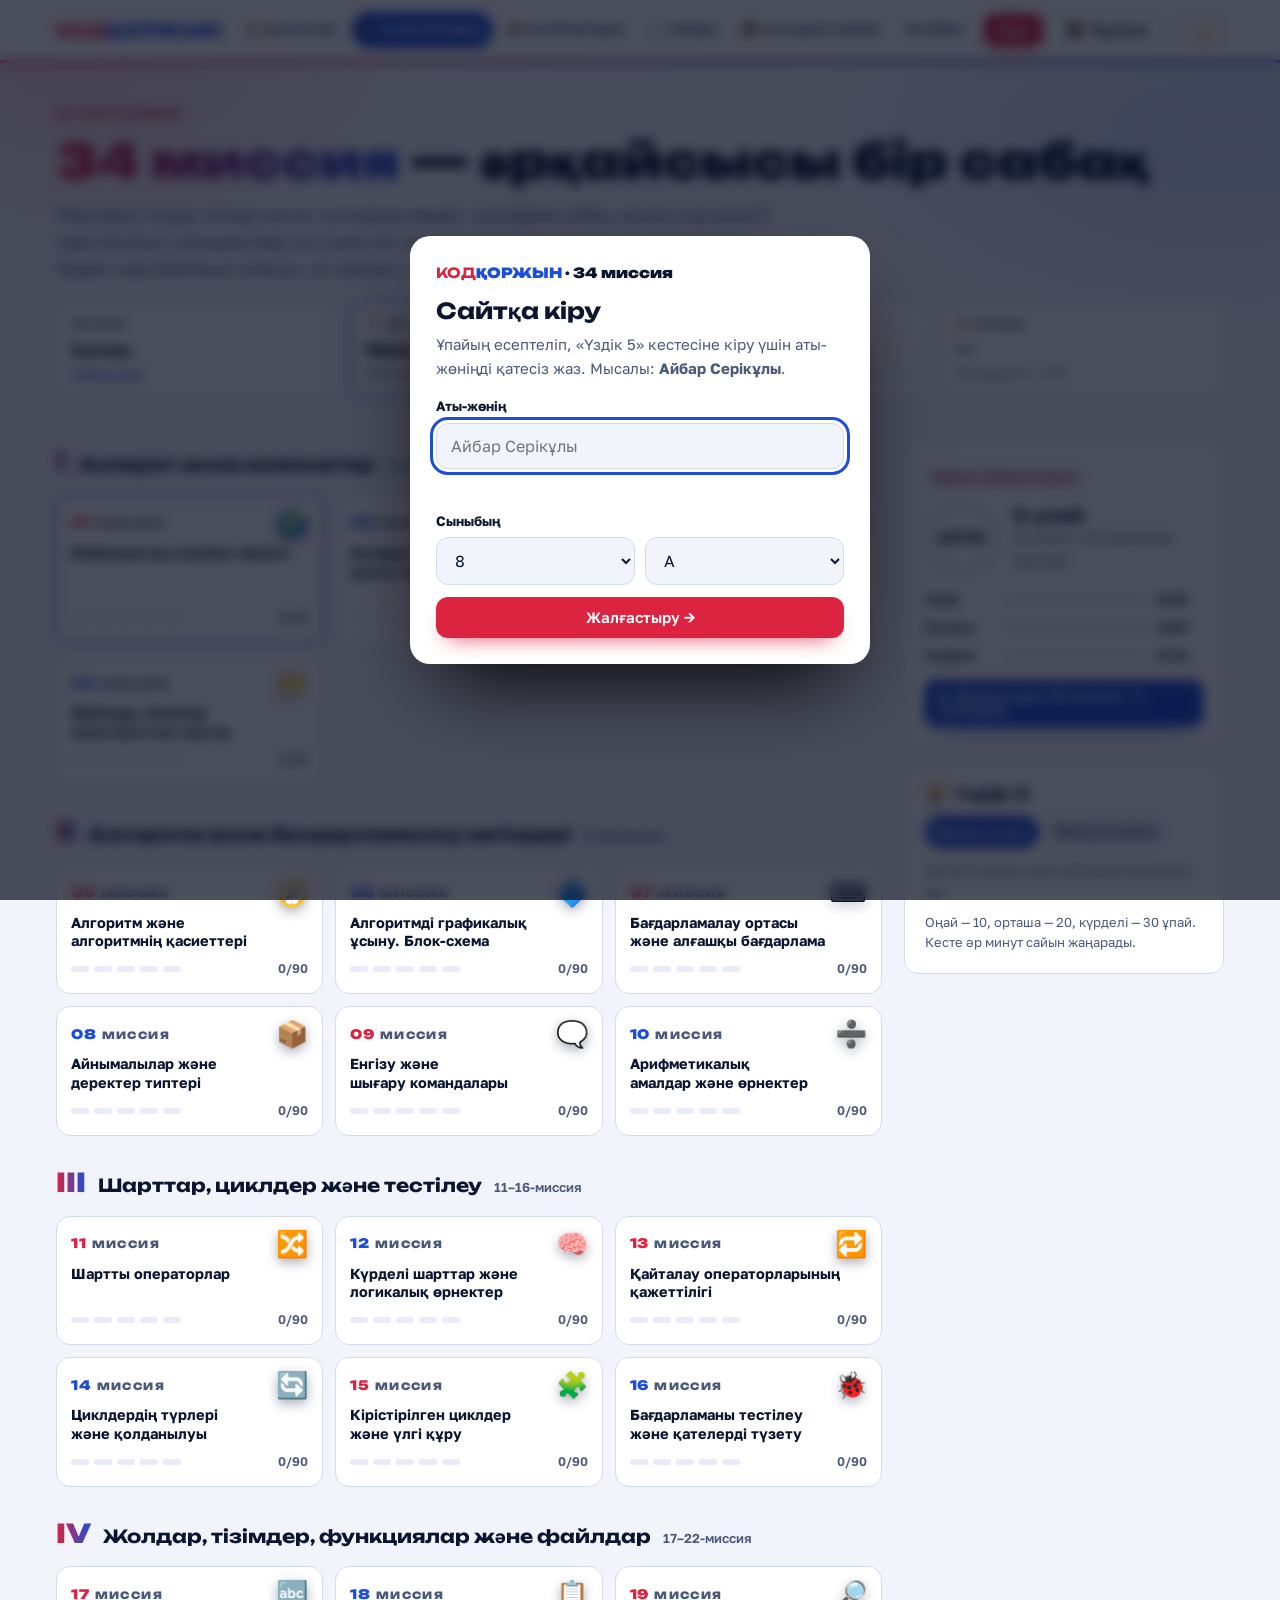
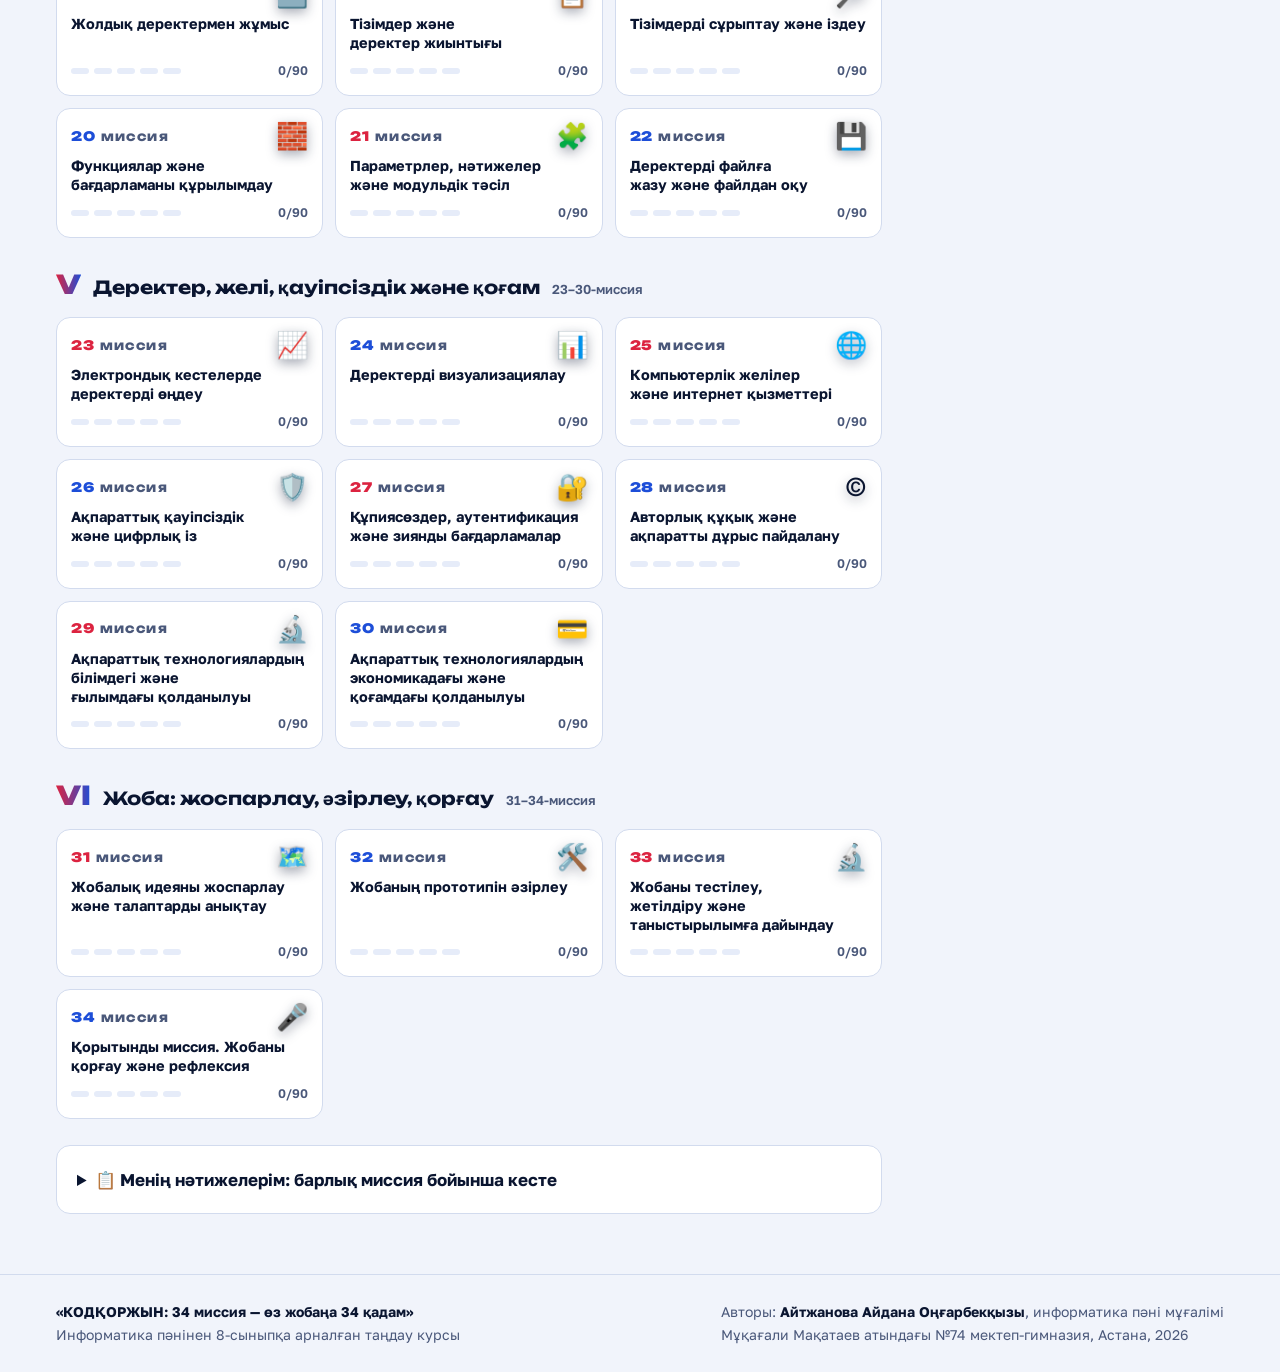
<file: missions.html>
<!DOCTYPE html>
<html lang="kk">
<head>
<meta charset="utf-8">
<meta name="viewport" content="width=device-width, initial-scale=1, viewport-fit=cover">
<title>34 баспалдақ · КОДҚОРЖЫН</title>
<link rel="preconnect" href="https://fonts.googleapis.com">
<link rel="preconnect" href="https://fonts.gstatic.com" crossorigin>
<link rel="stylesheet" href="https://fonts.googleapis.com/css2?family=Unbounded:wght@500;700;900&family=Golos+Text:wght@400;500;600;700&family=JetBrains+Mono:wght@400;600;700&display=swap">
<link rel="stylesheet" href="kk.css?v=4">
</head>
<body>
<header class="top" id="top"></header>

<div class="page-head">
  <div class="wrap">
    <div id="headText">
      <span class="kicker">34 БАСПАЛДАҚ</span>
      <h1><em>34 миссия</em> — әрқайсысы бір сабақ</h1>
      <p>Миссияны таңда. Ішінде қысқа түсіндірме видео, түсіндірме сабақ, мысал код және 5 практикалық тапсырма бар: екі оңай, екі орташа және бір күрделі. Әр тапсырмаңа бірден кері байланыс аласың, ал ұпайың «Үздік 5» кестесіне түседі.</p>
    </div>
    <div class="status" id="status" aria-live="polite"></div>
  </div>
</div>

<div class="wrap cols">
  <main id="main"></main>
  <aside class="aside" id="aside" aria-label="Менің көрсеткішім және үздіктер"></aside>
</div>

<footer>
  <div class="wrap">
    <div><b>«КОДҚОРЖЫН: 34 миссия — өз жобаңа 34 қадам»</b><br>Информатика пәнінен 8-сыныпқа арналған таңдау курсы</div>
    <div>Авторы: <b>Айтжанова Айдана Оңғарбекқызы</b>, информатика пәні мұғалімі<br>Мұқағали Мақатаев атындағы №74 мектеп-гимназия, Астана, 2026</div>
  </div>
</footer>

<script src="kk-core.js?v=6"></script>
<script src="missions-data.js?v=3"></script>
<script>
(function () {
"use strict";
const { $, $$, esc, LS, LV, TLV, TPTS, NT } = KK;
const M = KK_MISSIONS, ST = KK_STAGES;
const pad = n => String(n).padStart(2, "0");
const stageOf = n => ST.findIndex(s => n >= s.from && n <= s.to);
const key = (m, t) => m + "." + t;
const MPTS = TPTS.reduce((a, b) => a + b, 0);
const tName = t => (t + 1) + "-тапсырма · " + LV[TLV[t]];
let cur = { m: 0, t: 0 }, lbMode = "all";

/* ---------- маршрут: #m5 немесе #m5-3 ---------- */
function parseHash() {
  const h = location.hash.match(/^#m(\d{1,2})(?:-([0-4]))?$/);
  if (h && +h[1] >= 1 && +h[1] <= 34) return { m: +h[1], t: h[2] === undefined ? null : +h[2] };
  return { m: 0, t: 0 };
}
function firstOpen(m) { const d = KK.ms().done; for (let t = 0; t < NT; t++) if (!d[key(m, t)]) return t; return 0 }
function nextTask() { const d = KK.ms().done; for (let m = 1; m <= 34; m++) for (let t = 0; t < NT; t++) if (!d[key(m, t)]) return { m, t }; return null }
function route() {
  const p = parseHash();
  cur = { m: p.m, t: p.m ? (p.t === null ? firstOpen(p.m) : p.t) : 0 };
  if (cur.m) LS.set("kk-mission", cur.m);
  render(); window.scrollTo(0, 0);
  KK.sync().then(j => { if (j) refresh() });
}
addEventListener("hashchange", route);

/* ---------- статус жолағы: «сен қазір осы бөлімдесің, ұпайың осындай» ---------- */
function drawStatus() {
  const me = KK.me, sc = KK.score(), max = KK.MAX_MS + 240, b = KK.board;
  const done = Object.keys(KK.ms().done).length;
  const where = cur.m ? `${pad(cur.m)}-миссия · ${cur.t + 1}-тапсырма` : "Миссиялар тізімі";
  const rank = b && b.rank ? `${b.rank}-орын <span class="muted" style="font:600 13px var(--f-body)">/ ${b.total}</span>` : "—";
  $("#status").innerHTML = `
    <div class="st-box"><small>Оқушы</small><b>${me ? esc(me.name) : "Қонақ"}</b><div class="muted" style="font-size:13px">${me ? esc(me.cls) + " сынып" : '<a href="#" id="stLogin">Сайтқа кіру</a>'}</div></div>
    <div class="st-box hl"><small>📍 Сен қазір мына бөлімдесің</small><b>${where}</b><div class="muted" style="font-size:13px;overflow:hidden;text-overflow:ellipsis;white-space:nowrap">${cur.m ? "«" + esc(M[cur.m - 1].t) + "»" : "Миссияны таңда"}</div></div>
    <div class="st-box"><small>⭐ Ұпайың</small><b>${sc} <span class="muted" style="font:600 13px var(--f-body)">/ ${max}</span></b><div class="bar"><i style="width:${Math.min(100, sc / max * 100)}%"></i></div></div>
    <div class="st-box"><small>🏅 Орның</small><b>${rank}</b><div class="muted" style="font-size:13px">Тапсырма: ${done} / ${KK.TOTAL_T}</div></div>`;
  const sl = $("#stLogin"); if (sl) sl.onclick = e => { e.preventDefault(); KK.openLogin() };
}

/* ---------- бүйір панель ---------- */
function drawAside() {
  const d = KK.ms().done, n = Object.keys(d).length, nt = nextTask(), b = KK.board, me = KK.me;
  const bars = LV.map((l, lv) => {
    const idx = TLV.map((x, t) => x === lv ? t : -1).filter(t => t >= 0), tot = idx.length * 34;
    let c = 0; for (let m = 1; m <= 34; m++) idx.forEach(t => { if (d[key(m, t)]) c++ });
    return `<div class="lv-bar"><span>${l}</span><span class="tr"><i style="width:${c / tot * 100}%"></i></span><span>${c}/${tot}</span></div>`;
  }).join("");
  const msg = n === 0 ? "Алғашқы тапсырмаңды орында!" : n < 30 ? "Жақсы бастама! Жалғастыр." : n < 100 ? "Сен алға жылжып келесің!" : n < KK.TOTAL_T ? "Шебер кодер болуға аз қалды!" : "Барлық миссия бағындырылды! 🏆";
  let list = "";
  if (b) {
    const rows = lbMode === "cls" ? b.topCls : b.top;
    list = rows && rows.length ? `<ol class="lb-list">${rows.map((r, i) => `<li class="${r.me ? "me" : ""}"><span class="pl">${["🥇", "🥈", "🥉"][i] || i + 1}</span><span class="nm">${esc(r.n)}${r.me ? " (сен)" : ""}<small>${esc(r.c)}</small></span><span class="sc">${+r.s}</span></li>`).join("")}</ol>` : `<p class="lb-note">Әзірге ешкім ұпай жинаған жоқ. Бірінші бол!</p>`;
    const rk = lbMode === "cls" ? b.rankCls : b.rank, tt = lbMode === "cls" ? b.totalCls : b.total;
    if (me && rk) list += `<div class="my-rank">Сенің орның: <b>${rk}</b> / ${tt} · ұпайың: <b>${KK.score()}</b></div>`;
  } else {
    list = `<p class="lb-note">${me ? "Кесте әзірге жүктелмеді. Ұпайың осы құрылғыда сақталып тұр, байланыс орнағанда кестеге түседі." : "Кестеге қатысу үшін сайтқа аты-жөніңмен кір."}</p>`;
  }
  $("#aside").innerHTML = `
    <div class="card">
      <span class="tag red">Менің көрсеткішім</span>
      <div class="me-top" style="margin-top:12px"><div class="ring" style="--v:${Math.round(n / KK.TOTAL_T * 100)}"><span>${n}/${KK.TOTAL_T}</span></div><div><h3>${KK.score()} ұпай</h3><p class="muted" style="font-size:14px">${msg}</p></div></div>
      <div class="lv-bars">${bars}</div>
      ${nt ? `<a class="btn blue sm" style="margin-top:14px;width:100%" href="#m${nt.m}-${nt.t}">▶ Жалғастыру: ${pad(nt.m)}-миссия · ${nt.t + 1}-тапсырма</a>` : ""}
    </div>
    <div class="card lb">
      <h3><span class="emo">🏆</span> Үздік 5</h3>
      <div class="lb-tabs"><button type="button" data-lb="all" aria-pressed="${lbMode === "all"}">Барлық сынып</button><button type="button" data-lb="cls" aria-pressed="${lbMode === "cls"}">Менің сыныбым</button></div>
      ${list}
      <p class="lb-note">Оңай — 10, орташа — 20, күрделі — 30 ұпай. Кесте әр минут сайын жаңарады.</p>
    </div>`;
  $$("[data-lb]").forEach(x => x.onclick = () => { lbMode = x.dataset.lb; drawAside() });
}

/* ---------- миссиялар тізімі ---------- */
function drawList() {
  $("#headText").hidden = false;
  const d = KK.ms().done, last = LS.get("kk-mission", 0);
  const ds = n => TLV.map((_, t) => !!d[key(n, t)]);
  const ptsOf = n => ds(n).reduce((a, x, t) => a + (x ? TPTS[t] : 0), 0);
  const stages = ST.map(s => {
    let cards = "";
    for (let n = s.from; n <= s.to; n++) {
      const m = M[n - 1], dn = ds(n), pts = ptsOf(n);
      cards += `<a class="m-card ${dn.every(Boolean) ? "full" : ""} ${n === last ? "cur" : ""}" href="#m${n}" aria-label="${n}-миссия: ${esc(m.t)}. ${pts} / ${MPTS} ұпай">
        <span class="row"><span class="no">${pad(n)}<small>МИССИЯ</small></span><span class="emo">${m.e}</span></span>
        <h3>${esc(m.t)}</h3>
        <span class="foot"><span class="dots3">${dn.map(x => `<i class="${x ? "on" : ""}"></i>`).join("")}</span><span>${pts}/${MPTS}</span></span></a>`;
    }
    return `<section class="stage"><div class="stage-h"><span class="rn">${s.r}</span><h2>${s.n}</h2><span>${s.from}–${s.to}-миссия</span></div><div class="m-grid">${cards}</div></section>`;
  }).join("");
  const rows = M.map((m, i) => { const dn = ds(i + 1); return `<tr><td>${pad(i + 1)}</td><td><a href="#m${i + 1}">${esc(m.t)}</a></td>${dn.map(x => `<td class="c ${x ? "y" : "n"}">${x ? "✓" : "—"}</td>`).join("")}<td class="c"><b>${ptsOf(i + 1)}</b>/${MPTS}</td></tr>` }).join("");
  $("#main").innerHTML = stages + `
    <details class="card" id="resBox"><summary style="cursor:pointer;font-weight:700">📋 Менің нәтижелерім: барлық миссия бойынша кесте</summary>
      <div style="overflow-x:auto;margin-top:12px"><table class="res-table"><thead><tr><th>№</th><th>Миссия</th>${TLV.map((l, t) => `<th class="c" title="${LV[l]}">${t + 1}</th>`).join("")}<th class="c">Ұпай</th></tr></thead><tbody>${rows}</tbody></table></div>
      <p class="muted" style="font-size:13px;margin-top:8px">1–2 — оңай, 3–4 — орташа, 5 — күрделі тапсырма.</p>
    </details>`;
}

/* ---------- видео орны ---------- */
function ytId(u) { const m = String(u).match(/(?:youtu\.be\/|v=|embed\/|shorts\/)([\w-]{11})/); return m ? m[1] : null }
function drawVideo(n) {
  const box = $("#vslot"), src = (window.KK_VIDEOS || {})[n];
  const ph = () => { box.innerHTML = `<div class="ph"><span class="emo">🎬</span><b>${pad(n)}-миссияның видеосы жақында қосылады</b><span>Әзірге төмендегі түсіндірме сабақты оқып, мысал кодты іске қосып көр.</span></div>` };
  const vid = s => { box.innerHTML = `<video controls playsinline preload="metadata" src="${esc(s)}#t=0.5"></video>`; box.firstChild.addEventListener("error", ph) };
  if (src && ytId(src)) { box.innerHTML = `<iframe src="https://www.youtube-nocookie.com/embed/${ytId(src)}" title="${pad(n)}-миссияның түсіндірме видеосы" allow="accelerometer; encrypted-media; picture-in-picture; fullscreen" allowfullscreen loading="lazy"></iframe>`; return }
  if (src) { vid(src); return }
  ph();
  const auto = "videos/m" + pad(n) + ".mp4";
  fetch(auto, { method: "HEAD" }).then(r => { if (r.ok && cur.m === n && /video|octet/.test(r.headers.get("content-type") || "video")) vid(auto) }).catch(() => { });
}

/* ---------- шағын IDE ---------- */
function ideHTML(id, o) {
  return `<div class="ide ${o.cls || ""}" id="${id}">
    <div class="ide-bar"><span class="fname">${esc(o.file)}</span><span class="acts">${o.btns}</span></div>
    <div class="ide-ed"><div class="ide-gut" id="${id}-gut" aria-hidden="true"></div><textarea id="${id}-code" spellcheck="false" autocapitalize="off" autocomplete="off" aria-label="Python коды"></textarea></div>
    <div class="ide-in" id="${id}-inrow" ${o.inputs ? "" : "hidden"}><label for="${id}-in">input() мәндері (үтір арқылы):</label><input id="${id}-in" autocomplete="off" placeholder="мысалы: Айбар, 14"></div>
    <div class="ide-out" id="${id}-out" aria-live="polite"><span class="note">«▶ Іске қос» батырмасын бас</span></div></div>`;
}
async function runInto(id, files) {
  const out = $("#" + id + "-out"), ta = $("#" + id + "-code"), inp = $("#" + id + "-in");
  out.innerHTML = '<span class="note">Python іске қосылуда…</span>';
  const vals = inp.value.trim() === "" ? [] : inp.value.split(",").map(s => s.trim());
  try {
    const r = await KK.exec(ta.value, vals, files);
    out.innerHTML = (r.shown ? esc(r.shown.replace(/\n$/, "")) : (r.ok ? '<span class="note">(экранға ештеңе шықпады — print() қолдандың ба?)</span>' : "")) + (r.ok ? "" : `${r.shown ? "\n" : ""}<span class="err">${esc(r.err.m)}</span><span class="hint">💡 ${esc(r.err.h)}</span>`);
    return r;
  } catch (e) { out.innerHTML = '<span class="err">Python ортасы жүктелмеді. Интернетке қосылғаныңды тексер.</span>'; return null }
}

/* ---------- миссия беті ---------- */
function drawMission() {
  $("#headText").hidden = true;
  const n = cur.m, m = M[n - 1], si = stageOf(n), s = ST[si];
  $("#main").innerHTML = `
    <div class="crumb"><a class="btn ghost sm" href="#">← 34 баспалдақ</a><span class="tag ${si % 2 ? "" : "red"}">${s.r} кезең · ${esc(s.n)}</span></div>
    <div class="card m-hero anim-in">
      <div class="m-big">${pad(n)}<small>МИССИЯ</small></div>
      <div><h1><span class="emo">${m.e}</span> ${esc(m.t)}</h1>
        <ul>${m.goals.map(g => `<li>${esc(g)}</li>`).join("")}</ul>
        <div class="m-res"><b>Нәтиже:</b> ${esc(m.res)}</div>
        <a class="btn ghost sm" style="margin-top:12px" href="sozdik.html?m=${n}" target="_blank" rel="noopener">📖 Осы миссияның сөздігі</a></div>
    </div>

    <section class="block" aria-labelledby="b1"><div class="block-h"><span class="n">1</span><h2 id="b1">Түсіндірме видео</h2><span class="sub">қысқаша, 1–3 минут</span></div>
      <div class="vslot" id="vslot"></div></section>

    <section class="block" aria-labelledby="b2"><div class="block-h"><span class="n">2</span><h2 id="b2">Түсіндірме сабақ</h2><span class="sub">оқы да, мысалды іске қос</span></div>
      <div class="card theory"><p>${esc(m.th)}</p><div class="rule">${esc(m.rule)}</div>
      ${ideHTML("demo", { file: "mysal_" + pad(n) + ".py", cls: "runner", inputs: !!m.demoIn, btns: '<button class="btn ghost sm" type="button" id="demoReset">↺ Бастапқы</button><button class="btn blue sm" type="button" id="demoRun">▶ Іске қос</button>' })}</div></section>

    <section class="block" aria-labelledby="b3"><div class="block-h"><span class="n">3</span><h2 id="b3">Практикалық тапсырмалар</h2><span class="sub">5 тапсырма: оңайдан күрделіге · <a href="sozdik.html?m=${n}" target="_blank" rel="noopener">📖 сөздік</a></span></div>
      <div class="lv-tabs" id="lvTabs" role="tablist" aria-label="Тапсырмалар"></div>
      <div class="card" id="taskBox"></div></section>

    <div class="m-nav">${n > 1 ? `<a class="btn ghost" href="#m${n - 1}">← ${pad(n - 1)}-миссия</a>` : "<span></span>"}${n < 34 ? `<a class="btn blue" href="#m${n + 1}">${pad(n + 1)}-миссия →</a>` : `<a class="btn blue" href="#">🏁 Барлық миссия</a>`}</div>`;
  drawVideo(n);
  const dta = $("#demo-code"); dta.value = m.demo; $("#demo-in").value = (m.demoIn || []).join(", ");
  KK.editor(dta, $("#demo-gut"));
  $("#demoRun").onclick = () => runInto("demo");
  $("#demoReset").onclick = () => { dta.value = m.demo; dta.dispatchEvent(new Event("input")); $("#demo-out").innerHTML = '<span class="note">«▶ Іске қос» батырмасын бас</span>' };
  drawTask();
}
function drawTabs() {
  const d = KK.ms().done;
  $("#lvTabs").innerHTML = TLV.map((l, t) => `<button class="lv-tab ${d[key(cur.m, t)] ? "done" : ""}" type="button" role="tab" aria-selected="${t === cur.t}" data-t="${t}"><b>${t + 1} · ${LV[l]}</b><span>${d[key(cur.m, t)] ? "орындалды" : "+" + TPTS[t] + " ұпай"}</span></button>`).join("");
  $$("#lvTabs [data-t]").forEach(b => b.onclick = () => { cur.t = +b.dataset.t; history.replaceState(null, "", "#m" + cur.m + "-" + cur.t); drawTask(); drawStatus(); KK.sync() });
}
const draftKey = () => "kk-ms2-code-" + key(cur.m, cur.t);
function drawTask() {
  drawTabs();
  const t = M[cur.m - 1].tasks[cur.t], k = key(cur.m, cur.t), done = KK.ms().done[k], lv = TLV[cur.t];
  const hasIn = !!(t.tests && t.tests.some(x => x.i.length));
  const files = t.tests && t.tests[0].f;
  $("#taskBox").innerHTML = `<div class="task">
      <span class="tag ${lv === 0 ? "" : "red"}">${cur.t + 1}-тапсырма · ${LV[lv]} · ${TPTS[cur.t]} ұпай</span>${done ? ' <span class="tag ok" id="doneTag">✓ Орындалды</span>' : ""}
      <h3>${esc(t.t)}</h3><p>${esc(t.d)}</p>${t.ex ? `<div class="ex">${t.ex.map(e => `<code>${esc(e)}</code>`).join("")}</div>` : ""}
      ${files ? `<div class="ex">${Object.keys(files).map(f => `<code>📄 ${esc(f)}\n${esc(files[f])}</code>`).join("")}</div>` : ""}</div>
    ${ideHTML("ide", { file: "m" + pad(cur.m) + "_" + (cur.t + 1) + ".py", inputs: hasIn, btns: '<button class="btn ghost sm" type="button" id="tReset">↺ Бастапқы код</button><button class="btn ghost sm" type="button" id="tHint">💡 Кеңес</button><button class="btn blue sm" type="button" id="tRun">▶ Іске қос</button><button class="btn primary sm" type="button" id="tCheck">✓ Тексеру</button>' })}
    <div class="fb" id="fb" aria-live="polite"><div class="fb-empty">💬 <b>Кері байланыс</b> осы жерде шығады. Кодыңды жазып, алдымен «▶ Іске қос», сосын «✓ Тексеру» батырмасын бас.</div></div>`;
  const ta = $("#ide-code"); let saved = null; try { saved = localStorage.getItem(draftKey()) } catch (e) { }
  ta.value = saved ?? t.code; if (hasIn) $("#ide-in").value = t.tests[0].i.join(", ");
  KK.editor(ta, $("#ide-gut"), () => { try { localStorage.setItem(draftKey(), ta.value) } catch (e) { } });
  $("#tReset").onclick = () => { ta.value = t.code; ta.dispatchEvent(new Event("input")) };
  $("#tHint").onclick = () => { $("#ide-out").innerHTML = `<span class="hint">💡 ${esc(t.hint)}</span>` };
  $("#tRun").onclick = async () => { busy(true); await runInto("ide", files); busy(false) };
  $("#tCheck").onclick = check;
}
function busy(on) { ["#tRun", "#tCheck"].forEach(s => { const b = $(s); if (b) b.disabled = on }) }

/* ---------- тексеру және кері байланыс ---------- */
const norm = s => s.replace(/\r/g, "").split("\n").map(l => l.replace(/\s+$/, "")).join("\n").replace(/\n+$/, "").replace(/^\n+/, "");
function strip(code) { return code.replace(/("(?:[^"\\\n]|\\.)*"|'(?:[^'\\\n]|\\.)*')/g, '""').replace(/#.*$/gm, "") }
const NEED = {
  print: [/\bprint\s*\(/, "Нәтижені print() арқылы шығар."],
  var: [/^[ \t]*[A-Za-z_]\w*\s*=[^=]/m, "Айнымалы қолдан: атау = мән."],
  "+": [/[+*\/-]/, "Жауапты қолмен жазба: амал таңбасын қолданып, Python-ға есептет."],
  len: [/\b(len|sum|max|min)\s*\(/, "Дайын функцияны қолдан: len(), sum(), max() немесе min()."],
  and: [/\band\b/, "Шарттарды and сөзімен біріктір."],
  or: [/\bor\b/, "Шарттарды or сөзімен біріктір."],
  if: [/\bif\b/, "Бұл тапсырмада if шарты керек."],
  for: [/\bfor\b/, "Бұл тапсырмада for циклі керек."],
  loop: [/\b(for|while)\b/, "Бұл тапсырмада цикл (for немесе while) керек."],
  while: [/\bwhile\b/, "Бұл тапсырмада while циклі керек."],
  def: [/\bdef\s+\w+\s*\(/, "def арқылы функция жаз."],
  input: [/\binput\s*\(/, "Мәнді input() арқылы енгіз."],
  "//": [/\/\/|%/, "Бүтіндей бөлу (//) мен қалдықты (%) қолдан."]
};
function staticRules(t, code) {
  const c = strip(code), out = [];
  (t.need || []).forEach(k => { if (!NEED[k][0].test(c)) out.push(NEED[k][1]) });
  (t.inCode || []).forEach(w => { const re = /^\w+$/.test(w) ? new RegExp("\\b" + w + "\\b") : null; if (re ? !re.test(c) : !code.includes(w)) out.push(`Кодта «${w}» болуы керек.`) });
  (t.ban || []).forEach(w => { if (new RegExp("\\b" + w + "\\s*\\(").test(c)) out.push(`Бұл тапсырмада ${w}() қолдануға болмайды: алгоритмді өзің жаз.`) });
  if (t.cm) { const n = (code.replace(/("(?:[^"\\\n]|\\.)*"|'(?:[^'\\\n]|\\.)*')/g, '""').match(/#\s*\S{2,}/g) || []).length; if (n < t.cm) out.push(`Кемінде ${t.cm} түсіндірме (# белгісімен) жаз. Қазір: ${n}.`) }
  if (t.maxPrint) { const n = (c.match(/\bprint\s*\(/g) || []).length; if (n > t.maxPrint) out.push(`Кодта print() ең көбі ${t.maxPrint} рет жазылуы керек (қазір ${n}). Қайталауды циклге тапсыр.`) }
  return out;
}
function diagnose(got, exp, r) {
  if (!r.ok) return `Бағдарлама қатемен тоқтады${r.err.line ? " (" + r.err.line + "-жол)" : ""}: ${r.err.name}. ${r.err.h}`;
  if (!got) return "Экранға ештеңе шықпады. Нәтижені print() арқылы шығаруды ұмытпа.";
  const lo = s => s.toLocaleLowerCase("kk");
  if (lo(got) === lo(exp)) return "Мәтін дұрыс, бірақ бас әріп пен кіші әріп сәйкес емес. Үлгіге мұқият қара.";
  const ws = s => s.replace(/[ \t]+/g, "");
  if (ws(got) === ws(exp)) return "Мазмұны дұрыс, тек бос орындар сәйкес емес. Есіңде болсын: print ішіндегі үтір өзі бір бос орын қосады, ал + ештеңе қоспайды.";
  const pn = s => s.replace(/[.,!?:;«»"'()\-–—]/g, "").replace(/\s+/g, " ").trim();
  if (pn(lo(got)) === pn(lo(exp))) return "Сөздер дұрыс, тек тыныс белгілері сәйкес емес: нүкте, үтір, қос нүкте, леп белгісін тексер.";
  const gl = got.split("\n"), el = exp.split("\n");
  if (gl.length !== el.length) return `Күтілген жол саны — ${el.length}, ал сенде ${gl.length} жол шықты. ` + (gl.length < el.length ? "Бір нәрсені шығаруды ұмыттың." : "Артық print() бар.");
  const i = gl.findIndex((x, k) => x !== el[k]), num = /-?\d+(\.\d+)?/g;
  if (gl[i].replace(num, "#") === el[i].replace(num, "#")) return `${i + 1}-жолдағы сан дұрыс емес: күтілгені «${el[i]}», сенде «${gl[i]}». Есептеу формуласын немесе шартты тексер.`;
  return `${i + 1}-жолда айырмашылық бар. Күтілгені: «${el[i]}», сенде: «${gl[i]}».`;
}
async function check() {
  const m = cur.m, ti = cur.t, t = M[m - 1].tasks[ti], k = key(m, ti), code = $("#ide-code").value, fb = $("#fb");
  busy(true); fb.className = "fb"; fb.innerHTML = '<div class="fb-empty">⏳ Тексерілуде…</div>';
  const st = KK.ms(); st.tries[k] = (st.tries[k] || 0) + 1; const tries = st.tries[k]; KK.saveMs(st);
  const issues = staticRules(t, code); let rows = "", pass = 0;
  const total = t.tests.length;
  try {
    for (let i = 0; i < total; i++) {
      const c = t.tests[i], r = await KK.exec(code, c.i, c.f), got = norm(r.pure), exp = norm(c.o), ok = r.ok && got === exp;
      if (ok) pass++; else { const dg = diagnose(got, exp, r); if (!issues.includes(dg)) issues.push(dg) }
      rows += `<div class="fb-test"><span>${ok ? "✅" : "❌"}</span><span><b>${i + 1}-сынақ.</b> <span class="l">Енгізу:</span> <code>${c.i.length ? esc(c.i.join(", ")) : "жоқ"}</code>${c.f ? ` <span class="l">Файл:</span> <code>${esc(Object.keys(c.f).join(", "))}</code>` : ""}<br><span class="l">Күтілген:</span> <code>${esc(exp)}</code><br><span class="l">${r.ok ? "Сенің нәтижең:" : "Қате:"}</span> <code>${r.ok ? (esc(got) || "(бос)") : esc(r.err.m)}</code></span></div>`;
    }
  } catch (e) { fb.className = "fb no"; fb.innerHTML = '<div class="fb-h"><span class="emo">⚠️</span>Python ортасы жүктелмеді</div><div class="fb-b">Интернетке қосылғаныңды тексеріп, қайта бас.</div>'; busy(false); return }
  const all = pass === total && issues.length === 0;
  if (cur.m !== m || cur.t !== ti) { busy(false); return }
  if (all) {
    const s2 = KK.ms(), first = !s2.done[k] || s2.done[k].sync;
    if (first) { s2.done[k] = { date: new Date().toLocaleDateString("kk-KZ"), tries }; KK.saveMs(s2) }
    const praise = tries === 1 ? "Бірінші әрекеттен орындадың — нағыз шебер!" : tries <= 3 ? "Қатеңді өзің тауып түзеттің. Бұл — бағдарламашының ең маңызды дағдысы." : "Табандылық танытып, аяғына дейін жеткіздің. Жарайсың!";
    const mDone = TLV.every((_, x) => s2.done[key(m, x)]);
    const nxt = ti < NT - 1 ? `<button class="btn blue sm" type="button" id="fbNext">${ti + 2}-тапсырмаға өту (${LV[TLV[ti + 1]]}) →</button>` : (m < 34 ? `<a class="btn blue sm" href="#m${m + 1}">${pad(m + 1)}-миссияға өту →</a>` : `<a class="btn blue sm" href="#">🏁 Барлық миссия</a>`);
    fb.className = "fb ok anim-in";
    fb.innerHTML = `<div class="fb-h"><span class="emo">🎉</span><span>Дұрыс! Барлық ${total} сынақтан өттің. ${first ? "+" + TPTS[ti] + " ұпай" : "(ұпай бұрын есептелген)"}</span></div>
      <div class="fb-b"><p>${praise}</p>
      <p>📍 Сен қазір <b>${pad(m)}-миссияның ${ti + 1}-тапсырмасын (${LV[TLV[ti]].toLowerCase()})</b> аяқтадың${mDone ? " — бұл миссия толық бағындырылды! 🏆" : "."} Жалпы ұпайың: <b>${KK.score()}</b>.</p>
      <div class="fb-next">${nxt}</div><div class="fb-tests">${rows}</div></div>`;
    const nb = $("#fbNext"); if (nb) nb.onclick = () => { cur.t = ti + 1; history.replaceState(null, "", "#m" + m + "-" + cur.t); drawTask(); drawStatus(); $("#b3").scrollIntoView({ block: "start" }) };
    drawTabs(); drawStatus(); drawAside();
    if (!$("#doneTag")) $("#taskBox .tag").insertAdjacentHTML("afterend", ' <span class="tag ok" id="doneTag">✓ Орындалды</span>');
    KK.sync(`${pad(m)}-миссия · ${ti + 1}-тапсырма ✓`).then(j => { if (j) { drawStatus(); drawAside() } });
  } else {
    const part = pass > 0;
    fb.className = "fb " + (part ? "part" : "no") + " anim-in";
    const head = part ? `Жақын қалдың: ${pass} / ${total} сынақ өтті` : "Әзірге дұрыс емес. Қорықпа: қатені түзетуге болады";
    fb.innerHTML = `<div class="fb-h"><span class="emo">${part ? "🔧" : "🐞"}</span><span>${head}</span></div>
      <div class="fb-b"><p><b>Нені түзету керек:</b></p><ul>${issues.map(x => `<li>${esc(x)}</li>`).join("")}</ul>
      ${tries >= 2 ? `<p>💡 <b>Кеңес:</b> <span style="white-space:pre-wrap;font-family:var(--f-mono);font-size:13.5px">${esc(t.hint)}</span></p>` : `<p class="muted">Әрекет саны: ${tries}. Тағы бір рет қателессең, кеңес өзі шығады. Немесе «💡 Кеңес» батырмасын бас.</p>`}
      <div class="fb-tests">${rows}</div></div>`;
    KK.sync();
  }
  busy(false);
}

/* ---------- жалпы ---------- */
function refresh() { drawStatus(); drawAside(); if (!cur.m) drawList(); else drawTabs() }
function render() { if (cur.m) drawMission(); else drawList(); drawStatus(); drawAside() }
KK.header("missions.html");
KK.start({ needLogin: true, section: () => cur.m ? `${pad(cur.m)}-миссия · ${cur.t + 1}-тапсырма` : "34 баспалдақ", onChange: refresh });
const p0 = parseHash(); cur = { m: p0.m, t: p0.m ? (p0.t === null ? firstOpen(p0.m) : p0.t) : 0 };
if (cur.m) LS.set("kk-mission", cur.m);
render();
})();
</script>
</body>
</html>
</file>
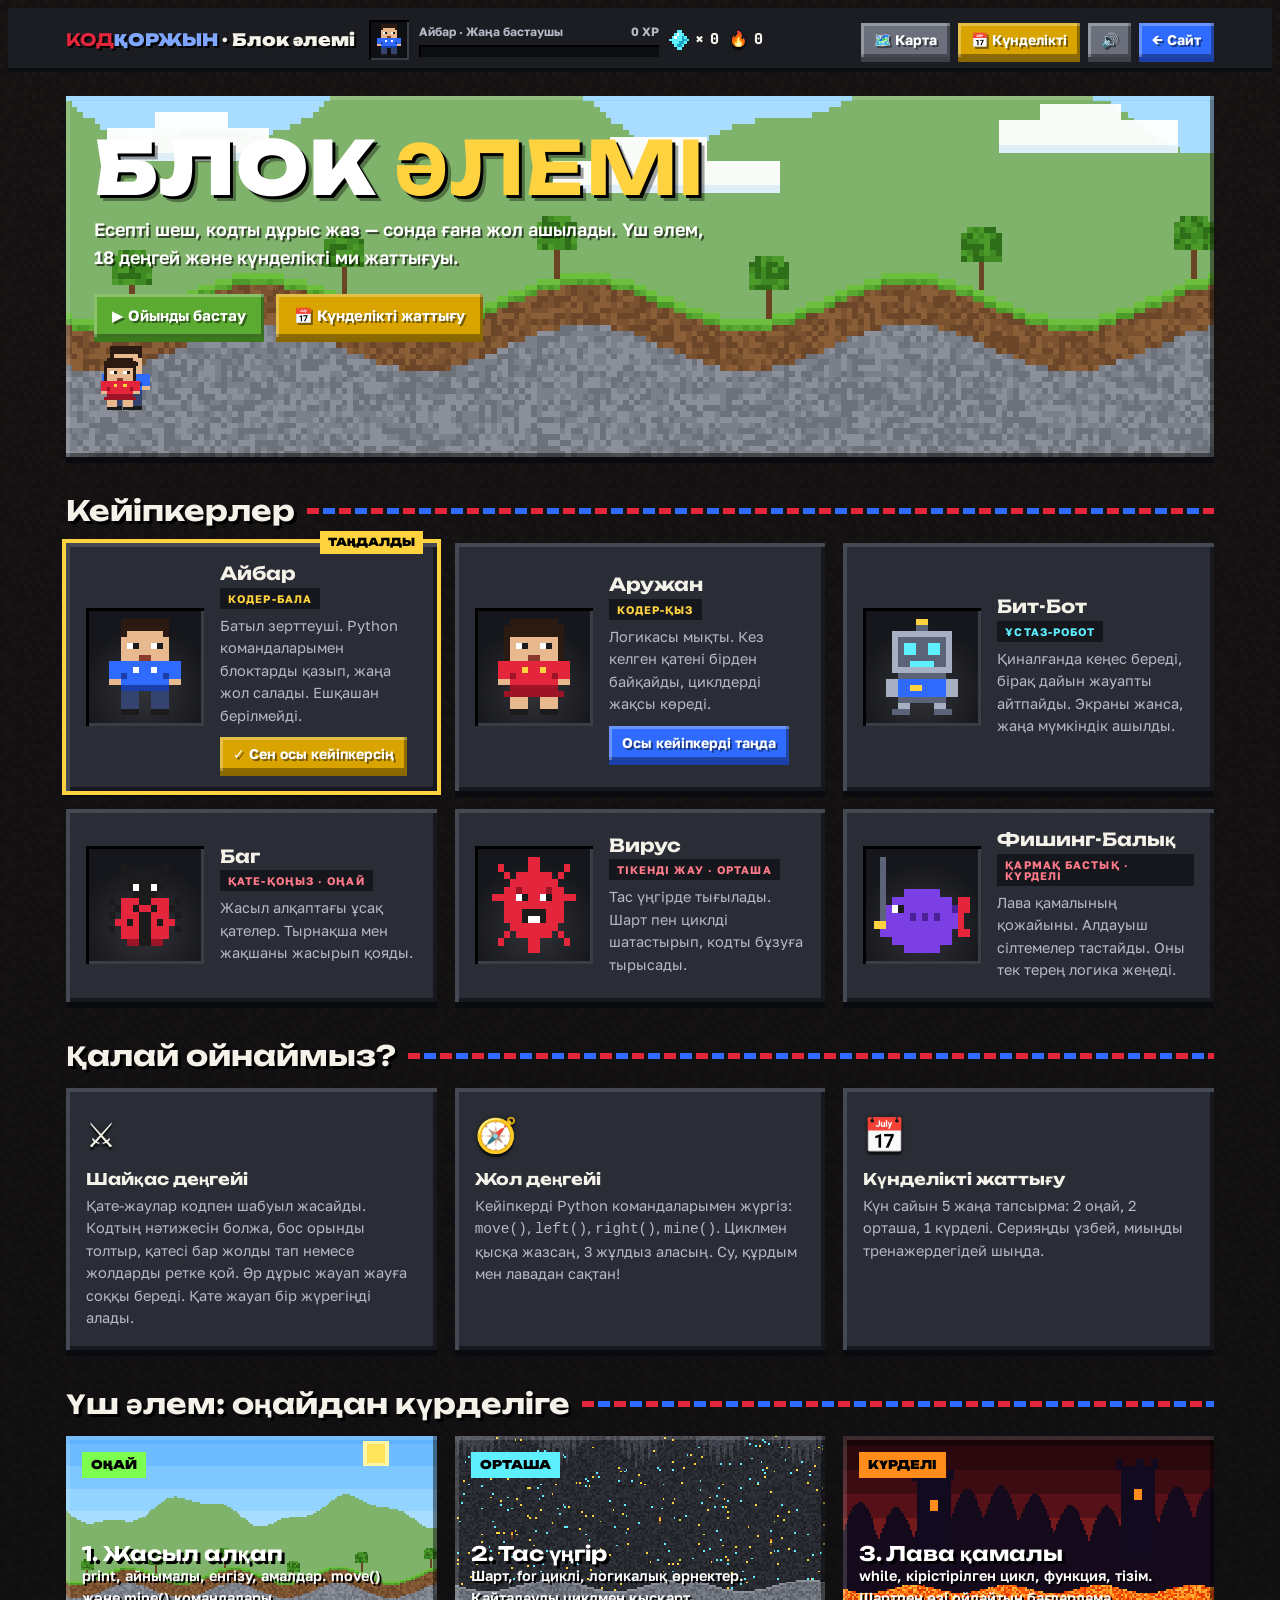
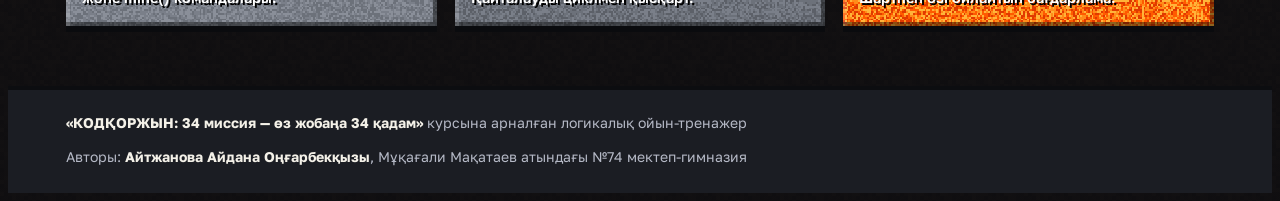
<file: oyin.html>
<!DOCTYPE html>
<html lang="kk">
<head>
<meta charset="utf-8">
<meta name="viewport" content="width=device-width, initial-scale=1, viewport-fit=cover">
<title>Блок әлемі</title>
<meta name="claude:viewport-fit-sides" content="cover">
<link rel="preconnect" href="https://fonts.googleapis.com">
<link rel="preconnect" href="https://fonts.gstatic.com" crossorigin>
<link rel="stylesheet" href="https://fonts.googleapis.com/css2?family=Unbounded:wght@700;900&family=Golos+Text:wght@400;500;600;700&family=JetBrains+Mono:wght@400;700&display=swap">
<style>
/* Layout: блок-пиксель ойын әлемі. Бір күңгірт ойын көрінісі (әдейі бір тақырып): тас панельдер, сатылы көлеңкелер, пиксель кейіпкерлер. */
:root{
  color-scheme:dark;
  --bg:#121419; --panel:#2a2d35; --panel-hi:#454954; --panel-lo:#17181d; --ink:#F4F1E8; --muted:#B5B9C6;
  --green:#5BAA32; --green-lo:#3A7A1C; --red:#E3263C; --red-lo:#9D1426; --blue:#2F6BFF; --blue-lo:#1A3FA8;
  --gold:#FFD23F; --cyan:#5EF0FF; --lava:#FF6A1F;
  --f-display:"Unbounded","Golos Text",system-ui,sans-serif;
  --f-body:"Golos Text",system-ui,-apple-system,"Segoe UI",Roboto,sans-serif;
  --f-mono:"JetBrains Mono",ui-monospace,Consolas,monospace;
  --px:4px;
}
[hidden]{display:none!important}
*{box-sizing:border-box}
html{scroll-behavior:smooth}
body{background:var(--bg);color:var(--ink);font-family:var(--f-body);font-size:16px;line-height:1.55;-webkit-font-smoothing:antialiased;overflow-x:hidden;
  background-image:linear-gradient(rgba(10,11,15,.88),rgba(10,11,15,.94)),var(--t-dirt,none);background-size:auto,64px 64px;image-rendering:pixelated}
body::before{content:"";position:fixed;inset:0 0 auto;height:env(safe-area-inset-top,0px);z-index:60;background:#1b1d23}
h1,h2,h3{font-family:var(--f-display);margin:0;line-height:1.15;text-wrap:balance}
p{margin:0}
img.px{image-rendering:pixelated;image-rendering:crisp-edges;display:block}
button{font:inherit;color:inherit}
:focus-visible{outline:3px solid var(--gold);outline-offset:2px}
.wrap{max-width:1180px;margin:0 auto;padding-left:max(16px,env(safe-area-inset-left,0px));padding-right:max(16px,env(safe-area-inset-right,0px))}
.emo{display:inline-block;font-style:normal;filter:drop-shadow(0 3px 0 rgba(0,0,0,.55)) drop-shadow(0 0 2px rgba(0,0,0,.5))}

/* stone panel + pixel buttons */
.panel{background:var(--panel);box-shadow:inset 4px 4px 0 var(--panel-hi),inset -4px -4px 0 var(--panel-lo),0 6px 0 #0a0b0e;padding:20px;min-width:0}
.pbtn{appearance:none;border:0;cursor:pointer;font:700 15px/1 var(--f-body);color:#fff;padding:14px 18px;display:inline-flex;align-items:center;gap:8px;text-decoration:none;
  background:var(--c,var(--green));box-shadow:inset 3px 3px 0 rgba(255,255,255,.28),inset -3px -3px 0 rgba(0,0,0,.35),0 5px 0 var(--cl,var(--green-lo));text-shadow:2px 2px 0 rgba(0,0,0,.45);transition:transform .08s,filter .15s}
.pbtn:hover{filter:brightness(1.1)}
.pbtn:active{transform:translateY(4px);box-shadow:inset 3px 3px 0 rgba(255,255,255,.2),inset -3px -3px 0 rgba(0,0,0,.35),0 1px 0 var(--cl,var(--green-lo))}
.pbtn[disabled]{filter:grayscale(1) brightness(.7);cursor:not-allowed}
.pbtn.red{--c:var(--red);--cl:var(--red-lo)} .pbtn.blue{--c:var(--blue);--cl:var(--blue-lo)} .pbtn.stone{--c:#6b707c;--cl:#3d4048} .pbtn.gold{--c:#d9a400;--cl:#8a6800}
.pbtn.sm{padding:10px 13px;font-size:14px}
.title-txt{font-family:var(--f-display);font-weight:900;text-transform:uppercase;letter-spacing:.02em;text-shadow:3px 3px 0 #000,6px 6px 0 rgba(0,0,0,.35)}

/* HUD */
.hud{position:sticky;top:env(safe-area-inset-top,0px);z-index:50;background:#1b1d23;box-shadow:inset 0 -4px 0 #0c0d10}
.hud .wrap{display:flex;align-items:center;gap:14px;min-height:64px;flex-wrap:wrap;padding-block:8px}
.brand{font-family:var(--f-display);font-weight:900;font-size:17px;text-shadow:2px 2px 0 #000;cursor:pointer;white-space:nowrap;background:none;border:0;padding:0}
.brand b{color:var(--red)} .brand i{font-style:normal;color:#7FA6FF}
.hud-hero{display:flex;align-items:center;gap:10px;min-width:0;flex:1;flex-wrap:wrap}
.hud-hero .ava{width:40px;height:40px;background:#0f1014;box-shadow:inset 2px 2px 0 #000,inset -2px -2px 0 #3a3d46;display:grid;place-items:center;flex:none}
.hud-hero .ava img{width:32px;height:32px}
.xp{flex:1;max-width:240px;min-width:110px}
.xp .lbl{display:flex;justify-content:space-between;font-size:12px;font-weight:700;color:var(--muted)}
.xp .bar{height:12px;background:#0d0e12;box-shadow:inset 2px 2px 0 #000;margin-top:3px;position:relative;overflow:hidden}
.xp .bar i{position:absolute;inset:0 auto 0 0;background:repeating-linear-gradient(90deg,#7CFF4F 0 8px,#5BD236 8px 10px);transition:width .6s steps(12)}
.stat{display:flex;align-items:center;gap:6px;font-weight:800;font-family:var(--f-mono);font-size:15px;white-space:nowrap}
.stat img{width:20px;height:20px}
.hud-nav{display:flex;gap:8px;flex-wrap:wrap}

/* screens */
.screen{padding-block:24px 60px;animation:scrIn .35s steps(6)}
@keyframes scrIn{from{opacity:0;transform:translateY(12px)}}

/* landscape banner */
.scene{position:relative;overflow:hidden;background-color:#7ec8ff;background-size:cover;background-position:center bottom;image-rendering:pixelated;box-shadow:inset 4px 4px 0 rgba(255,255,255,.15),inset -4px -4px 0 rgba(0,0,0,.45),0 6px 0 #0a0b0e}
.clouds{position:absolute;inset:0 0 auto 0;height:45%;background-repeat:repeat-x;background-size:auto 100%;image-rendering:pixelated;animation:drift 60s linear infinite;opacity:.95;pointer-events:none}
@keyframes drift{to{background-position:-1280px 0}}
.embers{position:absolute;inset:0;pointer-events:none;overflow:hidden}
.embers i{position:absolute;bottom:-10px;width:6px;height:6px;background:#FFB43A;box-shadow:0 0 8px #FF6A1F;animation:ember linear infinite}
@keyframes ember{to{transform:translateY(-110vh) translateX(30px);opacity:0}}
.drip i{background:#5EF0FF;box-shadow:0 0 10px #5EF0FF;animation-name:sparkle}
@keyframes sparkle{0%,100%{opacity:.15}50%{opacity:1}}

.hero-banner{min-height:340px;display:flex;align-items:flex-start;padding:34px 28px 120px}
.hero-banner .txt{position:relative;z-index:2;max-width:640px}
.hero-banner h1{font-size:clamp(34px,6.4vw,74px);color:#fff;line-height:1}
.hero-banner h1 b{color:var(--gold)}
.hero-banner p{margin-top:12px;font-size:18px;font-weight:600;color:#fff;text-shadow:2px 2px 0 rgba(0,0,0,.6);max-width:52ch}
.hero-banner .btns{display:flex;flex-wrap:wrap;gap:12px;margin-top:22px}
.walker{position:absolute;bottom:13%;z-index:2;animation:walk 18s linear infinite}
.walker img{width:64px;height:64px;animation:step .5s steps(2) infinite}
.walker.w2{animation-delay:-2.2s}.walker.w2 img{width:52px;height:52px}
@keyframes walk{from{left:-90px}to{left:105%}}
@keyframes step{50%{transform:translateY(-4px)}}

/* section heading */
.h-sec{display:flex;align-items:center;gap:12px;margin:38px 0 16px}
.h-sec h2{font-size:clamp(20px,2.8vw,28px);text-shadow:3px 3px 0 #000}
.h-sec .ln{flex:1;height:6px;background:repeating-linear-gradient(90deg,var(--red) 0 12px,transparent 12px 16px,var(--blue) 16px 28px,transparent 28px 32px)}

/* characters */
.chars{display:grid;grid-template-columns:repeat(3,minmax(0,1fr));gap:18px}
.char{display:grid;grid-template-columns:auto minmax(0,1fr);gap:16px;align-items:center;position:relative}
.char .stage{width:118px;height:118px;display:grid;place-items:center;background:radial-gradient(circle at 50% 70%,rgba(255,255,255,.12),transparent 65%),#16171c;box-shadow:inset 3px 3px 0 #000,inset -3px -3px 0 #3a3d46}
.char .stage img{width:96px;height:96px;animation:idle 1.6s steps(2) infinite}
.char:nth-child(2n) .stage img{animation-delay:-.8s}
@keyframes idle{50%{transform:translateY(-5px)}}
.char h3{font-size:18px}
.char .role{display:inline-block;margin:4px 0 6px;font:700 11px/1 var(--f-body);letter-spacing:.1em;text-transform:uppercase;padding:5px 8px;background:#16171c;color:var(--gold)}
.char.enemy .role{color:#FF7A8A}
.char.mentor .role{color:var(--cyan)}
.char p{font-size:14.5px;color:var(--muted)}
.char .pick{margin-top:10px}
.char.chosen{box-shadow:inset 4px 4px 0 var(--panel-hi),inset -4px -4px 0 var(--panel-lo),0 0 0 4px var(--gold),0 6px 0 #0a0b0e}
.char.chosen::after{content:"ТАҢДАЛДЫ";position:absolute;top:-12px;right:14px;font:900 11px/1 var(--f-display);background:var(--gold);color:#000;padding:6px 8px}

.how{display:grid;grid-template-columns:repeat(3,minmax(0,1fr));gap:18px}
.how .panel h3{font-size:16px;margin:10px 0 6px}
.how .panel p{color:var(--muted);font-size:14.5px}
.how .big{font-size:34px}
.biomes{display:grid;grid-template-columns:repeat(3,minmax(0,1fr));gap:18px}
.biome-card{min-height:190px;display:flex;flex-direction:column;justify-content:flex-end;padding:16px;cursor:pointer;border:0;text-align:left}
.biome-card .tag{align-self:flex-start;font:900 12px/1 var(--f-display);padding:7px 9px;color:#000;margin-bottom:auto}
.biome-card h3{font-size:20px;color:#fff;text-shadow:3px 3px 0 #000}
.biome-card p{font-weight:600;color:#fff;text-shadow:2px 2px 0 #000;font-size:14.5px}

/* map */
.map-biome{margin-bottom:26px;padding:22px}
.map-head{display:flex;justify-content:space-between;align-items:flex-end;gap:12px;flex-wrap:wrap;position:relative;z-index:2}
.map-head h2{font-size:clamp(20px,3vw,30px);color:#fff;text-shadow:3px 3px 0 #000}
.map-head .tag{font:900 12px/1 var(--f-display);padding:7px 9px;color:#000;display:inline-block;margin-bottom:8px}
.map-head .prog{font:800 14px/1 var(--f-mono);background:rgba(0,0,0,.55);padding:8px 10px;color:#fff}
.levels{position:relative;z-index:2;display:grid;grid-template-columns:repeat(6,minmax(0,1fr));gap:12px;margin-top:70px}
.lv{all:unset;cursor:pointer;position:relative;aspect-ratio:1;max-width:100%;display:flex;flex-direction:column;align-items:center;justify-content:center;gap:4px;background-size:100% 100%;image-rendering:pixelated;
  box-shadow:inset 4px 4px 0 rgba(255,255,255,.25),inset -4px -4px 0 rgba(0,0,0,.45),0 6px 0 rgba(0,0,0,.6);transition:transform .15s}
.lv:hover{transform:translateY(-4px)}
.lv:focus-visible{outline:4px solid var(--gold)}
.lv .n{font:900 clamp(15px,2.2vw,22px)/1 var(--f-display);color:#fff;text-shadow:3px 3px 0 #000}
.lv .ty{font-size:clamp(16px,2.2vw,22px)}
.lv .stars{font-size:12px;letter-spacing:1px;color:var(--gold);text-shadow:1px 1px 0 #000;min-height:14px}
.lv.locked{cursor:not-allowed;filter:grayscale(.85) brightness(.55)}
.lv.locked:hover{transform:none}
.lv.next::after{content:"";position:absolute;inset:-6px;border:4px solid var(--gold);animation:blinkB 1s steps(2) infinite}
@keyframes blinkB{50%{border-color:transparent}}
.map-tools{display:flex;gap:10px;flex-wrap:wrap;margin-top:6px}
.confirm{display:none;gap:8px;align-items:center;flex-wrap:wrap;font-weight:700}
.confirm.on{display:inline-flex}

/* level */
.lvl-top{display:flex;align-items:center;justify-content:space-between;gap:12px;flex-wrap:wrap;margin-bottom:16px}
.lvl-top h2{font-size:clamp(18px,2.6vw,26px);text-shadow:3px 3px 0 #000}
.lvl-top .crumb{font:800 13px/1 var(--f-mono);color:var(--gold);margin-bottom:6px}
.lvl-grid{display:grid;grid-template-columns:minmax(0,1.05fr) minmax(0,1fr);gap:20px;align-items:start}
.arena{min-height:380px;position:relative}
.fighter{position:absolute;bottom:16%;display:flex;flex-direction:column;align-items:center;gap:8px;z-index:3}
.fighter.me{left:10%}.fighter.foe{right:10%}
.fighter img{width:min(132px,22vw);height:auto;aspect-ratio:1}
.fighter.me img{animation:idle 1.4s steps(2) infinite}
.fighter.foe img{animation:wob 1.2s steps(3) infinite}
@keyframes wob{33%{transform:translateY(-4px) rotate(-3deg)}66%{transform:translateY(-2px) rotate(3deg)}}
.fighter .name{font:900 12px/1 var(--f-display);background:rgba(0,0,0,.65);padding:6px 8px;text-shadow:1px 1px 0 #000}
.hearts{display:flex;gap:4px}
.hearts img{width:24px;height:auto}
.hpbar{display:flex;gap:3px}
.hpbar i{width:16px;height:14px;background:#E3263C;box-shadow:inset 2px 2px 0 rgba(255,255,255,.35),inset -2px -2px 0 rgba(0,0,0,.4)}
.hpbar i.off{background:#2a2d35}
.fighter.atk img{animation:atk .45s steps(4)}
@keyframes atk{50%{transform:translateX(60px) scale(1.1)}}
.fighter.hit img{animation:hit .5s steps(4)}
@keyframes hit{0%,100%{filter:none}25%,75%{filter:brightness(3) saturate(0);transform:translateX(10px)}50%{transform:translateX(-10px)}}
.fighter.foe.atk img{animation:atkL .45s steps(4)}
@keyframes atkL{50%{transform:translateX(-60px) scale(1.1)}}
.fighter.dead img{animation:die .8s steps(6) forwards}
@keyframes die{to{transform:scale(.2) rotate(90deg);opacity:0}}
.bolt{position:absolute;z-index:4;font:900 22px/1 var(--f-mono);color:var(--cyan);text-shadow:2px 2px 0 #000,0 0 10px var(--cyan);bottom:28%;left:22%;animation:fly .5s steps(8) forwards;pointer-events:none}
.bolt.back{color:#FF5C70;text-shadow:2px 2px 0 #000,0 0 10px #FF5C70;left:auto;right:22%;animation-name:flyL}
@keyframes fly{to{left:72%}}
@keyframes flyL{to{right:72%}}
.dmg{position:absolute;z-index:5;font:900 26px/1 var(--f-display);color:#fff;text-shadow:3px 3px 0 #000;animation:dmg .9s steps(9) forwards;pointer-events:none}
@keyframes dmg{to{transform:translateY(-60px);opacity:0}}
.particle{position:absolute;width:10px;height:10px;z-index:6;pointer-events:none;animation:burst .8s steps(8) forwards}
@keyframes burst{to{transform:translate(var(--dx),var(--dy));opacity:0}}
.shake{animation:shk .4s steps(6)}
@keyframes shk{25%{transform:translate(-6px,3px)}50%{transform:translate(6px,-3px)}75%{transform:translate(-3px,0)}}
.bot-tip{position:absolute;left:12px;top:12px;right:12px;display:flex;gap:10px;align-items:flex-start;z-index:4}
.bot-tip img{width:44px;height:44px;flex:none}
.bubble{background:#fff;color:#111;font-size:14px;font-weight:600;padding:9px 12px;position:relative;box-shadow:3px 3px 0 #000;max-width:440px}

.qcard{display:flex;flex-direction:column;gap:14px}
.qhead{display:flex;justify-content:space-between;align-items:center;gap:10px;flex-wrap:wrap}
.qdots{display:flex;gap:5px}
.qdots i{width:18px;height:10px;background:#16171c;box-shadow:inset 2px 2px 0 #000}
.qdots i.ok{background:#5BD236}.qdots i.cur{background:var(--gold)}
.qtxt{font-size:18px;font-weight:700}
.code{background:#0d0e12;box-shadow:inset 3px 3px 0 #000,inset -3px -3px 0 #2a2d35;padding:14px 16px;font:15px/1.65 var(--f-mono);color:#E6ECFF;white-space:pre;overflow-x:auto;margin:0}
.code .k{color:#FFC86B}.code .s{color:#FF9AA8}.code .n{color:#7FB2FF}.code .c{color:#7d8597}
.opts{display:grid;gap:10px}
.opt{all:unset;cursor:pointer;padding:12px 14px;font:600 16px/1.3 var(--f-mono);background:#3a3e48;box-shadow:inset 3px 3px 0 rgba(255,255,255,.12),inset -3px -3px 0 rgba(0,0,0,.4),0 4px 0 #15161a;white-space:pre-wrap}
.opt:hover{background:#474c58}
.opt:focus-visible{outline:3px solid var(--gold)}
.opt.ok{background:#2f7a1c}.opt.bad{background:#8f1a2b;animation:shk .4s steps(6)}
.in-row{display:flex;gap:10px;flex-wrap:wrap}
.in-row input{flex:1;min-width:160px;background:#0d0e12;border:0;box-shadow:inset 3px 3px 0 #000,inset -3px -3px 0 #2a2d35;color:#fff;font:16px var(--f-mono);padding:12px 14px}
.in-row input:focus{outline:3px solid var(--gold)}
.blines{display:grid;gap:6px}
.bline{all:unset;cursor:pointer;display:flex;gap:12px;padding:10px 12px;font:15px/1.4 var(--f-mono);background:#0d0e12;box-shadow:inset 2px 2px 0 #000;white-space:pre}
.bline .ln{color:#7d8597;width:18px;flex:none}
.bline:hover{background:#1a1c24;outline:2px solid #5a5f6c}
.bline:focus-visible{outline:3px solid var(--gold)}
.bline.ok{background:#1d4a12}.bline.bad{background:#5c1220}
.ord-out,.ord-in{display:grid;gap:6px;min-height:52px;padding:8px;background:#16171c;box-shadow:inset 2px 2px 0 #000}
.ord-out:empty::before{content:"Жолдарды дұрыс ретпен бас ↓";color:#7d8597;font-size:14px;padding:6px}
.ochip{all:unset;cursor:pointer;padding:9px 12px;font:15px/1.3 var(--f-mono);white-space:pre;background:#3a3e48;box-shadow:inset 2px 2px 0 rgba(255,255,255,.12),inset -2px -2px 0 rgba(0,0,0,.4)}
.ochip:hover{background:#4a4f5c}
.ochip:focus-visible{outline:3px solid var(--gold)}
.fb{padding:12px 14px;font-size:15px;display:none}
.fb.on{display:block;animation:scrIn .3s steps(4)}
.fb.ok{background:#1d4a12;box-shadow:inset 4px 0 0 #5BD236}
.fb.bad{background:#4a1220;box-shadow:inset 4px 0 0 #FF5C70}
.fb b{display:block;margin-bottom:3px}

/* board */
.board-wrap{padding:14px;display:flex;flex-direction:column;gap:10px;align-items:center}
.board{position:relative;display:grid;margin:0 auto;box-shadow:0 0 0 4px rgba(0,0,0,.6),0 10px 0 rgba(0,0,0,.5)}
.cell{width:var(--S);height:var(--S);background-size:var(--S) var(--S);image-rendering:pixelated;position:relative}
.cell.floor{box-shadow:inset 0 -3px 0 rgba(0,0,0,.28),inset 0 2px 0 rgba(255,255,255,.12)}
.cell.haz{animation:flow 2.4s linear infinite}
@keyframes flow{to{background-position:var(--S) var(--S)}}
.cell .blk{position:absolute;inset:2px;background-size:100% 100%;image-rendering:pixelated;box-shadow:inset 3px 3px 0 rgba(255,255,255,.25),inset -3px -3px 0 rgba(0,0,0,.5),0 4px 0 rgba(0,0,0,.45)}
.cell .blk.break{animation:brk .32s steps(4) forwards}
@keyframes brk{50%{filter:brightness(1.6);transform:scale(.9) rotate(4deg)}to{transform:scale(.2);opacity:0}}
.cell .goal{position:absolute;inset:8%;display:grid;place-items:center;animation:idle 1.2s steps(2) infinite}
.cell .goal img{width:100%;height:100%}
.portal{position:absolute;inset:6%;background:repeating-conic-gradient(from 0deg,#7b3fe4 0 30deg,#b47bff 30deg 60deg,#4a2196 60deg 90deg);animation:spinP 2s steps(12) infinite;box-shadow:0 0 18px #b47bff}
@keyframes spinP{to{transform:rotate(360deg)}}
.hero-tok{position:absolute;left:0;top:0;width:var(--S);height:var(--S);z-index:3;transition:transform .24s steps(4);pointer-events:none}
.hero-tok img{width:86%;height:86%;margin:4% auto 0;animation:idle 1s steps(2) infinite}
.hero-tok .dir{position:absolute;right:-6px;top:50%;width:0;height:0;border-left:10px solid var(--gold);border-top:7px solid transparent;border-bottom:7px solid transparent;filter:drop-shadow(1px 1px 0 #000);transform-origin:calc(-1 * var(--S) / 2 + 6px) 50%}
.hero-tok.fall img{animation:fall .6s steps(6) forwards}
@keyframes fall{to{transform:scale(.1) rotate(180deg);opacity:0}}
.hero-tok.bump img{animation:shk .35s steps(5)}
.board-legend{display:flex;flex-wrap:wrap;gap:12px;font-size:13px;font-weight:700;color:#fff;background:rgba(0,0,0,.55);padding:8px 10px}
.board-legend span{display:flex;align-items:center;gap:6px}
.board-legend i{width:16px;height:16px;background-size:100% 100%;image-rendering:pixelated;display:inline-block;box-shadow:0 0 0 2px #000}

.story{font-size:15.5px;color:var(--muted)}
.story b{color:var(--ink)}
.palette{display:flex;flex-wrap:wrap;gap:8px}
.palette button{all:unset;cursor:pointer;font:700 13.5px/1 var(--f-mono);padding:9px 10px;background:#3a3e48;color:#FFC86B;box-shadow:inset 2px 2px 0 rgba(255,255,255,.12),inset -2px -2px 0 rgba(0,0,0,.45),0 3px 0 #15161a}
.palette button:hover{background:#4a4f5c}
.palette button:focus-visible{outline:3px solid var(--gold)}
.editor{display:grid;grid-template-columns:auto minmax(0,1fr);background:#0d0e12;box-shadow:inset 3px 3px 0 #000,inset -3px -3px 0 #2a2d35}
.gutter{padding:12px 6px 12px 12px;font:15px/1.65 var(--f-mono);color:#5a6070;text-align:right;user-select:none;overflow:hidden;max-height:300px}
.gutter div.cur{color:#000;background:var(--gold)}
.gutter div.err{color:#fff;background:var(--red)}
.editor textarea{resize:vertical;min-height:190px;max-height:300px;border:0;outline:0;background:transparent;color:#E6ECFF;font:15px/1.65 var(--f-mono);padding:12px 12px 12px 8px;white-space:pre;overflow:auto;tab-size:4}
.editor:focus-within{outline:3px solid var(--gold)}
.run-row{display:flex;flex-wrap:wrap;gap:10px;align-items:center}
.lines-info{font:700 13px/1 var(--f-mono);color:var(--muted);margin-left:auto}
.console{background:#0d0e12;box-shadow:inset 3px 3px 0 #000;padding:10px 12px;font:14px/1.5 var(--f-mono);color:#BFF5DA;min-height:52px;max-height:150px;overflow:auto;white-space:pre-wrap}
.console .e{color:#FF8A9A}.console .w{color:var(--gold)}
.ref{display:none}
.ref.on{display:block}

/* modal */
.modal{position:fixed;inset:0;z-index:80;background:rgba(5,6,9,.78);display:grid;place-items:center;padding:20px max(16px,env(safe-area-inset-right,0px)) 20px max(16px,env(safe-area-inset-left,0px))}
.modal .panel{width:min(480px,100%);text-align:center;padding:28px 24px;animation:pop .45s steps(6)}
@keyframes pop{from{transform:scale(.6);opacity:0}}
.modal h2{font-size:26px;text-shadow:3px 3px 0 #000}
.modal .mstars{font-size:46px;letter-spacing:6px;margin:12px 0;color:#3a3d46}
.modal .mstars span{display:inline-block}
.modal .mstars span.on{color:var(--gold);text-shadow:3px 3px 0 #000;animation:starIn .5s steps(5) both}
@keyframes starIn{from{transform:scale(0) rotate(-90deg)}}
.modal p{color:var(--muted)}
.modal .rew{display:flex;justify-content:center;gap:18px;margin:14px 0;font:800 18px/1 var(--f-mono)}
.modal .rew span{display:flex;gap:6px;align-items:center}
.modal .rew img{width:22px;height:22px}
.modal .mbtns{display:flex;gap:10px;justify-content:center;flex-wrap:wrap;margin-top:18px}
.modal img.big{width:96px;height:96px;margin:0 auto 6px}

/* daily */
.daily-head{display:grid;grid-template-columns:minmax(0,1fr) auto;gap:16px;align-items:center;margin-bottom:18px}
.streak{display:flex;gap:6px;flex-wrap:wrap}
.streak i{width:30px;height:30px;display:grid;place-items:center;font-style:normal;font:800 11px/1 var(--f-mono);background:#16171c;box-shadow:inset 2px 2px 0 #000;color:#5a6070}
.streak i.on{background:#d9a400;color:#000;box-shadow:inset 2px 2px 0 rgba(255,255,255,.35),inset -2px -2px 0 rgba(0,0,0,.35)}

footer{padding-block:26px;background:#1b1d23;box-shadow:inset 0 4px 0 #0c0d10;color:var(--muted);font-size:14px}
footer .wrap{display:flex;justify-content:space-between;gap:12px;flex-wrap:wrap}
footer b{color:var(--ink)}

@media (max-width:980px){
  .chars,.how,.biomes{grid-template-columns:repeat(2,minmax(0,1fr))}
  .lvl-grid{grid-template-columns:minmax(0,1fr)}
  .levels{grid-template-columns:repeat(3,minmax(0,1fr));margin-top:40px}
}
@media (max-width:640px){
  .chars,.how,.biomes{grid-template-columns:minmax(0,1fr)}
  .hero-banner{padding:24px 16px 110px;min-height:300px}
  .char .stage{width:92px;height:92px}.char .stage img{width:72px;height:72px}
  .arena{min-height:300px}
  .fighter.me{left:4%}.fighter.foe{right:4%}
  .hud .wrap{gap:10px}
  .hud-hero{order:3;flex-basis:100%}
  .xp{min-width:0;flex:1 1 140px}
  .xp{max-width:none}
  .daily-head{grid-template-columns:minmax(0,1fr)}
  .map-biome{padding:16px}
}
@media (prefers-reduced-motion:reduce){*,*::before,*::after{animation:none!important;transition:none!important}}
</style>
</head>
<body>


<header class="hud">
  <div class="wrap">
    <button class="brand" type="button" data-go="home"><b>КОД</b><i>ҚОРЖЫН</i> · Блок әлемі</button>
    <div class="hud-hero">
      <div class="ava"><img class="px" id="hudAva" alt=""></div>
      <div class="xp"><div class="lbl"><span id="hudRank">Жаңа бастаушы</span><span id="hudXp">0 XP</span></div><div class="bar"><i id="hudBar" style="width:0"></i></div></div>
      <span class="stat" title="Кристалдар"><img class="px" id="hudCry" alt="Кристалл">×<span id="hudCryN">0</span></span>
      <span class="stat" title="Күнделікті серия"><span class="emo">🔥</span><span id="hudStreak">0</span></span>
    </div>
    <nav class="hud-nav" aria-label="Мәзір">
      <button class="pbtn sm stone" type="button" data-go="map">🗺️ Карта</button>
      <button class="pbtn sm gold" type="button" data-go="daily">📅 Күнделікті</button>
      <button class="pbtn sm stone" type="button" id="sndBtn" aria-label="Дыбыс">🔊</button>
      <a class="pbtn sm blue" href="index.html" target="_blank" rel="noopener">← Сайт</a>
    </nav>
  </div>
</header>

<main>
<!-- HOME -->
<section class="screen" id="scr-home">
  <div class="wrap">
    <div class="scene hero-banner" id="homeScene">
      <div class="clouds" id="homeClouds"></div>
      <div class="txt">
        <h1 class="title-txt">Блок <b>әлемі</b></h1>
        <p>Есепті шеш, кодты дұрыс жаз — сонда ғана жол ашылады. Үш әлем, 18 деңгей және күнделікті ми жаттығуы.</p>
        <div class="btns">
          <button class="pbtn" type="button" data-go="map">▶ Ойынды бастау</button>
          <button class="pbtn gold" type="button" data-go="daily">📅 Күнделікті жаттығу</button>
        </div>
      </div>
      <div class="walker"><img class="px" id="walk1" alt=""></div>
      <div class="walker w2"><img class="px" id="walk2" alt=""></div>
    </div>

    <div class="h-sec"><h2>Кейіпкерлер</h2><span class="ln"></span></div>
    <div class="chars" id="chars"></div>

    <div class="h-sec"><h2>Қалай ойнаймыз?</h2><span class="ln"></span></div>
    <div class="how">
      <div class="panel"><span class="big emo">⚔️</span><h3>Шайқас деңгейі</h3><p>Қате-жаулар кодпен шабуыл жасайды. Кодтың нәтижесін болжа, бос орынды толтыр, қатесі бар жолды тап немесе жолдарды ретке қой. Әр дұрыс жауап жауға соққы береді. Қате жауап бір жүрегіңді алады.</p></div>
      <div class="panel"><span class="big emo">🧭</span><h3>Жол деңгейі</h3><p>Кейіпкерді Python командаларымен жүргіз: <code>move()</code>, <code>left()</code>, <code>right()</code>, <code>mine()</code>. Циклмен қысқа жазсаң, 3 жұлдыз аласың. Су, құрдым мен лавадан сақтан!</p></div>
      <div class="panel"><span class="big emo">📅</span><h3>Күнделікті жаттығу</h3><p>Күн сайын 5 жаңа тапсырма: 2 оңай, 2 орташа, 1 күрделі. Серияңды үзбей, миыңды тренажердегідей шыңда.</p></div>
    </div>

    <div class="h-sec"><h2>Үш әлем: оңайдан күрделіге</h2><span class="ln"></span></div>
    <div class="biomes" id="biomeCards"></div>
  </div>
</section>

<!-- MAP -->
<section class="screen" id="scr-map" hidden>
  <div class="wrap">
    <div class="h-sec" style="margin-top:6px"><h2>Әлемдер картасы</h2><span class="ln"></span></div>
    <div id="mapBiomes"></div>
    <div class="map-tools">
      <button class="pbtn sm stone" type="button" id="unlockAll">🔓 Барлық деңгейді ашу (мұғалімге)</button>
      <button class="pbtn sm red" type="button" id="resetAsk">🗑️ Прогресті тазалау</button>
      <span class="confirm" id="resetConfirm">Барлық прогресс өшеді. Сенімдісің бе?
        <button class="pbtn sm red" type="button" id="resetYes">Иә, тазала</button>
        <button class="pbtn sm stone" type="button" id="resetNo">Жоқ</button></span>
    </div>
  </div>
</section>

<!-- LEVEL -->
<section class="screen" id="scr-level" hidden>
  <div class="wrap">
    <div class="lvl-top">
      <div><div class="crumb" id="lvCrumb"></div><h2 id="lvTitle"></h2></div>
      <button class="pbtn sm stone" type="button" id="lvBack">← Артқа</button>
    </div>
    <div class="lvl-grid">
      <div class="scene" id="lvScene"></div>
      <div class="panel" id="lvPanel"></div>
    </div>
  </div>
</section>

<!-- DAILY -->
<section class="screen" id="scr-daily" hidden>
  <div class="wrap">
    <div class="daily-head panel">
      <div><h2 style="font-size:22px">📅 Күнделікті ми жаттығуы</h2><p style="color:var(--muted);margin-top:6px" id="dailyInfo"></p></div>
      <div class="streak" id="streakRow" aria-label="Соңғы 7 күн"></div>
    </div>
    <div style="display:flex;gap:12px;flex-wrap:wrap" id="dailyStart"></div>
  </div>
</section>
</main>

<div class="modal" id="modal" hidden><div class="panel" id="modalBox"></div></div>

<footer><div class="wrap"><div><b>«КОДҚОРЖЫН: 34 миссия — өз жобаңа 34 қадам»</b> курсына арналған логикалық ойын-тренажер</div><div>Авторы: <b>Айтжанова Айдана Оңғарбекқызы</b>, Мұқағали Мақатаев атындағы №74 мектеп-гимназия</div></div></footer>

<script>
(function(){
"use strict";
const $=s=>document.querySelector(s),$$=s=>[...document.querySelectorAll(s)];
const esc=s=>String(s).replace(/[&<>"]/g,c=>({"&":"&amp;","<":"&lt;",">":"&gt;",'"':"&quot;"}[c]));
const sleep=ms=>new Promise(r=>setTimeout(r,ms));
const REDUCE=matchMedia("(prefers-reduced-motion: reduce)").matches;

/* ================= PIXEL ART ================= */
const PAL={k:"#1b1b1b",h:"#2a1a12",s:"#e8b98f",S:"#c9926a",w:"#ffffff",m:"#8a3b2e",b:"#2f6bff",B:"#1a3fa8",r:"#e3263c",R:"#9d1426",g:"#a7b0c2",G:"#5b6378",c:"#5ef0ff",C:"#1aa7c4",y:"#ffd23f",Y:"#c99a00",j:"#34446e",n:"#8b5a2b",N:"#5a3818",o:"#ff8a1f",p:"#7b3fe4",P:"#4a2196",q:"#b47bff"};
function sprite(rows){const w=Math.max(...rows.map(r=>r.length)),h=rows.length;const c=document.createElement("canvas");c.width=w;c.height=h;const x=c.getContext("2d");rows.forEach((r,yy)=>[...r].forEach((ch,xx)=>{if(PAL[ch]){x.fillStyle=PAL[ch];x.fillRect(xx,yy,1,1)}}));return c.toDataURL()}
const SPR={
 aibar:sprite(["....hhhhhhhh....","....hhhhhhhh....","....hssssssh....","....ssssssss....","....swksswks....","....ssssssss....","....sssmmsss....","..bbbbbbbbbbbb..","..bbbbwbbwbbbb..","..bbBbbbbbbBbb..","..ssbbbbbbbbss..","....BBBBBBBB....","....jjj..jjj....","....jjj..jjj....","....jjj..jjj....","....kkk..kkk...."]),
 aruzhan:sprite(["....hhhhhhhh....","...hhhhhhhhhh...","...hhhhhhhhhh...","...hssssssssh...","...hswksswksh...","...hssssssssh...","...hsssmmsssh...","..rrrrrrrrrrrr..","..rrrryrryrrrr..","..rrRrrrrrrRrr..","..ssrrrrrrrrss..","....RRRRRRRR....","...RRRRRRRRRR...","....sss..sss....","....sss..sss....","....kkk..kkk...."]),
 bot:sprite([".......yy.......",".......GG.......","...gggggggggg...","...gGGGGGGGGg...","...gGccGGccGg...","...gGccGGccGg...","...gGGGGGGGGg...","...gGGccccGGg...","...gggggggggg...","....GGGGGGGG....","..ggbbbbbbbbgg..","..ggbbyybbbbgg..","..ggbbbbbbbbgg..","....GGGGGGGG....","....gg....gg....","...GGG....GGG..."]),
 bug:sprite(["................","....k......k....",".....k....k.....","......kkkk......",".....kwkkwk.....","......kkkk......","..k.rrrkkrrr.k..","...krrkrrkrrk...","..k.rrrkkrrr.k..","...rrkrkkrkrr...","..k.rrrkkrrr.k..","....rrrkkrrr....",".....RRkkRR.....","................"]),
 virus:sprite([".......rr.......","..r....rr....r..","...r.rrrrrr.r...","....rrrrrrrr....","...rrRrrrrRrr...",".rrrrwkrrwkrrrr.","...rrrrrrrrrr...","...rrrkkkkrrr...","...rrrkwwkrrr...","....rrrrrrrr....","...r.rrrrrr.r...","..r....rr....r..",".......rr......."]),
 fish:sprite([".G..............",".G..............",".G..............",".G..............",".G...pppppp.....",".G.pppppppppp.rr",".GpwkppppppppPrr",".GppppPpPpPpppr.","yyppppppppppppr.",".pppppppppppp.rr","...pppppppppp...",".....pppppp....."]),
 crystal:sprite(["...cc...","..cwcc..",".cwccCc.","cccccCCc",".cccCCc.","..cCCc..","...cc..."]),
 chest:sprite([".NNNNNNNNNN.","NnnnnnnnnnnN","NnnnnnnnnnnN","NNNNNyyNNNNN","NnnnnyynnnnN","NnnnnnnnnnnN","NnnnnnnnnnnN",".NNNNNNNNNN."]),
 heart:sprite([".rr.rr.","rwrrrrr","rrrrrrr",".rrrrr.","..rrr..","...r..."]),
 heartOff:sprite([".GG.GG.","GGGGGGG","GGGGGGG",".GGGGG.","..GGG..","...G..."])
};

/* ================= TEXTURES ================= */
function rng(seed){return function(){seed|=0;seed=seed+0x6D2B79F5|0;let t=Math.imul(seed^seed>>>15,1|seed);t=t+Math.imul(t^t>>>7,61|t)^t;return((t^t>>>14)>>>0)/4294967296}}
function tex(fn,seed=1,size=16){const c=document.createElement("canvas");c.width=c.height=size;const x=c.getContext("2d");const r=rng(seed);for(let yy=0;yy<size;yy++)for(let xx=0;xx<size;xx++){x.fillStyle=fn(xx,yy,r);x.fillRect(xx,yy,1,1)}return c.toDataURL()}
const pick=(a,r)=>a[Math.floor(r()*a.length)];
const TX={
 grass:tex((x,y,r)=>pick(["#5aa832","#4c9a2a","#6bbf3c","#4c9a2a","#3f8a22"],r),3),
 dirt:tex((x,y,r)=>pick(["#7a5230","#6b4628","#8a5f38","#5e3d22"],r),5),
 stone:tex((x,y,r)=>pick(["#8a8f99","#7a7f89","#9aa0aa","#6c717a","#858a94"],r),7),
 cobble:tex((x,y,r)=>{const e=(x%8===0||y%8===0||(x+y*3)%11===0);return e?"#4a4e56":pick(["#9aa0aa","#8a8f99","#a8adb7","#7f848e"],r)},9),
 crate:tex((x,y,r)=>{if(x===0||y===0||x===15||y===15)return"#4a2f14";if(x===y||x===15-y)return"#6b4423";return y%4===0?"#7a5530":pick(["#b8894f","#a47a43","#c4965a"],r)},11),
 water:tex((x,y,r)=>pick(["#2f6fd6","#3b80e8","#2a5fb8","#3b80e8","#5a9bf0"],r),13),
 voidT:tex((x,y,r)=>r()<.04?"#2a3350":pick(["#07080c","#0d0f16","#0a0c12"],r),15),
 lava:tex((x,y,r)=>pick(["#ff5a00","#ff8c1a","#ffb43a","#e03a00","#ff8c1a"],r),17),
 brick:tex((x,y,r)=>{const row=Math.floor(y/4),off=row%2?4:0;if(y%4===3||((x+off)%8===7))return"#2a0e12";return pick(["#5a1e24","#6e252c","#4f1a20"],r)},19),
 obsid:tex((x,y,r)=>r()<.08?"#6a3fa8":pick(["#1a1028","#2a1840","#3b2358","#120a1e"],r),21),
 ore:tex((x,y,r)=>r()<.09?pick(["#5ef0ff","#ffd23f"],r):pick(["#6c717a","#5c6068","#7a7f89"],r),23),
 plank:tex((x,y,r)=>y%4===3?"#7a5530":pick(["#b8894f","#a47a43","#c4965a"],r),25)
};
document.body.style.setProperty("--t-dirt",`url(${TX.dirt})`);

/* ============ BIOME LANDSCAPES (pixel canvas) ============ */
function land(kind,W=200,H=110){
  const c=document.createElement("canvas");c.width=W;c.height=H;const x=c.getContext("2d");const r=rng(kind.length*97+5);
  const px=(a,b,col)=>{x.fillStyle=col;x.fillRect(a,b,1,1)};
  if(kind==="easy"){
    const sky=["#5fb2ff","#6dbcff","#7ec8ff","#93d3ff","#a9ddff","#bfe6ff"];
    sky.forEach((col,i)=>{x.fillStyle=col;x.fillRect(0,i*12,W,12)});x.fillStyle="#bfe6ff";x.fillRect(0,72,W,H);
    x.fillStyle="#fff6a8";x.fillRect(160,10,14,14);x.fillStyle="#ffe45c";x.fillRect(162,12,10,10);
    for(let i=0;i<W;i++){const h=Math.round(60+Math.sin(i/14)*7+Math.sin(i/5)*2);x.fillStyle="#7fb26a";x.fillRect(i,h-12,1,H)}
    for(let i=0;i<W;i++){const top=Math.round(82+Math.sin(i/9+1)*4);for(let y=top;y<H;y++){const d=y-top;px(i,y,d===0?"#6bbf3c":d<2?pick(["#5aa832","#4c9a2a"],r):d<9?pick(["#7a5230","#6b4628","#8a5f38"],r):pick(["#7a7f89","#6c717a","#8a8f99"],r))}
      if(i%37===11){for(let t=1;t<7;t++)px(i,top-t,"#6b4423");for(let a=-3;a<=3;a++)for(let b=-11;b<=-6;b++)if(Math.abs(a)+Math.abs(b+8)<6)px(i+a,top+b,pick(["#3f8a22","#4c9a2a","#2f6e18"],r))}}
  }else if(kind==="mid"){
    for(let y=0;y<H;y++)for(let i=0;i<W;i++)px(i,y,r()<.02?pick(["#5ef0ff","#ffd23f"],r):pick(["#2a2d33","#24272c","#30333a","#1f2126"],r));
    for(let i=0;i<W;i+=1){const len=Math.max(0,Math.round(10+Math.sin(i*1.7)*6+Math.sin(i/7)*8));for(let y=0;y<len;y++)px(i,y,pick(["#3d4048","#454953","#363940"],r))}
    for(let i=0;i<W;i++){const top=Math.round(88+Math.sin(i/11)*3);for(let y=top;y<H;y++)px(i,y,y===top?"#8a8f99":pick(["#6c717a","#5c6068","#7a7f89"],r))}
    [[30,60],[110,52],[170,64]].forEach(([a,b])=>{px(a,b,"#ffd23f");px(a,b-1,"#ff8a1f");px(a,b+1,"#6b4423");px(a,b+2,"#6b4423")});
  }else{
    const sky=["#1a0508","#2a080d","#3d0c12","#561018","#741a1a","#9a2a14"];sky.forEach((col,i)=>{x.fillStyle=col;x.fillRect(0,i*13,W,13)});x.fillStyle="#9a2a14";x.fillRect(0,78,W,H);
    for(let i=0;i<W;i++){const h=Math.round(58+Math.abs(Math.sin(i/6))*-18+Math.sin(i/17)*6);x.fillStyle="#140a1c";x.fillRect(i,h,1,H)}
    [[40,30],[150,24]].forEach(([a,b])=>{x.fillStyle="#120a1e";x.fillRect(a,b,18,50);x.fillRect(a-3,b-4,4,6);x.fillRect(a+8,b-4,4,6);x.fillRect(a+16,b-4,4,6);x.fillStyle="#ff8c1a";x.fillRect(a+7,b+12,4,6)});
    for(let i=0;i<W;i++){const top=Math.round(90+Math.sin(i/8)*2);for(let y=top;y<H;y++)px(i,y,pick(["#ff5a00","#ff8c1a","#ffb43a","#e03a00"],r))}
  }
  return c.toDataURL();
}
function cloudsImg(){const W=320,H=40,c=document.createElement("canvas");c.width=W;c.height=H;const x=c.getContext("2d");x.fillStyle="#ffffff";[[10,8,40,8],[22,4,18,6],[120,16,56,8],[134,10,24,8],[230,6,44,8],[240,2,20,6]].forEach(([a,b,w,h])=>x.fillRect(a,b,w,h));x.fillStyle="#e6f3ff";[[10,14,40,2],[120,22,56,2],[230,12,44,2]].forEach(([a,b,w,h])=>x.fillRect(a,b,w,h));return c.toDataURL()}
const LAND={easy:land("easy"),mid:land("mid"),hard:land("hard")};
const CLOUDS=cloudsImg();
function dressScene(el,kind){
  el.style.backgroundImage=`url(${LAND[kind]})`;
  el.querySelectorAll(".clouds,.embers").forEach(n=>n.remove());
  if(kind==="easy"){const c=document.createElement("div");c.className="clouds";c.style.backgroundImage=`url(${CLOUDS})`;el.prepend(c)}
  else{const e=document.createElement("div");e.className="embers"+(kind==="mid"?" drip":"");for(let i=0;i<14;i++){const s=document.createElement("i");s.style.left=(Math.random()*100)+"%";if(kind==="mid"){s.style.top=(Math.random()*90)+"%";s.style.bottom="auto";s.style.animationDuration=(1.5+Math.random()*2)+"s"}else s.style.animationDuration=(4+Math.random()*5)+"s";s.style.animationDelay=(-Math.random()*6)+"s";e.appendChild(s)}el.prepend(e)}
}

/* ================= SOUND ================= */
let AC=null,soundOn=true;
function beep(notes){if(!soundOn)return;try{AC=AC||new (window.AudioContext||window.webkitAudioContext)();let t=AC.currentTime;notes.forEach(([f,d,type])=>{const o=AC.createOscillator(),g=AC.createGain();o.type=type||"square";o.frequency.value=f;g.gain.setValueAtTime(.06,t);g.gain.exponentialRampToValueAtTime(.001,t+d);o.connect(g).connect(AC.destination);o.start(t);o.stop(t+d);t+=d*.9})}catch(e){}}
const SFX={ok:()=>beep([[523,.09],[659,.09],[784,.16]]),bad:()=>beep([[220,.14,"sawtooth"],[160,.2,"sawtooth"]]),step:()=>beep([[330,.04,"triangle"]]),mine:()=>beep([[120,.06,"sawtooth"],[90,.08,"sawtooth"]]),win:()=>beep([[523,.1],[659,.1],[784,.1],[1046,.25]]),click:()=>beep([[440,.03]])};

/* ================= STORAGE ================= */
const DEF={hero:"aibar",xp:0,cry:0,stars:{},streak:0,lastDaily:"",days:[],unlock:false};
let S=Object.assign({},DEF);
try{const raw=localStorage.getItem("blok-alemi");if(raw)S=Object.assign({},DEF,JSON.parse(raw))}catch(e){}
function save(){try{localStorage.setItem("blok-alemi",JSON.stringify(S))}catch(e){}}

/* ================= DATA ================= */
const HEROES={aibar:{name:"Айбар",spr:"aibar"},aruzhan:{name:"Аружан",spr:"aruzhan"}};
const CHARS=[
 {id:"aibar",cls:"",name:"Айбар",role:"Кодер-бала",d:"Батыл зерттеуші. Python командаларымен блоктарды қазып, жаңа жол салады. Ешқашан берілмейді."},
 {id:"aruzhan",cls:"",name:"Аружан",role:"Кодер-қыз",d:"Логикасы мықты. Кез келген қатені бірден байқайды, циклдерді жақсы көреді."},
 {id:"bot",cls:"mentor",name:"Бит-Бот",role:"Ұстаз-робот",d:"Қиналғанда кеңес береді, бірақ дайын жауапты айтпайды. Экраны жанса, жаңа мүмкіндік ашылды."},
 {id:"bug",cls:"enemy",name:"Баг",role:"Қате-қоңыз · оңай",d:"Жасыл алқаптағы ұсақ қателер. Тырнақша мен жақшаны жасырып қояды."},
 {id:"virus",cls:"enemy",name:"Вирус",role:"Тікенді жау · орташа",d:"Тас үңгірде тығылады. Шарт пен циклді шатастырып, кодты бұзуға тырысады."},
 {id:"fish",cls:"enemy",name:"Фишинг-Балық",role:"Қармақ бастық · күрделі",d:"Лава қамалының қожайыны. Алдауыш сілтемелер тастайды. Оны тек терең логика жеңеді."}
];
const BIOMES=[
 {id:"easy",name:"Жасыл алқап",lvl:"ОҢАЙ",tagc:"#7CFF4F",d:"print, айнымалы, енгізу, амалдар. move() және mine() командалары.",floor:"grass",haz:"water",hazName:"Суға құладың",block:"crate",blockName:"жәшік",goal:"chest",goalName:"сандық",goalTo:"сандыққа",enemy:"bug",enemyName:"Баг"},
 {id:"mid",name:"Тас үңгір",lvl:"ОРТАША",tagc:"#5EF0FF",d:"Шарт, for циклі, логикалық өрнектер. Қайталауды циклмен қысқарт.",floor:"stone",haz:"voidT",hazName:"Құрдымға құладың",block:"cobble",blockName:"тас блок",goal:"crystal",goalName:"кристалл",goalTo:"кристалға",enemy:"virus",enemyName:"Вирус"},
 {id:"hard",name:"Лава қамалы",lvl:"КҮРДЕЛІ",tagc:"#FF8C1A",d:"while, кірістірілген цикл, функция, тізім. Шартпен өзі ойлайтын бағдарлама.",floor:"brick",haz:"lava",hazName:"Лаваға құладың",block:"obsid",blockName:"обсидиан",goal:"portal",goalName:"портал",goalTo:"порталға",enemy:"fish",enemyName:"Фишинг-Балық"}
];
const PAL_E=["move(1)","left()","right()","mine()"];
const PAL_M=PAL_E.concat(["for i in range(3):\n    "]);
const PAL_H=PAL_M.concat(["while not at_goal():\n    ","if block_ahead():\n    ","else:\n    ","path_ahead()"]);
const LEVELS=[
 {b:0,type:"battle",title:"Баг шабуылы",qs:[
  {t:"mc",q:"Экранға не шығады?",code:"print(2 + 3 * 2)",o:["10","8","12"],a:1,w:"Алдымен көбейту орындалады: 3 * 2 = 6, сосын 2 + 6 = 8."},
  {t:"mc",q:"Бос орынға қай команда керек? Пайдаланушыдан атын сұрау керек.",code:'name = ___("Атың кім? ")',o:["input","print","int"],a:0,w:"input() пайдаланушыдан мәтін сұрайды. print() тек экранға шығарады."},
  {t:"in",q:"Нәтижені жаз:",code:"x = 3\nx = x + 4\nprint(x * 2)",ans:["14"],w:"x алдымен 3, сосын 3 + 4 = 7. Экранға 7 * 2 = 14 шығады."}]},
 {b:0,type:"path",title:"Сандыққа жол",story:"Сандық тура алда тұр. <b>Айбарды сандыққа жеткіз.</b> move(4) — 4 блок алға жүру.",build:"move(4)",limit:1,hint:"Бір ғана команда жеткілікті: move(сан). Неше блок жүру керегін сана."},
 {b:0,type:"battle",title:"Жоғалған тырнақша",qs:[
  {t:"mc",q:"Экранға не шығады?",code:'print("Ай" + "дана")',o:["Айдана","Ай дана","Қате шығады"],a:0,w:"Мәтіндерді + белгісімен қосқанда, олар бос орынсыз жалғанады."},
  {t:"bug",q:"Қай жолда қате бар? Сол жолды бас.",lines:['print("Сәлем")',"print(Сабақ)","print(2026)"],a:1,w:"Мәтін тырнақшаға алынуы керек: print(\"Сабақ\"). Сан тырнақшасыз жазылады."},
  {t:"ord",q:"Жолдарды дұрыс ретке қой: экранға 12 шығуы керек.",lines:["a = 5","b = 7","print(a + b)"],w:"Алдымен айнымалыларға мән беріледі, тек содан кейін оларды қолдануға болады."}]},
 {b:0,type:"path",title:"Бұрылыс",story:"Жол бұрылады. <b>right()</b> — оңға, <b>left()</b> — солға бұрылу. Бұрылыс орнында қалып бұрылады.",build:"move(2)\nright()\nmove(3)\nleft()\nmove(2)",limit:5,hint:"Бағытты бақыла: сары үшбұрыш кейіпкердің қарап тұрған жағын көрсетеді. Әр бұрылыстан кейін move() жаз."},
 {b:0,type:"battle",title:"Бөлу құпиясы",qs:[
  {t:"mc",q:"Экранға не шығады?",code:"print(10 // 3, 10 % 3)",o:["3 1","3.3 1","1 3"],a:0,w:"// бүтін бөлігін, % қалдықты береді: 10 = 3 × 3 + 1."},
  {t:"in",q:"Нәтижені жаз:",code:'a = "5"\nb = "2"\nprint(a + b)',ans:["52"],w:"Тырнақшадағы сандар — мәтін. Мәтіндер қосылмайды, жалғанады: \"5\" + \"2\" = \"52\"."},
  {t:"mc",q:"Логика: тізбекті жалғастыр.",code:"2, 4, 8, 16, ?",o:["18","24","32"],a:2,w:"Әр сан алдыңғысынан 2 есе үлкен: 16 × 2 = 32. Бағдарламада: x = x * 2."}]},
 {b:0,type:"path",title:"Жәшікті жар",story:"Жолда <b>жәшік</b> тұр. Оның алдына келгенде <b>mine()</b> жаз: ол алдыңдағы блокты қазады.",build:"move(2)\nmine()\nmove(3)\nright()\nmove(2)",limit:5,hint:"Жәшікке дейін жүр, mine() жаз, сосын жәшіктің орнынан өтіп кете бер."},
 {b:1,type:"battle",title:"Вирус оянды",qs:[
  {t:"mc",q:"Экранға не шығады?",code:"for i in range(1, 4):\n    print(i * i)",o:["1 4 9","1 2 3","1 4 9 16"],a:0,w:"range(1, 4) — 1, 2, 3 (4 кірмейді). Квадраттары: 1, 4, 9."},
  {t:"bug",q:"Қай жолда синтаксистік қате бар?",lines:["t = 30","if t > 25",'    print("Ыстық")'],a:1,w:"if жолының соңында қос нүкте ( : ) болуы міндетті: if t > 25:"},
  {t:"mc",q:"50 және одан жоғары ұпай жинаған оқушы өтеді. Бос орынға не жазамыз?",code:'if score ___ 50:\n    print("Өтті")',o:[">=",">","=<"],a:0,w:">= «үлкен немесе тең» деген мағынада. 50 ұпай да өтуі керек, сондықтан > жарамайды. =< деген белгі Python-да жоқ."}]},
 {b:1,type:"path",title:"Тас баспалдақ",story:"Төмен түсетін баспалдақ. Бір саты: move(1), right(), move(1), left(). <b>for циклімен</b> 5 жолдан аспай жаз — 3 жұлдыз!",build:"for i in range(4):\n    move(1)\n    right()\n    move(1)\n    left()",limit:5,hint:"for i in range(4):\n    ...\nЦикл ішіндегі жолдар 4 бос орынмен басталады."},
 {b:1,type:"battle",title:"Шарттар үңгірі",qs:[
  {t:"in",q:"Экранға не шығады?",code:'t = 18\nif t > 25:\n    print("A")\nelif t >= 10:\n    print("B")\nelse:\n    print("C")',ans:["B"],w:"18 > 25 жалған. Сосын 18 >= 10 ақиқат, сондықтан B шығады. else тексерілмейді."},
  {t:"in",q:"Нәтижені жаз:",code:"s = 0\nfor i in range(5):\n    s = s + 2\nprint(s)",ans:["10"],w:"Цикл 5 рет қайталанады, әр жолы s-ке 2 қосылады: 5 × 2 = 10."},
  {t:"ord",q:"Ретке қой: «Алға!» 3 рет, «Тоқта» 1 рет шықсын.",lines:["for i in range(3):",'    print("Алға!")','print("Тоқта")'],w:"Шегіністегі жол цикл ішінде қайталанады, ал шегініссіз жол цикл аяқталғаннан кейін бір рет орындалады."}]},
 {b:1,type:"path",title:"Кен дәлізі",story:"Дәлізде тас блоктар бірдей қашықтықта тұр. Заңдылықты тап та, <b>циклмен</b> 4 жолда жаз.",build:"for i in range(3):\n    move(2)\n    mine()\nmove(1)",limit:4,hint:"Қайталанатын бөлік: екі блок жүр, сосын қаз. Соңында кристаллға дейін тағы бір қадам."},
 {b:1,type:"battle",title:"Логикалық тұзақ",qs:[
  {t:"mc",q:"Экранға не шығады?",code:'print(len("Python") > 5)',o:["True","False","6"],a:0,w:"len(\"Python\") = 6. 6 > 5 ақиқат, сондықтан True шығады."},
  {t:"bug",q:"1-ден 4-ке дейінгі сандар шығуы керек еді, бірақ 4 шықпайды. Қай жолда қате?",lines:["n = 4","for i in range(1, n):","    print(i)"],a:1,w:"range(1, n) n-ді қамтымайды. Дұрысы: range(1, n + 1). Бұл — логикалық қате, Python ол туралы ескертпейді."},
  {t:"mc",q:"Экранға не шығады?",code:"a = True\nb = False\nprint(a and not b)",o:["True","False","None"],a:0,w:"not b = True. True and True = True."}]},
 {b:1,type:"path",title:"Ирек жол",story:"Жол жылан сияқты иректеледі. Бір «толқынды» тауып, оны <b>2 рет қайтала</b>. 9 жолдан аспа.",build:"for i in range(2):\n    move(2)\n    right()\n    move(2)\n    left()\n    move(2)\n    left()\n    move(2)\n    right()",limit:9,hint:"Бір толқын: оңға қарай 2, төмен 2, оңға 2, жоғары 2. Әр бұрылыстың бағытын мұқият тексер."},
 {b:2,type:"battle",title:"Лава күзетшісі",qs:[
  {t:"in",q:"Экранға не шығады?",code:"n = 1\nwhile n < 20:\n    n = n * 2\nprint(n)",ans:["32"],w:"n: 1 → 2 → 4 → 8 → 16 → 32. 32 < 20 жалған болғанда цикл тоқтайды."},
  {t:"in",q:"Нәтижені жаз:",code:"def f(x):\n    return x * x + 1\n\nprint(f(f(1)))",ans:["5"],w:"Іштегісінен баста: f(1) = 1 + 1 = 2. Сосын f(2) = 4 + 1 = 5."},
  {t:"bug",q:"1-ден 10-ға дейінгі сандардың қосындысы 55 болуы керек, бірақ 45 шығады. Қате қай жолда?",lines:["total = 0","for i in range(1, 10):","    total += i","print(total)"],a:1,w:"range(1, 10) 10-ды қамтымайды. range(1, 11) керек."}]},
 {b:2,type:"path",title:"Кездейсоқ обсидиан",story:"Обсидиан блоктары ретсіз тұр. <b>while</b> мен <b>if</b> қолданып, кез келген дәлізден өтетін 4 жолдық бағдарлама жаз.",build:"move(1)\nmine()\nmove(3)\nmine()\nmove(2)\nmine()\nmove(1)\nmine()\nmove(2)",ref:"while not at_goal():\n    if block_ahead():\n        mine()\n    move()",limit:4,pal:PAL_H,hint:"Порталға жеткенше қайтала: алда блок болса — қаз; сосын бір қадам жүр."},
 {b:2,type:"battle",title:"Тізімдер мұнарасы",qs:[
  {t:"mc",q:"Экранға не шығады?",code:"nums = [3, 8, 1, 6]\nprint(max(nums) - min(nums))",o:["7","5","2"],a:0,w:"Ең үлкені 8, ең кішісі 1. Айырмасы: 8 − 1 = 7."},
  {t:"in",q:"Нәтижені жаз:",code:'word = "қала"\nprint(word[0] + word[-1])',ans:["қа"],w:"word[0] — бірінші әріп «қ», word[-1] — соңғы әріп «а». Жалғағанда: «қа»."},
  {t:"ord",q:"Құпиясөз тексергішті ретке қой.",lines:["pw = input()","if len(pw) >= 8:",'    print("Мықты")',"else:",'    print("Әлсіз")'],w:"Алдымен енгізу, сосын шарт. else шартпен бір деңгейде тұрады, ал print жолдары шегініспен жазылады."}]},
 {b:2,type:"path",title:"Обсидиан баспалдағы",story:"Әр сатыда 2 обсидиан бар. <b>Кірістірілген цикл</b> (цикл ішіндегі цикл) қолданып, 7 жолда жаз.",build:"for i in range(3):\n    for j in range(2):\n        mine()\n        move(1)\n    right()\n    move(2)\n    left()",limit:7,hint:"Ішкі цикл: mine() және move(1) екі рет. Сыртқы цикл: ішкі циклден кейін төмен түсу."},
 {b:2,type:"path",title:"Спираль лабиринт",story:"Соңғы лабиринт. <b>path_ahead()</b> — алда жол бар ма? Жол болса — жүр, болмаса — оңға бұрыл. Порталға жеткенше қайтала.",build:"move(4)\nright()\nmove(3)\nright()\nmove(3)\nright()\nmove(1)\nright()\nmove(1)",ref:"while not at_goal():\n    if path_ahead():\n        move()\n    else:\n        right()",limit:5,hint:"while not at_goal():\n    if path_ahead():\n        ...\n    else:\n        ..."},
 {b:2,type:"battle",boss:true,title:"Фишинг-Балықпен соңғы шайқас",qs:[
  {t:"mc",q:"Экранға не шығады?",code:"count = 0\nfor i in range(10):\n    if i % 2 == 0:\n        count += 1\nprint(count)",o:["5","4","10"],a:0,w:"0-ден 9-ға дейінгі жұп сандар: 0, 2, 4, 6, 8. Барлығы 5."},
  {t:"in",q:"Нәтижені жаз:",code:"x = 10\nwhile x > 0:\n    x = x - 3\nprint(x)",ans:["-2"],w:"x: 10 → 7 → 4 → 1 → −2. −2 > 0 жалған, цикл тоқтайды."},
  {t:"mc",q:"Балық «құпиясөзіңді жаңарт» деген хат жіберді. Қай құпиясөз ең мықты?",code:"# ойдан шығарылған үлгілер",o:["qwerty123","Aidana2010","k7#Lp!q2Vz9@"],a:2,w:"Мықты құпиясөз ұзын, ішінде бас әріп, кіші әріп, сан және арнайы таңба бар. Ішінде есім мен туған жыл болмауы керек."},
  {t:"bug",q:"Қай жолда NameError шығады?",lines:["def area(a, b):","    return a * b","print(Area(3, 4))"],a:2,w:"Функция area деп аталған. Python үшін Area мен area екі түрлі атау."},
  {t:"in",q:"Соңғы соққы! Нәтижені жаз:",code:'s = "кодқоржын"\nprint(s.upper()[:3])',ans:["КОД"],w:"upper() барлық әріпті бас әріпке айналдырады, [:3] алғашқы 3 таңбаны алады: КОД."}]}
];
const EXTRA=[
 {d:0,t:"mc",q:"Логика: тізбекті жалғастыр.",code:"1, 1, 2, 3, 5, 8, ?",o:["11","13","16"],a:1,w:"Әр сан алдыңғы екеуінің қосындысы: 5 + 8 = 13 (Фибоначчи тізбегі)."},
 {d:0,t:"in",q:"Экранға не шығады?",code:"print(2 ** 5)",ans:["32"],w:"** — дәрежеге шығару: 2 × 2 × 2 × 2 × 2 = 32."},
 {d:0,t:"mc",q:"Экранға не шығады?",code:"print(17 % 5)",o:["2","3","3.4"],a:0,w:"17 = 5 × 3 + 2. Қалдық — 2."},
 {d:0,t:"mc",q:"Робот 3 рет move(2), сосын бір рет right() орындады. Ол неше блок жүрді?",code:"for i in range(3):\n    move(2)\nright()",o:["6","5","7"],a:0,w:"Бұрылыс орнында жасалады, қадам санына кірмейді: 3 × 2 = 6."},
 {d:1,t:"in",q:"Экранға не шығады?",code:"a, b = 3, 7\na, b = b, a\nprint(a)",ans:["7"],w:"Екінші жол мәндерді алмастырады: енді a = 7, b = 3."},
 {d:1,t:"mc",q:"Логика: «Барлық бағдарламашылар тест жазады. Ерлан — бағдарламашы». Онда…",code:"# логикалық қорытынды",o:["Ерлан тест жазады","Тест жазатындардың бәрі — бағдарламашы","Ештеңе айтуға болмайды"],a:0,w:"Жалпы ереже Ерланға да қатысты. Бірақ кері тұжырым әрқашан дұрыс бола бермейді."},
 {d:1,t:"in",q:"Неше рет «*» шығады?",code:'for i in range(3):\n    for j in range(4):\n        print("*")',ans:["12"],w:"Сыртқы цикл 3 рет, әр жолы ішкі цикл 4 рет қайталанады: 3 × 4 = 12."},
 {d:2,t:"in",q:"Экранға не шығады?",code:"nums = [4, 7, 2, 9]\nt = 0\nfor n in nums:\n    if n > 5:\n        t += n\nprint(t)",ans:["16"],w:"5-тен үлкендері — 7 және 9. Олардың қосындысы 16."},
 {d:2,t:"mc",q:"Логика: 3 есік бар, тек біреуінде сандық. 1-есікте «Сандық осында», 2-есікте «Сандық 1-де емес», 3-есікте «Сандық 2-де емес» деп жазылған. Тек бір жазу шын. Сандық қай есікте?",code:"# тек бір жазу шын",o:["1-есік","2-есік","3-есік"],a:1,w:"Әр нұсқаны тексер. Сандық 1-есікте болса, 1 мен 3-жазу шын болады — екеуі. 3-есікте болса, 2 мен 3-жазу шын — тағы екеуі. 2-есікте болса, тек «Сандық 1-де емес» шын. Жауап — 2-есік."}
];

/* ================= HUD ================= */
const RANKS=[[0,"Жаңа бастаушы"],[150,"Кіші кодер"],[400,"Кодер"],[800,"Шебер кодер"],[1300,"Код батыры"]];
function rankOf(xp){let i=0;RANKS.forEach((r,k)=>{if(xp>=r[0])i=k});return i}
function hud(){
  const h=HEROES[S.hero]||HEROES.aibar;$("#hudAva").src=SPR[h.spr];$("#hudAva").alt=h.name;
  const ri=rankOf(S.xp),cur=RANKS[ri][0],nx=RANKS[ri+1]?RANKS[ri+1][0]:cur+500;
  $("#hudRank").textContent=h.name+" · "+RANKS[ri][1];$("#hudXp").textContent=S.xp+" XP";
  $("#hudBar").style.width=Math.min(100,(S.xp-cur)/(nx-cur)*100)+"%";
  $("#hudCryN").textContent=S.cry;$("#hudStreak").textContent=S.streak;
}
$("#hudCry").src=SPR.crystal;
function addXP(n){const before=rankOf(S.xp);S.xp+=n;save();hud();if(rankOf(S.xp)>before)setTimeout(()=>{if($("#modal").hidden)toastRank();else $("#modalBox").insertAdjacentHTML("beforeend",`<p style="margin-top:12px;color:var(--gold);font-weight:800">🎖 Жаңа атақ: ${RANKS[rankOf(S.xp)][1]}!</p>`)},450)}
function toastRank(){const r=RANKS[rankOf(S.xp)][1];openModal(`<img class="px big" src="${SPR.bot}" alt=""><h2>Жаңа атақ!</h2><p style="margin-top:8px">Құттықтаймын! Енді сен — <b style="color:var(--gold)">${r}</b>.</p><div class="mbtns"><button class="pbtn" type="button" data-close>Тамаша!</button></div>`)}

/* ================= NAV ================= */
let screen="home";
function go(name,arg){
  SFX.click();screen=name;
  $$(".screen").forEach(s=>s.hidden=true);$("#scr-"+name).hidden=false;
  if(name==="map")drawMap();
  if(name==="daily")drawDaily();
  if(name==="level")startLevel(arg);
  scrollTo({top:0,behavior:REDUCE?"auto":"smooth"});
}
document.addEventListener("click",e=>{const g=e.target.closest("[data-go]");if(g){go(g.dataset.go)}const c=e.target.closest("[data-close]");if(c)closeModal()});
$("#sndBtn").onclick=()=>{soundOn=!soundOn;$("#sndBtn").textContent=soundOn?"🔊":"🔇"};

/* ================= HOME ================= */
dressScene($("#homeScene"),"easy");
$("#walk1").src=SPR.aibar;$("#walk2").src=SPR.aruzhan;
function drawChars(){
  $("#chars").innerHTML=CHARS.map(c=>{const hero=HEROES[c.id];return `<article class="panel char ${c.cls} ${S.hero===c.id?"chosen":""}"><div class="stage"><img class="px" src="${SPR[c.id]}" alt="${c.name}"></div><div><h3>${c.name}</h3><span class="role">${c.role}</span><p>${c.d}</p>${hero?`<div class="pick"><button class="pbtn sm ${S.hero===c.id?"gold":"blue"}" type="button" data-hero="${c.id}">${S.hero===c.id?"✓ Сен осы кейіпкерсің":"Осы кейіпкерді таңда"}</button></div>`:""}</div></article>`}).join("");
  $$("[data-hero]").forEach(b=>b.onclick=()=>{S.hero=b.dataset.hero;save();hud();drawChars();SFX.ok()});
}
drawChars();
$("#biomeCards").innerHTML=BIOMES.map((b,i)=>`<button class="scene biome-card" type="button" data-bi="${i}" style="background-image:url(${LAND[b.id]})"><span class="tag" style="background:${b.tagc}">${b.lvl}</span><h3>${i+1}. ${b.name}</h3><p>${b.d}</p></button>`).join("");
$$("[data-bi]").forEach(b=>b.onclick=()=>{go("map");setTimeout(()=>{const t=$("#mb"+b.dataset.bi);if(t)t.scrollIntoView({behavior:REDUCE?"auto":"smooth"})},60)});

/* ================= MAP ================= */
function unlocked(i){return S.unlock||i===0||(S.stars[i-1]>0)}
function drawMap(){
  const firstOpen=LEVELS.findIndex((l,i)=>unlocked(i)&&!S.stars[i]);
  $("#mapBiomes").innerHTML=BIOMES.map((b,bi)=>{
    const idx=LEVELS.map((l,i)=>i).filter(i=>LEVELS[i].b===bi);
    const got=idx.reduce((a,i)=>a+(S.stars[i]||0),0);
    return `<div class="scene map-biome" id="mb${bi}" data-scene="${b.id}"><div class="map-head"><div><span class="tag" style="background:${b.tagc}">${bi+1}-ӘЛЕМ · ${b.lvl}</span><h2>${b.name}</h2></div><span class="prog">★ ${got} / ${idx.length*3}</span></div>
      <div class="levels">${idx.map((i,k)=>{const L=LEVELS[i],lock=!unlocked(i),st=S.stars[i]||0;const tile=L.type==="battle"?(L.boss?TX.obsid:TX[b.block]):TX[b.floor];
        return `<button class="lv ${lock?"locked":""} ${i===firstOpen?"next":""}" type="button" data-lv="${i}" style="background-image:url(${tile})" aria-label="${bi+1}-${k+1} деңгей: ${L.title}${lock?", құлыпталған":""}"><span class="ty emo">${lock?"🔒":L.boss?"👑":L.type==="battle"?"⚔️":"🧭"}</span><span class="n">${bi+1}-${k+1}</span><span class="stars">${"★".repeat(st)}${"☆".repeat(3-st)}</span></button>`}).join("")}</div></div>`}).join("");
  $$("[data-scene]").forEach(el=>dressScene(el,el.dataset.scene));
  $$("[data-lv]").forEach(b=>b.onclick=()=>{const i=+b.dataset.lv;if(!unlocked(i)){SFX.bad();b.classList.add("shake");setTimeout(()=>b.classList.remove("shake"),400);return}go("level",i)});
  $("#unlockAll").textContent=S.unlock?"🔒 Құлыптарды қайтару":"🔓 Барлық деңгейді ашу (мұғалімге)";
}
$("#unlockAll").onclick=()=>{S.unlock=!S.unlock;save();drawMap()};
$("#resetAsk").onclick=()=>$("#resetConfirm").classList.add("on");
$("#resetNo").onclick=()=>$("#resetConfirm").classList.remove("on");
$("#resetYes").onclick=()=>{const hero=S.hero;S=Object.assign({},DEF,{hero,stars:{},days:[]});save();hud();$("#resetConfirm").classList.remove("on");drawMap()};

/* ================= MODAL ================= */
function openModal(html){$("#modalBox").innerHTML=html;$("#modal").hidden=false;const b=$("#modalBox button");if(b)b.focus()}
function closeModal(){$("#modal").hidden=true}

/* ================= CODE HIGHLIGHT ================= */
function hl(code){return esc(code).replace(/(#.*)$/gm,'<span class="c">$1</span>').replace(/(&quot;[^&\n]*?&quot;)/g,'<span class="s">$1</span>').replace(/\b(print|input|if|elif|else|for|in|range|def|return|while|and|not|or|len|max|min|int|True|False)\b/g,'<span class="k">$1</span>').replace(/(^|[^\w#])(\d+)/g,'$1<span class="n">$2</span>')}

/* ================= BATTLE ================= */
let B=null;
function startLevel(i){
  const L=LEVELS[i],bio=BIOMES[L.b],k=LEVELS.filter((l,j)=>l.b===L.b&&j<i).length;
  $("#lvCrumb").textContent=`${L.b+1}-ӘЛЕМ · ${bio.name.toUpperCase()} · ${L.b+1}-${k+1}`;$("#lvTitle").textContent=L.title;
  $("#lvBack").onclick=()=>go("map");
  const sc=$("#lvScene");sc.className="scene";sc.innerHTML="";
  if(L.type==="battle")battle({qs:L.qs.slice(),bio,boss:L.boss,onWin:st=>finishLevel(i,st),onLose:()=>startLevel(i)});
  else pathLevel(i);
  dressScene(sc,bio.id);
}
function battle(cfg){
  const sc=$("#lvScene");sc.classList.add("arena");
  const hero=HEROES[S.hero]||HEROES.aibar;
  const hp=cfg.qs.length;
  B={...cfg,queue:cfg.qs.map((q,i)=>i),hearts:3,hp,maxHp:hp,done:0,lock:false};
  sc.insertAdjacentHTML("beforeend",`<div class="bot-tip"><img class="px" src="${SPR.bot}" alt="Бит-Бот"><div class="bubble">${cfg.boss?"Бұл — басты жау! 5 соққы керек. Асықпа, әр жолды оқы.":"Әр дұрыс жауап — жауға бір соққы. Мұқият бол!"}</div></div>
   <div class="fighter me" id="fMe"><div class="hearts" id="hearts"></div><img class="px" src="${SPR[hero.spr]}" alt="${hero.name}"><span class="name">${hero.name}</span></div>
   <div class="fighter foe" id="fFoe"><div class="hpbar" id="hpbar"></div><img class="px" src="${SPR[cfg.bio.enemy]}" alt="${cfg.bio.enemyName}" style="${cfg.boss?"width:min(170px,28vw)":""}"><span class="name">${cfg.bio.enemyName}</span></div>`);
  drawBars();drawQ();
}
function drawBars(){
  $("#hearts").innerHTML=[0,1,2].map(i=>`<img class="px" src="${i<B.hearts?SPR.heart:SPR.heartOff}" alt="">`).join("");
  $("#hpbar").innerHTML=Array.from({length:B.maxHp},(_,i)=>`<i class="${i<B.hp?"":"off"}"></i>`).join("");
}
function drawQ(){
  const qi=B.queue[0],q=B.qs[qi],P=$("#lvPanel");B.lock=false;
  const dots=Array.from({length:B.maxHp},(_,i)=>`<i class="${i<B.done?"ok":i===B.done?"cur":""}"></i>`).join("");
  let body="";
  if(q.t==="mc")body=`<pre class="code">${hl(q.code)}</pre><div class="opts">${q.o.map((o,i)=>`<button class="opt" type="button" data-o="${i}">${esc(o)}</button>`).join("")}</div>`;
  if(q.t==="in")body=`<pre class="code">${hl(q.code)}</pre><div class="in-row"><input id="ansIn" autocomplete="off" spellcheck="false" placeholder="Жауабыңды жаз" aria-label="Жауап"><button class="pbtn" type="button" id="ansGo">Тексеру</button></div>`;
  if(q.t==="bug")body=`<div class="blines">${q.lines.map((l,i)=>`<button class="bline" type="button" data-l="${i}"><span class="ln">${i+1}</span>${hl(l)}</button>`).join("")}</div>`;
  if(q.t==="ord"){const sh=q.lines.map((l,i)=>i);do{sh.sort(()=>Math.random()-.5)}while(sh.every((v,i)=>v===i)&&sh.length>1);
    body=`<div class="ord-out" id="ordOut"></div><div class="ord-in" id="ordIn">${sh.map(i=>`<button class="ochip" type="button" data-c="${i}">${esc(q.lines[i])}</button>`).join("")}</div><div class="in-row"><button class="pbtn" type="button" id="ordGo" disabled>Тексеру</button><button class="pbtn stone sm" type="button" id="ordClr">Тазалау</button></div>`}
  P.innerHTML=`<div class="qcard"><div class="qhead"><span class="qdots">${dots}</span><span style="font:700 13px/1 var(--f-mono);color:var(--muted)">${({mc:"Таңда",in:"Жауап жаз",bug:"Қатені тап",ord:"Ретке қой"})[q.t]}</span></div><div class="qtxt">${esc(q.q)}</div>${body}<div class="fb" id="fb" aria-live="polite"></div><div id="nextRow"></div></div>`;
  if(q.t==="mc")$$("[data-o]").forEach(b=>b.onclick=()=>{if(B.lock)return;const ok=+b.dataset.o===q.a;b.classList.add(ok?"ok":"bad");if(!ok)$(`[data-o="${q.a}"]`).classList.add("ok");answer(ok,q)});
  if(q.t==="in"){const inp=$("#ansIn");inp.focus({preventScroll:true});const chk=()=>{if(B.lock||!inp.value.trim())return;const norm=s=>s.trim().replace(/^["']|["']$/g,"").replace(/\s+/g," ");const ok=q.ans.some(a=>norm(a)===norm(inp.value));answer(ok,q,q.ans[0])};$("#ansGo").onclick=chk;inp.onkeydown=e=>{if(e.key==="Enter")chk()}}
  if(q.t==="bug")$$("[data-l]").forEach(b=>b.onclick=()=>{if(B.lock)return;const ok=+b.dataset.l===q.a;b.classList.add(ok?"ok":"bad");if(!ok)$(`[data-l="${q.a}"]`).classList.add("ok");answer(ok,q)});
  if(q.t==="ord"){const out=$("#ordOut"),inn=$("#ordIn");const upd=()=>{$("#ordGo").disabled=out.children.length!==q.lines.length};
    P.querySelector(".qcard").addEventListener("click",e=>{const c=e.target.closest(".ochip");if(!c||B.lock)return;(c.parentElement===inn?out:inn).appendChild(c);SFX.click();upd()});
    $("#ordClr").onclick=()=>{[...out.children].forEach(c=>inn.appendChild(c));upd()};
    $("#ordGo").onclick=()=>{if(B.lock)return;const order=[...out.children].map(c=>+c.dataset.c);const ok=order.every((v,i)=>q.lines[v]===q.lines[i]);answer(ok,q,q.lines.join("\n"))}}
}
async function answer(ok,q,right){
  B.lock=true;const fb=$("#fb");
  fb.className="fb on "+(ok?"ok":"bad");
  fb.innerHTML=`<b>${ok?"Дұрыс! Соққы!":"Қате. Жау шабуыл жасады!"}</b>${right&&!ok?`Дұрыс жауап: <code style="white-space:pre">${esc(right)}</code><br>`:""}${esc(q.w)}`;
  const sc=$("#lvScene");
  if(ok){
    SFX.ok();addXP(10);B.hp--;B.done++;B.queue.shift();
    if(!REDUCE){$("#fMe").classList.add("atk");sc.insertAdjacentHTML("beforeend",'<span class="bolt">&lt;/&gt;</span>');await sleep(450);sc.querySelector(".bolt")?.remove();$("#fMe").classList.remove("atk");$("#fFoe").classList.add("hit");dmg("−1","#fFoe");await sleep(450);$("#fFoe").classList.remove("hit")}
    drawBars();
    if(B.hp<=0){$("#fFoe").classList.add("dead");burst($("#fFoe"),["#e3263c","#ffd23f","#ffffff","#5ef0ff"]);await sleep(800);B.onWin(B.hearts);return}
  }else{
    SFX.bad();B.hearts--;B.queue.push(B.queue.shift());
    if(!REDUCE){$("#fFoe").classList.add("atk");sc.insertAdjacentHTML("beforeend",'<span class="bolt back">✖</span>');await sleep(450);sc.querySelector(".bolt")?.remove();$("#fFoe").classList.remove("atk");$("#fMe").classList.add("hit");sc.classList.add("shake");dmg("−❤","#fMe");await sleep(450);$("#fMe").classList.remove("hit");sc.classList.remove("shake")}
    drawBars();
    if(B.hearts<=0){await sleep(300);openModal(`<img class="px big" src="${SPR[B.bio.enemy]}" alt=""><h2>Жүректер бітті</h2><p style="margin-top:8px">Ештеңе етпейді, қате — ең жақсы ұстаз! Түсіндірмелерді есіңе сақта да, қайта көр.</p><div class="mbtns"><button class="pbtn" type="button" id="mRetry">↻ Қайта бастау</button><button class="pbtn stone" type="button" data-close data-go="map">Карта</button></div>`);$("#mRetry").onclick=()=>{closeModal();B.onLose()};return}
  }
  $("#nextRow").innerHTML=`<button class="pbtn blue" type="button" id="nextQ">${ok?"Келесі сұрақ →":"Түсіндім, жалғастыру →"}</button>`;
  $("#nextQ").onclick=drawQ;$("#nextQ").focus({preventScroll:true});
}
function dmg(t,sel){const el=$(sel),sc=$("#lvScene");const r=el.getBoundingClientRect(),s=sc.getBoundingClientRect();const d=document.createElement("span");d.className="dmg";d.textContent=t;d.style.left=(r.left-s.left+r.width/2-16)+"px";d.style.top=(r.top-s.top)+"px";sc.appendChild(d);setTimeout(()=>d.remove(),900)}
function burst(el,cols,host){host=host||$("#lvScene");const r=el.getBoundingClientRect(),s=host.getBoundingClientRect();for(let i=0;i<16;i++){const p=document.createElement("i");p.className="particle";p.style.background=cols[i%cols.length];p.style.left=(r.left-s.left+r.width/2)+"px";p.style.top=(r.top-s.top+r.height/2)+"px";const a=Math.random()*Math.PI*2,d=40+Math.random()*70;p.style.setProperty("--dx",Math.cos(a)*d+"px");p.style.setProperty("--dy",Math.sin(a)*d+"px");host.appendChild(p);setTimeout(()=>p.remove(),800)}}

function finishLevel(i,stars){
  const prev=S.stars[i]||0;const gain=Math.max(0,stars-prev);
  S.stars[i]=Math.max(prev,stars);S.cry+=gain;save();addXP(stars*10);SFX.win();
  const L=LEVELS[i],next=i+1<LEVELS.length?i+1:null,bio=BIOMES[L.b];
  const last=L.b!==(LEVELS[next]?.b??-1);
  openModal(`<img class="px big" src="${SPR[L.type==="battle"?(HEROES[S.hero]||HEROES.aibar).spr:(bio.goal==="chest"?"chest":"crystal")]}" alt=""><h2>${L.boss?"Қамал азат етілді!":L.type==="battle"?"Жау жеңілді!":"Мақсатқа жеттің!"}</h2>
   <div class="mstars">${[0,1,2].map(k=>`<span class="${k<stars?"on":""}" style="animation-delay:${k*.2}s">★</span>`).join("")}</div>
   <div class="rew"><span>+${stars*10} XP</span><span><img class="px" src="${SPR.crystal}" alt="Кристалл">+${gain}</span></div>
   <p>${L.boss?"Сен үш әлемнің бәрін өттің! Енді күнделікті жаттығумен шеберлігіңді шыңда.":last&&next!==null?`«${bio.name}» әлемі аяқталды! Келесі әлем ашылды: «${BIOMES[L.b+1].name}».`:stars===3?"Мінсіз орындадың!":"Жақсы! 3 жұлдыз үшін қайта өтіп көр."}</p>
   <div class="mbtns">${next!==null?`<button class="pbtn" type="button" id="mNext">Келесі деңгей →</button>`:`<button class="pbtn gold" type="button" data-close data-go="daily">📅 Күнделікті жаттығу</button>`}<button class="pbtn stone" type="button" id="mAgain">↻ Қайталау</button><button class="pbtn stone" type="button" data-close data-go="map">Карта</button></div>`);
  if(next!==null)$("#mNext").onclick=()=>{closeModal();go("level",next)};
  $("#mAgain").onclick=()=>{closeModal();startLevel(i)};
}

/* ================= ROBOT INTERPRETER ================= */
const DIRS=[[1,0],[0,1],[-1,0],[0,-1]];
const KNOWN=["move","left","right","mine"],CONDS=["block_ahead","at_goal","path_ahead"];
function parse(code){
  const raw=code.replace(/\t/g,"    ").split("\n");const lines=[];
  raw.forEach((t,i)=>{const s=t.replace(/#.*$/,"").replace(/\s+$/,"");if(s.trim())lines.push({ind:s.length-s.trimStart().length,txt:s.trim(),ln:i+1})});
  if(!lines.length)return{err:{ln:1,msg:"Код бос. Командалар жаз немесе төмендегі батырмаларды бас."}};
  if(lines[0].ind>0)return{err:{ln:lines[0].ln,msg:"Бірінші жол шегініссіз басталуы керек."}};
  let pos=0;
  function cond(s,ln){const m=s.match(/^(not\s+)?([A-Za-z_]+)\(\s*\)$/);if(!m||!CONDS.includes(m[2]))throw{ln,msg:`«${s}» шартын түсінбедім. Қолдануға болатын шарттар: block_ahead(), at_goal(), path_ahead(). Алдына not қоюға болады.`};return{not:!!m[1],f:m[2]}}
  function block(ind){
    const out=[];
    while(pos<lines.length){
      const L=lines[pos];if(L.ind<ind)break;
      if(L.ind>ind)throw{ln:L.ln,msg:"Артық шегініс. Бұл жол алдыңғы жолмен бір деңгейде болуы керек."};
      const t=L.txt;pos++;
      const head=t.match(/^(for|while|if|elif|else)\b/);
      if(head&&!t.endsWith(":"))throw{ln:L.ln,msg:`${head[1]} жолының соңында қос нүкте ( : ) жетіспейді.`};
      const body=()=>{if(pos>=lines.length||lines[pos].ind<=ind)throw{ln:L.ln,msg:"Қос нүктеден кейін 4 бос орын шегініспен жазылған кемінде бір жол болуы керек."};return block(lines[pos].ind)};
      let m;
      if((m=t.match(/^for\s+[A-Za-z_]\w*\s+in\s+range\(\s*(\d+)\s*(?:,\s*(\d+)\s*)?\)\s*:$/))){const n=m[2]!==undefined?(+m[2]-+m[1]):+m[1];out.push({k:"for",n:Math.max(0,n),body:body(),ln:L.ln});continue}
      if(t.startsWith("for"))throw{ln:L.ln,msg:"for жолын былай жаз: for i in range(3):"};
      if((m=t.match(/^while\s+(.+):$/))){out.push({k:"while",c:cond(m[1].trim(),L.ln),body:body(),ln:L.ln});continue}
      if((m=t.match(/^if\s+(.+):$/))){const node={k:"if",c:cond(m[1].trim(),L.ln),body:body(),els:[],ln:L.ln};if(pos<lines.length&&lines[pos].ind===ind&&/^else\s*:$/.test(lines[pos].txt)){const E=lines[pos];pos++;if(pos>=lines.length||lines[pos].ind<=ind)throw{ln:E.ln,msg:"else: жолынан кейін шегініспен жазылған команда керек."};node.els=block(lines[pos].ind)}out.push(node);continue}
      if(/^else/.test(t))throw{ln:L.ln,msg:"else тек if блогынан кейін, сол if-пен бір деңгейде тұрады."};
      if(/^elif/.test(t))throw{ln:L.ln,msg:"Бұл ойында elif орнына if/else қолдан."};
      if((m=t.match(/^([A-Za-z_]\w*)\s*\(\s*(\d*)\s*\)$/))){
        const f=m[1];
        if(!KNOWN.includes(f)){if(KNOWN.includes(f.toLowerCase()))throw{ln:L.ln,msg:`Python бас әріпті ажыратады: «${f}» емес, «${f.toLowerCase()}» деп жаз.`};if(CONDS.includes(f))throw{ln:L.ln,msg:`${f}() — шарт. Оны if немесе while ішінде қолдан.`};throw{ln:L.ln,msg:`«${f}» деген команда жоқ. Қолдануға болатындар: move(), left(), right(), mine().`}}
        if(m[2]&&f!=="move")throw{ln:L.ln,msg:`${f}() командасы жақша ішіне сан қабылдамайды.`};
        const n=f==="move"?(m[2]===""?1:+m[2]):0;if(f==="move"&&n>20)throw{ln:L.ln,msg:"Бір рет 20 блоктан артық жүруге болмайды."};
        out.push({k:f,n,ln:L.ln});continue}
      if(/^[A-Za-z_]\w*$/.test(t)&&KNOWN.includes(t))throw{ln:L.ln,msg:`Команданы орындау үшін жақша керек: ${t}()`};
      if(/\(/.test(t)&&!/\)$/.test(t))throw{ln:L.ln,msg:"Жақша жабылмаған: ) жетіспейді."};
      throw{ln:L.ln,msg:"Бұл жолды түсінбедім. Команданы батырмалардан таңдап көр."};
    }
    return out;
  }
  try{const prog=block(0);return{prog,count:lines.length}}catch(e){if(e&&e.msg)return{err:e};throw e}
}
function run(prog,world,builder){
  const st={x:0,y:0,d:0,blocks:new Set(world?world.blocks:[]),path:new Set(),mined:new Set()};st.path.add("0,0");
  const ev=[];let ops=0;const LIMIT=builder?2000:400;
  const key=(x,y)=>x+","+y;const ahead=()=>[st.x+DIRS[st.d][0],st.y+DIRS[st.d][1]];
  const atGoal=()=>world&&st.x===world.gx&&st.y===world.gy;
  function C(c){const[a,b]=ahead(),k=key(a,b);let v=c.f==="block_ahead"?st.blocks.has(k):c.f==="at_goal"?atGoal():world.path.has(k);return c.not?!v:v}
  function exec(list){for(const s of list){if(++ops>LIMIT)throw{ln:s.ln,msg:"Цикл тоқтамады! Шарт бір кезде жалған болатынын тексер.",fail:true};
    if(s.k==="for"){for(let i=0;i<s.n;i++)exec(s.body)}
    else if(s.k==="while"){while(C(s.c)){exec(s.body);if(++ops>LIMIT)throw{ln:s.ln,msg:"Цикл тоқтамады! Шарт бір кезде жалған болатынын тексер.",fail:true}}}
    else if(s.k==="if"){exec(C(s.c)?s.body:s.els)}
    else if(s.k==="left"||s.k==="right"){st.d=(st.d+(s.k==="right"?1:3))%4;ev.push({t:"turn",d:st.d,ln:s.ln})}
    else if(s.k==="mine"){const[a,b]=ahead(),k=key(a,b);if(builder){st.blocks.add(k);st.path.add(k)}else if(st.blocks.has(k)){st.blocks.delete(k);ev.push({t:"mine",k,ln:s.ln})}else ev.push({t:"note",msg:"Алда қазатын блок жоқ.",ln:s.ln})}
    else if(s.k==="move"){for(let i=0;i<s.n;i++){const[a,b]=ahead(),k=key(a,b);
      if(!builder){if(st.blocks.has(k)){ev.push({t:"bump",ln:s.ln});throw{ln:s.ln,msg:"Алда блок тұр! Алдымен mine() командасымен қаз.",fail:true}}
        if(!world.path.has(k)){st.x=a;st.y=b;ev.push({t:"fall",x:a,y:b,ln:s.ln});throw{ln:s.ln,msg:"haz",fail:true}}}
      st.x=a;st.y=b;st.path.add(k);ev.push({t:"move",x:a,y:b,ln:s.ln})}}
  }}
  try{exec(prog);return{ev,st,ok:true}}catch(e){return{ev,st,ok:false,err:e}}
}
function buildWorld(code){
  const p=parse(code);const r=run(p.prog,null,true);
  const pts=[...r.st.path].map(s=>s.split(",").map(Number));
  const minx=Math.min(...pts.map(p=>p[0]))-1,miny=Math.min(...pts.map(p=>p[1]))-1,maxx=Math.max(...pts.map(p=>p[0]))+1,maxy=Math.max(...pts.map(p=>p[1]))+1;
  return{path:r.st.path,blocks:[...r.st.blocks],gx:r.st.x,gy:r.st.y,minx,miny,w:maxx-minx+1,h:maxy-miny+1};
}

/* ================= PATH LEVEL ================= */
let PV=null;
function pathLevel(i){
  const L=LEVELS[i],bio=BIOMES[L.b];const W=buildWorld(L.build);
  const sc=$("#lvScene");
  PV={i,L,bio,W,runs:0,busy:false};
  sc.innerHTML=`<div class="board-wrap"><div class="board-legend"><span><i style="background-image:url(${TX[bio.floor]})"></i>жол</span><span><i style="background-image:url(${TX[bio.block]})"></i>${bio.blockName}</span><span><i style="background-image:url(${TX[bio.haz]})"></i>${bio.haz==="water"?"су":bio.haz==="lava"?"лава":"құрдым"}</span><span><i style="background-image:${bio.goal==="portal"?"conic-gradient(#7b3fe4,#b47bff,#4a2196,#7b3fe4)":`url(${SPR[bio.goal]})`}"></i>${bio.goalName}</span></div><div class="board" id="board"></div></div>`;
  drawBoard();
  const pal=L.pal||[PAL_E,PAL_M,PAL_H][L.b];
  const saved=(()=>{try{return localStorage.getItem("blok-code-"+i)}catch(e){return null}})();
  $("#lvPanel").innerHTML=`<div class="qcard"><p class="story">${L.story}</p>
   <div class="palette" id="pal">${pal.map(p=>`<button type="button" data-ins="${esc(p)}">${esc(p.replace(/\n\s*$/,"").replace(/\n/g," "))}</button>`).join("")}</div>
   <div class="editor"><div class="gutter" id="gut"></div><textarea id="ed" spellcheck="false" aria-label="Python коды" autocapitalize="off" autocomplete="off">${esc(saved||"")}</textarea></div>
   <div class="run-row"><button class="pbtn" type="button" id="runB">▶ Іске қос</button><button class="pbtn stone sm" type="button" id="clrB">Тазалау</button><button class="pbtn blue sm" type="button" id="hintB">🤖 Кеңес</button><span class="lines-info" id="linesInfo"></span></div>
   <div class="console" id="con" aria-live="polite">Бит-Бот: Командаларды жаз да, «▶ Іске қос» бас. 3 жұлдыз үшін ${L.limit} жолдан аспа.</div>
   <div class="fb ok ref" id="refBox"></div></div>`;
  const ed=$("#ed");
  const upd=()=>{const n=ed.value.split("\n").length;$("#gut").innerHTML=Array.from({length:Math.max(n,1)},(_,k)=>`<div data-g="${k+1}">${k+1}</div>`).join("");$("#gut").scrollTop=ed.scrollTop;const p=parse(ed.value);const c=p.count||0;$("#linesInfo").textContent=`${c} / ${L.limit} жол`;$("#linesInfo").style.color=c>L.limit?"#FF8A9A":"";try{localStorage.setItem("blok-code-"+i,ed.value)}catch(e){}};
  ed.addEventListener("input",upd);ed.addEventListener("scroll",()=>$("#gut").scrollTop=ed.scrollTop);
  ed.addEventListener("keydown",e=>{
    if(e.key==="Tab"&&!e.shiftKey){e.preventDefault();insert("    ")}
    if(e.key==="Enter"){e.preventDefault();const s=ed.selectionStart;const lineStart=ed.value.lastIndexOf("\n",s-1)+1;const cur=ed.value.slice(lineStart,s);let ind=cur.match(/^\s*/)[0];if(cur.trim().endsWith(":"))ind+="    ";insert("\n"+ind)}
  });
  function insert(t){const s=ed.selectionStart,e2=ed.selectionEnd;ed.value=ed.value.slice(0,s)+t+ed.value.slice(e2);ed.selectionStart=ed.selectionEnd=s+t.length;upd()}
  $$("#pal [data-ins]").forEach(b=>b.onclick=()=>{ed.focus();let t=b.dataset.ins;const s=ed.selectionStart;const lineStart=ed.value.lastIndexOf("\n",s-1)+1;const cur=ed.value.slice(lineStart,s);const ind=cur.match(/^\s*/)[0];
    if(t==="path_ahead()"){insert(t);return}
    if(cur.trim()!==""){t="\n"+ind+t}if(!t.endsWith("    "))t+="\n"+ind;else t=t.replace(/\n    $/,"\n"+ind+"    ");insert(t);SFX.click()});
  $("#clrB").onclick=()=>{ed.value="";upd();resetBoard();$("#con").textContent="Код тазаланды."};
  let hintN=0;
  $("#hintB").onclick=()=>{hintN++;const rb=$("#refBox");rb.classList.add("on");
    if(hintN===1||PV.runs<3)rb.innerHTML=`<b>Бит-Бот кеңесі</b><span style="white-space:pre-wrap">${esc(L.hint)}</span>${PV.runs<3&&hintN>1?`<br><small>Толық шешімді көру үшін алдымен кемінде 3 рет іске қосып көр.</small>`:""}`;
    else rb.innerHTML=`<b>Үлгі шешім</b><pre class="code" style="margin-top:6px">${hl(L.ref||L.build)}</pre><small>Шешімді көшірмей, түсініп барып өзің жаз.</small>`};
  $("#runB").onclick=go2;
  upd();
}
function cellSize(W){const box=$("#lvScene").clientWidth-40;return Math.max(26,Math.min(60,Math.floor(box/W.w)))}
function drawBoard(){
  const {W,bio}=PV;const S_=cellSize(W);const bd=$("#board");bd.style.setProperty("--S",S_+"px");bd.style.gridTemplateColumns=`repeat(${W.w},${S_}px)`;
  let h="";for(let y=0;y<W.h;y++)for(let x=0;x<W.w;x++){const wx=x+W.minx,wy=y+W.miny,k=wx+","+wy;const isP=W.path.has(k);
    h+=`<div class="cell ${isP?"floor":"haz"}" data-k="${k}" style="background-image:url(${TX[isP?bio.floor:bio.haz]})">${W.blocks.includes(k)?`<div class="blk" style="background-image:url(${TX[bio.block]})"></div>`:""}${wx===W.gx&&wy===W.gy?(bio.goal==="portal"?'<div class="portal"></div>':`<div class="goal"><img class="px" src="${SPR[bio.goal]}" alt="${bio.goalName}"></div>`):""}</div>`}
  const hero=HEROES[S.hero]||HEROES.aibar;
  h+=`<div class="hero-tok" id="tok"><img class="px" src="${SPR[hero.spr]}" alt="${hero.name}"><span class="dir" id="dirA"></span></div>`;
  bd.innerHTML=h;PV.S=S_;placeTok(0,0,0,true);
}
function placeTok(x,y,d,instant){const t=$("#tok");if(!t)return;if(instant)t.style.transition="none";t.style.transform=`translate(${(x-PV.W.minx)*PV.S}px,${(y-PV.W.miny)*PV.S}px)`;if(d!==null)$("#dirA").style.transform=`rotate(${d*90}deg)`;if(instant){void t.offsetWidth;t.style.transition=""}}
function resetBoard(){drawBoard()}
function mark(ln,cls){$$("#gut div").forEach(d=>d.classList.remove("cur","err"));if(ln){const g=$(`#gut [data-g="${ln}"]`);if(g)g.classList.add(cls||"cur")}}
async function go2(){
  if(PV.busy)return;const ed=$("#ed"),con=$("#con");resetBoard();mark(0);
  const p=parse(ed.value);
  if(p.err){SFX.bad();con.innerHTML=`<span class="e">✖ ${p.err.ln}-жол: ${esc(p.err.msg)}</span>`;mark(p.err.ln,"err");return}
  PV.runs++;PV.busy=true;PV.d=0;$("#runB").disabled=true;
  const r=run(p.prog,PV.W,false);
  con.innerHTML="Орындалуда…";const delay=REDUCE?60:Math.max(90,Math.min(260,4000/Math.max(1,r.ev.length)));
  for(const e of r.ev){
    mark(e.ln);
    if(e.t==="move"){placeTok(e.x,e.y,null);SFX.step()}
    if(e.t==="turn"){PV.d=e.d;$("#dirA").style.transform=`rotate(${e.d*90}deg)`}
    if(e.t==="mine"){const blk=$(`[data-k="${e.k}"] .blk`);if(blk){blk.classList.add("break");burst(blk,["#7a7f89","#5a3818","#2a1840","#ffd23f"],$("#board"));setTimeout(()=>blk.remove(),330)}SFX.mine()}
    if(e.t==="note")con.innerHTML=`<span class="w">⚠ ${e.ln}-жол: ${esc(e.msg)}</span>`;
    if(e.t==="fall"){placeTok(e.x,e.y,null);await sleep(delay);$("#tok").classList.add("fall")}
    if(e.t==="bump")$("#tok").classList.add("bump");
    await sleep(delay);
  }
  PV.d=0;
  PV.busy=false;$("#runB").disabled=false;
  const atGoal=r.st.x===PV.W.gx&&r.st.y===PV.W.gy;
  if(r.ok&&atGoal){
    mark(0);SFX.win();const goalEl=$(`[data-k="${PV.W.gx},${PV.W.gy}"]`);if(goalEl)burst(goalEl,["#ffd23f","#5ef0ff","#ffffff","#b47bff"],$("#board"));
    let stars=3;if(p.count>PV.L.limit)stars--;if(PV.runs>3)stars--;stars=Math.max(1,stars);
    con.innerHTML=`🎉 Мақсатқа жеттің! Жол саны: ${p.count} (шегі ${PV.L.limit}). Іске қосу саны: ${PV.runs}.`;
    await sleep(700);finishLevel(PV.i,stars);return;
  }
  SFX.bad();$("#lvScene").classList.add("shake");setTimeout(()=>$("#lvScene").classList.remove("shake"),400);
  if(!r.ok){mark(r.err.ln,"err");const msg=r.err.msg==="haz"?`${PV.bio.hazName}! Жолдан шығып кеттің. Бағытты және қадам санын тексер.`:r.err.msg;con.innerHTML=`<span class="e">✖ ${r.err.ln}-жол: ${esc(msg)}</span>`}
  else con.innerHTML=`<span class="w">Бағдарлама аяқталды, бірақ ${esc(PV.bio.goalTo)} әлі жеткен жоқсың. Тағы қандай команда керек?</span>`;
}
addEventListener("resize",()=>{if(screen==="level"&&PV&&!$("#board")?.closest("[hidden]")&&!PV.busy&&$("#board"))drawBoard()});

/* ================= DAILY ================= */
const today=()=>{const d=new Date();return d.getFullYear()+"-"+String(d.getMonth()+1).padStart(2,"0")+"-"+String(d.getDate()).padStart(2,"0")};
const dayNum=s=>Math.floor(new Date(s+"T12:00:00").getTime()/864e5);
function pool(){const p=[[],[],[]];LEVELS.forEach(L=>{if(L.type==="battle")L.qs.forEach(q=>p[L.b].push(q))});EXTRA.forEach(q=>p[q.d].push(q));return p}
function dailySet(seedStr,extra){const r=rng(dayNum(seedStr)*31+(extra||0));const P=pool();const take=(arr,n)=>{const a=arr.slice();const out=[];while(out.length<n&&a.length)out.push(a.splice(Math.floor(r()*a.length),1)[0]);return out};return take(P[0],2).concat(take(P[1],2),take(P[2],1))}
function drawDaily(){
  const t=today(),done=S.lastDaily===t;
  if(S.lastDaily&&dayNum(t)-dayNum(S.lastDaily)>1&&S.streak){S.streak=0;save();hud()}
  $("#dailyInfo").innerHTML=done?`Бүгінгі жаттығу орындалды! Серия: <b>${S.streak}</b> күн 🔥. Ертең жаңа тапсырмалар келеді. Қаласаң, қосымша жаттығу жаса.`:`Бүгін 5 тапсырма: 2 оңай, 2 орташа, 1 күрделі. Орындасаң: +5 кристалл, серияң ұзарады. Қазіргі серия: <b>${S.streak}</b> күн.`;
  const days=Array.from({length:7},(_,k)=>{const d=new Date();d.setDate(d.getDate()-6+k);const s=d.getFullYear()+"-"+String(d.getMonth()+1).padStart(2,"0")+"-"+String(d.getDate()).padStart(2,"0");return{s,on:S.days.includes(s),l:["Жс","Дс","Сс","Ср","Бс","Жм","Сн"][d.getDay()]}});
  $("#streakRow").innerHTML=days.map(d=>`<i class="${d.on?"on":""}" title="${d.s}">${d.l}</i>`).join("");
  $("#dailyStart").innerHTML=`<button class="pbtn ${done?"stone":"gold"}" type="button" id="dGo">${done?"↻ Қосымша жаттығу":"▶ Бүгінгі жаттығуды бастау"}</button>`;
  $("#dGo").onclick=()=>startDaily(done);
}
function startDaily(extra){
  screen="level";$$(".screen").forEach(s=>s.hidden=true);$("#scr-level").hidden=false;scrollTo({top:0});
  const qs=dailySet(today(),extra?Date.now()%1000:0);const bi=Math.floor(Math.random()*3);
  $("#lvCrumb").textContent="КҮНДЕЛІКТІ ЖАТТЫҒУ · "+today();$("#lvTitle").textContent=extra?"Қосымша жаттығу":"Бүгінгі 5 тапсырма";
  $("#lvBack").onclick=()=>go("daily");
  const sc=$("#lvScene");sc.className="scene";sc.innerHTML="";dressScene(sc,BIOMES[bi].id);
  battle({qs,bio:BIOMES[bi],onLose:()=>startDaily(extra),onWin:st=>{
    const t=today();let msg="";
    if(!extra&&S.lastDaily!==t){S.streak=(S.lastDaily&&dayNum(t)-dayNum(S.lastDaily)===1)?S.streak+1:1;S.lastDaily=t;S.days=[...new Set(S.days.concat(t))].slice(-30);S.cry+=5;msg=`+5 кристалл · Серия: ${S.streak} күн 🔥`}else msg="Қосымша жаттығу — ми үшін пайдалы!";
    save();addXP(20);SFX.win();
    openModal(`<img class="px big" src="${SPR.bot}" alt=""><h2>Жаттығу аяқталды!</h2><div class="mstars">${[0,1,2].map(k=>`<span class="${k<st?"on":""}" style="animation-delay:${k*.2}s">★</span>`).join("")}</div><div class="rew"><span>+20 XP</span></div><p>${msg}</p><div class="mbtns"><button class="pbtn" type="button" data-close data-go="daily">Жарайды</button><button class="pbtn stone" type="button" data-close data-go="map">Карта</button></div>`)}});
}

hud();
})();
</script>
<script>
/* КОДҚОРЖЫН сайтына кірген оқушыны ойында да бақылау */
(function(){
const URL_="https://script.google.com/macros/s/AKfy.../exec";
if(!/^https:\/\/script\.google/.test(URL_))return;
const get=(k,d)=>{try{const v=localStorage.getItem(k);return v===null?d:JSON.parse(v)}catch(e){return d}};
const PTS={p1:10,p2:10,p3:10,p4:10,p5:20,p6:20,p7:20,p8:20,p9:30,p10:30,p11:30,p12:30};
let mins=0;
function send(ev){
  const me=get("kk-me",null);if(!me)return;
  const pr=get("kk-practice",{done:{}}),done=Object.keys(pr.done||{}).filter(k=>PTS[k]),lab=get("kk-lab",[]);
  const st=get("blok-alemi",{stars:{}}),lv=Object.keys(st.stars||{}).length,sum=Object.values(st.stars||{}).reduce((a,b)=>a+b,0);
  const body={name:me.name,cls:me.cls,device:me.id,minutes:Math.round((get("kk-active",0))/60)+mins,section:"Блок әлемі ойыны · "+lv+"/18 деңгей, "+sum+"★",mission:get("kk-mission",1)+"-миссия",practice:done.length+"/12 · зертхана "+lab.length+"/8",score:done.reduce((a,k)=>a+PTS[k],0)};
  if(ev)body.event=ev;
  try{fetch(URL_,{method:"POST",mode:"no-cors",headers:{"Content-Type":"text/plain;charset=utf-8"},body:JSON.stringify(body),keepalive:true}).catch(()=>{})}catch(e){}
}
send("Ойынды ашты");
setInterval(()=>{if(!document.hidden){mins++;send()}},60000);
document.addEventListener("visibilitychange",()=>{if(document.hidden)send()});
})();
</script>
</body>
</html>
</file>
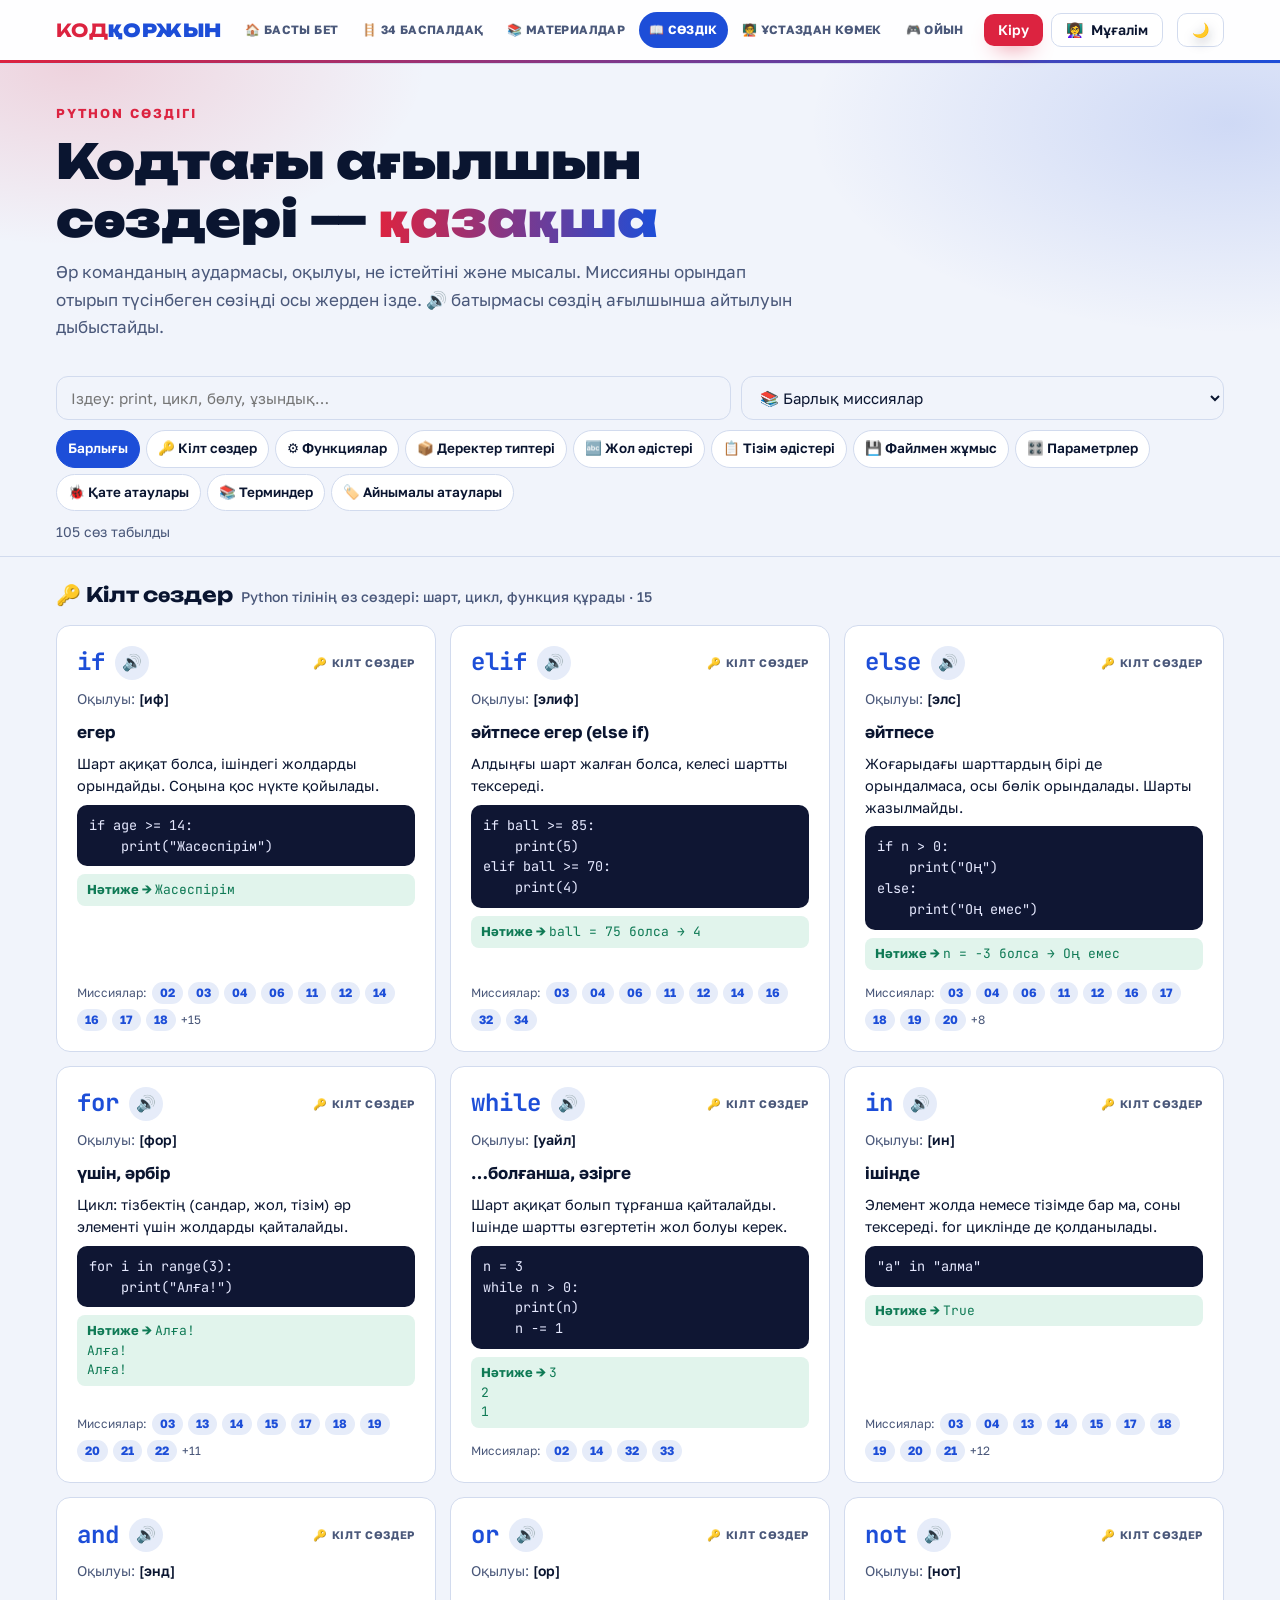
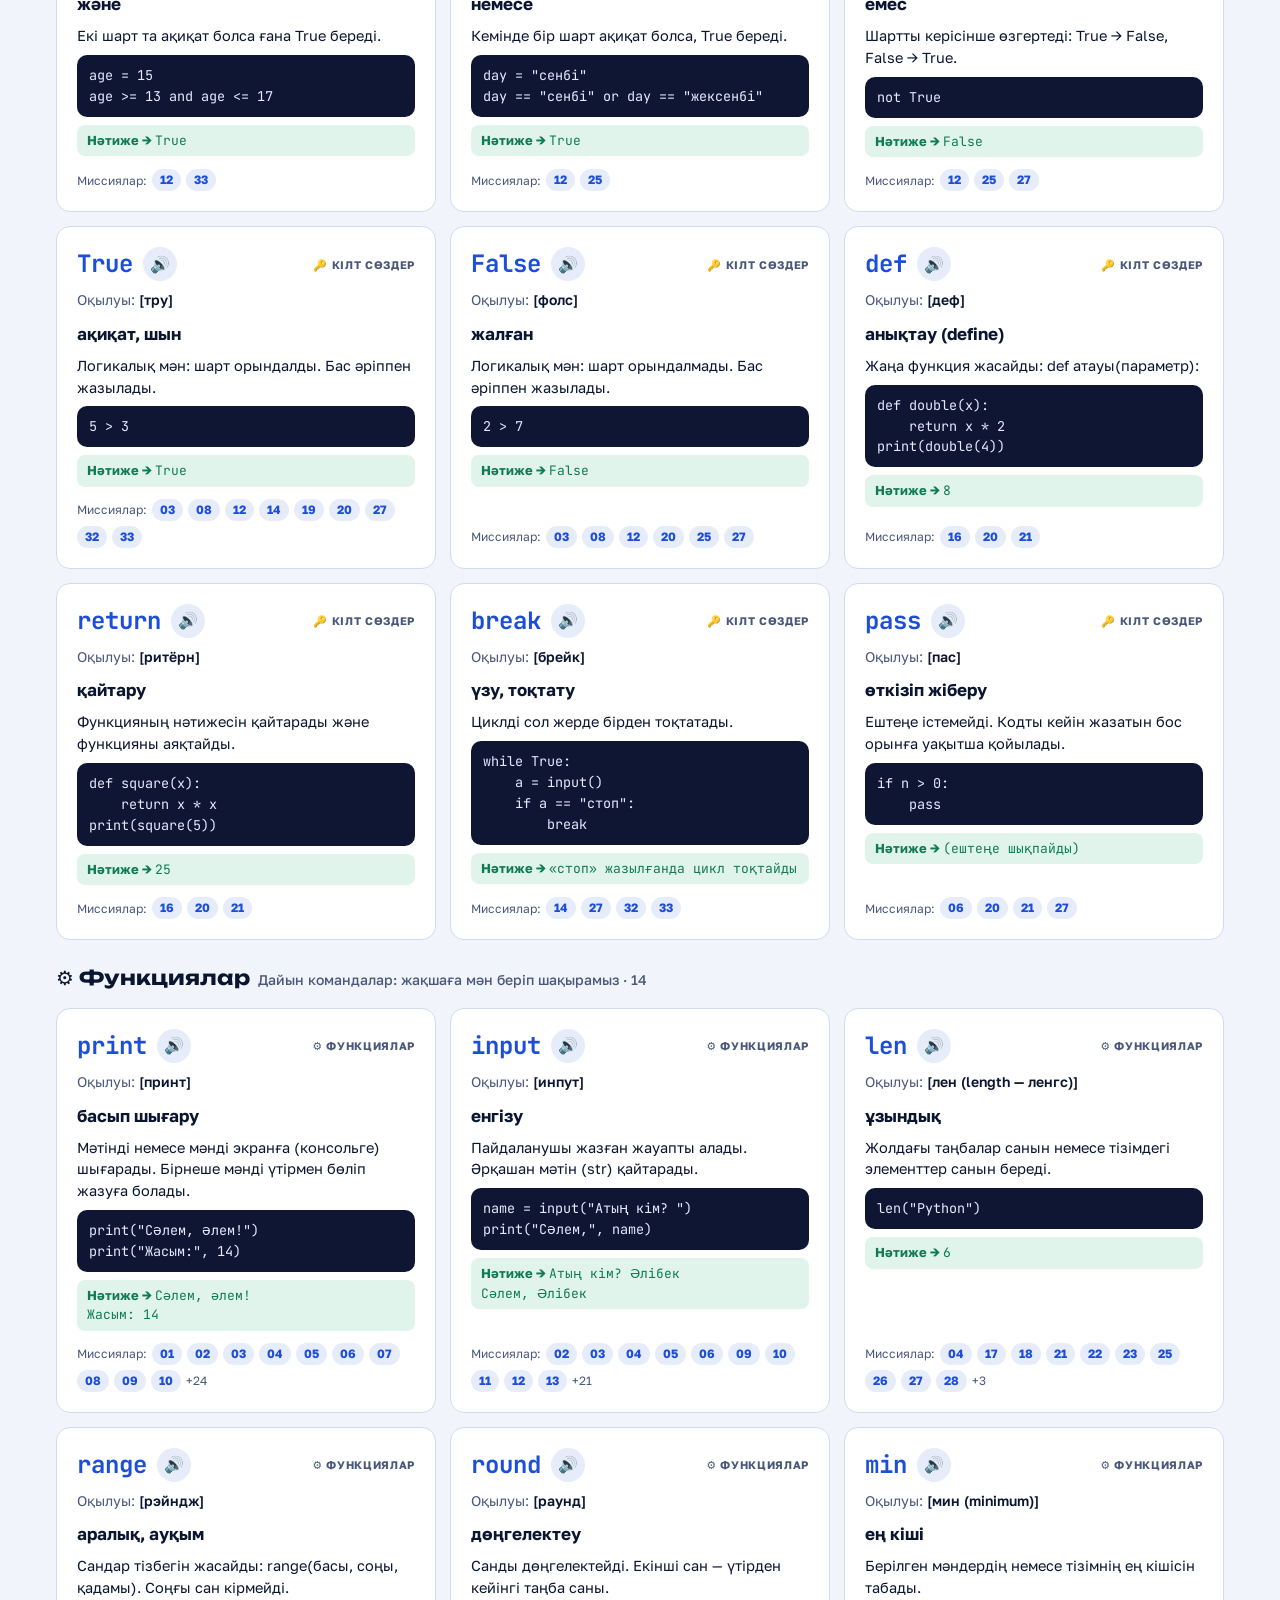
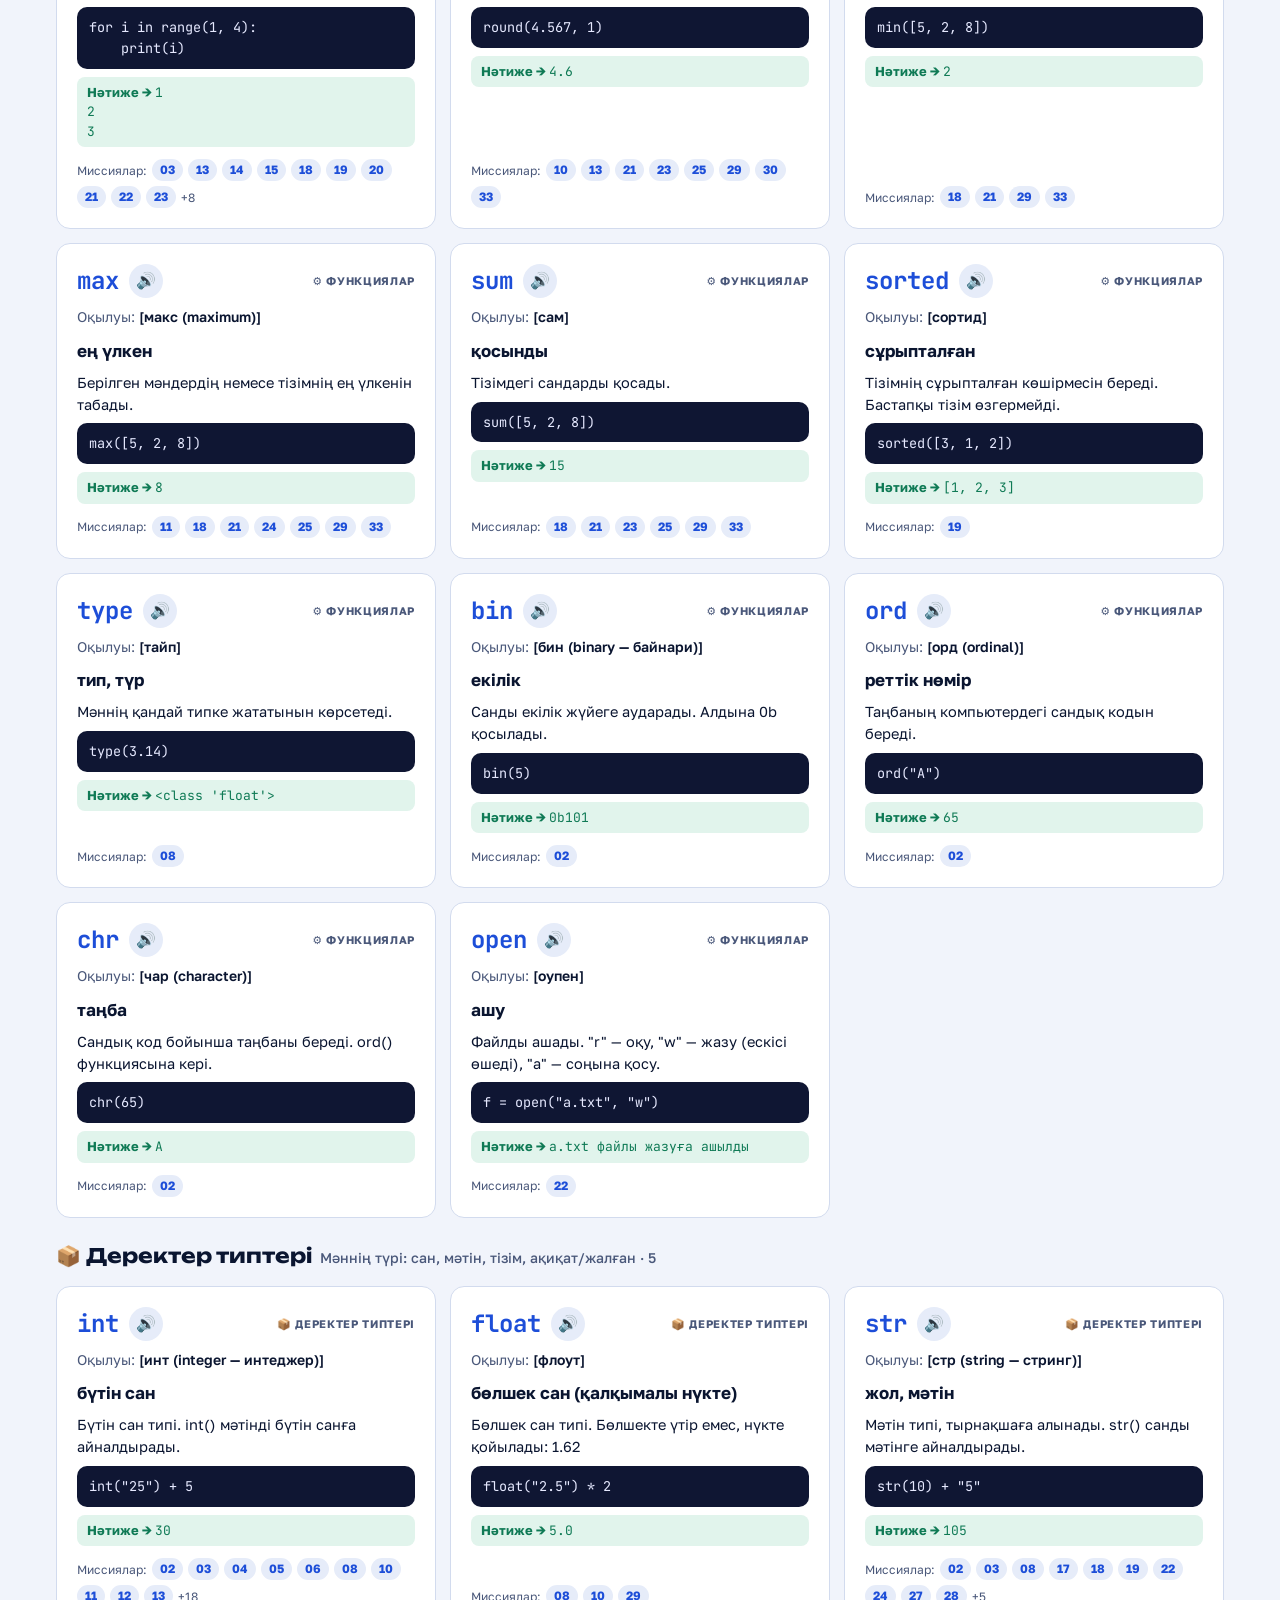
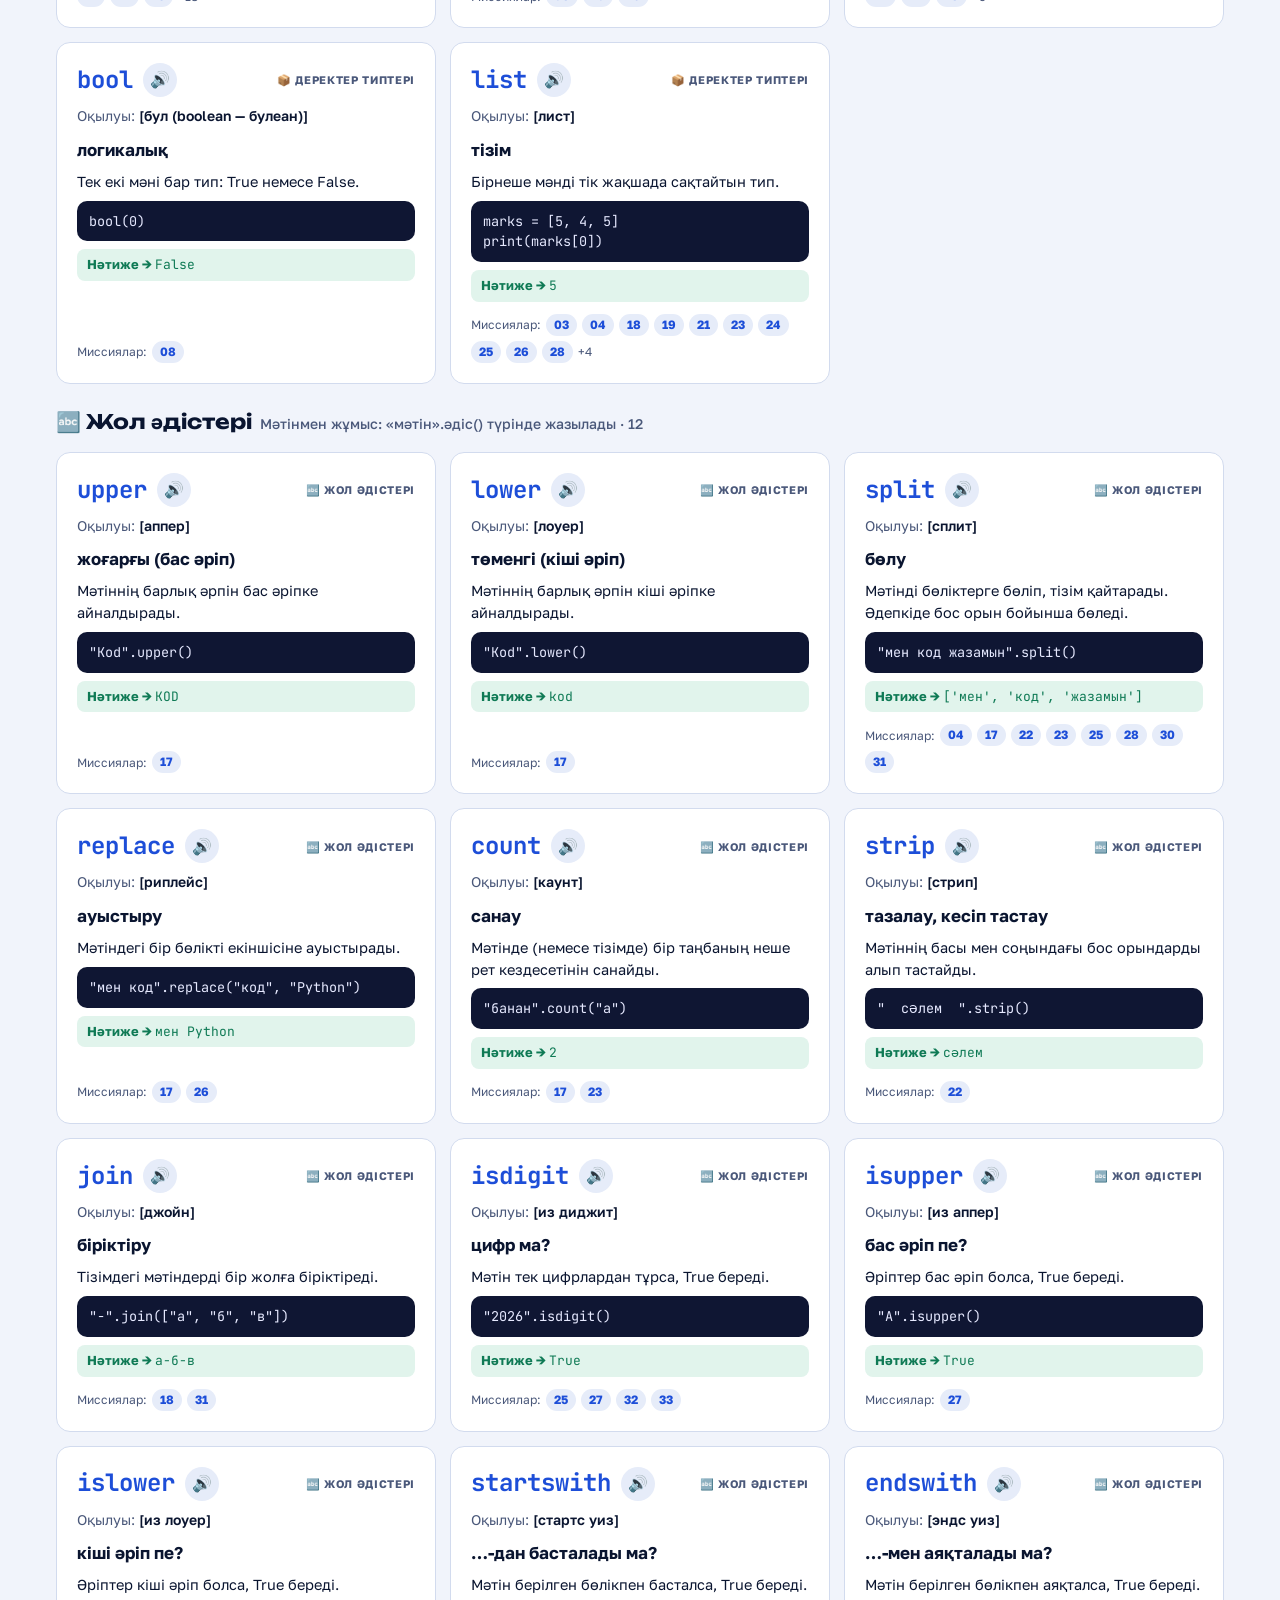
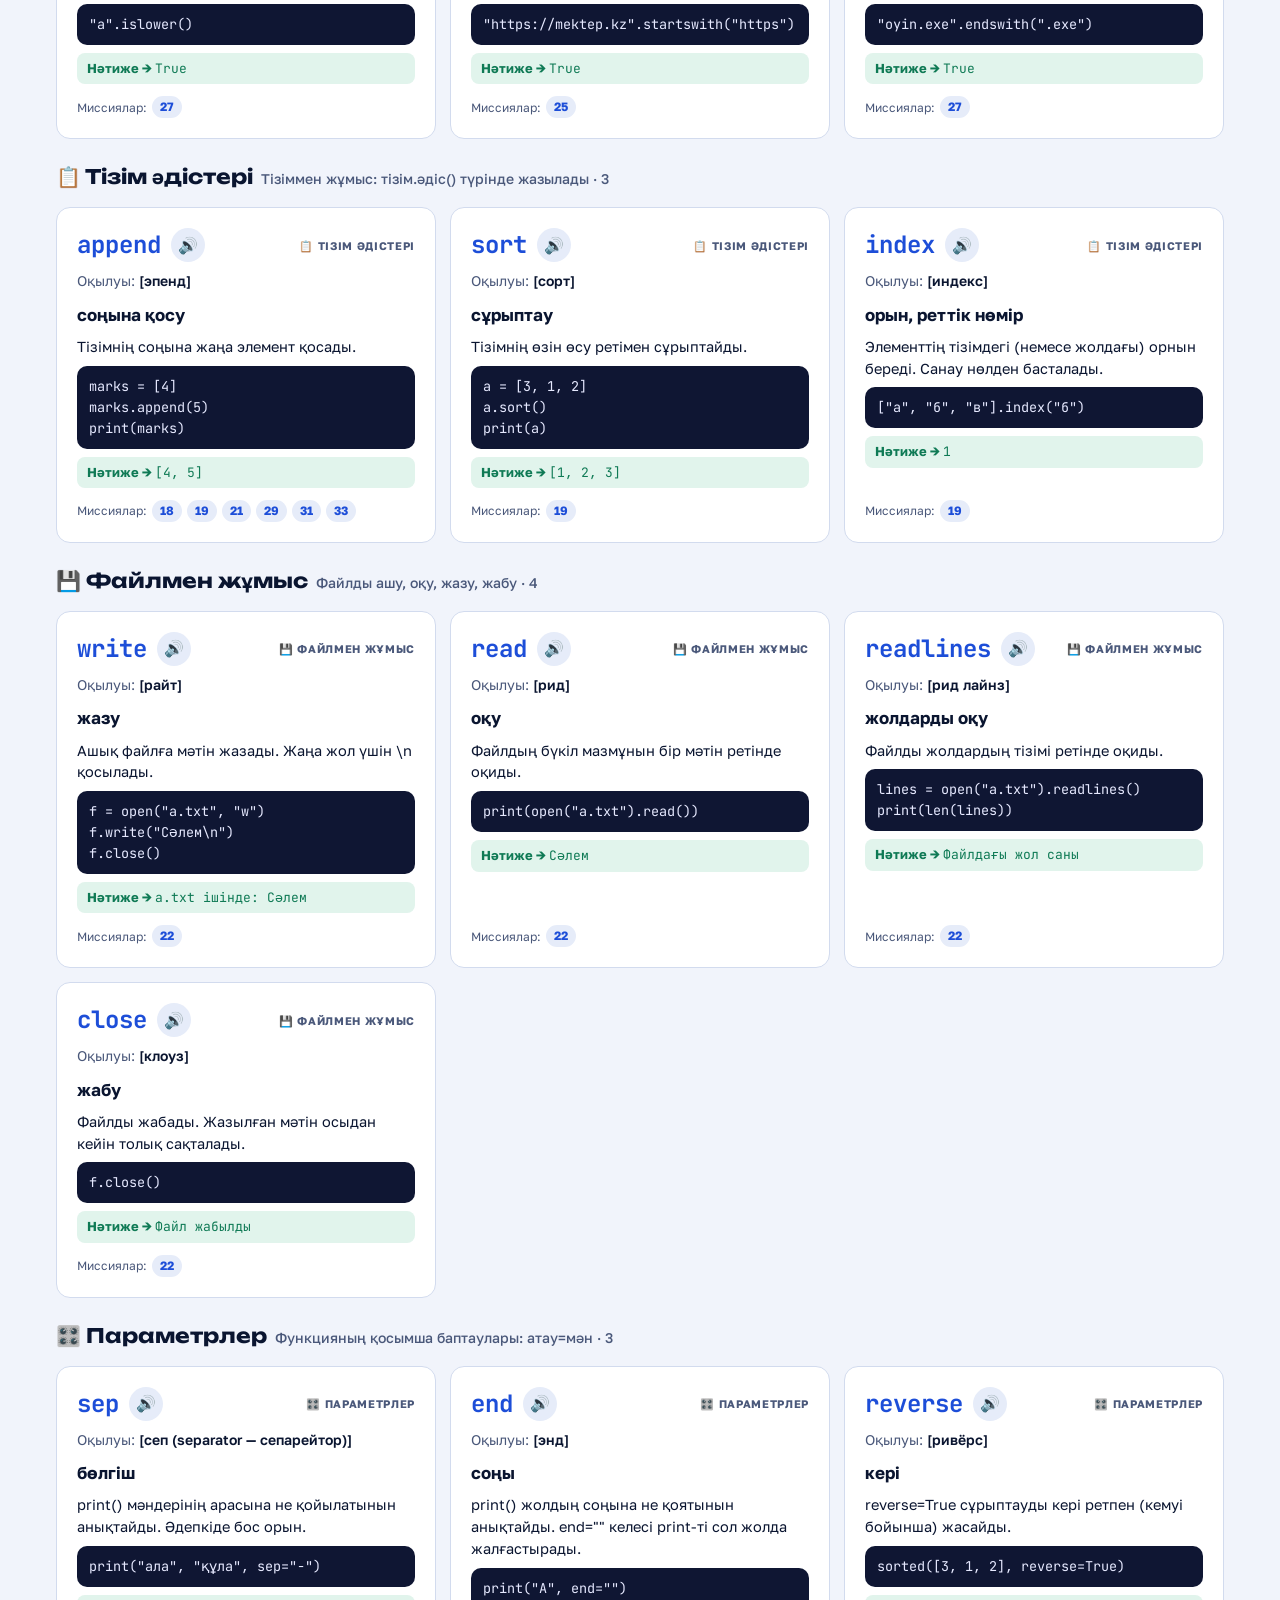
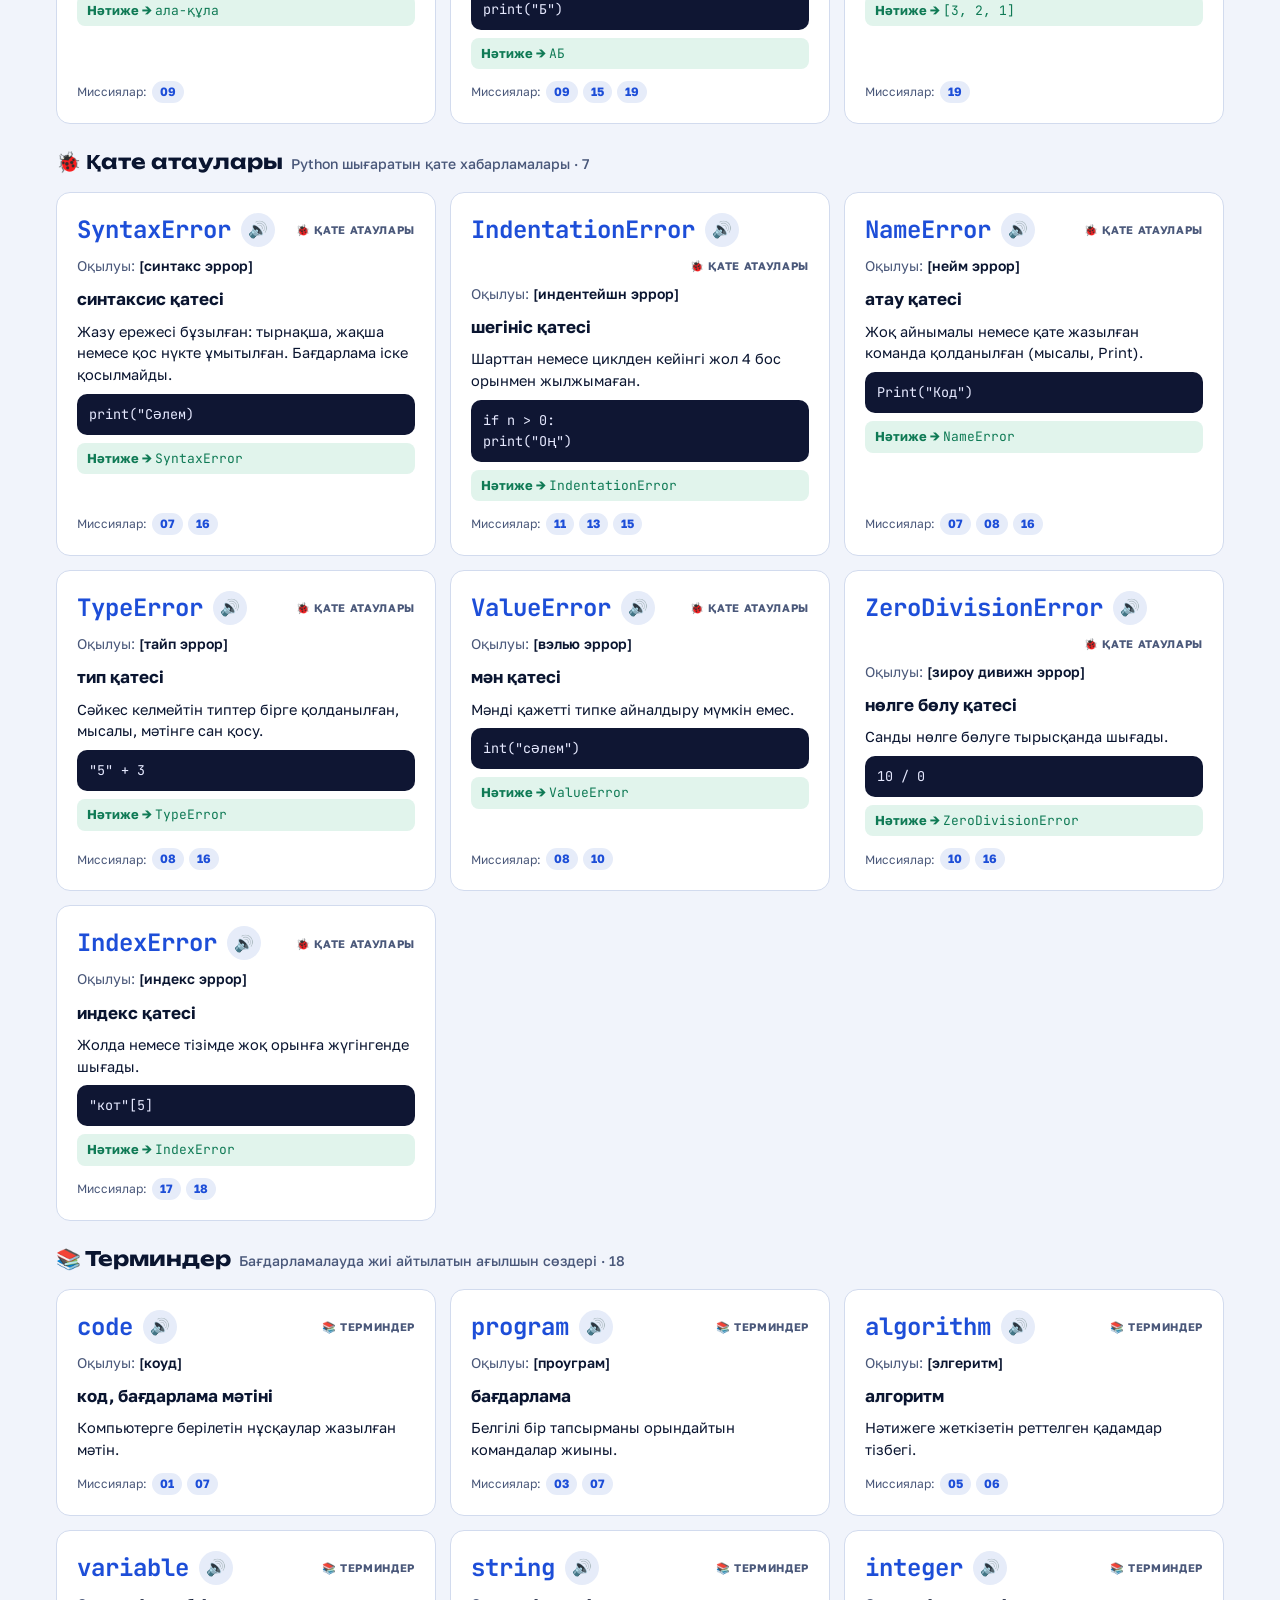
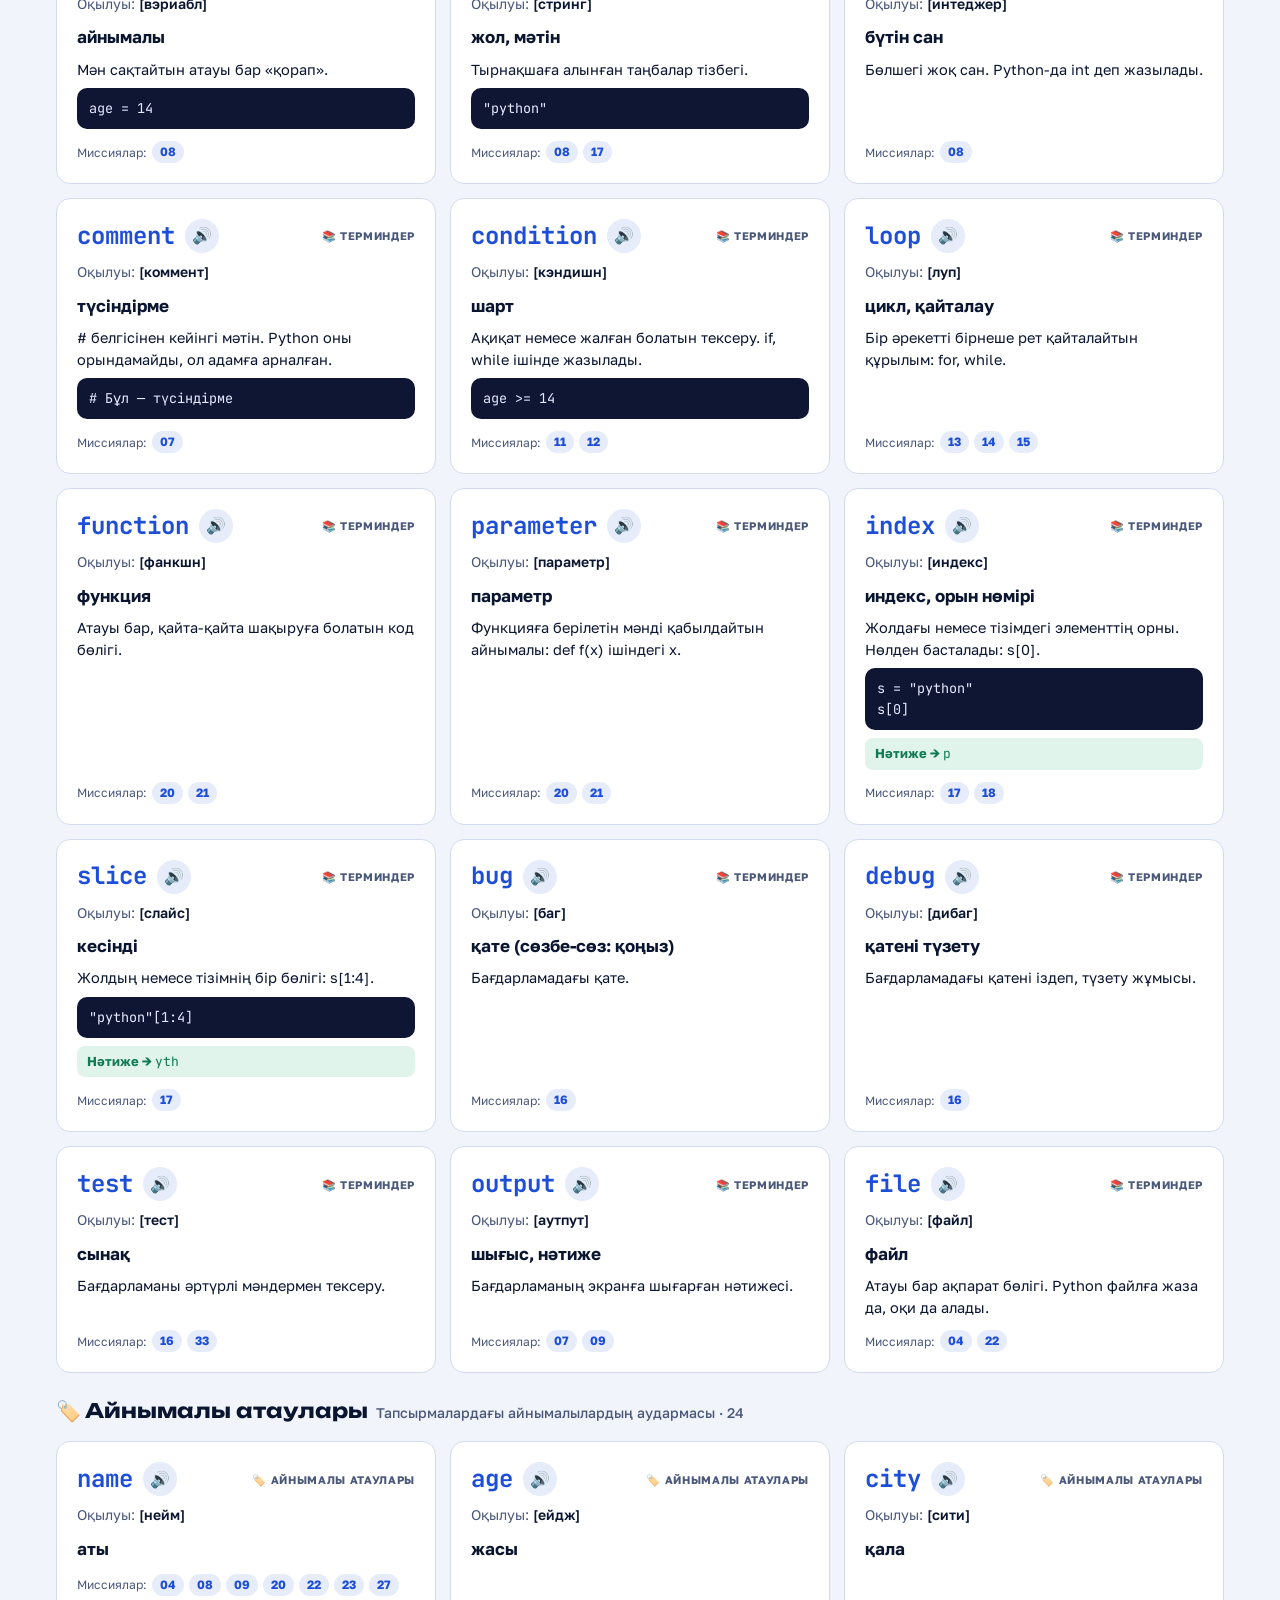
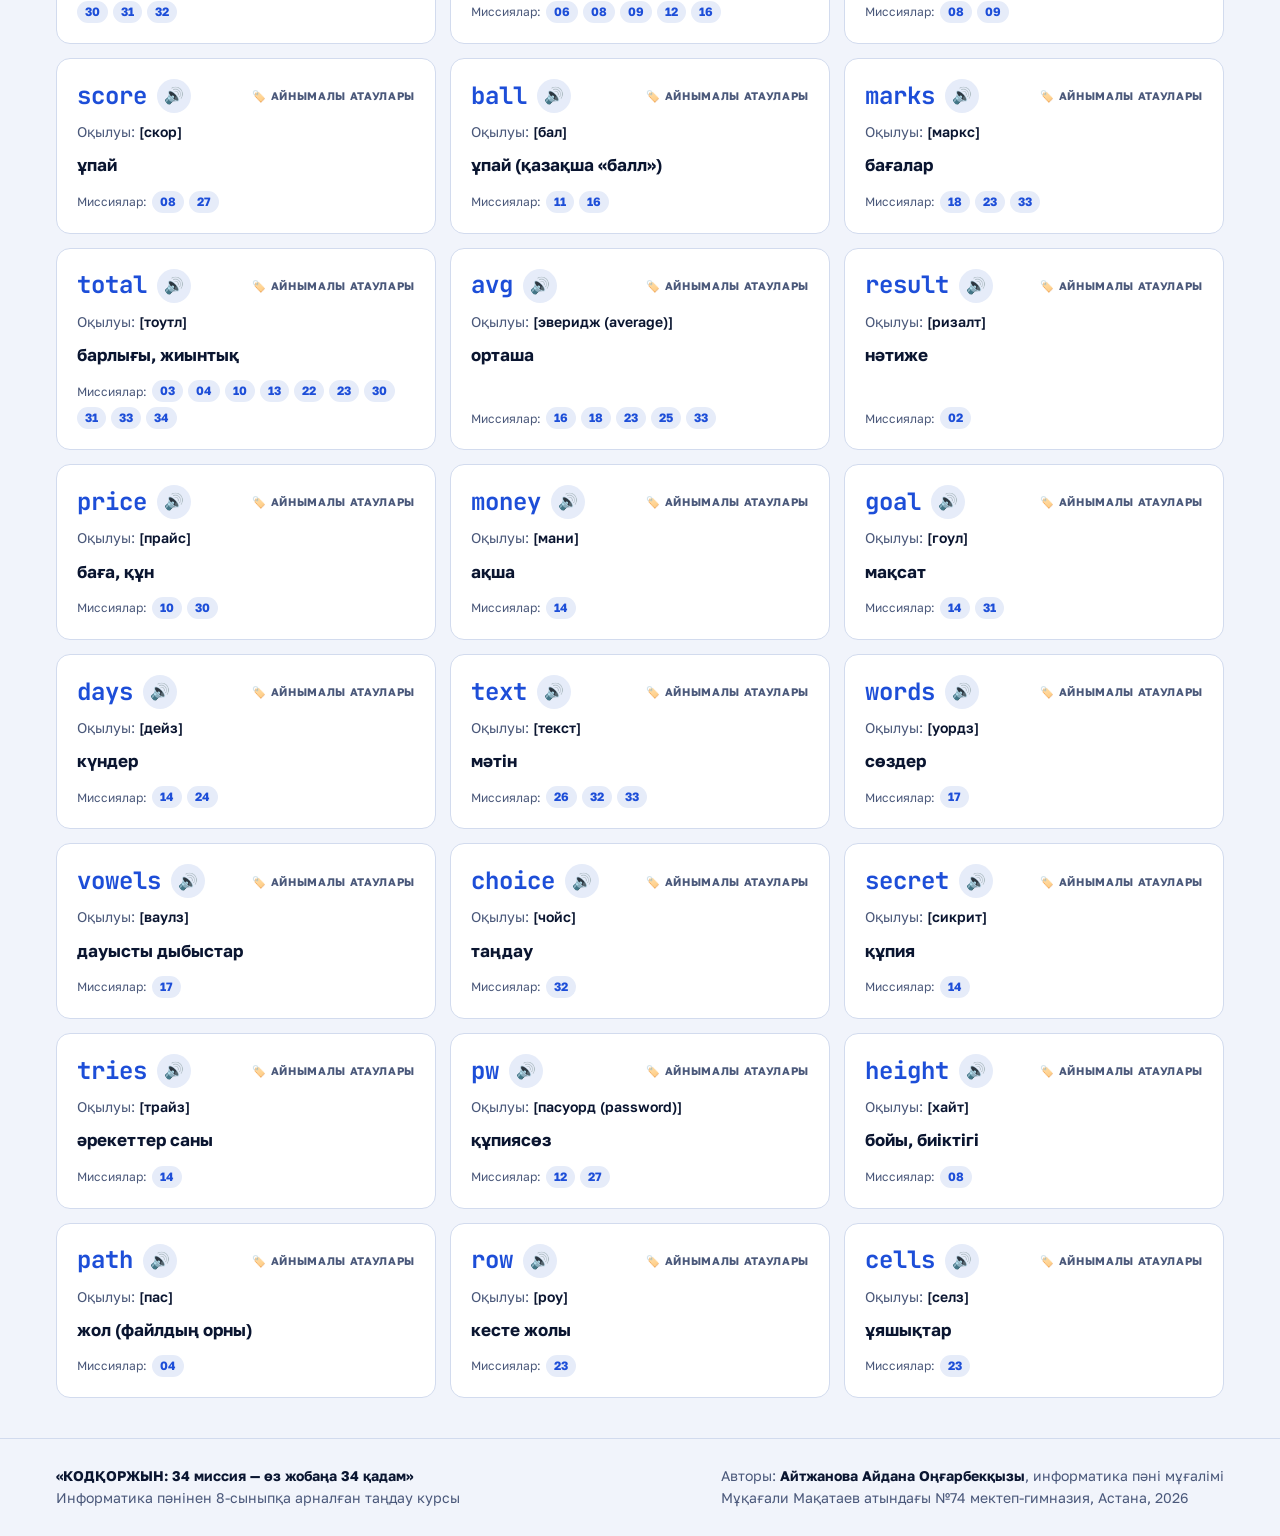
<file: sozdik.html>
<!DOCTYPE html>
<html lang="kk">
<head>
<meta charset="utf-8">
<meta name="viewport" content="width=device-width, initial-scale=1, viewport-fit=cover">
<title>Python сөздігі · КОДҚОРЖЫН</title>
<link rel="preconnect" href="https://fonts.googleapis.com">
<link rel="preconnect" href="https://fonts.gstatic.com" crossorigin>
<link rel="stylesheet" href="https://fonts.googleapis.com/css2?family=Unbounded:wght@500;700;900&family=Golos+Text:wght@400;500;600;700&family=JetBrains+Mono:wght@400;600;700&display=swap">
<link rel="stylesheet" href="kk.css?v=4">
<style>
.dict-bar{position:sticky;top:61px;z-index:20;background:var(--bg);padding:14px 0 12px;border-bottom:1px solid var(--line)}
.dict-bar .row{display:grid;grid-template-columns:minmax(0,1.4fr) minmax(0,1fr);gap:10px}
.dict-bar .inp{padding:11px 14px;font-size:15px}
.dict-cats{display:flex;gap:6px;flex-wrap:wrap;margin-top:10px}
.dict-meta{display:flex;justify-content:space-between;align-items:center;gap:10px;margin-top:10px;font-size:14px;color:var(--muted);flex-wrap:wrap}
.dict-meta .mhint{color:var(--ink);font-weight:600}
.dict-grid{display:grid;grid-template-columns:repeat(auto-fill,minmax(310px,1fr));gap:14px;margin-top:18px}
.dw{display:flex;flex-direction:column;gap:8px}
.dw-h{display:flex;align-items:center;gap:10px;flex-wrap:wrap}
.dw-word{font:700 24px/1.1 var(--f-mono);color:var(--blue);word-break:break-all}
.dw-say{all:unset;cursor:pointer;width:34px;height:34px;border-radius:50%;display:grid;place-items:center;background:var(--surface-2);font-size:16px;flex:none}
.dw-say:hover{background:var(--blue);color:#fff}
.dw-say:focus-visible{outline:3px solid var(--blue);outline-offset:2px}
.dw-cat{margin-left:auto;font-size:11px;font-weight:700;letter-spacing:.06em;color:var(--muted);text-transform:uppercase}
.dw-read{font-size:14px;color:var(--muted)}
.dw-read b{color:var(--ink);font-weight:600}
.dw-tr{font-size:17px;font-weight:700}
.dw-d{font-size:14.5px;line-height:1.5}
.dw .dw-word,.dw .dw-ex,.dw .dw-out{font-variant-ligatures:none;font-feature-settings:"liga" 0,"calt" 0}
.dw-ex{font:13.5px/1.55 var(--f-mono);background:#0F1633;color:#E6E9FF;border-radius:10px;padding:10px 12px;white-space:pre-wrap;word-break:break-word;margin:0}
.dw-out{font:13px/1.5 var(--f-mono);color:var(--ok);background:var(--ok-bg);border-radius:8px;padding:6px 10px;white-space:pre-wrap}
.dw-out::before{content:"Нәтиже → ";font-family:var(--f-body);font-weight:700}
.dw-ms{display:flex;gap:5px;flex-wrap:wrap;margin-top:auto;padding-top:4px}
.dw-ms a{font:700 12px/1 var(--f-body);text-decoration:none;color:var(--blue);background:var(--surface-2);padding:5px 8px;border-radius:999px}
.dw-ms a:hover{background:var(--blue);color:#fff}
.dw-ms span{font-size:12px;color:var(--muted);align-self:center}
.dw mark{background:var(--warn-bg);color:inherit;border-radius:3px;padding:0 1px}
.dict-empty{text-align:center;padding:40px 10px;color:var(--muted)}
.dict-sec{margin-top:26px}
.dict-sec h2{font-size:20px;display:flex;gap:8px;align-items:baseline;flex-wrap:wrap}
.dict-sec h2 small{font:500 14px var(--f-body);color:var(--muted)}
@media (max-width:640px){.dict-bar .row{grid-template-columns:1fr}.dict-bar{position:static}}
</style>
</head>
<body>
<header class="top" id="top"></header>

<div class="page-head">
  <div class="wrap">
    <span class="kicker">PYTHON СӨЗДІГІ</span>
    <h1>Кодтағы ағылшын сөздері — <em>қазақша</em></h1>
    <p>Әр команданың аудармасы, оқылуы, не істейтіні және мысалы. Миссияны орындап отырып түсінбеген сөзіңді осы жерден ізде. 🔊 батырмасы сөздің ағылшынша айтылуын дыбыстайды.</p>
  </div>
</div>

<div class="dict-bar">
  <div class="wrap">
    <div class="row">
      <input class="inp" id="q" type="search" placeholder="Іздеу: print, цикл, бөлу, ұзындық…" aria-label="Сөздіктен іздеу" autocomplete="off">
      <select class="inp" id="ms" aria-label="Миссия бойынша сүзу"><option value="0">📚 Барлық миссиялар</option></select>
    </div>
    <div class="dict-cats" id="cats" role="group" aria-label="Бөлімдер"></div>
    <div class="dict-meta"><span id="cnt"></span><span class="mhint" id="mhint"></span></div>
  </div>
</div>

<main class="wrap" id="list" style="padding-bottom:40px"></main>

<footer>
  <div class="wrap">
    <div><b>«КОДҚОРЖЫН: 34 миссия — өз жобаңа 34 қадам»</b><br>Информатика пәнінен 8-сыныпқа арналған таңдау курсы</div>
    <div>Авторы: <b>Айтжанова Айдана Оңғарбекқызы</b>, информатика пәні мұғалімі<br>Мұқағали Мақатаев атындағы №74 мектеп-гимназия, Астана, 2026</div>
  </div>
</footer>

<script src="kk-core.js?v=6"></script>
<script src="missions-data.js?v=3"></script>
<script src="sozdik-data.js?v=1"></script>
<script>
(function () {
"use strict";
const { $, $$, esc } = KK;
const M = window.KK_MISSIONS || [], D = window.KK_DICT || [], CATS = window.KK_DICT_CATS || [];
const CAT = Object.fromEntries(CATS.map(c => [c[0], c]));
const pad = n => String(n).padStart(2, "0");

/* ---------- әр сөз қай миссияларда кездеседі: миссия мәтінінен автоматты іздейміз ---------- */
const strings = (o, acc) => { if (typeof o === "string") acc.push(o); else if (Array.isArray(o)) o.forEach(x => strings(x, acc)); else if (o && typeof o === "object") Object.values(o).forEach(x => strings(x, acc)); return acc };
const MTXT = M.map(m => strings(m, []).join("\n"));
D.forEach(e => {
  const rx = new RegExp(e.q || "(?<![A-Za-z_])" + e.w.replace(/[.*+?^${}()|[\]\\]/g, "\\$&") + "(?![A-Za-z_0-9])");
  const found = new Set(e.m || []);
  if (e.c !== "term") MTXT.forEach((t, i) => { if (rx.test(t)) found.add(i + 1) });
  e.ms = [...found].sort((a, b) => a - b);
});

/* ---------- дыбыстап оқу (браузердің ағылшын дауысы) ---------- */
const SPEAK = { elif: "el if", str: "string", int: "integer", chr: "char", pw: "password", avg: "average", isdigit: "is digit", isupper: "is upper", islower: "is lower", startswith: "starts with", endswith: "ends with", readlines: "read lines", len: "length", sep: "separator", def: "define", bin: "binary", ord: "ordinal", SyntaxError: "syntax error", IndentationError: "indentation error", NameError: "name error", TypeError: "type error", ValueError: "value error", ZeroDivisionError: "zero division error", IndexError: "index error" };
const canSpeak = "speechSynthesis" in window;
function say(w) {
  if (!canSpeak) return;
  try {
    speechSynthesis.cancel();
    const u = new SpeechSynthesisUtterance(SPEAK[w] || w);
    u.lang = "en-US"; u.rate = 0.85;
    const v = speechSynthesis.getVoices().find(v => /^en(-|_)/i.test(v.lang));
    if (v) u.voice = v;
    speechSynthesis.speak(u);
  } catch (e) { }
}

/* ---------- сүзгілер ---------- */
$("#ms").innerHTML += M.map((m, i) => `<option value="${i + 1}">${pad(i + 1)} · ${esc(m.t)}</option>`).join("");
let cat = "all";
$("#cats").innerHTML = `<button class="chip" type="button" data-cat="all" aria-pressed="true">Барлығы</button>` + CATS.map(c => `<button class="chip" type="button" data-cat="${c[0]}" aria-pressed="false">${c[1]} ${esc(c[2])}</button>`).join("");
$$("#cats .chip").forEach(b => b.onclick = () => { cat = b.dataset.cat; $$("#cats .chip").forEach(x => x.setAttribute("aria-pressed", String(x === b))); draw() });

const params = new URLSearchParams(location.search);
const pm = +params.get("m"); if (pm >= 1 && pm <= M.length) $("#ms").value = String(pm);
if (params.get("q")) $("#q").value = params.get("q");
$("#q").oninput = () => draw();
$("#ms").onchange = () => { const v = $("#ms").value; const u = new URL(location.href); if (v === "0") u.searchParams.delete("m"); else u.searchParams.set("m", v); history.replaceState(null, "", u); draw() };

const low = s => (s || "").toLocaleLowerCase("kk");
function hl(text, q) {
  const t = esc(text); if (!q) return t;
  const i = low(text).indexOf(q); if (i < 0) return t;
  return esc(text.slice(0, i)) + "<mark>" + esc(text.slice(i, i + q.length)) + "</mark>" + esc(text.slice(i + q.length));
}
function card(e, q) {
  const c = CAT[e.c];
  const ms = e.ms.slice(0, 10).map(n => `<a href="missions.html#m${n}" title="${esc(M[n - 1] ? M[n - 1].t : "")}">${pad(n)}</a>`).join("") + (e.ms.length > 10 ? `<span>+${e.ms.length - 10}</span>` : "");
  return `<article class="card dw">
    <div class="dw-h"><span class="dw-word">${hl(e.w, q)}</span>${canSpeak ? `<button class="dw-say" type="button" data-say="${esc(e.w)}" aria-label="${esc(e.w)} сөзін тыңдау" title="Тыңдау">🔊</button>` : ""}<span class="dw-cat">${c ? c[1] + " " + esc(c[2]) : ""}</span></div>
    <div class="dw-read">Оқылуы: <b>[${hl(e.say, q)}]</b></div>
    <div class="dw-tr">${hl(e.tr, q)}</div>
    ${e.d ? `<div class="dw-d">${hl(e.d, q)}</div>` : ""}
    ${e.ex ? `<pre class="dw-ex">${esc(e.ex)}</pre>` : ""}
    ${e.out ? `<div class="dw-out">${esc(e.out)}</div>` : ""}
    ${e.ms.length ? `<div class="dw-ms"><span>Миссиялар:</span>${ms}</div>` : ""}
  </article>`;
}
function draw() {
  const q = low($("#q").value.trim()), m = +$("#ms").value;
  const list = D.filter(e => (cat === "all" || e.c === cat) && (!m || e.ms.includes(m)) && (!q || [e.w, e.say, e.tr, e.d || "", e.ex || ""].some(s => low(s).includes(q))));
  $("#cnt").textContent = `${list.length} сөз табылды`;
  $("#mhint").textContent = m ? `${pad(m)}-миссияда кездесетін сөздер` : "";
  if (!list.length) { $("#list").innerHTML = `<div class="dict-empty"><div style="font-size:40px">🔍</div><p>Ештеңе табылмады. Басқа сөзбен іздеп көр немесе сүзгіні «Барлығы» деп ауыстыр.</p></div>`; return }
  const groups = CATS.map(c => [c, list.filter(e => e.c === c[0])]).filter(g => g[1].length);
  $("#list").innerHTML = groups.map(([c, es]) => `<section class="dict-sec" aria-label="${esc(c[2])}"><h2>${c[1]} ${esc(c[2])} <small>${esc(c[3])} · ${es.length}</small></h2><div class="dict-grid">${es.map(e => card(e, q)).join("")}</div></section>`).join("");
  $$("[data-say]").forEach(b => b.onclick = () => say(b.dataset.say));
}
draw();
if (canSpeak) speechSynthesis.onvoiceschanged = () => { };

KK.header("sozdik.html");
KK.start({ needLogin: false, section: () => "Сөздік", onChange: () => { } });
})();
</script>
</body>
</html>
</file>
<file: kk.css>
/* КОДҚОРЖЫН — ішкі беттердің ортақ стилі (missions.html, komek.html).
   Түстер мен шрифттер басты беттегідей. */
:root{
  --bg:#F1F4FB; --surface:#FFFFFF; --surface-2:#E6ECF9; --ink:#0A1530; --muted:#4A587A; --line:#D2DBEE;
  --blue:#1D4ED8; --blue-deep:#0B2A8F; --red:#DC2340; --red-deep:#A3122A;
  --code-bg:#0A1230; --code-ink:#E4EBFF; --code-dim:#8193C4; --code-str:#FF8A9A; --code-num:#7FB2FF; --code-kw:#FFC86B;
  --ok:#0F7A55; --ok-bg:#E1F4EC; --bad:#C01D36; --bad-bg:#FCE7EA; --warn:#8A5A00; --warn-bg:#FFF3D6;
  --gold:#C98A00;
  --glow-r:rgba(220,35,64,.16); --glow-b:rgba(29,78,216,.16); --shadow:rgba(10,21,48,.12);
  --emo-shadow:rgba(10,21,48,.35);
  --f-display:"Unbounded","Golos Text",system-ui,sans-serif;
  --f-body:"Golos Text",system-ui,-apple-system,"Segoe UI",Roboto,sans-serif;
  --f-mono:"JetBrains Mono",ui-monospace,"Cascadia Code",Consolas,monospace;
  --grad-rb:linear-gradient(90deg,var(--red),var(--blue));
  --r:14px;
}
@media (prefers-color-scheme: dark){:root:not([data-theme="light"]){
  --bg:#060B1C; --surface:#0D1631; --surface-2:#142049; --ink:#E8EDFB; --muted:#9BA9CC; --line:#223060;
  --blue:#5B8CFF; --blue-deep:#A9C1FF; --red:#FF4C62; --red-deep:#FF9AA7;
  --code-bg:#030716; --code-ink:#E4EBFF; --code-dim:#7686B5;
  --ok:#3FD49B; --ok-bg:#0C2C22; --bad:#FF6B7D; --bad-bg:#371120; --warn:#FFC86B; --warn-bg:#33270A;
  --gold:#FFC86B;
  --glow-r:rgba(255,76,98,.18); --glow-b:rgba(91,140,255,.2); --shadow:rgba(0,0,0,.45);
  --emo-shadow:rgba(0,0,0,.6); color-scheme:dark;
}}
:root[data-theme="dark"]{
  --bg:#060B1C; --surface:#0D1631; --surface-2:#142049; --ink:#E8EDFB; --muted:#9BA9CC; --line:#223060;
  --blue:#5B8CFF; --blue-deep:#A9C1FF; --red:#FF4C62; --red-deep:#FF9AA7;
  --code-bg:#030716; --code-ink:#E4EBFF; --code-dim:#7686B5;
  --ok:#3FD49B; --ok-bg:#0C2C22; --bad:#FF6B7D; --bad-bg:#371120; --warn:#FFC86B; --warn-bg:#33270A;
  --gold:#FFC86B;
  --glow-r:rgba(255,76,98,.18); --glow-b:rgba(91,140,255,.2); --shadow:rgba(0,0,0,.45);
  --emo-shadow:rgba(0,0,0,.6); color-scheme:dark;
}
[hidden]{display:none!important}
*{box-sizing:border-box}
html{scroll-behavior:smooth;scroll-padding-top:84px}
body{margin:0;background:var(--bg);color:var(--ink);font-family:var(--f-body);font-size:17px;line-height:1.6;-webkit-font-smoothing:antialiased;overflow-x:hidden}
h1,h2,h3,h4{font-family:var(--f-display);line-height:1.2;text-wrap:balance;margin:0}
p{margin:0}
a{color:var(--blue)}
code,pre,textarea.code{font-family:var(--f-mono)}
code{font-size:.92em;background:var(--surface-2);padding:1px 6px;border-radius:6px}
:focus-visible{outline:3px solid var(--blue);outline-offset:3px;border-radius:6px}
.wrap{max-width:1200px;margin:0 auto;padding-inline:16px}
.emo{display:inline-block;filter:drop-shadow(0 4px 6px var(--emo-shadow));font-style:normal;line-height:1}
.muted{color:var(--muted)}

/* ===== header ===== */
.top{position:sticky;top:0;z-index:50;background:color-mix(in srgb,var(--surface) 90%,transparent);backdrop-filter:blur(12px);-webkit-backdrop-filter:blur(12px);border-bottom:1px solid var(--line)}
.top .wrap{display:flex;align-items:center;gap:14px;height:60px}
.brand{font-family:var(--f-display);font-weight:900;font-size:18px;letter-spacing:.02em;text-decoration:none;color:var(--ink);white-space:nowrap}
.brand b{color:var(--red)} .brand i{font-style:normal;color:var(--blue)}
.nav{display:flex;gap:4px;overflow-x:auto;scrollbar-width:none;flex:1;min-width:0}
.nav::-webkit-scrollbar{display:none}
.nav a{font-size:12px;font-weight:700;letter-spacing:.03em;text-decoration:none;color:var(--muted);padding:8px 10px;border-radius:999px;white-space:nowrap;transition:background .2s,color .2s}
.nav a:hover{color:var(--ink);background:var(--surface-2)}
.nav a.on{color:#fff;background:var(--blue)}
.who{display:flex;gap:8px;align-items:center;white-space:nowrap}
.who-chip{font-size:13.5px;font-weight:700;padding:7px 11px;border-radius:999px;background:var(--surface-2)}
.who-chip small{font-weight:600;color:var(--muted);font-family:var(--f-mono);font-size:11.5px}
.top-line{height:3px;background:var(--grad-rb)}

/* ===== buttons, tags, cards ===== */
.btn{appearance:none;border:0;cursor:pointer;font:600 15px/1 var(--f-body);padding:13px 20px;border-radius:12px;text-decoration:none;display:inline-flex;gap:8px;align-items:center;justify-content:center;transition:transform .15s,box-shadow .2s,background .2s,border-color .2s}
.btn:active{transform:translateY(1px) scale(.98)}
.btn:disabled{opacity:.5;cursor:not-allowed}
.btn.primary{background:var(--red);color:#fff;box-shadow:0 10px 22px -12px var(--red)}
.btn.blue{background:var(--blue);color:#fff;box-shadow:0 10px 22px -12px var(--blue)}
.btn.primary:hover:not(:disabled),.btn.blue:hover:not(:disabled){transform:translateY(-2px)}
.btn.ghost{background:var(--surface);color:var(--ink);border:1px solid var(--line)}
.btn.ghost:hover:not(:disabled){border-color:var(--blue);color:var(--blue)}
.btn.sm{padding:9px 14px;font-size:14px;border-radius:10px}
.tag{display:inline-block;font:700 11px/1 var(--f-body);letter-spacing:.1em;text-transform:uppercase;padding:6px 9px;border-radius:999px;background:var(--surface-2);color:var(--blue)}
.tag.red{color:var(--red)} .tag.ok{color:var(--ok);background:var(--ok-bg)}
.card{background:var(--surface);border:1px solid var(--line);border-radius:var(--r);padding:20px;min-width:0}
.card h3{font-size:17px}
.kicker{font-size:13px;font-weight:700;letter-spacing:.16em;color:var(--red)}

/* ===== page head ===== */
.page-head{padding:34px 0 22px;background:
   radial-gradient(500px 260px at 6% 0%,var(--glow-r),transparent 70%),
   radial-gradient(600px 300px at 96% 20%,var(--glow-b),transparent 70%)}
.page-head h1{font-size:clamp(28px,4.4vw,48px);font-weight:900;margin-top:8px}
.page-head h1 em{font-style:normal;background:var(--grad-rb);-webkit-background-clip:text;background-clip:text;color:transparent}
.page-head p{color:var(--muted);max-width:68ch;margin-top:10px}

/* ===== status bar ===== */
.status{display:grid;grid-template-columns:repeat(4,minmax(0,1fr));gap:10px;margin-top:20px}
.st-box{background:var(--surface);border:1px solid var(--line);border-radius:12px;padding:12px 14px;min-width:0}
.st-box small{display:block;font-size:11.5px;font-weight:700;letter-spacing:.1em;text-transform:uppercase;color:var(--muted)}
.st-box b{display:block;font-family:var(--f-display);font-size:16px;margin-top:4px;overflow:hidden;text-overflow:ellipsis;white-space:nowrap}
.st-box.hl{border-color:var(--blue);box-shadow:0 0 0 3px var(--glow-b)}
.st-box .bar{height:6px;border-radius:9px;background:var(--surface-2);margin-top:8px;overflow:hidden}
.st-box .bar i{display:block;height:100%;background:var(--grad-rb);border-radius:9px;transition:width .5s}

/* ===== layout ===== */
.cols{display:grid;grid-template-columns:minmax(0,1fr) 320px;gap:22px;align-items:start;padding-block:22px 60px}
.aside{position:sticky;top:76px;display:grid;gap:16px}

/* ===== stage + mission grid ===== */
.stage{margin-bottom:26px}
.stage-h{display:flex;align-items:baseline;gap:12px;margin-bottom:12px;flex-wrap:wrap}
.stage-h .rn{font-family:var(--f-display);font-weight:900;font-size:26px;background:var(--grad-rb);-webkit-background-clip:text;background-clip:text;color:transparent}
.stage-h h2{font-size:18px}
.stage-h span{font-size:13px;color:var(--muted);font-weight:600}
.m-grid{display:grid;grid-template-columns:repeat(auto-fill,minmax(210px,1fr));gap:12px}
.m-card{all:unset;box-sizing:border-box;cursor:pointer;display:flex;flex-direction:column;gap:8px;background:var(--surface);border:1px solid var(--line);border-radius:var(--r);padding:14px;transition:transform .2s,box-shadow .2s,border-color .2s;position:relative;min-width:0}
.m-card:hover{transform:translateY(-3px);border-color:var(--blue);box-shadow:0 16px 30px -20px var(--shadow)}
.m-card:focus-visible{outline:3px solid var(--blue);outline-offset:3px}
.m-card .row{display:flex;align-items:center;justify-content:space-between;gap:8px}
.m-card .no{font-family:var(--f-display);font-weight:900;font-size:13px;letter-spacing:.06em;color:var(--red)}
.m-card:nth-child(even) .no{color:var(--blue)}
.m-card .no small{font-size:10px;letter-spacing:.14em;color:var(--muted);margin-left:5px}
.m-card .emo{font-size:26px}
.m-card h3{font-size:14.5px;line-height:1.3;font-family:var(--f-body);font-weight:700}
.m-card .foot{display:flex;align-items:center;justify-content:space-between;margin-top:auto;font-size:12.5px;color:var(--muted);font-weight:600}
.dots3{display:flex;gap:5px}
.dots3 i{width:18px;height:6px;border-radius:9px;background:var(--surface-2)}
.dots3 i.on{background:var(--ok)}
.m-card.full{border-color:var(--ok)}
.m-card.full::after{content:"✓";position:absolute;top:-8px;right:-8px;width:24px;height:24px;border-radius:50%;background:var(--ok);color:#fff;display:grid;place-items:center;font-size:13px;font-weight:700}
.m-card.cur{border-color:var(--blue);box-shadow:0 0 0 3px var(--glow-b)}

/* ===== leaderboard ===== */
.lb h3{display:flex;align-items:center;gap:8px}
.lb-tabs{display:flex;gap:6px;margin:12px 0}
.lb-tabs button{all:unset;cursor:pointer;font-size:12.5px;font-weight:700;padding:6px 10px;border-radius:999px;background:var(--surface-2);color:var(--muted)}
.lb-tabs button[aria-pressed="true"]{background:var(--blue);color:#fff}
.lb-list{list-style:none;margin:0;padding:0;display:grid;gap:6px}
.lb-list li{display:grid;grid-template-columns:30px minmax(0,1fr) auto;gap:8px;align-items:center;padding:8px 10px;border-radius:10px;background:var(--bg);font-size:14.5px}
.lb-list li.me{outline:2px solid var(--blue)}
.lb-list .pl{font-family:var(--f-display);font-weight:900;font-size:14px;text-align:center}
.lb-list li:nth-child(1) .pl{color:var(--gold)}
.lb-list .nm{font-weight:700;overflow:hidden;text-overflow:ellipsis;white-space:nowrap}
.lb-list .nm small{display:block;font-weight:500;color:var(--muted);font-size:12px}
.lb-list .sc{font-family:var(--f-mono);font-weight:700;font-size:14px}
.lb-note{font-size:13px;color:var(--muted);margin-top:10px}
.my-rank{margin-top:10px;padding:10px 12px;border-radius:10px;background:var(--surface-2);font-size:14px;font-weight:600}
.ring{--v:0;width:74px;height:74px;border-radius:50%;flex:none;display:grid;place-items:center;background:conic-gradient(var(--blue) calc(var(--v)*1%),var(--surface-2) 0);position:relative}
.ring::before{content:"";position:absolute;inset:8px;border-radius:50%;background:var(--surface)}
.ring span{position:relative;font-family:var(--f-display);font-weight:900;font-size:13px}
.me-top{display:flex;gap:14px;align-items:center}
.lv-bars{display:grid;gap:7px;margin-top:14px}
.lv-bar{display:grid;grid-template-columns:70px 1fr 46px;gap:8px;align-items:center;font-size:13px;font-weight:600}
.lv-bar .tr{height:7px;border-radius:9px;background:var(--surface-2);overflow:hidden}
.lv-bar .tr i{display:block;height:100%;border-radius:9px;background:var(--ok);transition:width .5s}

/* ===== mission view ===== */
.crumb{display:flex;align-items:center;gap:10px;flex-wrap:wrap;margin-bottom:16px}
.m-hero{display:grid;grid-template-columns:auto minmax(0,1fr);gap:20px;align-items:start}
.m-big{font-family:var(--f-display);font-weight:900;font-size:clamp(54px,8vw,88px);line-height:.85;background:var(--grad-rb);-webkit-background-clip:text;background-clip:text;color:transparent;text-align:center}
.m-big small{display:block;font-size:12px;letter-spacing:.28em;margin-top:8px;-webkit-text-fill-color:var(--muted)}
.m-hero h1{font-size:clamp(22px,3vw,32px);margin-top:10px}
.m-hero ul{margin:12px 0 0;padding-left:20px;color:var(--muted);font-size:15.5px}
.m-res{margin-top:12px;padding:10px 14px;border-left:4px solid var(--blue);background:var(--surface-2);border-radius:0 10px 10px 0;font-size:15px}
.block{margin-top:20px}
.block-h{display:flex;align-items:center;gap:10px;margin-bottom:12px}
.block-h .n{width:30px;height:30px;border-radius:50%;background:var(--ink);color:var(--bg);display:grid;place-items:center;font-family:var(--f-display);font-weight:900;font-size:13px;flex:none}
.block-h h2{font-size:18px}
.block-h span.sub{font-size:13px;color:var(--muted);font-weight:600;margin-left:auto}
.vslot{position:relative;aspect-ratio:16/9;max-height:440px;width:100%;border-radius:var(--r);overflow:hidden;background:var(--code-bg);display:grid;place-items:center}
.vslot video,.vslot iframe{width:100%;height:100%;border:0;display:block;background:#000;object-fit:contain}
.vslot .ph{text-align:center;color:var(--code-ink);padding:20px;background:
  repeating-linear-gradient(0deg,transparent 0 31px,#ffffff0a 31px 32px),
  repeating-linear-gradient(90deg,transparent 0 31px,#ffffff0a 31px 32px);position:absolute;inset:0;display:grid;place-content:center;gap:8px}
.vslot .ph .emo{font-size:52px}
.vslot .ph b{font-family:var(--f-display);font-size:17px}
.vslot .ph span{color:var(--code-dim);font-size:13.5px}
.theory p{font-size:16px}
.theory .rule{margin-top:10px;padding:10px 14px;border-radius:10px;background:var(--surface-2);font-family:var(--f-mono);font-size:14px;overflow-x:auto;white-space:pre-wrap}

/* level tabs */
.lv-tabs{display:grid;grid-template-columns:repeat(auto-fit,minmax(104px,1fr));gap:8px;margin-bottom:14px}
.lv-tab{all:unset;box-sizing:border-box;cursor:pointer;border:1.5px solid var(--line);border-radius:12px;padding:10px 12px;background:var(--surface);display:flex;flex-direction:column;gap:2px;transition:border-color .2s,background .2s;min-width:0}
.lv-tab b{font-family:var(--f-display);font-size:14px}
.lv-tab span{font-size:12.5px;color:var(--muted);font-weight:600}
.lv-tab[aria-selected="true"]{border-color:var(--blue);background:var(--surface-2)}
.lv-tab.done b::after{content:" ✓";color:var(--ok)}
.lv-tab:focus-visible{outline:3px solid var(--blue);outline-offset:2px}
.task h3{font-size:18px;margin:8px 0 6px}
.task p{color:var(--muted);font-size:15.5px;white-space:pre-line}
.task .ex{display:flex;flex-wrap:wrap;gap:8px;margin-top:10px}
.task .ex code{white-space:pre-wrap;padding:6px 10px;font-size:13.5px}

/* IDE */
.ide{margin-top:14px;border-radius:var(--r);overflow:hidden;background:var(--code-bg);color:var(--code-ink);box-shadow:0 20px 40px -26px var(--shadow)}
.ide-bar{display:flex;flex-wrap:wrap;gap:8px;align-items:center;justify-content:space-between;padding:8px 10px;background:#ffffff0d}
.ide-bar .fname{font-family:var(--f-mono);font-size:12.5px;color:var(--code-dim);padding-left:6px}
.ide-bar .acts{display:flex;flex-wrap:wrap;gap:6px}
.ide-bar .btn.ghost{background:transparent;color:var(--code-ink);border-color:#2A3870}
.ide-bar .btn.ghost:hover:not(:disabled){border-color:#7FB2FF;color:#fff}
.ide-ed{display:grid;grid-template-columns:44px minmax(0,1fr);max-height:420px}
.ide-gut{padding:14px 0;text-align:right;font:13.5px/1.6 var(--f-mono);color:#4F5E91;overflow:hidden;user-select:none}
.ide-gut div{padding-right:10px}
.ide-ed textarea{display:block;width:100%;min-height:150px;resize:vertical;border:0;outline:0;background:transparent;color:var(--code-ink);font:13.5px/1.6 var(--f-mono);padding:14px 14px 14px 4px;tab-size:4;white-space:pre;overflow:auto}
.ide-in{display:flex;gap:10px;align-items:center;padding:8px 12px;border-top:1px solid #1B2752;font-size:12.5px;color:var(--code-dim)}
.ide-in input{flex:1;min-width:0;background:#ffffff0d;border:1px solid #2A3870;border-radius:8px;color:var(--code-ink);font:13.5px var(--f-mono);padding:8px 10px}
.ide-out{border-top:1px solid #1B2752;padding:12px 14px;font:13.5px/1.6 var(--f-mono);white-space:pre-wrap;word-break:break-word;min-height:54px;max-height:260px;overflow:auto}
.ide-out .note{color:var(--code-dim)}
.ide-out .err{display:block;color:#FF8A9A}
.ide-out .hint{display:block;color:#FFC86B;margin-top:4px;font-family:var(--f-body)}
.runner .ide-ed textarea{min-height:90px}

/* feedback */
.fb{margin-top:14px;border-radius:var(--r);border:1.5px solid var(--line);background:var(--surface);overflow:hidden}
.fb-h{display:flex;align-items:center;gap:10px;padding:12px 16px;font-weight:700}
.fb-h .emo{font-size:26px}
.fb.ok{border-color:var(--ok)} .fb.ok .fb-h{background:var(--ok-bg);color:var(--ok)}
.fb.no{border-color:var(--bad)} .fb.no .fb-h{background:var(--bad-bg);color:var(--bad)}
.fb.part{border-color:var(--gold)} .fb.part .fb-h{background:var(--warn-bg);color:var(--warn)}
.fb-b{padding:14px 16px;display:grid;gap:10px;font-size:15px}
.fb-b ul{margin:0;padding-left:20px;display:grid;gap:4px}
.fb-tests{display:grid;gap:6px}
.fb-test{display:grid;grid-template-columns:24px minmax(0,1fr);gap:8px;padding:8px 10px;border-radius:10px;background:var(--bg);font-size:14px}
.fb-test code{white-space:pre-wrap;word-break:break-word}
.fb-test .l{color:var(--muted)}
.fb-next{display:flex;flex-wrap:wrap;gap:8px;align-items:center}
.fb-empty{padding:14px 16px;color:var(--muted);font-size:14.5px}
.m-nav{display:flex;justify-content:space-between;gap:10px;margin-top:22px;flex-wrap:wrap}

/* results table */
.res-table{width:100%;border-collapse:collapse;font-size:14px}
.res-table th,.res-table td{text-align:left;padding:8px 10px;border-bottom:1px solid var(--line)}
.res-table th{font-size:11.5px;letter-spacing:.08em;text-transform:uppercase;color:var(--muted)}
.res-table td.c{text-align:center}
.res-table .y{color:var(--ok);font-weight:700}.res-table .n{color:var(--muted)}

/* ===== overlays ===== */
.ov{position:fixed;inset:0;z-index:100;background:rgba(6,11,28,.72);backdrop-filter:blur(6px);display:grid;place-items:center;padding:16px;overflow:auto}
.ov-box{width:min(100%,460px);background:var(--surface);border-radius:20px;padding:26px;box-shadow:0 40px 80px -30px #000}
.ov-brand{font-family:var(--f-display);font-weight:900;font-size:14px;margin-bottom:14px}
.ov-brand b{color:var(--red)} .ov-brand i{font-style:normal;color:var(--blue)}
.ov-box h2{font-size:22px}
.ov-box .lead2{color:var(--muted);font-size:15px;margin:8px 0 16px}
.fld{margin-bottom:12px}
.fld label{display:block;font-size:13.5px;font-weight:700;margin-bottom:5px}
.fld input,.fld select,.inp{width:100%;padding:12px 14px;border-radius:12px;border:1.5px solid var(--line);background:var(--bg);color:var(--ink);font:16px var(--f-body)}
.fld input.bad{border-color:var(--bad)}
.row2{display:grid;grid-template-columns:1fr 1fr;gap:10px}
.msg{font-size:14px;min-height:20px;margin-bottom:10px}
.msg.bad{color:var(--bad)} .msg.ok{color:var(--ok)}
.msg button{all:unset;cursor:pointer;color:var(--blue);font-weight:700;text-decoration:underline}
.brk-ico{font-size:56px;text-align:center}
.brk-steps{margin:12px 0;padding-left:22px;font-size:15px}
.brk-timer{display:flex;align-items:center;gap:12px;margin:14px 0}
.brk-timer .tr{flex:1;height:8px;border-radius:9px;background:var(--surface-2);overflow:hidden}
.brk-timer .tr i{display:block;height:100%;width:0;background:var(--grad-rb);transition:width 1s linear}
.brk-timer b{font-family:var(--f-display);width:34px;text-align:right}

/* ===== komek page ===== */
.toc{display:flex;flex-wrap:wrap;gap:8px;margin-top:18px}
.toc a{text-decoration:none;font-weight:700;font-size:14px;padding:9px 14px;border-radius:999px;background:var(--surface);border:1px solid var(--line);color:var(--ink)}
.toc a:hover{border-color:var(--blue);color:var(--blue)}
.sec{padding-block:38px;border-top:1px solid var(--line)}
.sec:nth-of-type(even){background:var(--surface)}
.sec:nth-of-type(even) .card{background:var(--bg)}
.sec-h{display:grid;grid-template-columns:auto 1fr;gap:4px 16px;align-items:end;margin-bottom:22px}
.sec-h .num{grid-row:span 2;font-family:var(--f-display);font-weight:900;font-size:clamp(44px,7vw,72px);line-height:.8;background:var(--grad-rb);-webkit-background-clip:text;background-clip:text;color:transparent;align-self:start}
.sec-h h2{font-size:clamp(22px,3vw,32px)}
.sec-h p{color:var(--muted);max-width:66ch;grid-column:2}
.grid{display:grid;gap:16px}
.g2{grid-template-columns:repeat(2,minmax(0,1fr))}
.g3{grid-template-columns:repeat(3,minmax(0,1fr))}
.how{counter-reset:how;display:grid;gap:10px;margin:12px 0 0;padding:0;list-style:none}
.how li{counter-increment:how;display:grid;grid-template-columns:32px minmax(0,1fr);gap:10px;font-size:15.5px}
.how li::before{content:counter(how);width:28px;height:28px;border-radius:50%;background:var(--blue);color:#fff;display:grid;place-items:center;font-family:var(--f-display);font-weight:900;font-size:12.5px}
.tool-h{display:flex;align-items:center;gap:12px;margin-bottom:8px}
.tool-h .logo{width:44px;height:44px;border-radius:12px;display:grid;place-items:center;font-size:24px;background:var(--surface-2);flex:none}
.cmp{width:100%;border-collapse:collapse;font-size:14.5px}
.cmp th,.cmp td{padding:10px 12px;border-bottom:1px solid var(--line);text-align:left;vertical-align:top}
.cmp th{font-size:12px;letter-spacing:.08em;text-transform:uppercase;color:var(--muted)}
.starter{border-radius:var(--r);overflow:hidden;background:var(--code-bg);color:var(--code-ink)}
.starter-bar{display:flex;flex-wrap:wrap;gap:8px;justify-content:space-between;align-items:center;padding:10px 14px;background:#ffffff0d;font-size:14.5px}
.starter pre{margin:0;padding:16px;font-size:13px;line-height:1.6;white-space:pre-wrap;max-height:300px;overflow:auto}
.starter .sl{color:var(--code-kw);font-weight:700}
.copied{font-size:13.5px;font-weight:700;color:var(--ok)}
.starter .copied{color:#3FD49B}
.cmds{display:grid;grid-template-columns:repeat(auto-fill,minmax(250px,1fr));gap:12px}
.cmd{background:var(--surface);border:1px solid var(--line);border-radius:var(--r);padding:16px;display:flex;flex-direction:column;gap:8px}
.sec:nth-of-type(even) .cmd{background:var(--bg)}
.cmd .slash{font-family:var(--f-mono);font-weight:700;font-size:17px;color:var(--blue);display:flex;align-items:center;gap:8px}
.cmd p{font-size:14.5px;color:var(--muted)}
.cmd code.ex{display:block;white-space:pre-wrap;padding:8px 10px;font-size:13px;margin-top:auto}
.cmd .btn{align-self:flex-start}
mark{background:none;color:var(--red);font-weight:700}
.formula{display:flex;flex-wrap:wrap;gap:8px;align-items:center}
.formula span{padding:8px 14px;border-radius:999px;background:var(--surface-2);font-weight:700;font-size:14px}
.formula i{font-style:normal;color:var(--muted);font-weight:700}
.gen{display:grid;grid-template-columns:minmax(0,1fr) minmax(0,1.1fr);gap:18px;margin-top:16px}
.gen-form{display:grid;gap:12px;background:var(--surface);border:1px solid var(--line);border-radius:var(--r);padding:18px}
.sec:nth-of-type(even) .gen-form{background:var(--bg)}
.gen-form label.l,.gen-form .l{font-weight:700;font-size:14px;display:block;margin-bottom:5px}
.gen-form input[type=text],.gen-form select,.gen-form textarea{width:100%;padding:11px 12px;border-radius:10px;border:1.5px solid var(--line);background:var(--surface);color:var(--ink);font:15px var(--f-body)}
.chips{display:flex;flex-wrap:wrap;gap:6px}
.chip{all:unset;cursor:pointer;font-size:13.5px;font-weight:600;padding:7px 11px;border-radius:999px;border:1.5px solid var(--line);background:var(--surface)}
.chip[aria-pressed="true"]{border-color:var(--blue);background:var(--blue);color:#fff}
.chip:focus-visible{outline:3px solid var(--blue);outline-offset:2px}
.gen-res{display:flex;flex-direction:column;gap:12px}
.gen-out{background:var(--code-bg);color:var(--code-ink);border-radius:var(--r);padding:16px;font-size:14px;display:grid;gap:10px;flex:1}
.gen-out .part b{display:block;font-size:11px;letter-spacing:.12em;text-transform:uppercase;color:var(--code-kw);margin-bottom:2px}
.gen-out mark{color:var(--code-str)}
.gen-acts{display:flex;flex-wrap:wrap;gap:8px;align-items:center}
.idea-box{background:var(--code-bg);color:var(--code-ink);border-radius:var(--r);padding:20px;display:grid;gap:8px;min-height:190px}
.idea-box h3{font-size:20px;color:#fff}
.idea-box .meta{font-size:14.5px;color:#C9D4F5}
.idea-box .meta b{color:var(--code-kw)}
.rules{display:grid;grid-template-columns:repeat(auto-fit,minmax(200px,1fr));gap:12px}
.rule-c{background:var(--surface);border:1px solid var(--line);border-radius:var(--r);padding:16px;font-size:14.5px}
.sec:nth-of-type(even) .rule-c{background:var(--bg)}
.rule-c .emo{font-size:28px}
.rule-c b{display:block;margin:6px 0 2px;font-size:15.5px}
.rule-c p{color:var(--muted)}
.chat{display:grid;gap:8px;background:var(--surface);border:1px solid var(--line);border-radius:var(--r);padding:16px}
.sec:nth-of-type(even) .chat{background:var(--bg)}
.bubble{max-width:88%;padding:10px 13px;border-radius:14px;font-size:14.5px;white-space:pre-wrap}
.bubble.me{justify-self:end;background:var(--blue);color:#fff;border-bottom-right-radius:4px;font-family:var(--f-mono);font-size:13.5px}
.bubble.ai{background:var(--surface-2);border-bottom-left-radius:4px}
.bubble code{display:block;background:transparent;padding:0}

footer{border-top:1px solid var(--line);padding:26px 0;font-size:14px;color:var(--muted)}
footer .wrap{display:flex;flex-wrap:wrap;gap:14px 40px;justify-content:space-between}
footer b{color:var(--ink)}

@keyframes pop{from{transform:scale(.6);opacity:0}}
.anim-in{animation:pop .35s cubic-bezier(.2,.9,.3,1.3) both}
@media (prefers-reduced-motion: reduce){*{animation:none!important;transition:none!important}html{scroll-behavior:auto}}

@media (max-width:960px){
  .cols{grid-template-columns:minmax(0,1fr)}
  .aside{position:static}
  .status{grid-template-columns:repeat(2,minmax(0,1fr))}
  .gen,.g2,.g3{grid-template-columns:minmax(0,1fr)}
}
@media (max-width:560px){
  body{font-size:16px}
  .m-hero{grid-template-columns:minmax(0,1fr)}
  .m-big{text-align:left;font-size:54px}
  .m-grid{grid-template-columns:repeat(2,minmax(0,1fr))}
  .lv-tab span{font-size:11.5px}
  .who-chip small{display:none}
  .t-lbl{display:none}
  .st-box b{white-space:normal;font-size:14.5px}
  .sec-h{grid-template-columns:minmax(0,1fr)}.sec-h p{grid-column:1}
  .brand{font-size:15px}
}
</file>
